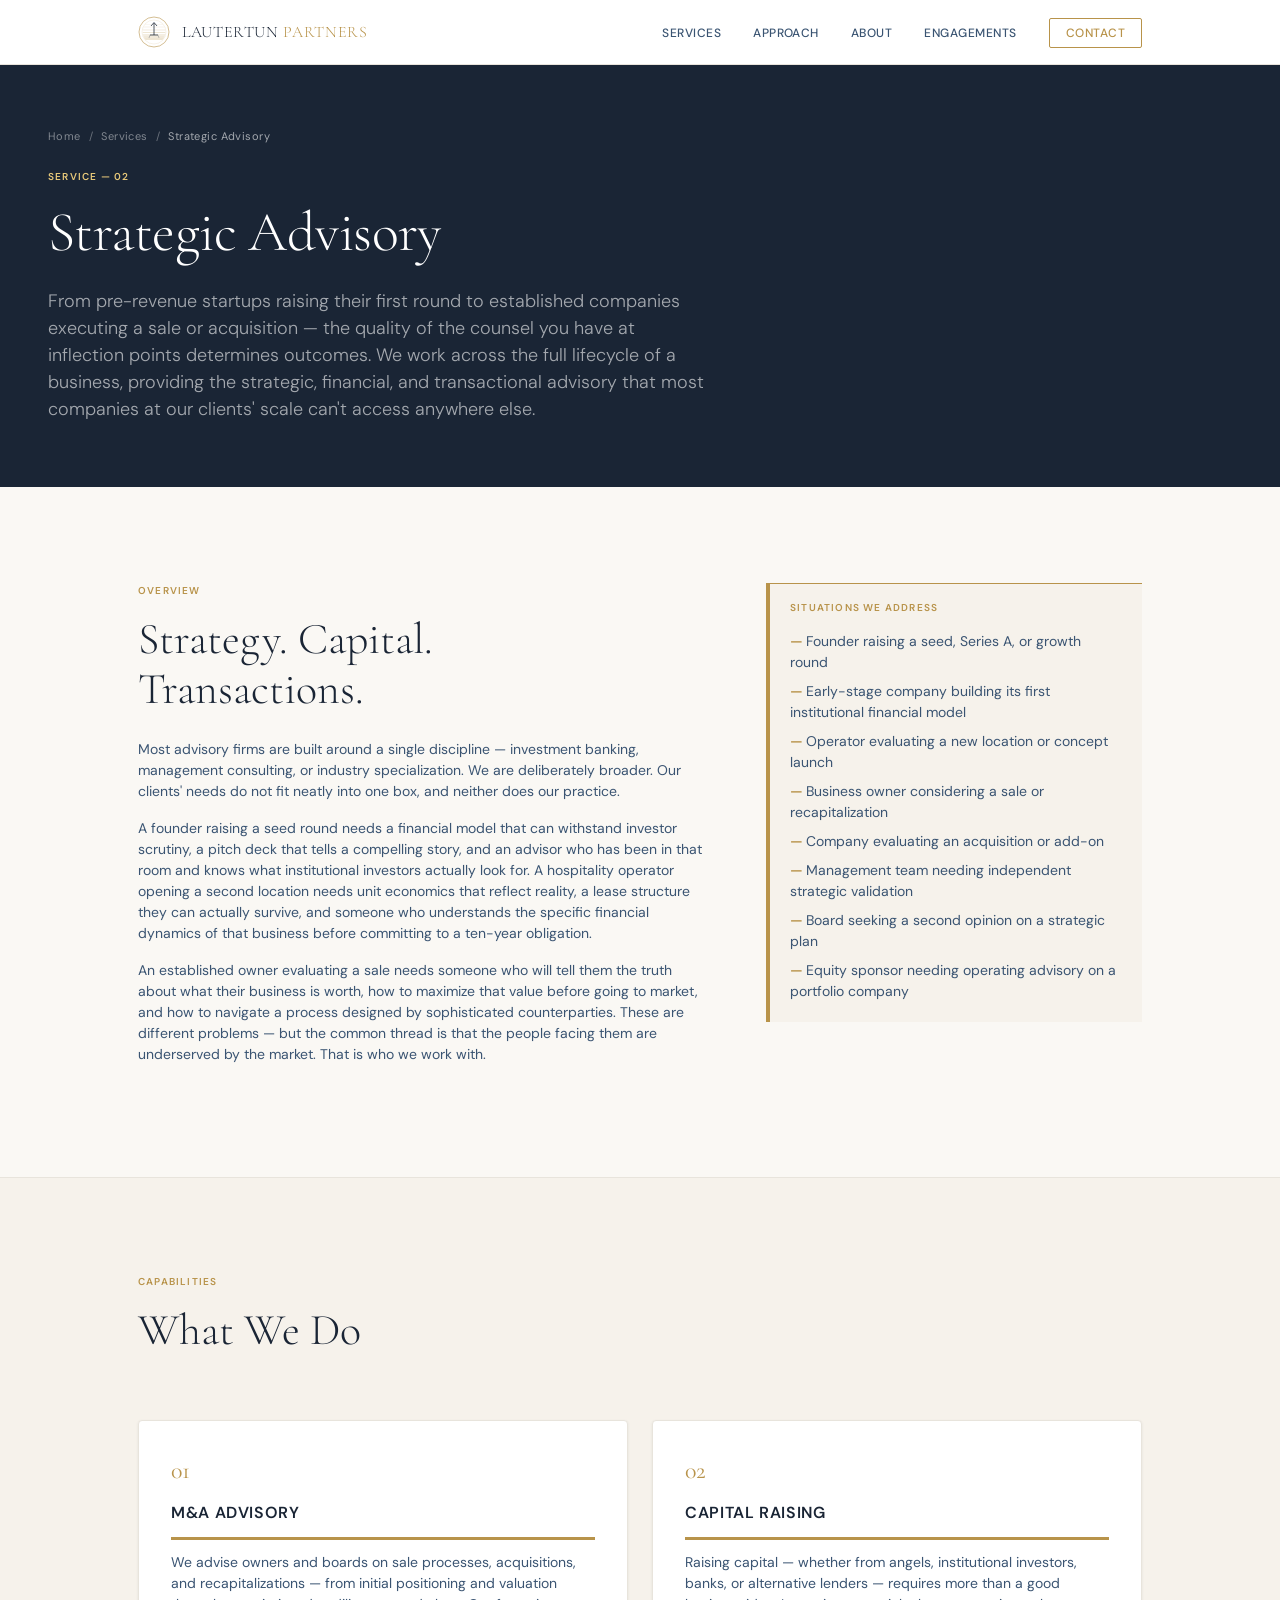
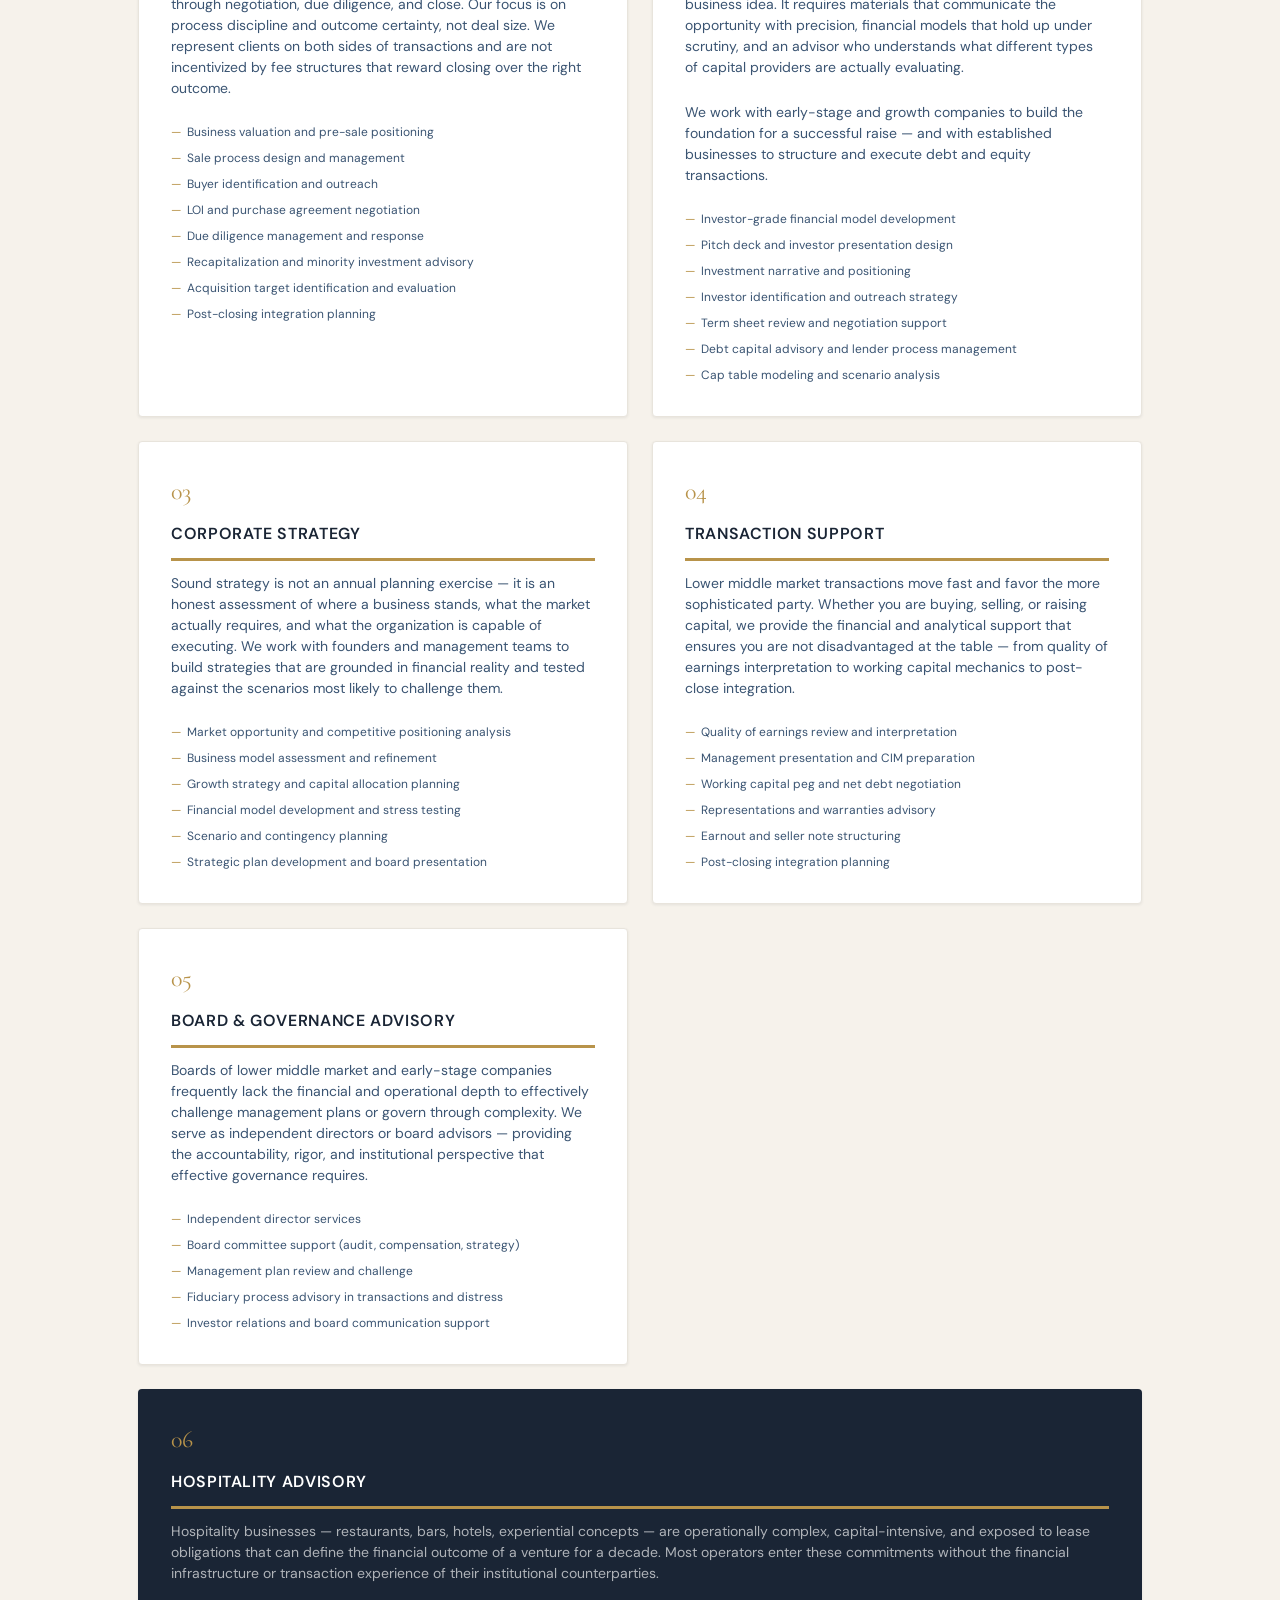
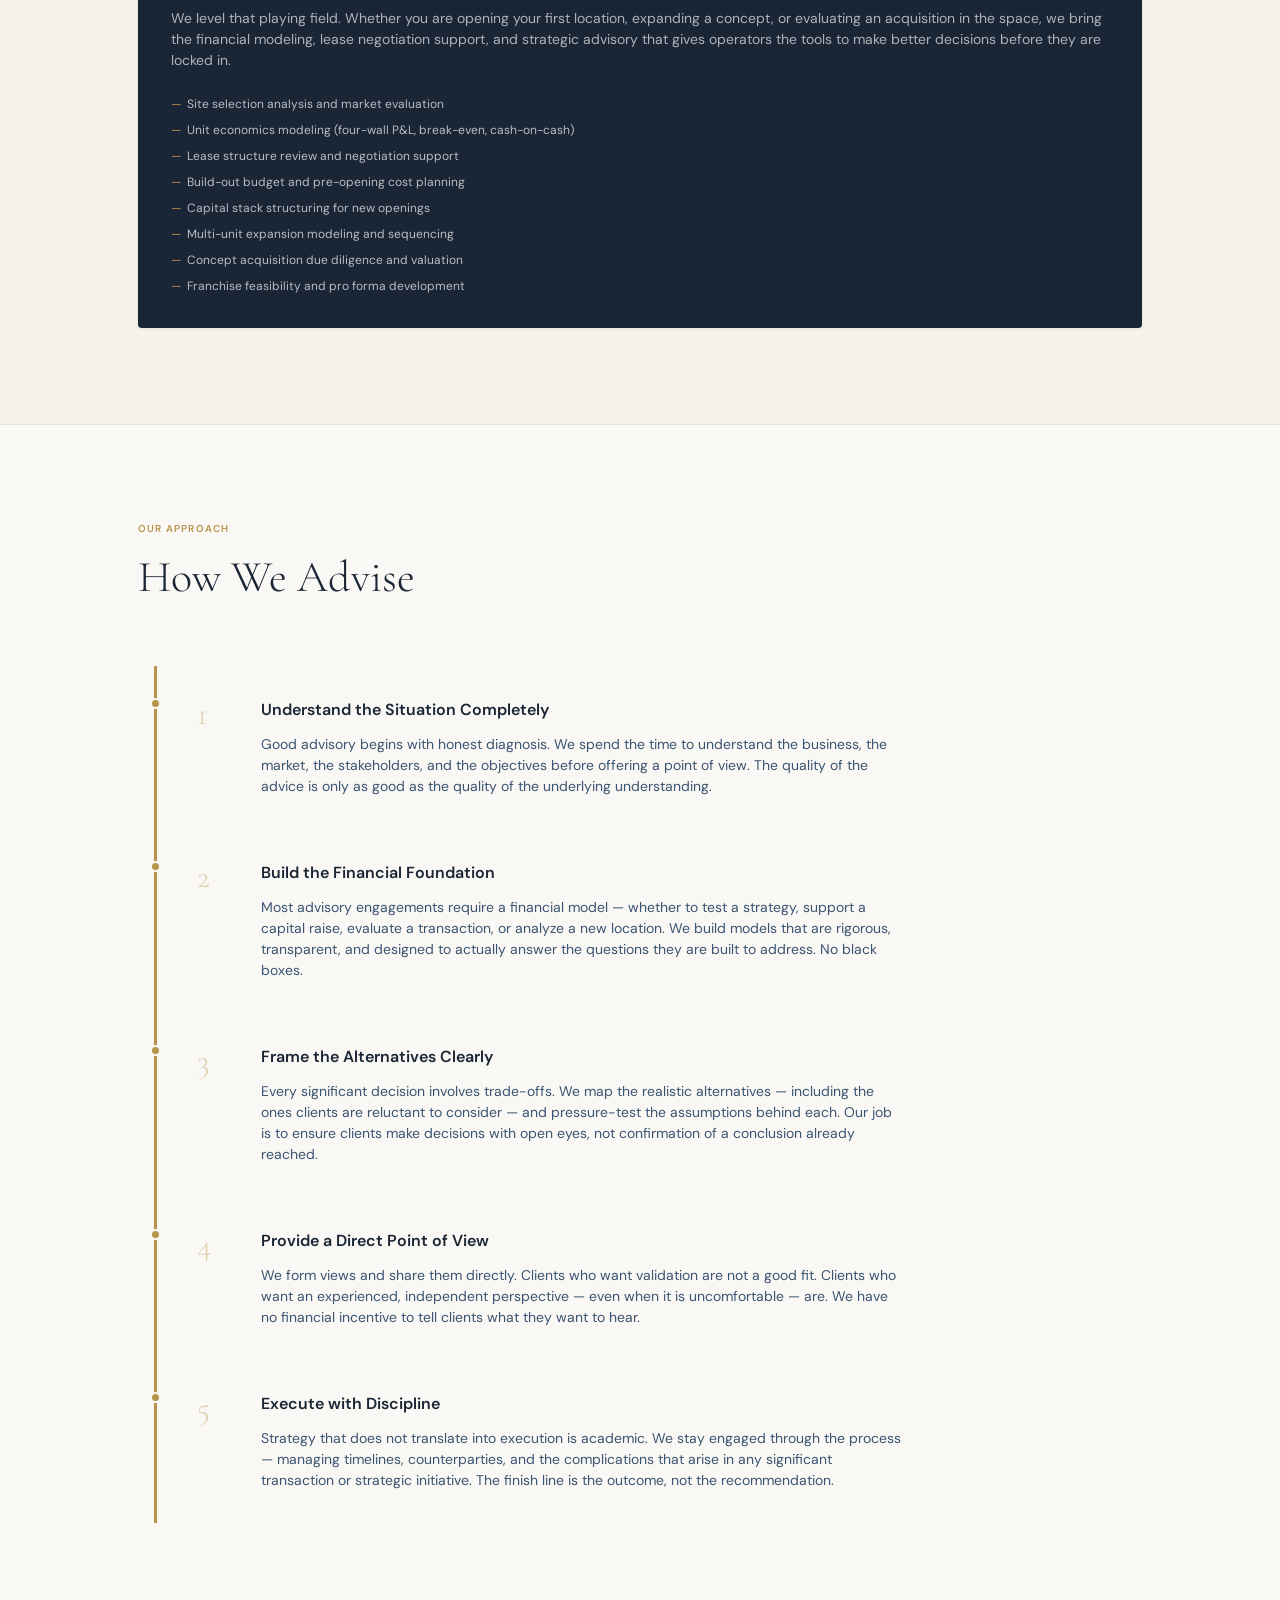
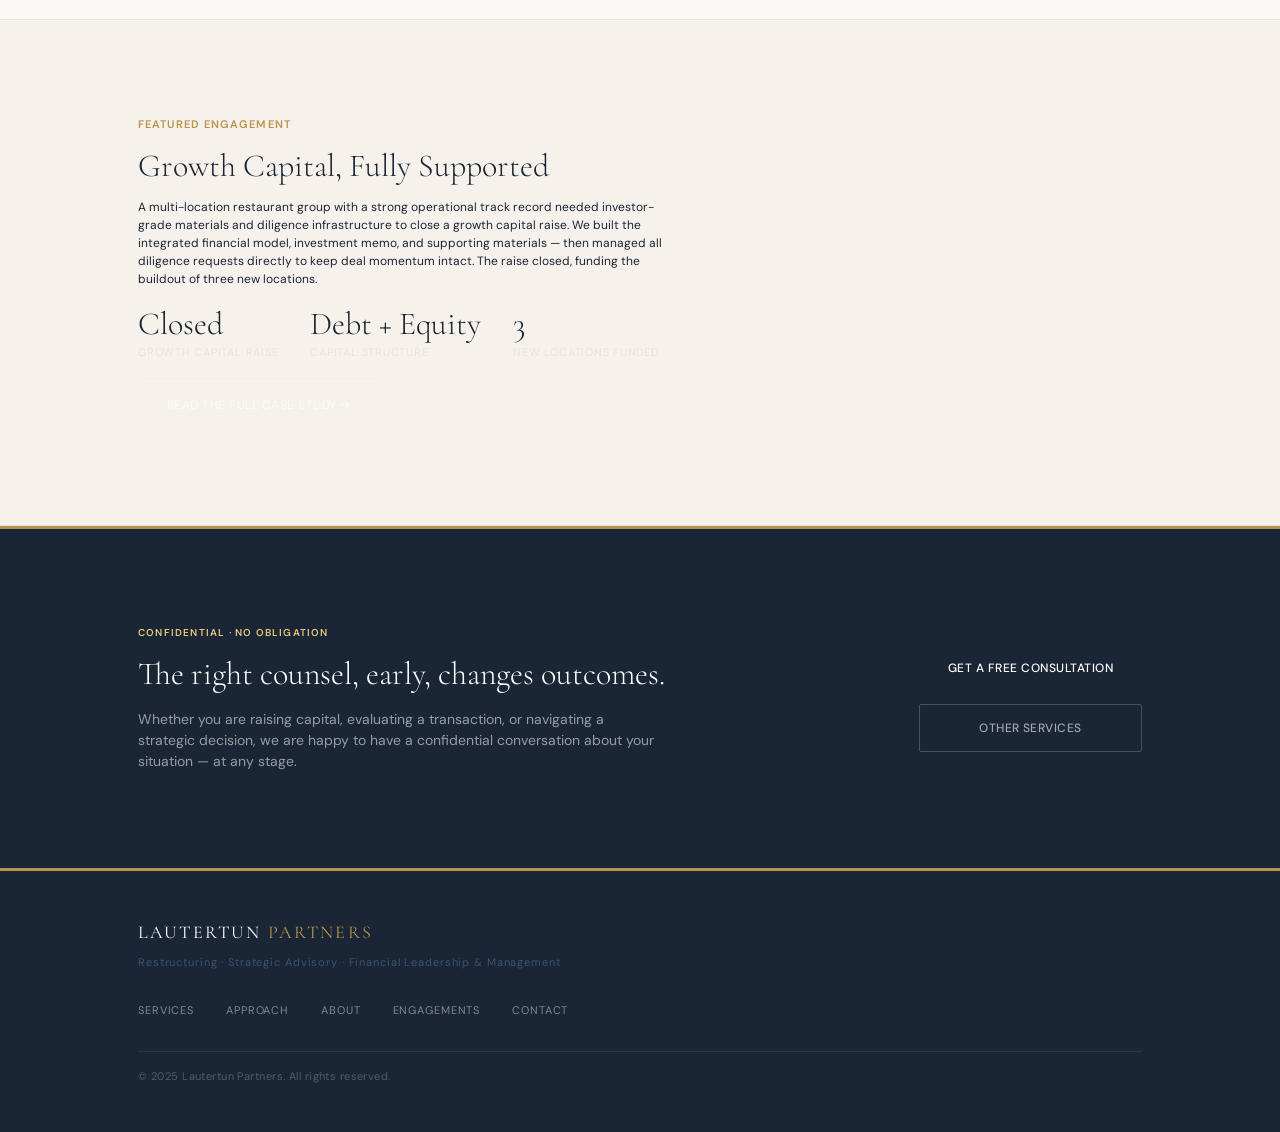
<file: advisory.html>
<!DOCTYPE html>
<html lang="en">
<head>
<meta charset="UTF-8">
<meta name="viewport" content="width=device-width, initial-scale=1.0">
<title>M&amp;A Advisory, Capital Raising &amp; Corporate Strategy — Lautertun Partners</title>
<meta name="description" content="M&amp;A advisory, capital raising, and corporate strategy for lower middle market and early-stage companies. Hospitality site selection, lease negotiation, and multi-unit expansion advisory.">
<meta name="robots" content="index, follow">
<link rel="canonical" href="https://lautertunpartners.com/advisory.html">
<meta property="og:type" content="website">
<meta property="og:url" content="https://lautertunpartners.com/advisory.html">
<meta property="og:title" content="M&amp;A Advisory, Capital Raising &amp; Corporate Strategy — Lautertun Partners">
<meta property="og:description" content="M&amp;A advisory, capital raising, and corporate strategy for lower middle market and early-stage companies. Hospitality advisory including site selection and lease negotiation.">
<meta property="og:site_name" content="Lautertun Partners">
<link rel="icon" type="image/svg+xml" href="favicon.svg">
<link rel="preconnect" href="https://fonts.googleapis.com">
<link href="https://fonts.googleapis.com/css2?family=Cormorant+Garamond:ital,wght@0,300;0,400;0,500;0,600;1,300;1,400&family=DM+Sans:wght@300;400;500;600&display=swap" rel="stylesheet">
<link rel="stylesheet" href="lautertun-brand.css">
<link rel="stylesheet" href="site.css">
<link rel="stylesheet" href="service-page.css">
<link rel="stylesheet" href="case-study.css">
</head>
<body>

<!-- ── NAVIGATION ─────────────────────────────────────────────────────────── -->
<header class="nav-wrap">
  <nav class="nav-inner">
    <a href="index.html" class="nav-logo" aria-label="Lautertun Partners">
      <svg width="32" height="32" viewBox="0 0 64 64" fill="none" xmlns="http://www.w3.org/2000/svg">
        <circle cx="32" cy="32" r="30" stroke="#B8934A" stroke-width="1.2" fill="none"/>
        <circle cx="32" cy="32" r="24" stroke="#B8934A" stroke-width="0.6" fill="none" opacity="0.4"/>
        <clipPath id="nc2"><circle cx="32" cy="32" r="23"/></clipPath>
        <g clip-path="url(#nc2)">
          <line x1="9" y1="46" x2="55" y2="46" stroke="#B8934A" stroke-width="1.1" opacity="0.9"/>
          <line x1="9" y1="42" x2="55" y2="42" stroke="#B8934A" stroke-width="1.0" opacity="0.8"/>
          <line x1="9" y1="38" x2="55" y2="38" stroke="#B8934A" stroke-width="0.9" opacity="0.7"/>
          <line x1="9" y1="33" x2="55" y2="33" stroke="#B8934A" stroke-width="0.8" opacity="0.6"/>
          <line x1="9" y1="28" x2="55" y2="28" stroke="#B8934A" stroke-width="0.7" opacity="0.5"/>
          <line x1="9" y1="22" x2="55" y2="22" stroke="#B8934A" stroke-width="0.6" opacity="0.4"/>
          <line x1="9" y1="17" x2="55" y2="17" stroke="#B8934A" stroke-width="0.5" opacity="0.3"/>
        </g>
        <line x1="32" y1="38" x2="32" y2="14" stroke="#1A2535" stroke-width="1.5"/>
        <polyline points="26,20 32,13 38,20" stroke="#1A2535" stroke-width="1.5" fill="none" stroke-linejoin="round"/>
        <line x1="24" y1="38" x2="40" y2="38" stroke="#1A2535" stroke-width="1.5"/>
        <line x1="24" y1="38" x2="22" y2="44" stroke="#1A2535" stroke-width="1" opacity="0.5"/>
        <line x1="40" y1="38" x2="42" y2="44" stroke="#1A2535" stroke-width="1" opacity="0.5"/>
      </svg>
      <span class="nav-wordmark">LAUTERTUN <em>PARTNERS</em></span>
    </a>
    <ul class="nav-links">
      <li class="nav-has-dropdown">
        <a href="index.html#services">Services</a>
        <ul class="nav-dropdown">
          <li><a href="restructuring.html">Turnaround &amp; Restructuring</a></li>
          <li><a href="advisory.html">Strategic Advisory</a></li>
          <li><a href="financial-leadership.html">Office of the CFO</a></li>
        </ul>
      </li>
      <li><a href="index.html#approach">Approach</a></li>
      <li><a href="index.html#about">About</a></li>
      <li><a href="cases.html">Engagements</a></li>
      <li><a href="index.html#contact" class="nav-cta">Contact</a></li>
    </ul>
    <button class="nav-toggle" aria-label="Open menu" aria-expanded="false">
      <span></span><span></span><span></span>
    </button>
  </nav>
</header>


<!-- ── PAGE HERO ──────────────────────────────────────────────────────────── -->
<section class="page-hero">
  <div class="page-hero-inner container">
    <div class="breadcrumb">
      <a href="index.html">Home</a>
      <span>/</span>
      <a href="index.html#services">Services</a>
      <span>/</span>
      <span>Strategic Advisory</span>
    </div>
    <span class="ltp-overline" style="color:#E8C97A">Service — 02</span>
    <h1>Strategic Advisory</h1>
    <p class="page-hero-sub">From pre-revenue startups raising their first round to established companies executing a sale or acquisition — the quality of the counsel you have at inflection points determines outcomes. We work across the full lifecycle of a business, providing the strategic, financial, and transactional advisory that most companies at our clients' scale can't access anywhere else.</p>
  </div>
</section>


<!-- ── OVERVIEW ───────────────────────────────────────────────────────────── -->
<section class="section sp-overview">
  <div class="container sp-two-col">
    <div class="sp-overview-text">
      <span class="ltp-overline">Overview</span>
      <h2>Strategy. Capital.<br>Transactions.</h2>
      <p>Most advisory firms are built around a single discipline — investment banking, management consulting, or industry specialization. We are deliberately broader. Our clients' needs do not fit neatly into one box, and neither does our practice.</p>
      <p>A founder raising a seed round needs a financial model that can withstand investor scrutiny, a pitch deck that tells a compelling story, and an advisor who has been in that room and knows what institutional investors actually look for. A hospitality operator opening a second location needs unit economics that reflect reality, a lease structure they can actually survive, and someone who understands the specific financial dynamics of that business before committing to a ten-year obligation.</p>
      <p>An established owner evaluating a sale needs someone who will tell them the truth about what their business is worth, how to maximize that value before going to market, and how to navigate a process designed by sophisticated counterparties. These are different problems — but the common thread is that the people facing them are underserved by the market. That is who we work with.</p>
    </div>
    <div class="sp-overview-callout ltp-highlight-box">
      <span class="ltp-overline">Situations We Address</span>
      <ul>
        <li>Founder raising a seed, Series A, or growth round</li>
        <li>Early-stage company building its first institutional financial model</li>
        <li>Operator evaluating a new location or concept launch</li>
        <li>Business owner considering a sale or recapitalization</li>
        <li>Company evaluating an acquisition or add-on</li>
        <li>Management team needing independent strategic validation</li>
        <li>Board seeking a second opinion on a strategic plan</li>
        <li>Equity sponsor needing operating advisory on a portfolio company</li>
      </ul>
    </div>
  </div>
</section>


<!-- ── CAPABILITIES ───────────────────────────────────────────────────────── -->
<section class="section sp-capabilities">
  <div class="container">
    <div class="section-header">
      <span class="ltp-overline">Capabilities</span>
      <h2>What We Do</h2>
    </div>
    <div class="sp-cap-grid">

      <div class="sp-cap-card">
        <div class="sp-cap-number ltp-section-number">01</div>
        <h3>M&amp;A Advisory</h3>
        <p>We advise owners and boards on sale processes, acquisitions, and recapitalizations — from initial positioning and valuation through negotiation, due diligence, and close. Our focus is on process discipline and outcome certainty, not deal size. We represent clients on both sides of transactions and are not incentivized by fee structures that reward closing over the right outcome.</p>
        <ul class="service-list">
          <li>Business valuation and pre-sale positioning</li>
          <li>Sale process design and management</li>
          <li>Buyer identification and outreach</li>
          <li>LOI and purchase agreement negotiation</li>
          <li>Due diligence management and response</li>
          <li>Recapitalization and minority investment advisory</li>
          <li>Acquisition target identification and evaluation</li>
          <li>Post-closing integration planning</li>
        </ul>
      </div>

      <div class="sp-cap-card">
        <div class="sp-cap-number ltp-section-number">02</div>
        <h3>Capital Raising</h3>
        <p>Raising capital — whether from angels, institutional investors, banks, or alternative lenders — requires more than a good business idea. It requires materials that communicate the opportunity with precision, financial models that hold up under scrutiny, and an advisor who understands what different types of capital providers are actually evaluating.</p>
        <p style="margin-top:12px">We work with early-stage and growth companies to build the foundation for a successful raise — and with established businesses to structure and execute debt and equity transactions.</p>
        <ul class="service-list">
          <li>Investor-grade financial model development</li>
          <li>Pitch deck and investor presentation design</li>
          <li>Investment narrative and positioning</li>
          <li>Investor identification and outreach strategy</li>
          <li>Term sheet review and negotiation support</li>
          <li>Debt capital advisory and lender process management</li>
          <li>Cap table modeling and scenario analysis</li>
        </ul>
      </div>

      <div class="sp-cap-card">
        <div class="sp-cap-number ltp-section-number">03</div>
        <h3>Corporate Strategy</h3>
        <p>Sound strategy is not an annual planning exercise — it is an honest assessment of where a business stands, what the market actually requires, and what the organization is capable of executing. We work with founders and management teams to build strategies that are grounded in financial reality and tested against the scenarios most likely to challenge them.</p>
        <ul class="service-list">
          <li>Market opportunity and competitive positioning analysis</li>
          <li>Business model assessment and refinement</li>
          <li>Growth strategy and capital allocation planning</li>
          <li>Financial model development and stress testing</li>
          <li>Scenario and contingency planning</li>
          <li>Strategic plan development and board presentation</li>
        </ul>
      </div>

      <div class="sp-cap-card">
        <div class="sp-cap-number ltp-section-number">04</div>
        <h3>Transaction Support</h3>
        <p>Lower middle market transactions move fast and favor the more sophisticated party. Whether you are buying, selling, or raising capital, we provide the financial and analytical support that ensures you are not disadvantaged at the table — from quality of earnings interpretation to working capital mechanics to post-close integration.</p>
        <ul class="service-list">
          <li>Quality of earnings review and interpretation</li>
          <li>Management presentation and CIM preparation</li>
          <li>Working capital peg and net debt negotiation</li>
          <li>Representations and warranties advisory</li>
          <li>Earnout and seller note structuring</li>
          <li>Post-closing integration planning</li>
        </ul>
      </div>

      <div class="sp-cap-card">
        <div class="sp-cap-number ltp-section-number">05</div>
        <h3>Board &amp; Governance Advisory</h3>
        <p>Boards of lower middle market and early-stage companies frequently lack the financial and operational depth to effectively challenge management plans or govern through complexity. We serve as independent directors or board advisors — providing the accountability, rigor, and institutional perspective that effective governance requires.</p>
        <ul class="service-list">
          <li>Independent director services</li>
          <li>Board committee support (audit, compensation, strategy)</li>
          <li>Management plan review and challenge</li>
          <li>Fiduciary process advisory in transactions and distress</li>
          <li>Investor relations and board communication support</li>
        </ul>
      </div>

      <div class="sp-cap-card sp-cap-card--featured">
        <div class="sp-cap-number ltp-section-number">06</div>
        <h3>Hospitality Advisory</h3>
        <p>Hospitality businesses — restaurants, bars, hotels, experiential concepts — are operationally complex, capital-intensive, and exposed to lease obligations that can define the financial outcome of a venture for a decade. Most operators enter these commitments without the financial infrastructure or transaction experience of their institutional counterparties.</p>
        <p style="margin-top: 16px;">We level that playing field. Whether you are opening your first location, expanding a concept, or evaluating an acquisition in the space, we bring the financial modeling, lease negotiation support, and strategic advisory that gives operators the tools to make better decisions before they are locked in.</p>
        <ul class="service-list" style="margin-top: 16px;">
          <li>Site selection analysis and market evaluation</li>
          <li>Unit economics modeling (four-wall P&amp;L, break-even, cash-on-cash)</li>
          <li>Lease structure review and negotiation support</li>
          <li>Build-out budget and pre-opening cost planning</li>
          <li>Capital stack structuring for new openings</li>
          <li>Multi-unit expansion modeling and sequencing</li>
          <li>Concept acquisition due diligence and valuation</li>
          <li>Franchise feasibility and pro forma development</li>
        </ul>
      </div>

    </div>
  </div>
</section>


<!-- ── PROCESS ────────────────────────────────────────────────────────────── -->
<section class="section sp-process">
  <div class="container">
    <div class="section-header">
      <span class="ltp-overline">Our Approach</span>
      <h2>How We Advise</h2>
    </div>
    <div class="sp-process-steps">
      <div class="sp-step">
        <div class="sp-step-num">1</div>
        <div class="sp-step-content">
          <h4>Understand the Situation Completely</h4>
          <p>Good advisory begins with honest diagnosis. We spend the time to understand the business, the market, the stakeholders, and the objectives before offering a point of view. The quality of the advice is only as good as the quality of the underlying understanding.</p>
        </div>
      </div>
      <div class="sp-step">
        <div class="sp-step-num">2</div>
        <div class="sp-step-content">
          <h4>Build the Financial Foundation</h4>
          <p>Most advisory engagements require a financial model — whether to test a strategy, support a capital raise, evaluate a transaction, or analyze a new location. We build models that are rigorous, transparent, and designed to actually answer the questions they are built to address. No black boxes.</p>
        </div>
      </div>
      <div class="sp-step">
        <div class="sp-step-num">3</div>
        <div class="sp-step-content">
          <h4>Frame the Alternatives Clearly</h4>
          <p>Every significant decision involves trade-offs. We map the realistic alternatives — including the ones clients are reluctant to consider — and pressure-test the assumptions behind each. Our job is to ensure clients make decisions with open eyes, not confirmation of a conclusion already reached.</p>
        </div>
      </div>
      <div class="sp-step">
        <div class="sp-step-num">4</div>
        <div class="sp-step-content">
          <h4>Provide a Direct Point of View</h4>
          <p>We form views and share them directly. Clients who want validation are not a good fit. Clients who want an experienced, independent perspective — even when it is uncomfortable — are. We have no financial incentive to tell clients what they want to hear.</p>
        </div>
      </div>
      <div class="sp-step">
        <div class="sp-step-num">5</div>
        <div class="sp-step-content">
          <h4>Execute with Discipline</h4>
          <p>Strategy that does not translate into execution is academic. We stay engaged through the process — managing timelines, counterparties, and the complications that arise in any significant transaction or strategic initiative. The finish line is the outcome, not the recommendation.</p>
        </div>
      </div>
    </div>
  </div>
</section>


<!-- ── FEATURED CASE ──────────────────────────────────────────────────────── -->
<section class="section sp-featured-case">
  <div class="container sp-fc-inner">
    <div>
      <div class="sp-fc-tag">Featured Engagement</div>
      <h3>Growth Capital, Fully Supported</h3>
      <p>A multi-location restaurant group with a strong operational track record needed investor-grade materials and diligence infrastructure to close a growth capital raise. We built the integrated financial model, investment memo, and supporting materials — then managed all diligence requests directly to keep deal momentum intact. The raise closed, funding the buildout of three new locations.</p>
      <div class="sp-fc-stats">
        <div>
          <div class="sp-fc-stat-val">Closed</div>
          <div class="sp-fc-stat-label">Growth capital raise</div>
        </div>
        <div>
          <div class="sp-fc-stat-val">Debt + Equity</div>
          <div class="sp-fc-stat-label">Capital structure</div>
        </div>
        <div>
          <div class="sp-fc-stat-val">3</div>
          <div class="sp-fc-stat-label">New locations funded</div>
        </div>
      </div>
      <a href="case-restaurant-capital.html" class="btn-outline">Read the Full Case Study →</a>
    </div>
  </div>
</section>

<!-- ── CTA ────────────────────────────────────────────────────────────────── -->
<section class="section sp-cta">
  <div class="container sp-cta-inner">
    <div>
      <span class="ltp-overline">Confidential · No Obligation</span>
      <h2>The right counsel, early, changes outcomes.</h2>
      <p>Whether you are raising capital, evaluating a transaction, or navigating a strategic decision, we are happy to have a confidential conversation about your situation — at any stage.</p>
    </div>
    <div class="sp-cta-actions">
      <a href="index.html#contact" class="btn-primary">Get a Free Consultation</a>
      <a href="index.html#services" class="btn-outline">Other Services</a>
    </div>
  </div>
</section>


<!-- ── FOOTER ─────────────────────────────────────────────────────────────── -->
<footer class="footer">
  <div class="container footer-inner">
    <div class="footer-brand">
      <span class="footer-wordmark ltp-wordmark">LAUTERTUN <span>PARTNERS</span></span>
      <p class="ltp-tagline" style="margin-top:8px">Restructuring · Strategic Advisory · Financial Leadership &amp; Management</p>
    </div>
    <nav class="footer-nav" aria-label="Footer navigation">
      <a href="index.html#services">Services</a>
      <a href="index.html#approach">Approach</a>
      <a href="index.html#about">About</a>
      <a href="cases.html">Engagements</a>
      <a href="index.html#contact">Contact</a>
    </nav>
    <p class="footer-legal">&copy; 2025 Lautertun Partners. All rights reserved.</p>
  </div>
</footer>

<script>
  const toggle = document.querySelector('.nav-toggle');
  const navLinks = document.querySelector('.nav-links');
  toggle.addEventListener('click', () => {
    const open = toggle.getAttribute('aria-expanded') === 'true';
    toggle.setAttribute('aria-expanded', String(!open));
    navLinks.classList.toggle('is-open');
  });
  const nav = document.querySelector('.nav-wrap');
  window.addEventListener('scroll', () => {
    nav.classList.toggle('is-scrolled', window.scrollY > 20);
  }, { passive: true });
</script>
</body>
</html>
</file>
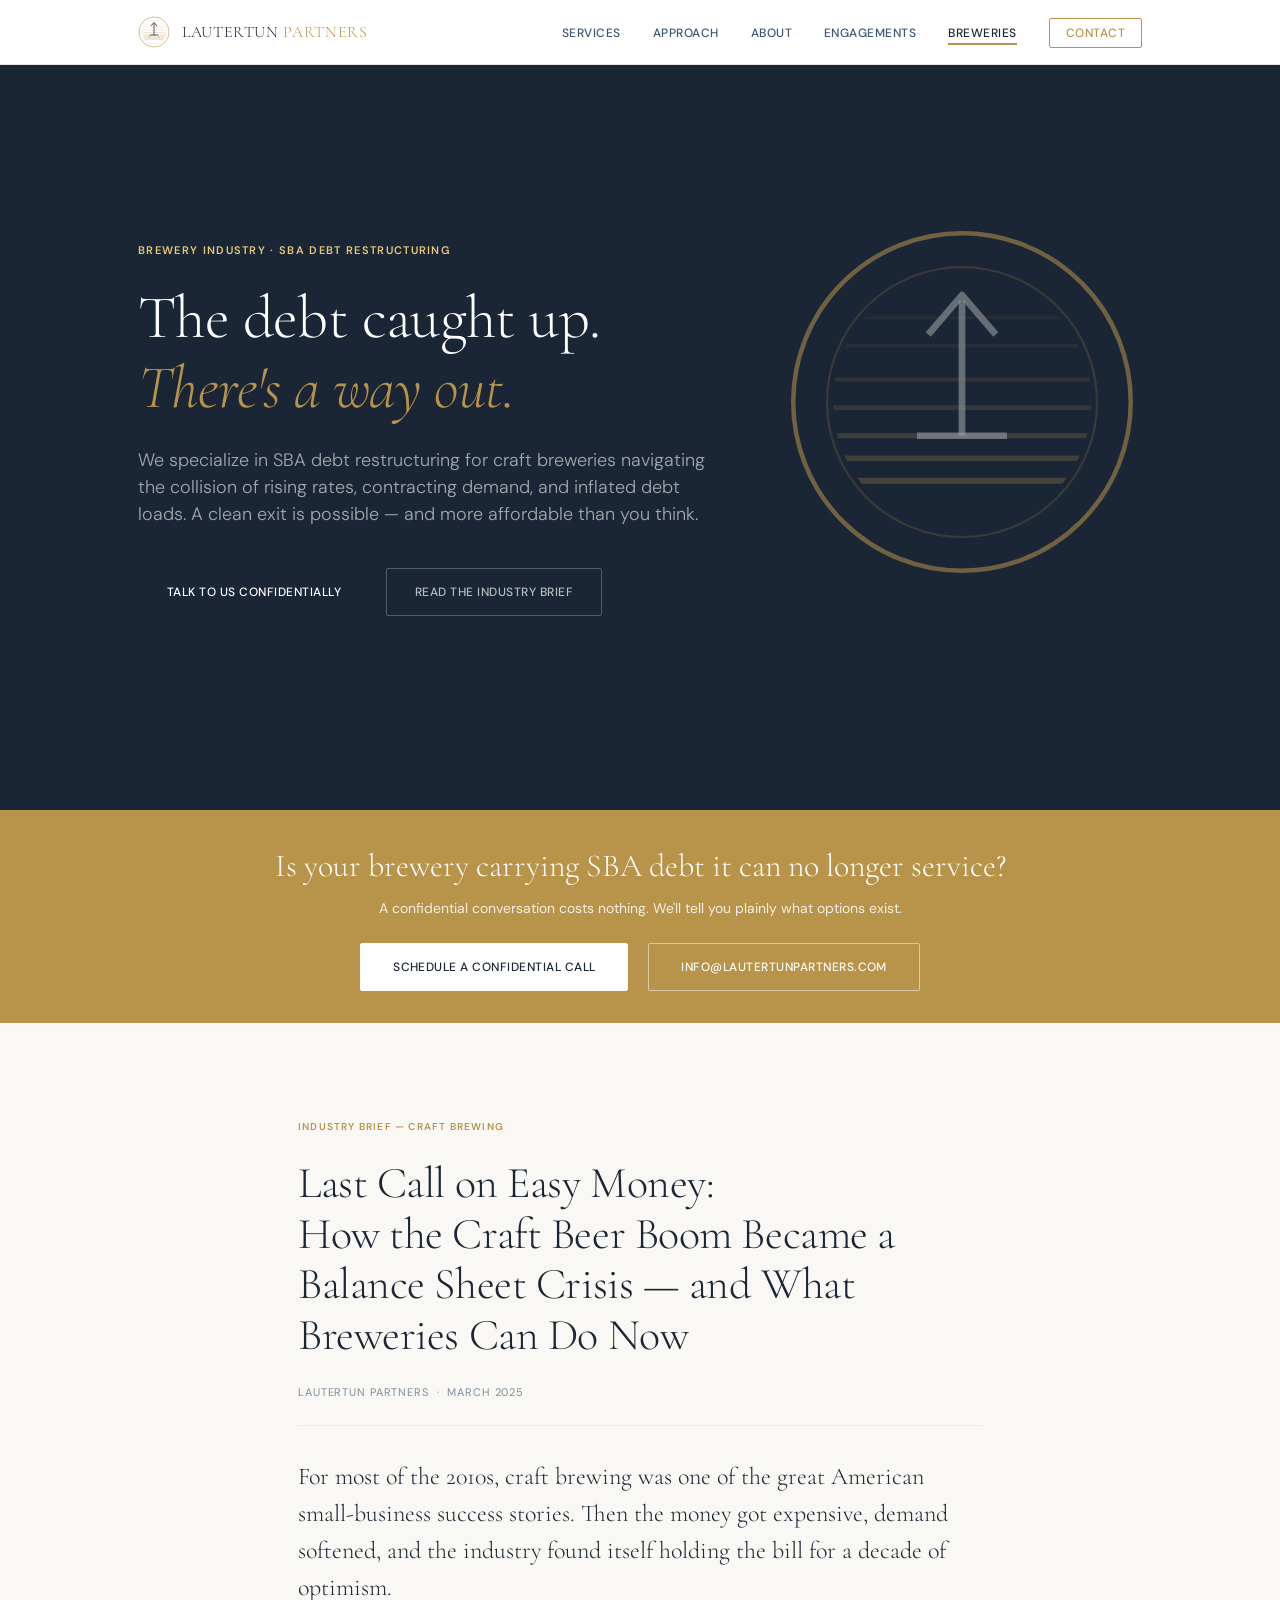
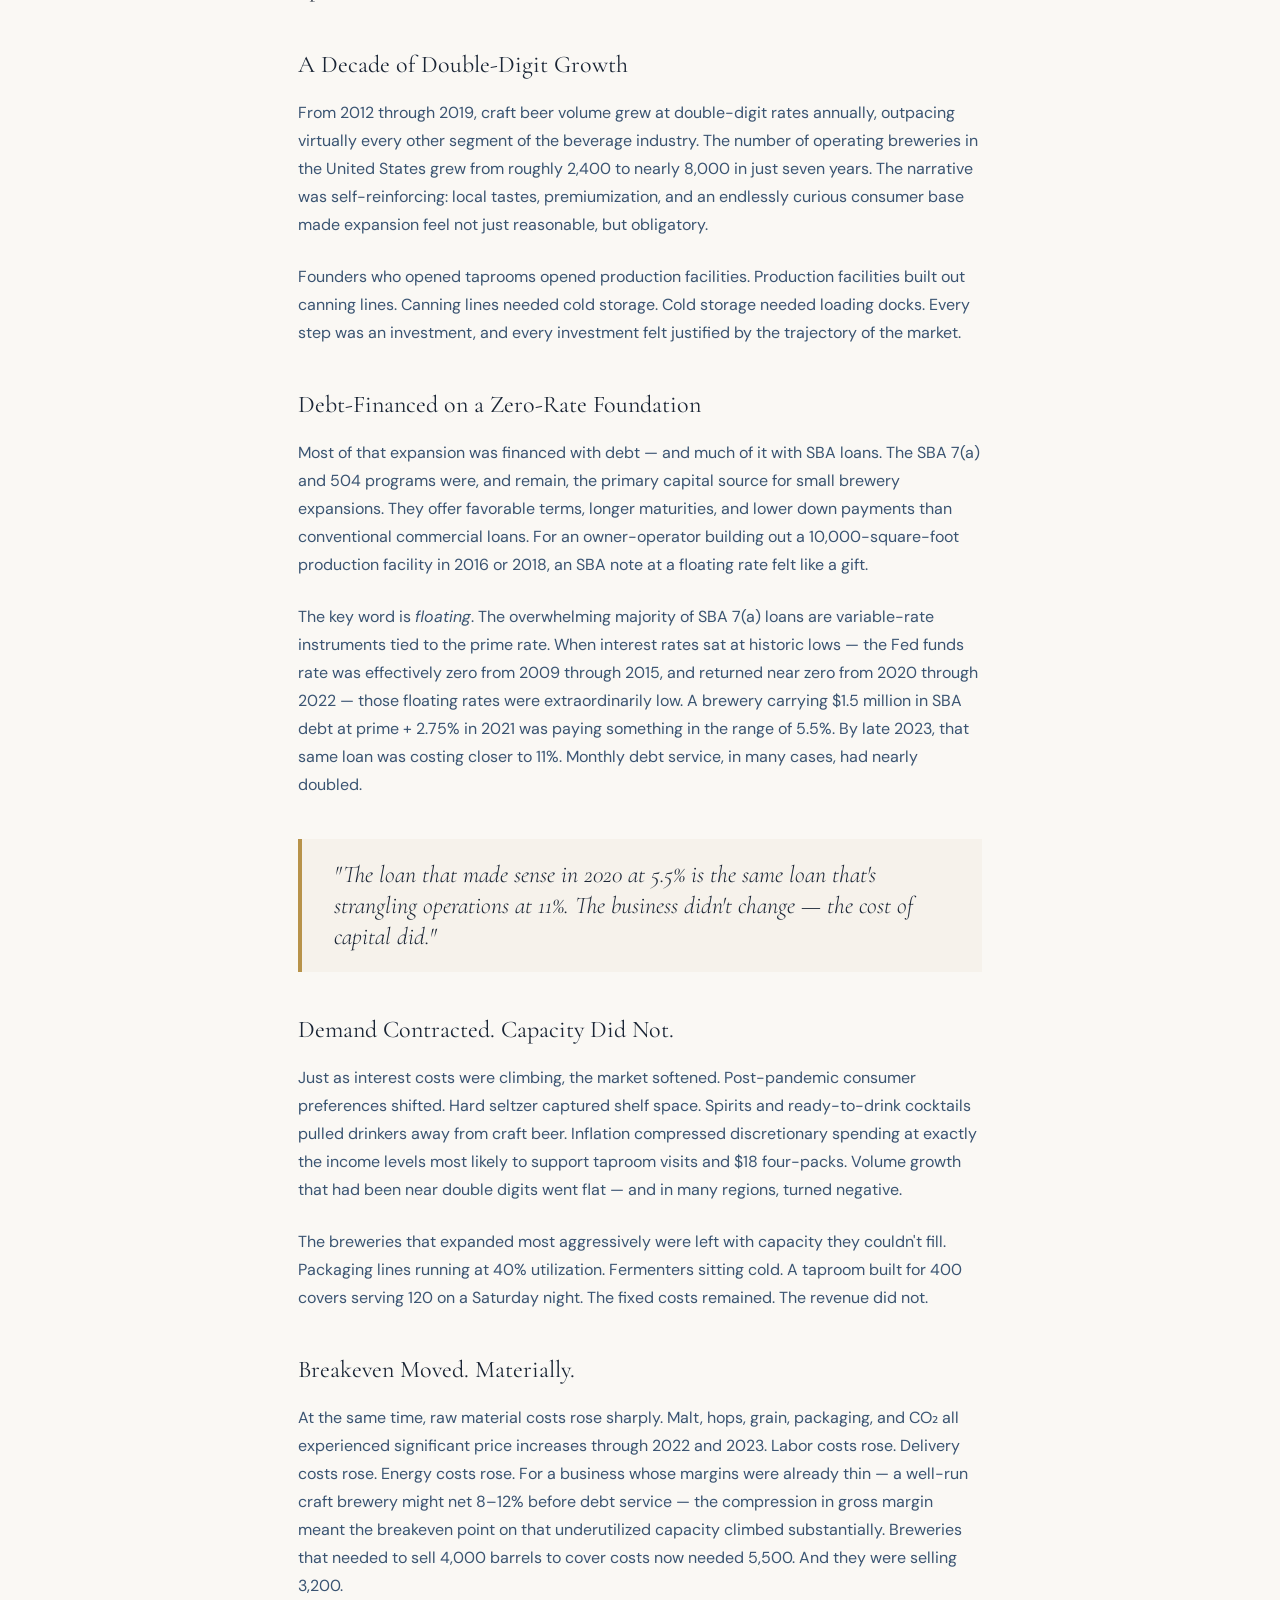
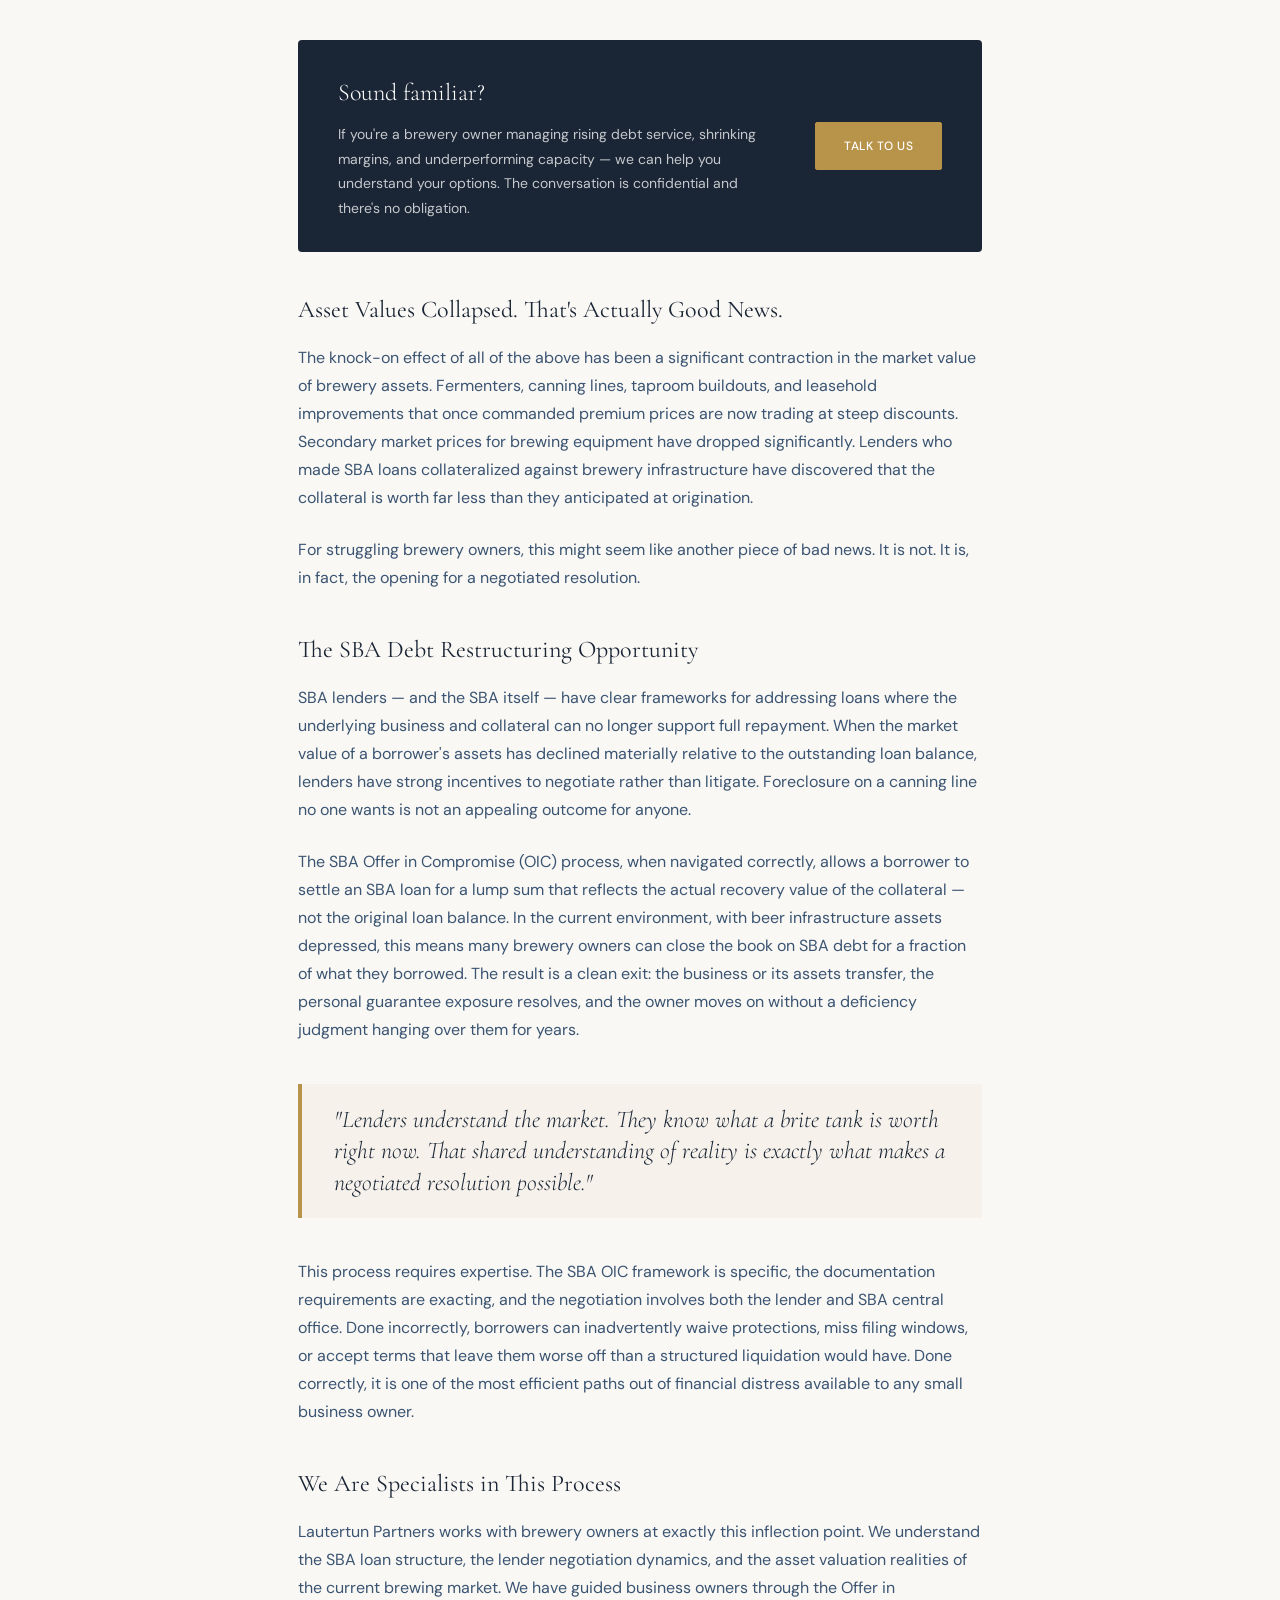
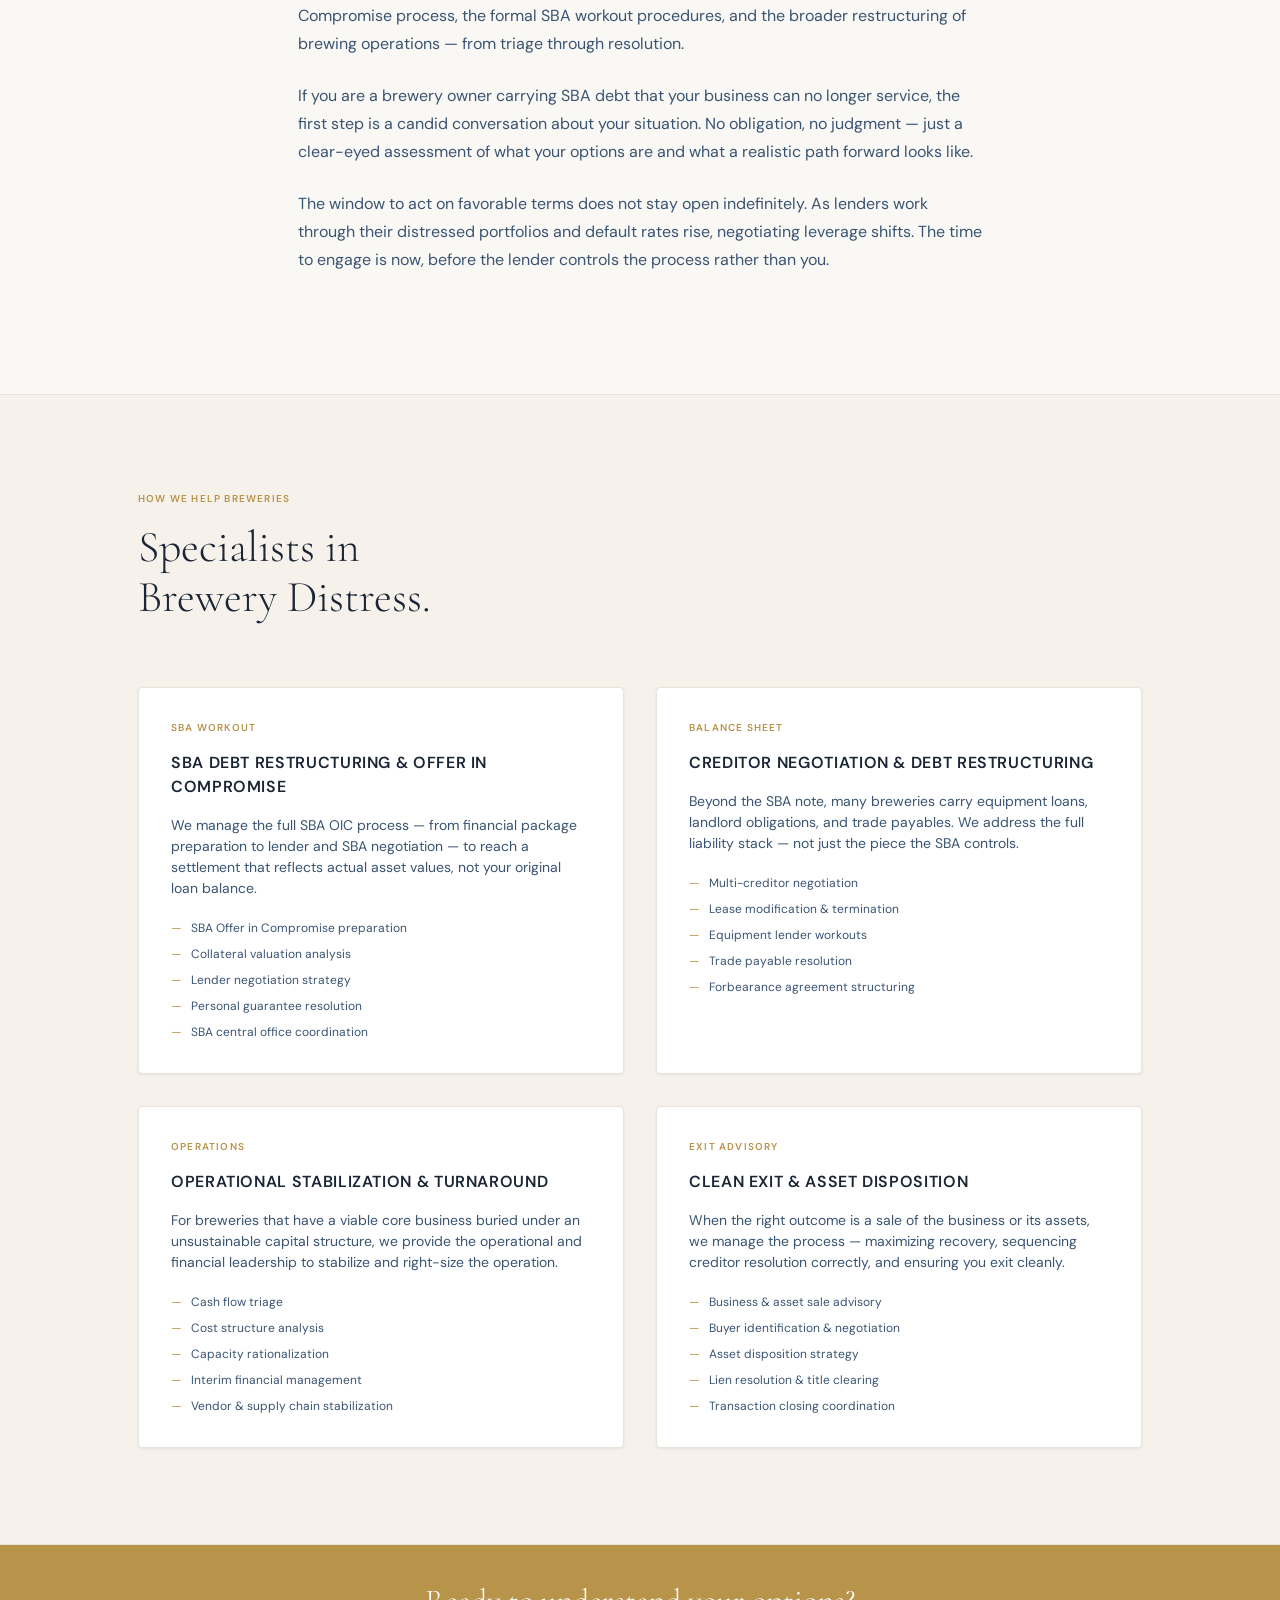
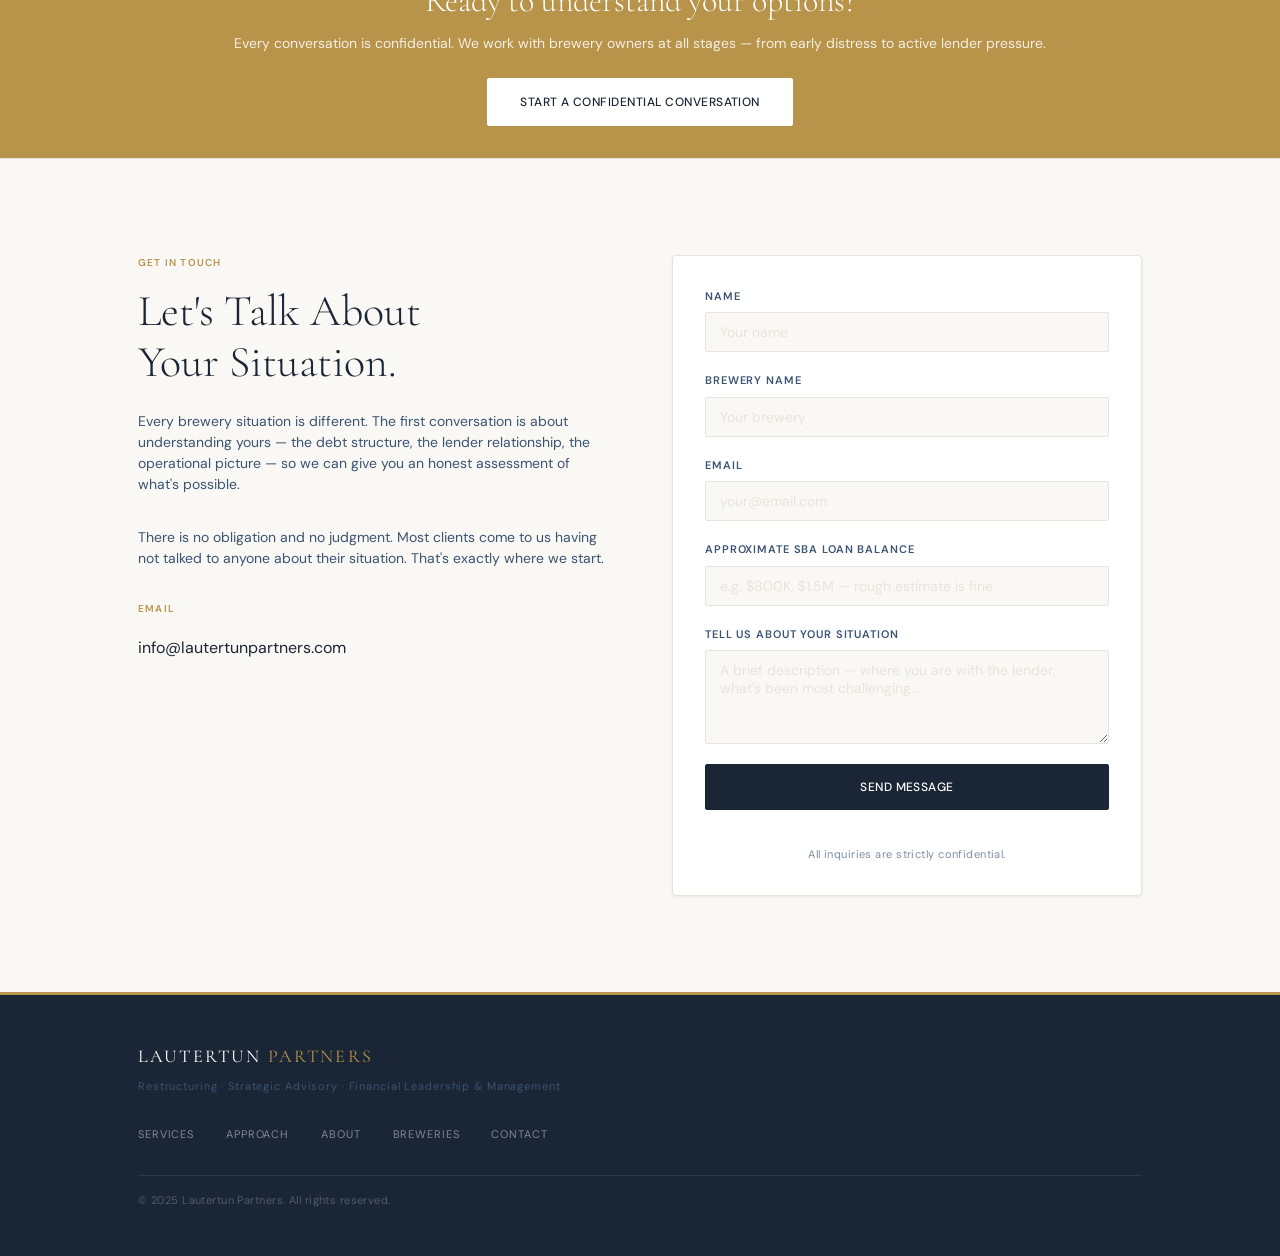
<file: breweries.html>
<!DOCTYPE html>
<html lang="en">
<head>
<meta charset="UTF-8">
<meta name="viewport" content="width=device-width, initial-scale=1.0">
<title>SBA Debt Help for Craft Breweries | Brewery Restructuring — Lautertun Partners</title>
<meta name="description" content="SBA debt workout specialists for craft breweries in financial distress. Offer in compromise, loan modifications, and clean exits for brewery owners with SBA 7(a) and 504 loans they can no longer service.">
<meta name="robots" content="index, follow">
<link rel="canonical" href="https://lautertunpartners.com/breweries.html">
<meta property="og:type" content="website">
<meta property="og:url" content="https://lautertunpartners.com/breweries.html">
<meta property="og:title" content="SBA Debt Help for Craft Breweries — Lautertun Partners">
<meta property="og:description" content="SBA debt workout specialists for craft breweries in distress. Offer in compromise, loan modifications, and clean exits for brewery owners who can no longer service their SBA loans.">
<meta property="og:site_name" content="Lautertun Partners">
<link rel="icon" type="image/svg+xml" href="favicon.svg">
<link rel="preconnect" href="https://fonts.googleapis.com">
<link href="https://fonts.googleapis.com/css2?family=Cormorant+Garamond:ital,wght@0,300;0,400;0,500;0,600;1,300;1,400&family=DM+Sans:wght@300;400;500;600&display=swap" rel="stylesheet">
<link rel="stylesheet" href="lautertun-brand.css">
<link rel="stylesheet" href="site.css">
<style>

/* ── BREWERY PAGE OVERRIDES & ADDITIONS ────────────────────────────────── */

/* Hero — brewery-specific */
.hero-brewery .hero-headline {
  font-size: clamp(2.4rem, 5.5vw, 3.8rem);
}
.hero-brewery .hero-sub {
  max-width: 580px;
}
.hero-brewery .hero-eyebrow {
  letter-spacing: var(--tracking-widest);
  font-size: var(--text-xs);
}

/* Inline contact banner */
.contact-banner {
  background: var(--color-gold);
  padding: var(--space-8) 0;
  text-align: center;
}
.contact-banner h3 {
  font-family: var(--font-serif);
  font-size: var(--text-2xl);
  font-weight: var(--weight-light);
  color: var(--color-white);
  margin-bottom: var(--space-2);
}
.contact-banner p {
  font-size: var(--text-base);
  color: rgba(255,255,255,0.85);
  margin-bottom: var(--space-6);
}
.btn-white {
  display: inline-block;
  font-family: var(--font-sans);
  font-size: var(--text-sm);
  font-weight: var(--weight-medium);
  letter-spacing: var(--tracking-wide);
  text-transform: uppercase;
  color: var(--color-ink-navy);
  background: var(--color-white);
  border: 1px solid var(--color-white);
  padding: 14px 32px;
  border-radius: var(--border-radius-sm);
  text-decoration: none;
  transition: background 0.15s ease, color 0.15s ease;
}
.btn-white:hover {
  background: transparent;
  color: var(--color-white);
}
.btn-ghost-dark {
  display: inline-block;
  font-family: var(--font-sans);
  font-size: var(--text-sm);
  font-weight: var(--weight-medium);
  letter-spacing: var(--tracking-wide);
  text-transform: uppercase;
  color: var(--color-white);
  border: 1px solid rgba(255,255,255,0.5);
  padding: 14px 32px;
  border-radius: var(--border-radius-sm);
  text-decoration: none;
  margin-left: var(--space-4);
  transition: border-color 0.15s ease;
}
.btn-ghost-dark:hover { border-color: var(--color-white); }

/* Industry narrative / article */
.article-section {
  background: var(--color-bg-page);
  padding: var(--space-24) 0;
}
.article-wrap {
  max-width: 780px;
  margin: 0 auto;
  padding: 0 var(--space-12);
}
.article-label {
  display: block;
  margin-bottom: var(--space-6);
}
.article-title {
  font-family: var(--font-serif);
  font-size: clamp(1.9rem, 4vw, var(--text-3xl));
  font-weight: var(--weight-light);
  line-height: var(--leading-tight);
  color: var(--color-ink-navy);
  margin-bottom: var(--space-6);
  letter-spacing: var(--tracking-tight);
}
.article-byline {
  font-size: var(--text-xs);
  letter-spacing: var(--tracking-wider);
  text-transform: uppercase;
  color: var(--color-steel);
  opacity: 0.65;
  margin-bottom: var(--space-8);
  padding-bottom: var(--space-6);
  border-bottom: var(--border-hairline);
}
.article-lead {
  font-family: var(--font-serif);
  font-size: var(--text-xl);
  font-weight: var(--weight-light);
  line-height: 1.55;
  color: var(--color-ink-navy);
  margin-bottom: var(--space-8);
}
.article-body p {
  font-family: var(--font-sans);
  font-size: var(--text-md);
  line-height: 1.75;
  color: var(--color-steel);
  margin-bottom: var(--space-6);
}
.article-body h3 {
  font-family: var(--font-serif);
  font-size: var(--text-xl);
  font-weight: var(--weight-regular);
  color: var(--color-ink-navy);
  margin: var(--space-10) 0 var(--space-4);
}
.article-body .article-pullquote {
  border-left: var(--border-gold-thick);
  padding: var(--space-5) var(--space-8);
  margin: var(--space-10) 0;
  background: var(--color-parchment);
}
.article-body .article-pullquote p {
  font-family: var(--font-serif);
  font-size: var(--text-xl);
  font-weight: var(--weight-light);
  line-height: var(--leading-snug);
  color: var(--color-ink-navy);
  margin-bottom: 0;
  font-style: italic;
}

/* Article inline CTA */
.article-cta-inline {
  background: var(--color-ink-navy);
  border-radius: var(--border-radius-md);
  padding: var(--space-8) var(--space-10);
  margin: var(--space-10) 0;
  display: flex;
  align-items: center;
  justify-content: space-between;
  gap: var(--space-8);
  flex-wrap: wrap;
}
.article-cta-inline p {
  font-family: var(--font-sans);
  font-size: var(--text-base);
  color: rgba(255,255,255,0.75);
  margin-bottom: 0;
  max-width: 440px;
}
.article-cta-inline p strong {
  display: block;
  font-family: var(--font-serif);
  font-size: var(--text-xl);
  font-weight: var(--weight-light);
  color: var(--color-white);
  margin-bottom: var(--space-2);
}
.btn-gold {
  display: inline-block;
  font-family: var(--font-sans);
  font-size: var(--text-sm);
  font-weight: var(--weight-medium);
  letter-spacing: var(--tracking-wide);
  text-transform: uppercase;
  color: var(--color-white);
  background: var(--color-gold);
  border: 1px solid var(--color-gold);
  padding: 14px 28px;
  border-radius: var(--border-radius-sm);
  text-decoration: none;
  white-space: nowrap;
  transition: opacity 0.15s ease;
  flex-shrink: 0;
}
.btn-gold:hover { opacity: 0.88; }

/* Capabilities grid for brewery */
.capabilities {
  background: var(--color-bg-surface);
  border-top: var(--border-hairline);
  border-bottom: var(--border-hairline);
}
.capabilities-grid {
  display: grid;
  grid-template-columns: repeat(2, 1fr);
  gap: var(--space-8);
  margin-top: var(--space-12);
}
.cap-card {
  background: var(--color-white);
  border: var(--border-hairline);
  border-radius: var(--border-radius-md);
  padding: var(--space-8);
  box-shadow: var(--shadow-sm);
}
.cap-card .ltp-overline {
  display: block;
  margin-bottom: var(--space-4);
}
.cap-card h3 {
  font-family: var(--font-sans);
  font-size: var(--text-md);
  font-weight: var(--weight-semibold);
  letter-spacing: var(--tracking-wide);
  color: var(--color-ink-navy);
  text-transform: uppercase;
  margin-bottom: var(--space-4);
}
.cap-card p {
  font-size: var(--text-base);
  color: var(--color-steel);
  line-height: var(--leading-normal);
  margin-bottom: var(--space-5);
}
.cap-list {
  list-style: none;
  display: flex;
  flex-direction: column;
  gap: var(--space-2);
}
.cap-list li {
  font-size: var(--text-sm);
  color: var(--color-steel);
  padding-left: var(--space-5);
  position: relative;
}
.cap-list li::before {
  content: "—";
  position: absolute;
  left: 0;
  color: var(--color-gold);
}

@media (max-width: 768px) {
  .capabilities-grid { grid-template-columns: 1fr; }
  .article-wrap { padding: 0 var(--space-6); }
  .article-cta-inline { flex-direction: column; gap: var(--space-4); }
  .btn-ghost-dark { margin-left: 0; margin-top: var(--space-3); }
  .contact-banner .btn-ghost-dark { display: block; margin: var(--space-3) auto 0; width: fit-content; }
}

/* Active nav state */
.nav-active {
  color: var(--color-ink-navy) !important;
  border-bottom: 2px solid var(--color-gold);
  padding-bottom: 2px;
}

</style>
</head>
<body>

<!-- ── NAVIGATION ─────────────────────────────────────────────────────────── -->
<header class="nav-wrap">
  <nav class="nav-inner">
    <a href="index.html" class="nav-logo" aria-label="Lautertun Partners">
      <svg width="32" height="32" viewBox="0 0 64 64" fill="none" xmlns="http://www.w3.org/2000/svg">
        <circle cx="32" cy="32" r="30" stroke="#B8934A" stroke-width="1.2" fill="none"/>
        <circle cx="32" cy="32" r="24" stroke="#B8934A" stroke-width="0.6" fill="none" opacity="0.4"/>
        <clipPath id="nc"><circle cx="32" cy="32" r="23"/></clipPath>
        <g clip-path="url(#nc)">
          <line x1="9" y1="46" x2="55" y2="46" stroke="#B8934A" stroke-width="1.1" opacity="0.9"/>
          <line x1="9" y1="42" x2="55" y2="42" stroke="#B8934A" stroke-width="1.0" opacity="0.8"/>
          <line x1="9" y1="38" x2="55" y2="38" stroke="#B8934A" stroke-width="0.9" opacity="0.7"/>
          <line x1="9" y1="33" x2="55" y2="33" stroke="#B8934A" stroke-width="0.8" opacity="0.6"/>
          <line x1="9" y1="28" x2="55" y2="28" stroke="#B8934A" stroke-width="0.7" opacity="0.5"/>
          <line x1="9" y1="22" x2="55" y2="22" stroke="#B8934A" stroke-width="0.6" opacity="0.4"/>
          <line x1="9" y1="17" x2="55" y2="17" stroke="#B8934A" stroke-width="0.5" opacity="0.3"/>
        </g>
        <line x1="32" y1="38" x2="32" y2="14" stroke="#1A2535" stroke-width="1.5"/>
        <polyline points="26,20 32,13 38,20" stroke="#1A2535" stroke-width="1.5" fill="none" stroke-linejoin="round"/>
        <line x1="24" y1="38" x2="40" y2="38" stroke="#1A2535" stroke-width="1.5"/>
        <line x1="24" y1="38" x2="22" y2="44" stroke="#1A2535" stroke-width="1" opacity="0.5"/>
        <line x1="40" y1="38" x2="42" y2="44" stroke="#1A2535" stroke-width="1" opacity="0.5"/>
      </svg>
      <span class="nav-wordmark">LAUTERTUN <em>PARTNERS</em></span>
    </a>
    <ul class="nav-links">
      <li class="nav-has-dropdown">
        <a href="index.html#services">Services</a>
        <ul class="nav-dropdown">
          <li><a href="restructuring.html">Turnaround &amp; Restructuring</a></li>
          <li><a href="advisory.html">Strategic Advisory</a></li>
          <li><a href="financial-leadership.html">Office of the CFO</a></li>
        </ul>
      </li>
      <li><a href="index.html#approach">Approach</a></li>
      <li><a href="index.html#about">About</a></li>
      <li><a href="cases.html">Engagements</a></li>
      <li><a href="breweries.html" class="nav-active">Breweries</a></li>
      <li><a href="#contact" class="nav-cta">Contact</a></li>
    </ul>
    <button class="nav-toggle" aria-label="Open menu" aria-expanded="false">
      <span></span><span></span><span></span>
    </button>
  </nav>
</header>


<!-- ── HERO ───────────────────────────────────────────────────────────────── -->
<section class="hero hero-brewery">
  <div class="hero-inner">
    <div class="hero-eyebrow ltp-overline">Brewery Industry · SBA Debt Restructuring</div>
    <h1 class="hero-headline">
      The debt caught up.<br>
      <em>There's a way out.</em>
    </h1>
    <p class="hero-sub">
      We specialize in SBA debt restructuring for craft breweries navigating the collision of rising rates, contracting demand, and inflated debt loads. A clean exit is possible — and more affordable than you think.
    </p>
    <div class="hero-actions">
      <a href="#contact" class="btn-primary">Talk to Us Confidentially</a>
      <a href="#industry" class="btn-ghost">Read the Industry Brief</a>
    </div>
  </div>
  <div class="hero-mark" aria-hidden="true">
    <svg viewBox="0 0 64 64" fill="none" xmlns="http://www.w3.org/2000/svg">
      <circle cx="32" cy="32" r="30" stroke="#B8934A" stroke-width="0.8" fill="none"/>
      <circle cx="32" cy="32" r="24" stroke="#B8934A" stroke-width="0.4" fill="none" opacity="0.35"/>
      <clipPath id="hc"><circle cx="32" cy="32" r="23"/></clipPath>
      <g clip-path="url(#hc)">
        <line x1="9" y1="46" x2="55" y2="46" stroke="#B8934A" stroke-width="1.1" opacity="0.5"/>
        <line x1="9" y1="42" x2="55" y2="42" stroke="#B8934A" stroke-width="1.0" opacity="0.45"/>
        <line x1="9" y1="38" x2="55" y2="38" stroke="#B8934A" stroke-width="0.9" opacity="0.4"/>
        <line x1="9" y1="33" x2="55" y2="33" stroke="#B8934A" stroke-width="0.8" opacity="0.3"/>
        <line x1="9" y1="28" x2="55" y2="28" stroke="#B8934A" stroke-width="0.7" opacity="0.25"/>
        <line x1="9" y1="22" x2="55" y2="22" stroke="#B8934A" stroke-width="0.6" opacity="0.18"/>
        <line x1="9" y1="17" x2="55" y2="17" stroke="#B8934A" stroke-width="0.5" opacity="0.12"/>
      </g>
      <line x1="32" y1="38" x2="32" y2="14" stroke="white" stroke-width="1.2" opacity="0.6"/>
      <polyline points="26,20 32,13 38,20" stroke="white" stroke-width="1.2" fill="none" stroke-linejoin="round" opacity="0.6"/>
      <line x1="24" y1="38" x2="40" y2="38" stroke="white" stroke-width="1.2" opacity="0.6"/>
    </svg>
  </div>
</section>


<!-- ── CONTACT BANNER 1 ───────────────────────────────────────────────────── -->
<div class="contact-banner">
  <div class="container">
    <h3>Is your brewery carrying SBA debt it can no longer service?</h3>
    <p>A confidential conversation costs nothing. We'll tell you plainly what options exist.</p>
    <a href="#contact" class="btn-white">Schedule a Confidential Call</a>
    <a href="mailto:info@lautertunpartners.com" class="btn-ghost-dark">info@lautertunpartners.com</a>
  </div>
</div>


<!-- ── INDUSTRY NARRATIVE / BLOG ─────────────────────────────────────────── -->
<section class="article-section" id="industry">
  <div class="article-wrap">

    <span class="article-label ltp-overline">Industry Brief — Craft Brewing</span>
    <h1 class="article-title">Last Call on Easy Money:<br>How the Craft Beer Boom Became a Balance Sheet Crisis — and What Breweries Can Do Now</h1>
    <p class="article-byline">Lautertun Partners &nbsp;·&nbsp; March 2025</p>

    <p class="article-lead">
      For most of the 2010s, craft brewing was one of the great American small-business success stories. Then the money got expensive, demand softened, and the industry found itself holding the bill for a decade of optimism.
    </p>

    <div class="article-body">

      <h3>A Decade of Double-Digit Growth</h3>
      <p>
        From 2012 through 2019, craft beer volume grew at double-digit rates annually, outpacing virtually every other segment of the beverage industry. The number of operating breweries in the United States grew from roughly 2,400 to nearly 8,000 in just seven years. The narrative was self-reinforcing: local tastes, premiumization, and an endlessly curious consumer base made expansion feel not just reasonable, but obligatory.
      </p>
      <p>
        Founders who opened taprooms opened production facilities. Production facilities built out canning lines. Canning lines needed cold storage. Cold storage needed loading docks. Every step was an investment, and every investment felt justified by the trajectory of the market.
      </p>

      <h3>Debt-Financed on a Zero-Rate Foundation</h3>
      <p>
        Most of that expansion was financed with debt — and much of it with SBA loans. The SBA 7(a) and 504 programs were, and remain, the primary capital source for small brewery expansions. They offer favorable terms, longer maturities, and lower down payments than conventional commercial loans. For an owner-operator building out a 10,000-square-foot production facility in 2016 or 2018, an SBA note at a floating rate felt like a gift.
      </p>
      <p>
        The key word is <em>floating</em>. The overwhelming majority of SBA 7(a) loans are variable-rate instruments tied to the prime rate. When interest rates sat at historic lows — the Fed funds rate was effectively zero from 2009 through 2015, and returned near zero from 2020 through 2022 — those floating rates were extraordinarily low. A brewery carrying $1.5 million in SBA debt at prime + 2.75% in 2021 was paying something in the range of 5.5%. By late 2023, that same loan was costing closer to 11%. Monthly debt service, in many cases, had nearly doubled.
      </p>

      <div class="article-pullquote">
        <p>"The loan that made sense in 2020 at 5.5% is the same loan that's strangling operations at 11%. The business didn't change — the cost of capital did."</p>
      </div>

      <h3>Demand Contracted. Capacity Did Not.</h3>
      <p>
        Just as interest costs were climbing, the market softened. Post-pandemic consumer preferences shifted. Hard seltzer captured shelf space. Spirits and ready-to-drink cocktails pulled drinkers away from craft beer. Inflation compressed discretionary spending at exactly the income levels most likely to support taproom visits and $18 four-packs. Volume growth that had been near double digits went flat — and in many regions, turned negative.
      </p>
      <p>
        The breweries that expanded most aggressively were left with capacity they couldn't fill. Packaging lines running at 40% utilization. Fermenters sitting cold. A taproom built for 400 covers serving 120 on a Saturday night. The fixed costs remained. The revenue did not.
      </p>

      <h3>Breakeven Moved. Materially.</h3>
      <p>
        At the same time, raw material costs rose sharply. Malt, hops, grain, packaging, and CO₂ all experienced significant price increases through 2022 and 2023. Labor costs rose. Delivery costs rose. Energy costs rose. For a business whose margins were already thin — a well-run craft brewery might net 8–12% before debt service — the compression in gross margin meant the breakeven point on that underutilized capacity climbed substantially. Breweries that needed to sell 4,000 barrels to cover costs now needed 5,500. And they were selling 3,200.
      </p>

      <!-- Inline CTA -->
      <div class="article-cta-inline">
        <p>
          <strong>Sound familiar?</strong>
          If you're a brewery owner managing rising debt service, shrinking margins, and underperforming capacity — we can help you understand your options. The conversation is confidential and there's no obligation.
        </p>
        <a href="#contact" class="btn-gold">Talk to Us</a>
      </div>

      <h3>Asset Values Collapsed. That's Actually Good News.</h3>
      <p>
        The knock-on effect of all of the above has been a significant contraction in the market value of brewery assets. Fermenters, canning lines, taproom buildouts, and leasehold improvements that once commanded premium prices are now trading at steep discounts. Secondary market prices for brewing equipment have dropped significantly. Lenders who made SBA loans collateralized against brewery infrastructure have discovered that the collateral is worth far less than they anticipated at origination.
      </p>
      <p>
        For struggling brewery owners, this might seem like another piece of bad news. It is not. It is, in fact, the opening for a negotiated resolution.
      </p>

      <h3>The SBA Debt Restructuring Opportunity</h3>
      <p>
        SBA lenders — and the SBA itself — have clear frameworks for addressing loans where the underlying business and collateral can no longer support full repayment. When the market value of a borrower's assets has declined materially relative to the outstanding loan balance, lenders have strong incentives to negotiate rather than litigate. Foreclosure on a canning line no one wants is not an appealing outcome for anyone.
      </p>
      <p>
        The SBA Offer in Compromise (OIC) process, when navigated correctly, allows a borrower to settle an SBA loan for a lump sum that reflects the actual recovery value of the collateral — not the original loan balance. In the current environment, with beer infrastructure assets depressed, this means many brewery owners can close the book on SBA debt for a fraction of what they borrowed. The result is a clean exit: the business or its assets transfer, the personal guarantee exposure resolves, and the owner moves on without a deficiency judgment hanging over them for years.
      </p>

      <div class="article-pullquote">
        <p>"Lenders understand the market. They know what a brite tank is worth right now. That shared understanding of reality is exactly what makes a negotiated resolution possible."</p>
      </div>

      <p>
        This process requires expertise. The SBA OIC framework is specific, the documentation requirements are exacting, and the negotiation involves both the lender and SBA central office. Done incorrectly, borrowers can inadvertently waive protections, miss filing windows, or accept terms that leave them worse off than a structured liquidation would have. Done correctly, it is one of the most efficient paths out of financial distress available to any small business owner.
      </p>

      <h3>We Are Specialists in This Process</h3>
      <p>
        Lautertun Partners works with brewery owners at exactly this inflection point. We understand the SBA loan structure, the lender negotiation dynamics, and the asset valuation realities of the current brewing market. We have guided business owners through the Offer in Compromise process, the formal SBA workout procedures, and the broader restructuring of brewing operations — from triage through resolution.
      </p>
      <p>
        If you are a brewery owner carrying SBA debt that your business can no longer service, the first step is a candid conversation about your situation. No obligation, no judgment — just a clear-eyed assessment of what your options are and what a realistic path forward looks like.
      </p>
      <p>
        The window to act on favorable terms does not stay open indefinitely. As lenders work through their distressed portfolios and default rates rise, negotiating leverage shifts. The time to engage is now, before the lender controls the process rather than you.
      </p>

    </div><!-- /.article-body -->
  </div><!-- /.article-wrap -->
</section>


<!-- ── CAPABILITIES ───────────────────────────────────────────────────────── -->
<section class="section capabilities" id="services">
  <div class="container">
    <div class="section-header">
      <span class="ltp-overline">How We Help Breweries</span>
      <h2>Specialists in<br>Brewery Distress.</h2>
    </div>
    <div class="capabilities-grid">

      <div class="cap-card">
        <span class="ltp-overline">SBA Workout</span>
        <h3>SBA Debt Restructuring &amp; Offer in Compromise</h3>
        <p>We manage the full SBA OIC process — from financial package preparation to lender and SBA negotiation — to reach a settlement that reflects actual asset values, not your original loan balance.</p>
        <ul class="cap-list">
          <li>SBA Offer in Compromise preparation</li>
          <li>Collateral valuation analysis</li>
          <li>Lender negotiation strategy</li>
          <li>Personal guarantee resolution</li>
          <li>SBA central office coordination</li>
        </ul>
      </div>

      <div class="cap-card">
        <span class="ltp-overline">Balance Sheet</span>
        <h3>Creditor Negotiation &amp; Debt Restructuring</h3>
        <p>Beyond the SBA note, many breweries carry equipment loans, landlord obligations, and trade payables. We address the full liability stack — not just the piece the SBA controls.</p>
        <ul class="cap-list">
          <li>Multi-creditor negotiation</li>
          <li>Lease modification &amp; termination</li>
          <li>Equipment lender workouts</li>
          <li>Trade payable resolution</li>
          <li>Forbearance agreement structuring</li>
        </ul>
      </div>

      <div class="cap-card">
        <span class="ltp-overline">Operations</span>
        <h3>Operational Stabilization &amp; Turnaround</h3>
        <p>For breweries that have a viable core business buried under an unsustainable capital structure, we provide the operational and financial leadership to stabilize and right-size the operation.</p>
        <ul class="cap-list">
          <li>Cash flow triage</li>
          <li>Cost structure analysis</li>
          <li>Capacity rationalization</li>
          <li>Interim financial management</li>
          <li>Vendor &amp; supply chain stabilization</li>
        </ul>
      </div>

      <div class="cap-card">
        <span class="ltp-overline">Exit Advisory</span>
        <h3>Clean Exit &amp; Asset Disposition</h3>
        <p>When the right outcome is a sale of the business or its assets, we manage the process — maximizing recovery, sequencing creditor resolution correctly, and ensuring you exit cleanly.</p>
        <ul class="cap-list">
          <li>Business &amp; asset sale advisory</li>
          <li>Buyer identification &amp; negotiation</li>
          <li>Asset disposition strategy</li>
          <li>Lien resolution &amp; title clearing</li>
          <li>Transaction closing coordination</li>
        </ul>
      </div>

    </div>
  </div>
</section>


<!-- ── CONTACT BANNER 2 ───────────────────────────────────────────────────── -->
<div class="contact-banner">
  <div class="container">
    <h3>Ready to understand your options?</h3>
    <p>Every conversation is confidential. We work with brewery owners at all stages — from early distress to active lender pressure.</p>
    <a href="#contact" class="btn-white">Start a Confidential Conversation</a>
  </div>
</div>


<!-- ── CONTACT ────────────────────────────────────────────────────────────── -->
<section class="section contact" id="contact">
  <div class="container contact-inner">
    <div class="contact-content">
      <span class="ltp-overline">Get in Touch</span>
      <h2>Let's Talk About<br>Your Situation.</h2>
      <p>Every brewery situation is different. The first conversation is about understanding yours — the debt structure, the lender relationship, the operational picture — so we can give you an honest assessment of what's possible.</p>
      <p style="font-size: var(--text-base); color: var(--color-steel); line-height: var(--leading-normal); margin-bottom: var(--space-8);">There is no obligation and no judgment. Most clients come to us having not talked to anyone about their situation. That's exactly where we start.</p>
      <div class="contact-details">
        <div class="contact-item">
          <span class="contact-label ltp-overline">Email</span>
          <a href="mailto:info@lautertunpartners.com">info@lautertunpartners.com</a>
        </div>
      </div>
    </div>
    <form class="contact-form" action="#" method="post">
      <div class="form-field">
        <label for="name">Name</label>
        <input type="text" id="name" name="name" placeholder="Your name" autocomplete="name">
      </div>
      <div class="form-field">
        <label for="brewery">Brewery Name</label>
        <input type="text" id="brewery" name="brewery" placeholder="Your brewery">
      </div>
      <div class="form-field">
        <label for="email">Email</label>
        <input type="email" id="email" name="email" placeholder="your@email.com" autocomplete="email">
      </div>
      <div class="form-field">
        <label for="debt">Approximate SBA Loan Balance</label>
        <input type="text" id="debt" name="debt" placeholder="e.g. $800K, $1.5M — rough estimate is fine">
      </div>
      <div class="form-field">
        <label for="message">Tell us about your situation</label>
        <textarea id="message" name="message" rows="4" placeholder="A brief description — where you are with the lender, what's been most challenging..."></textarea>
      </div>
      <button type="submit" class="btn-primary btn-full">Send Message</button>
      <p style="font-size: var(--text-xs); color: var(--color-steel); text-align: center; margin-top: var(--space-4); opacity: 0.65; letter-spacing: var(--tracking-wide);">All inquiries are strictly confidential.</p>
    </form>
  </div>
</section>


<!-- ── FOOTER ─────────────────────────────────────────────────────────────── -->
<footer class="footer">
  <div class="container footer-inner">
    <div class="footer-brand">
      <span class="footer-wordmark ltp-wordmark">LAUTERTUN <span>PARTNERS</span></span>
      <p class="ltp-tagline" style="margin-top:8px">Restructuring · Strategic Advisory · Financial Leadership &amp; Management</p>
    </div>
    <nav class="footer-nav" aria-label="Footer navigation">
      <a href="index.html#services">Services</a>
      <a href="index.html#approach">Approach</a>
      <a href="index.html#about">About</a>
      <a href="breweries.html">Breweries</a>
      <a href="#contact">Contact</a>
    </nav>
    <p class="footer-legal">&copy; 2025 Lautertun Partners. All rights reserved.</p>
  </div>
</footer>

<script>
  const toggle = document.querySelector('.nav-toggle');
  const navLinks = document.querySelector('.nav-links');
  toggle.addEventListener('click', () => {
    const open = toggle.getAttribute('aria-expanded') === 'true';
    toggle.setAttribute('aria-expanded', String(!open));
    navLinks.classList.toggle('is-open');
  });

  document.querySelectorAll('a[href^="#"]').forEach(a => {
    a.addEventListener('click', e => {
      const target = document.querySelector(a.getAttribute('href'));
      if (target) {
        e.preventDefault();
        navLinks.classList.remove('is-open');
        toggle.setAttribute('aria-expanded', 'false');
        target.scrollIntoView({ behavior: 'smooth', block: 'start' });
      }
    });
  });

  const nav = document.querySelector('.nav-wrap');
  window.addEventListener('scroll', () => {
    nav.classList.toggle('is-scrolled', window.scrollY > 20);
  }, { passive: true });
</script>

</body>
</html>
</file>
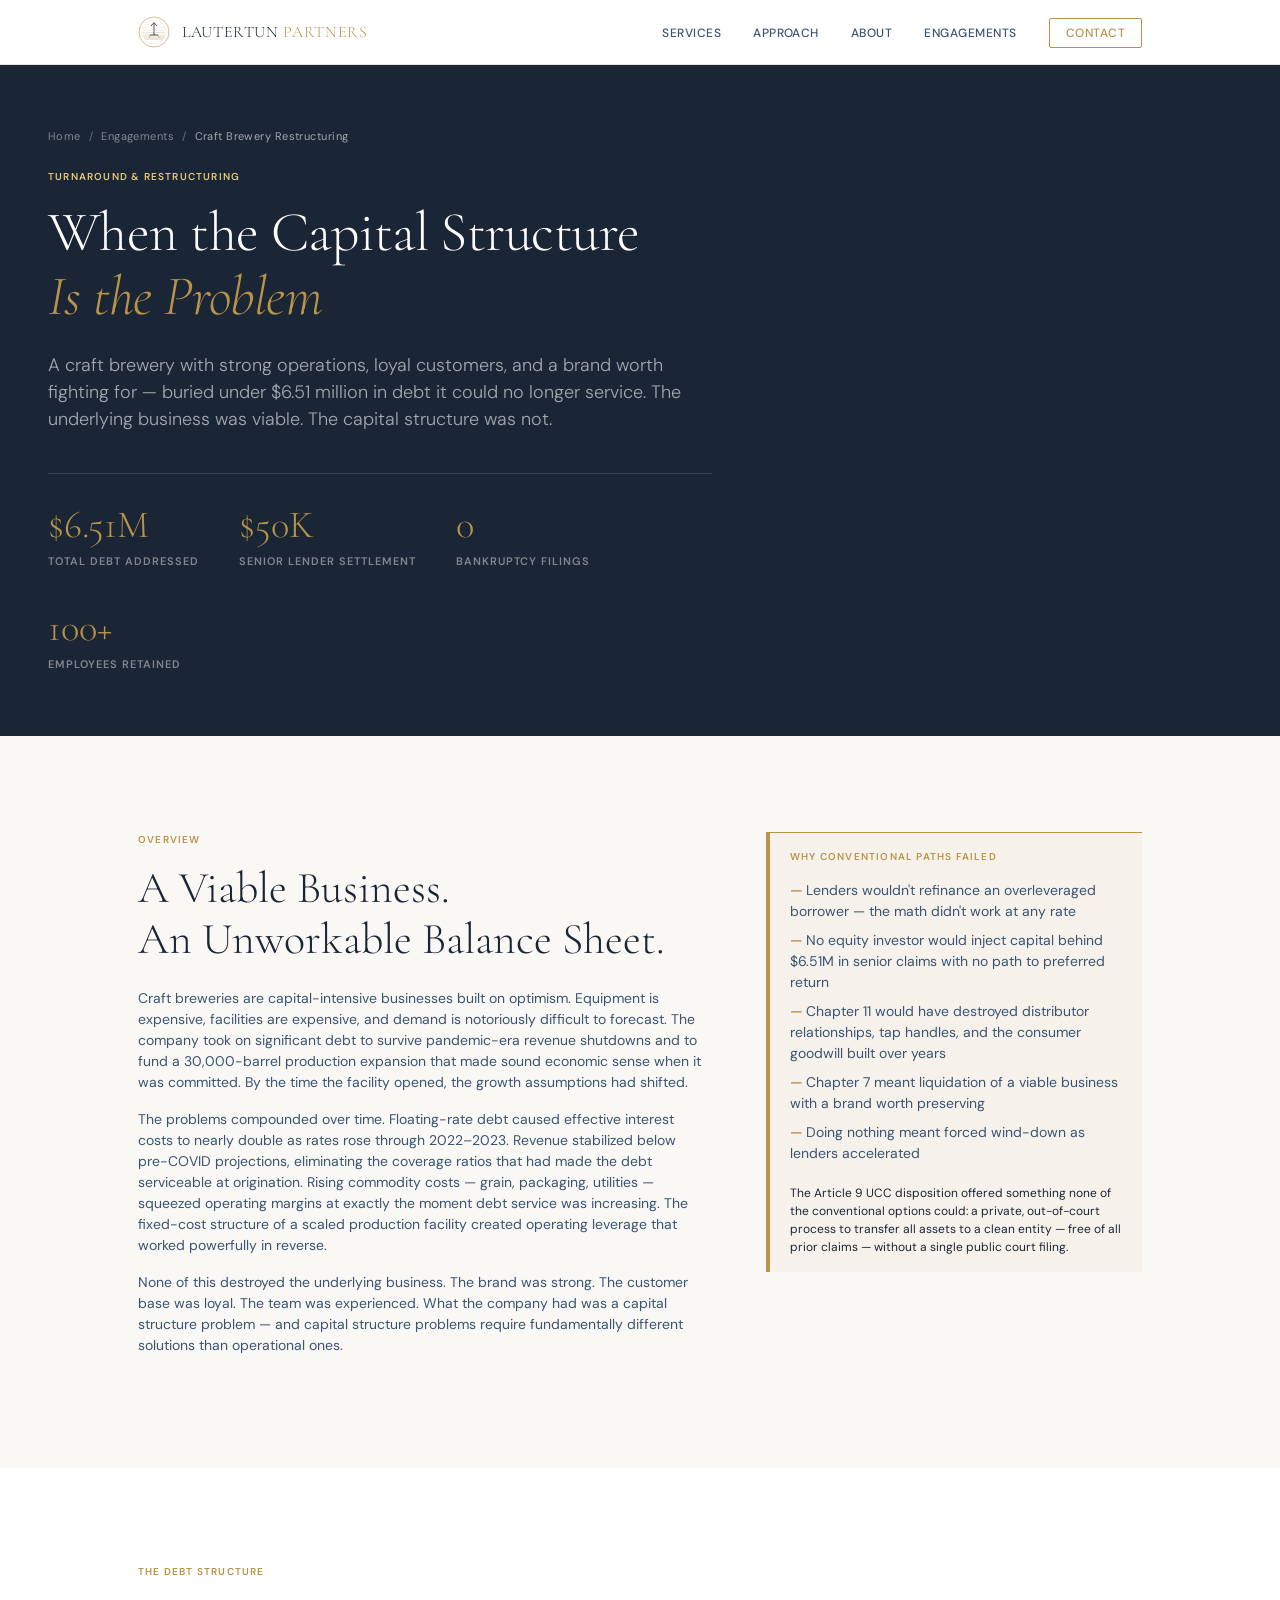
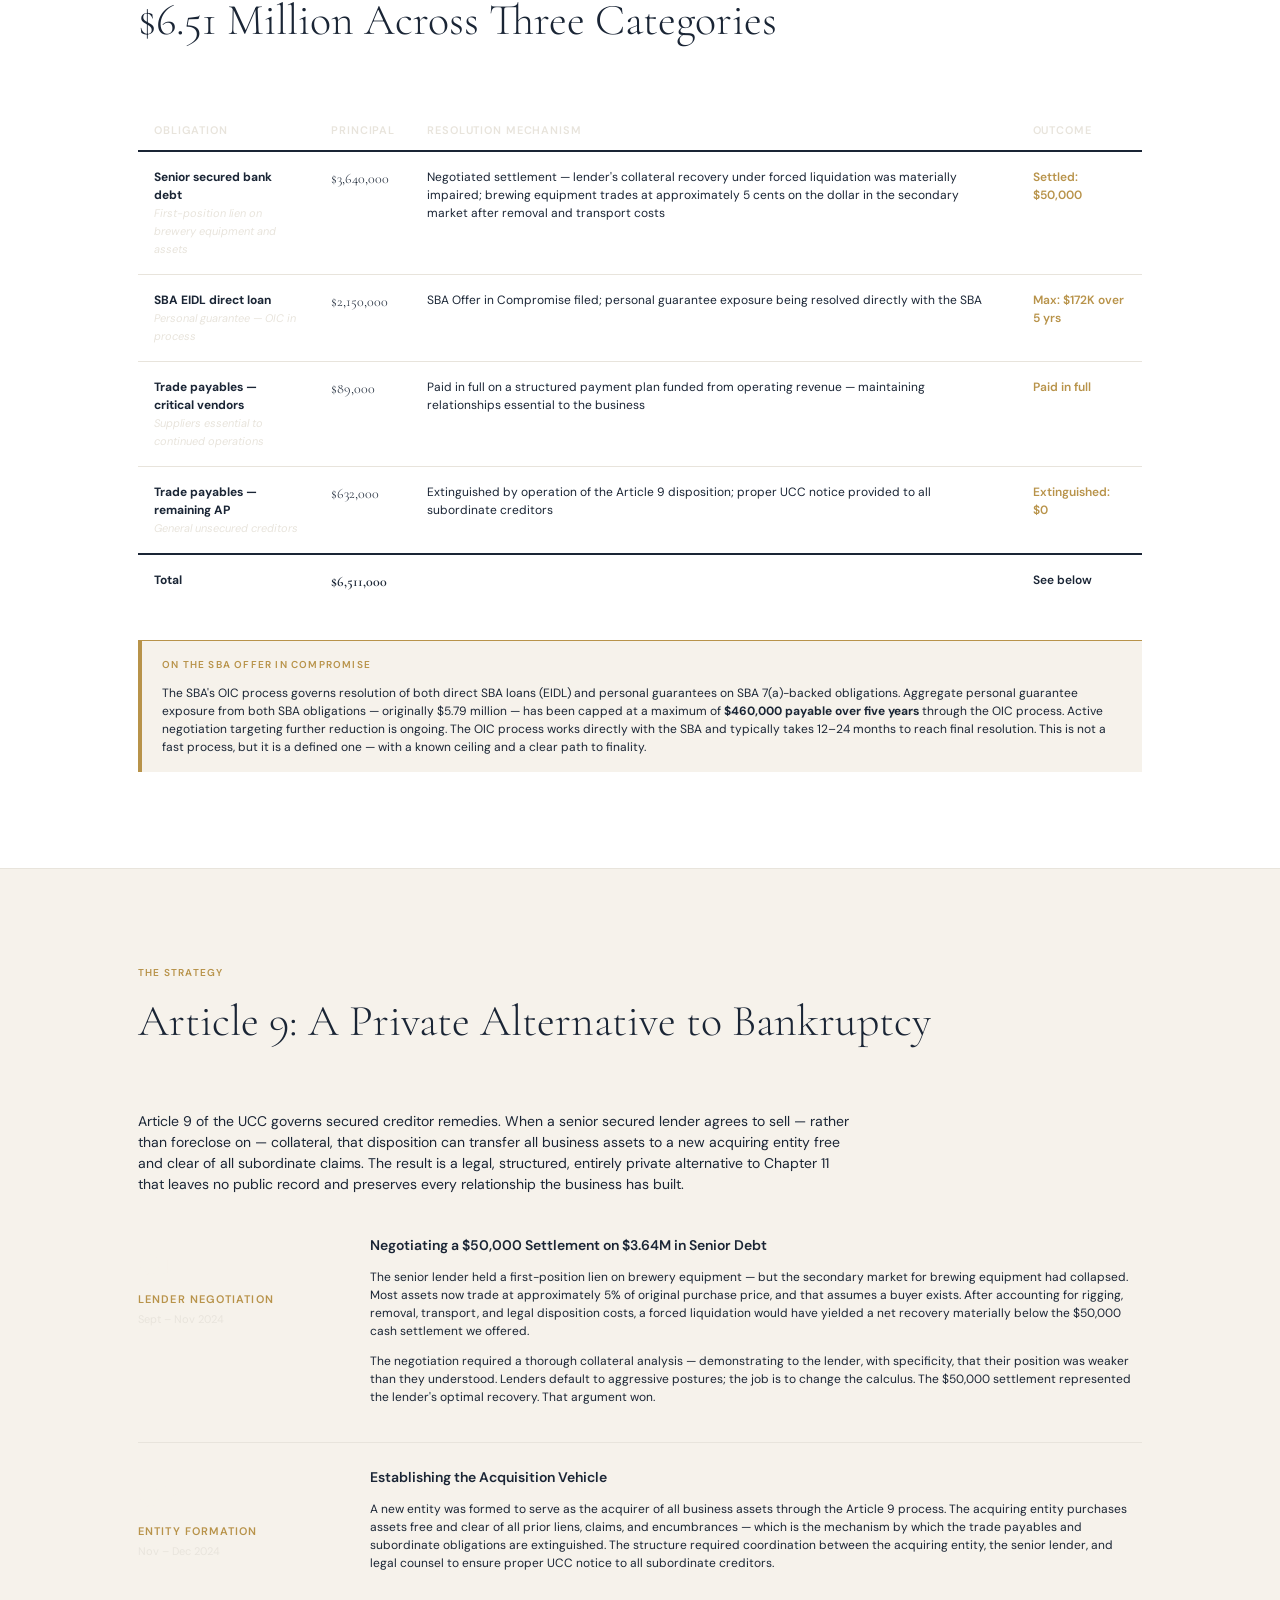
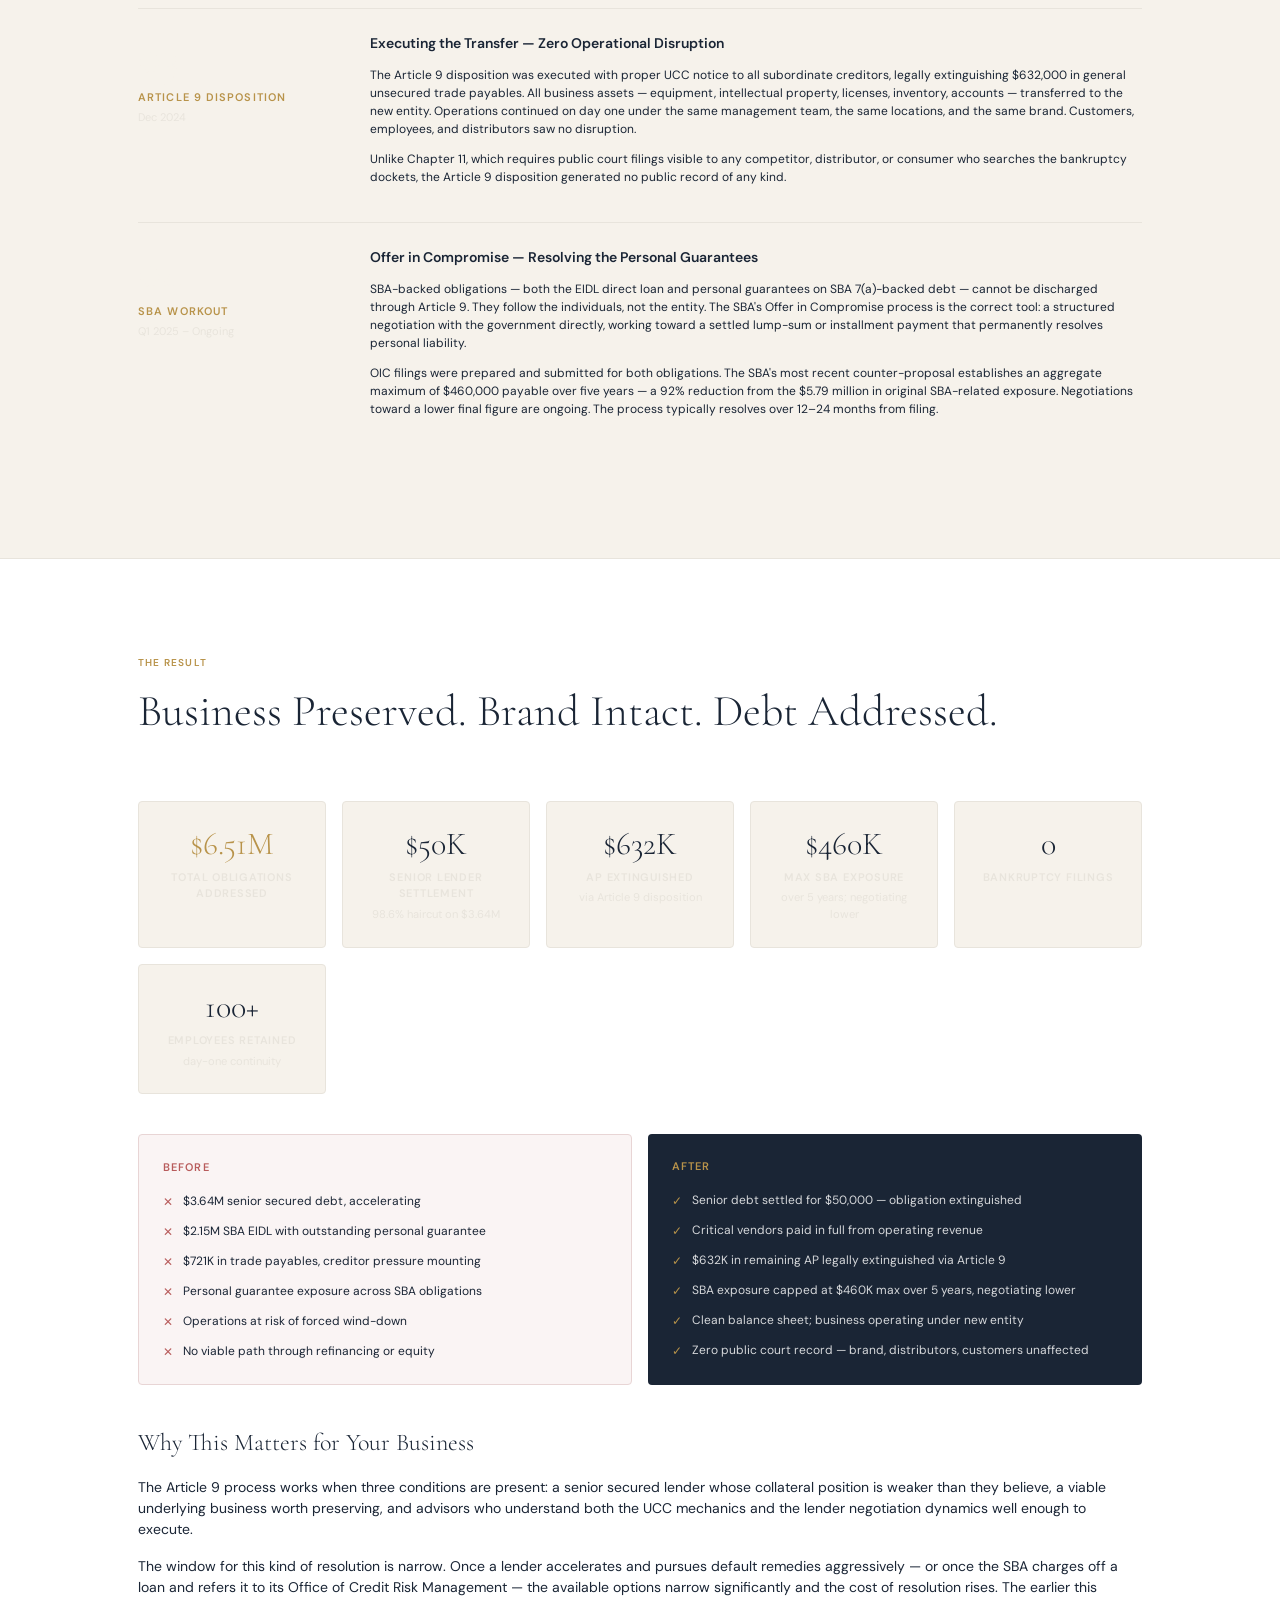
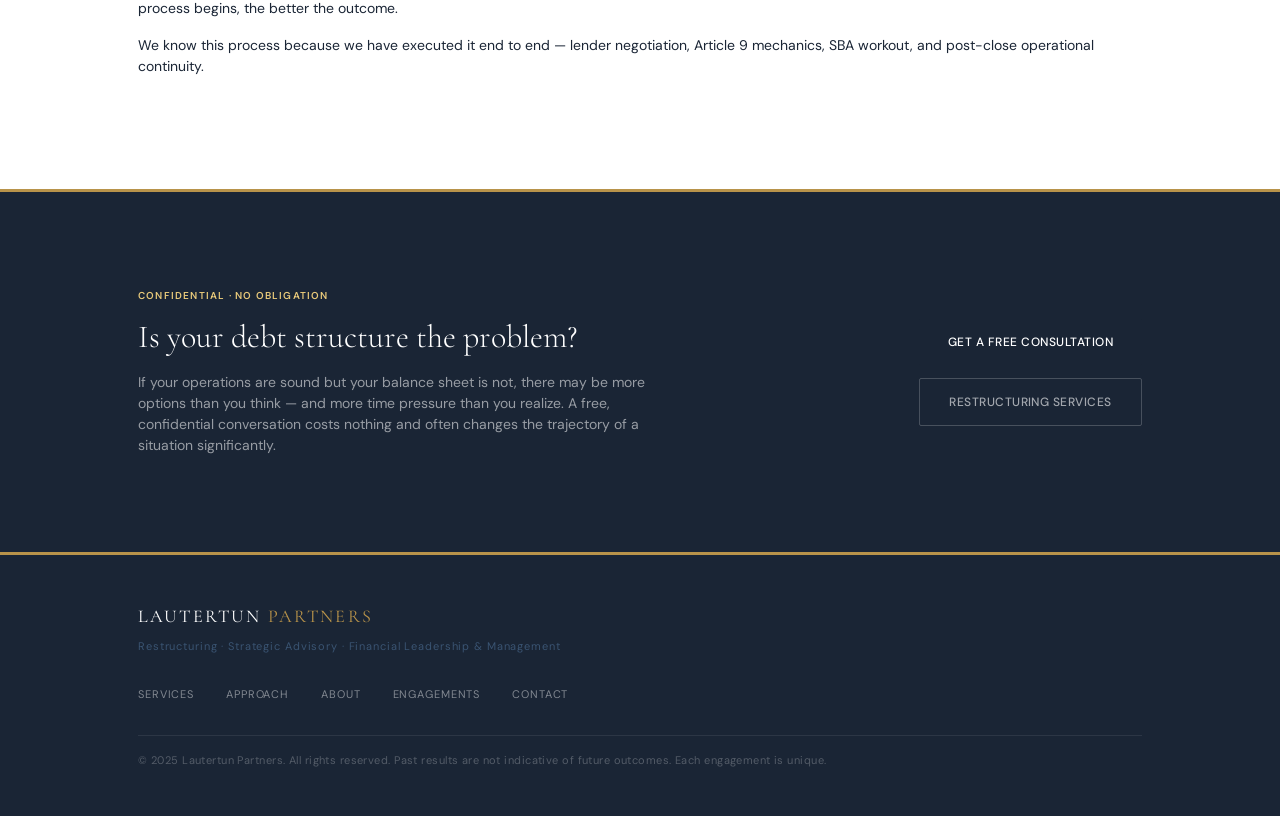
<file: case-brewery.html>
<!DOCTYPE html>
<html lang="en">
<head>
<meta charset="UTF-8">
<meta name="viewport" content="width=device-width, initial-scale=1.0">
<title>Craft Brewery Restructuring: $6.51M Addressed Without Bankruptcy — Lautertun Partners</title>
<meta name="description" content="How $6.51 million in craft brewery debt was resolved through Article 9 and the SBA's Offer in Compromise process — without a single bankruptcy filing.">
<meta name="robots" content="index, follow">
<link rel="canonical" href="https://lautertunpartners.com/case-brewery.html">
<meta property="og:type" content="article">
<meta property="og:url" content="https://lautertunpartners.com/case-brewery.html">
<meta property="og:title" content="Craft Brewery Restructuring: $6.51M Addressed Without Bankruptcy">
<meta property="og:description" content="$6.51M in debt addressed without a bankruptcy filing — through Article 9 disposition and SBA Offer in Compromise.">
<meta property="og:site_name" content="Lautertun Partners">
<link rel="icon" type="image/svg+xml" href="favicon.svg">
<link rel="preconnect" href="https://fonts.googleapis.com">
<link href="https://fonts.googleapis.com/css2?family=Cormorant+Garamond:ital,wght@0,300;0,400;0,500;0,600;1,300;1,400&family=DM+Sans:wght@300;400;500;600&display=swap" rel="stylesheet">
<link rel="stylesheet" href="lautertun-brand.css">
<link rel="stylesheet" href="site.css">
<link rel="stylesheet" href="service-page.css">
<link rel="stylesheet" href="case-study.css">
</head>
<body>

<!-- ── NAVIGATION ─────────────────────────────────────────────────────────── -->
<header class="nav-wrap">
  <nav class="nav-inner">
    <a href="index.html" class="nav-logo" aria-label="Lautertun Partners">
      <svg width="32" height="32" viewBox="0 0 64 64" fill="none" xmlns="http://www.w3.org/2000/svg">
        <circle cx="32" cy="32" r="30" stroke="#B8934A" stroke-width="1.2" fill="none"/>
        <circle cx="32" cy="32" r="24" stroke="#B8934A" stroke-width="0.6" fill="none" opacity="0.4"/>
        <clipPath id="ncb"><circle cx="32" cy="32" r="23"/></clipPath>
        <g clip-path="url(#ncb)">
          <line x1="9" y1="46" x2="55" y2="46" stroke="#B8934A" stroke-width="1.1" opacity="0.9"/>
          <line x1="9" y1="42" x2="55" y2="42" stroke="#B8934A" stroke-width="1.0" opacity="0.8"/>
          <line x1="9" y1="38" x2="55" y2="38" stroke="#B8934A" stroke-width="0.9" opacity="0.7"/>
          <line x1="9" y1="33" x2="55" y2="33" stroke="#B8934A" stroke-width="0.8" opacity="0.6"/>
          <line x1="9" y1="28" x2="55" y2="28" stroke="#B8934A" stroke-width="0.7" opacity="0.5"/>
          <line x1="9" y1="22" x2="55" y2="22" stroke="#B8934A" stroke-width="0.6" opacity="0.4"/>
          <line x1="9" y1="17" x2="55" y2="17" stroke="#B8934A" stroke-width="0.5" opacity="0.3"/>
        </g>
        <line x1="32" y1="38" x2="32" y2="14" stroke="#1A2535" stroke-width="1.5"/>
        <polyline points="26,20 32,13 38,20" stroke="#1A2535" stroke-width="1.5" fill="none" stroke-linejoin="round"/>
        <line x1="24" y1="38" x2="40" y2="38" stroke="#1A2535" stroke-width="1.5"/>
        <line x1="24" y1="38" x2="22" y2="44" stroke="#1A2535" stroke-width="1" opacity="0.5"/>
        <line x1="40" y1="38" x2="42" y2="44" stroke="#1A2535" stroke-width="1" opacity="0.5"/>
      </svg>
      <span class="nav-wordmark">LAUTERTUN <em>PARTNERS</em></span>
    </a>
    <ul class="nav-links">
      <li class="nav-has-dropdown">
        <a href="index.html#services">Services</a>
        <ul class="nav-dropdown">
          <li><a href="restructuring.html">Turnaround &amp; Restructuring</a></li>
          <li><a href="advisory.html">Strategic Advisory</a></li>
          <li><a href="financial-leadership.html">Office of the CFO</a></li>
        </ul>
      </li>
      <li><a href="index.html#approach">Approach</a></li>
      <li><a href="index.html#about">About</a></li>
      <li><a href="cases.html">Engagements</a></li>
      <li><a href="index.html#contact" class="nav-cta">Contact</a></li>
    </ul>
    <button class="nav-toggle" aria-label="Open menu" aria-expanded="false">
      <span></span><span></span><span></span>
    </button>
  </nav>
</header>


<!-- ── PAGE HERO ──────────────────────────────────────────────────────────── -->
<section class="page-hero">
  <div class="page-hero-inner container">
    <div class="breadcrumb">
      <a href="index.html">Home</a>
      <span>/</span>
      <a href="cases.html">Engagements</a>
      <span>/</span>
      <span>Craft Brewery Restructuring</span>
    </div>
    <span class="ltp-overline" style="color:#E8C97A">Turnaround &amp; Restructuring</span>
    <h1>When the Capital Structure<br><em>Is the Problem</em></h1>
    <p class="page-hero-sub">A craft brewery with strong operations, loyal customers, and a brand worth fighting for — buried under $6.51 million in debt it could no longer service. The underlying business was viable. The capital structure was not.</p>
    <div class="cs-stats">
      <div class="cs-stat">
        <div class="cs-stat-value">$6.51M</div>
        <div class="cs-stat-label">Total debt addressed</div>
      </div>
      <div class="cs-stat">
        <div class="cs-stat-value">$50K</div>
        <div class="cs-stat-label">Senior lender settlement</div>
      </div>
      <div class="cs-stat">
        <div class="cs-stat-value">0</div>
        <div class="cs-stat-label">Bankruptcy filings</div>
      </div>
      <div class="cs-stat">
        <div class="cs-stat-value">100+</div>
        <div class="cs-stat-label">Employees retained</div>
      </div>
    </div>
  </div>
</section>


<!-- ── OVERVIEW ───────────────────────────────────────────────────────────── -->
<section class="section sp-overview">
  <div class="container sp-two-col">
    <div class="sp-overview-text">
      <span class="ltp-overline">Overview</span>
      <h2>A Viable Business.<br>An Unworkable Balance Sheet.</h2>
      <p>Craft breweries are capital-intensive businesses built on optimism. Equipment is expensive, facilities are expensive, and demand is notoriously difficult to forecast. The company took on significant debt to survive pandemic-era revenue shutdowns and to fund a 30,000-barrel production expansion that made sound economic sense when it was committed. By the time the facility opened, the growth assumptions had shifted.</p>
      <p>The problems compounded over time. Floating-rate debt caused effective interest costs to nearly double as rates rose through 2022–2023. Revenue stabilized below pre-COVID projections, eliminating the coverage ratios that had made the debt serviceable at origination. Rising commodity costs — grain, packaging, utilities — squeezed operating margins at exactly the moment debt service was increasing. The fixed-cost structure of a scaled production facility created operating leverage that worked powerfully in reverse.</p>
      <p>None of this destroyed the underlying business. The brand was strong. The customer base was loyal. The team was experienced. What the company had was a capital structure problem — and capital structure problems require fundamentally different solutions than operational ones.</p>
    </div>
    <div class="sp-overview-callout ltp-highlight-box">
      <span class="ltp-overline">Why Conventional Paths Failed</span>
      <ul>
        <li>Lenders wouldn't refinance an overleveraged borrower — the math didn't work at any rate</li>
        <li>No equity investor would inject capital behind $6.51M in senior claims with no path to preferred return</li>
        <li>Chapter 11 would have destroyed distributor relationships, tap handles, and the consumer goodwill built over years</li>
        <li>Chapter 7 meant liquidation of a viable business with a brand worth preserving</li>
        <li>Doing nothing meant forced wind-down as lenders accelerated</li>
      </ul>
      <p style="margin-top: var(--space-4); font-size: var(--text-sm); color: var(--color-text-secondary);">The Article 9 UCC disposition offered something none of the conventional options could: a private, out-of-court process to transfer all assets to a clean entity — free of all prior claims — without a single public court filing.</p>
    </div>
  </div>
</section>


<!-- ── DEBT STRUCTURE ──────────────────────────────────────────────────────── -->
<section class="section" style="background: var(--color-white);">
  <div class="container">
    <div class="section-header">
      <span class="ltp-overline">The Debt Structure</span>
      <h2>$6.51 Million Across Three Categories</h2>
    </div>

    <div class="cs-table-wrap">
      <table class="cs-table">
        <thead>
          <tr>
            <th>Obligation</th>
            <th>Principal</th>
            <th>Resolution Mechanism</th>
            <th>Outcome</th>
          </tr>
        </thead>
        <tbody>
          <tr>
            <td><strong>Senior secured bank debt</strong><br><span class="td-status">First-position lien on brewery equipment and assets</span></td>
            <td class="td-num">$3,640,000</td>
            <td>Negotiated settlement — lender's collateral recovery under forced liquidation was materially impaired; brewing equipment trades at approximately 5 cents on the dollar in the secondary market after removal and transport costs</td>
            <td class="td-result">Settled: $50,000</td>
          </tr>
          <tr>
            <td><strong>SBA EIDL direct loan</strong><br><span class="td-status">Personal guarantee — OIC in process</span></td>
            <td class="td-num">$2,150,000</td>
            <td>SBA Offer in Compromise filed; personal guarantee exposure being resolved directly with the SBA</td>
            <td class="td-result">Max: $172K over 5 yrs</td>
          </tr>
          <tr>
            <td><strong>Trade payables — critical vendors</strong><br><span class="td-status">Suppliers essential to continued operations</span></td>
            <td class="td-num">$89,000</td>
            <td>Paid in full on a structured payment plan funded from operating revenue — maintaining relationships essential to the business</td>
            <td class="td-result">Paid in full</td>
          </tr>
          <tr>
            <td><strong>Trade payables — remaining AP</strong><br><span class="td-status">General unsecured creditors</span></td>
            <td class="td-num">$632,000</td>
            <td>Extinguished by operation of the Article 9 disposition; proper UCC notice provided to all subordinate creditors</td>
            <td class="td-result">Extinguished: $0</td>
          </tr>
          <tr class="cs-table-total">
            <td><strong>Total</strong></td>
            <td class="td-num">$6,511,000</td>
            <td></td>
            <td class="td-result">See below</td>
          </tr>
        </tbody>
      </table>
    </div>

    <div class="ltp-highlight-box" style="margin-top: var(--space-6);">
      <span class="ltp-overline">On the SBA Offer in Compromise</span>
      <p style="font-size: var(--text-sm); color: var(--color-text-secondary); margin-top: var(--space-3); line-height: var(--leading-relaxed);">The SBA's OIC process governs resolution of both direct SBA loans (EIDL) and personal guarantees on SBA 7(a)-backed obligations. Aggregate personal guarantee exposure from both SBA obligations — originally $5.79 million — has been capped at a maximum of <strong>$460,000 payable over five years</strong> through the OIC process. Active negotiation targeting further reduction is ongoing. The OIC process works directly with the SBA and typically takes 12–24 months to reach final resolution. This is not a fast process, but it is a defined one — with a known ceiling and a clear path to finality.</p>
    </div>
  </div>
</section>


<!-- ── STRATEGY ────────────────────────────────────────────────────────────── -->
<section class="section sp-capabilities" style="background: var(--color-parchment);">
  <div class="container">
    <div class="section-header">
      <span class="ltp-overline">The Strategy</span>
      <h2>Article 9: A Private Alternative to Bankruptcy</h2>
    </div>
    <p style="max-width:720px; font-size: var(--text-base); color: var(--color-text-secondary); line-height: var(--leading-relaxed); margin-bottom: var(--space-10);">Article 9 of the UCC governs secured creditor remedies. When a senior secured lender agrees to sell — rather than foreclose on — collateral, that disposition can transfer all business assets to a new acquiring entity free and clear of all subordinate claims. The result is a legal, structured, entirely private alternative to Chapter 11 that leaves no public record and preserves every relationship the business has built.</p>

    <div class="cs-phases">
      <div class="cs-phase">
        <div class="cs-phase-label">
          <div class="cs-phase-num">01</div>
          <div class="cs-phase-title">Lender Negotiation</div>
          <div class="cs-phase-duration">Sept – Nov 2024</div>
        </div>
        <div class="cs-phase-content">
          <h4>Negotiating a $50,000 Settlement on $3.64M in Senior Debt</h4>
          <p>The senior lender held a first-position lien on brewery equipment — but the secondary market for brewing equipment had collapsed. Most assets now trade at approximately 5% of original purchase price, and that assumes a buyer exists. After accounting for rigging, removal, transport, and legal disposition costs, a forced liquidation would have yielded a net recovery materially below the $50,000 cash settlement we offered.</p>
          <p>The negotiation required a thorough collateral analysis — demonstrating to the lender, with specificity, that their position was weaker than they understood. Lenders default to aggressive postures; the job is to change the calculus. The $50,000 settlement represented the lender's optimal recovery. That argument won.</p>
        </div>
      </div>

      <div class="cs-phase">
        <div class="cs-phase-label">
          <div class="cs-phase-num">02</div>
          <div class="cs-phase-title">Entity Formation</div>
          <div class="cs-phase-duration">Nov – Dec 2024</div>
        </div>
        <div class="cs-phase-content">
          <h4>Establishing the Acquisition Vehicle</h4>
          <p>A new entity was formed to serve as the acquirer of all business assets through the Article 9 process. The acquiring entity purchases assets free and clear of all prior liens, claims, and encumbrances — which is the mechanism by which the trade payables and subordinate obligations are extinguished. The structure required coordination between the acquiring entity, the senior lender, and legal counsel to ensure proper UCC notice to all subordinate creditors.</p>
        </div>
      </div>

      <div class="cs-phase">
        <div class="cs-phase-label">
          <div class="cs-phase-num">03</div>
          <div class="cs-phase-title">Article 9 Disposition</div>
          <div class="cs-phase-duration">Dec 2024</div>
        </div>
        <div class="cs-phase-content">
          <h4>Executing the Transfer — Zero Operational Disruption</h4>
          <p>The Article 9 disposition was executed with proper UCC notice to all subordinate creditors, legally extinguishing $632,000 in general unsecured trade payables. All business assets — equipment, intellectual property, licenses, inventory, accounts — transferred to the new entity. Operations continued on day one under the same management team, the same locations, and the same brand. Customers, employees, and distributors saw no disruption.</p>
          <p>Unlike Chapter 11, which requires public court filings visible to any competitor, distributor, or consumer who searches the bankruptcy dockets, the Article 9 disposition generated no public record of any kind.</p>
        </div>
      </div>

      <div class="cs-phase">
        <div class="cs-phase-label">
          <div class="cs-phase-num">04</div>
          <div class="cs-phase-title">SBA Workout</div>
          <div class="cs-phase-duration">Q1 2025 – Ongoing</div>
        </div>
        <div class="cs-phase-content">
          <h4>Offer in Compromise — Resolving the Personal Guarantees</h4>
          <p>SBA-backed obligations — both the EIDL direct loan and personal guarantees on SBA 7(a)-backed debt — cannot be discharged through Article 9. They follow the individuals, not the entity. The SBA's Offer in Compromise process is the correct tool: a structured negotiation with the government directly, working toward a settled lump-sum or installment payment that permanently resolves personal liability.</p>
          <p>OIC filings were prepared and submitted for both obligations. The SBA's most recent counter-proposal establishes an aggregate maximum of $460,000 payable over five years — a 92% reduction from the $5.79 million in original SBA-related exposure. Negotiations toward a lower final figure are ongoing. The process typically resolves over 12–24 months from filing.</p>
        </div>
      </div>
    </div>
  </div>
</section>


<!-- ── RESULTS ─────────────────────────────────────────────────────────────── -->
<section class="section" style="background: var(--color-white);">
  <div class="container">
    <div class="section-header">
      <span class="ltp-overline">The Result</span>
      <h2>Business Preserved. Brand Intact. Debt Addressed.</h2>
    </div>

    <div class="cs-metrics" style="margin-bottom: var(--space-10);">
      <div class="cs-metric">
        <div class="cs-metric-value gold">$6.51M</div>
        <div class="cs-metric-label">Total obligations addressed</div>
      </div>
      <div class="cs-metric">
        <div class="cs-metric-value">$50K</div>
        <div class="cs-metric-label">Senior lender settlement</div>
        <div class="cs-metric-sub">98.6% haircut on $3.64M</div>
      </div>
      <div class="cs-metric">
        <div class="cs-metric-value">$632K</div>
        <div class="cs-metric-label">AP extinguished</div>
        <div class="cs-metric-sub">via Article 9 disposition</div>
      </div>
      <div class="cs-metric">
        <div class="cs-metric-value">$460K</div>
        <div class="cs-metric-label">Max SBA exposure</div>
        <div class="cs-metric-sub">over 5 years; negotiating lower</div>
      </div>
      <div class="cs-metric">
        <div class="cs-metric-value">0</div>
        <div class="cs-metric-label">Bankruptcy filings</div>
      </div>
      <div class="cs-metric">
        <div class="cs-metric-value">100+</div>
        <div class="cs-metric-label">Employees retained</div>
        <div class="cs-metric-sub">day-one continuity</div>
      </div>
    </div>

    <div class="cs-ba">
      <div class="cs-ba-col cs-ba-col--before">
        <div class="cs-ba-label">Before</div>
        <ul>
          <li>$3.64M senior secured debt, accelerating</li>
          <li>$2.15M SBA EIDL with outstanding personal guarantee</li>
          <li>$721K in trade payables, creditor pressure mounting</li>
          <li>Personal guarantee exposure across SBA obligations</li>
          <li>Operations at risk of forced wind-down</li>
          <li>No viable path through refinancing or equity</li>
        </ul>
      </div>
      <div class="cs-ba-col cs-ba-col--after">
        <div class="cs-ba-label">After</div>
        <ul>
          <li>Senior debt settled for $50,000 — obligation extinguished</li>
          <li>Critical vendors paid in full from operating revenue</li>
          <li>$632K in remaining AP legally extinguished via Article 9</li>
          <li>SBA exposure capped at $460K max over 5 years, negotiating lower</li>
          <li>Clean balance sheet; business operating under new entity</li>
          <li>Zero public court record — brand, distributors, customers unaffected</li>
        </ul>
      </div>
    </div>

    <div class="cs-prose" style="margin-top: var(--space-10);">
      <h3>Why This Matters for Your Business</h3>
      <p>The Article 9 process works when three conditions are present: a senior secured lender whose collateral position is weaker than they believe, a viable underlying business worth preserving, and advisors who understand both the UCC mechanics and the lender negotiation dynamics well enough to execute.</p>
      <p>The window for this kind of resolution is narrow. Once a lender accelerates and pursues default remedies aggressively — or once the SBA charges off a loan and refers it to its Office of Credit Risk Management — the available options narrow significantly and the cost of resolution rises. The earlier this process begins, the better the outcome.</p>
      <p>We know this process because we have executed it end to end — lender negotiation, Article 9 mechanics, SBA workout, and post-close operational continuity.</p>
    </div>
  </div>
</section>


<!-- ── CTA ────────────────────────────────────────────────────────────────── -->
<section class="section sp-cta">
  <div class="container sp-cta-inner">
    <div>
      <span class="ltp-overline">Confidential · No Obligation</span>
      <h2>Is your debt structure the problem?</h2>
      <p>If your operations are sound but your balance sheet is not, there may be more options than you think — and more time pressure than you realize. A free, confidential conversation costs nothing and often changes the trajectory of a situation significantly.</p>
    </div>
    <div class="sp-cta-actions">
      <a href="index.html#contact" class="btn-primary">Get a Free Consultation</a>
      <a href="restructuring.html" class="btn-outline">Restructuring Services</a>
    </div>
  </div>
</section>


<!-- ── FOOTER ─────────────────────────────────────────────────────────────── -->
<footer class="footer">
  <div class="container footer-inner">
    <div class="footer-brand">
      <span class="footer-wordmark ltp-wordmark">LAUTERTUN <span>PARTNERS</span></span>
      <p class="ltp-tagline" style="margin-top:8px">Restructuring · Strategic Advisory · Financial Leadership &amp; Management</p>
    </div>
    <nav class="footer-nav" aria-label="Footer navigation">
      <a href="index.html#services">Services</a>
      <a href="index.html#approach">Approach</a>
      <a href="index.html#about">About</a>
      <a href="cases.html">Engagements</a>
      <a href="index.html#contact">Contact</a>
    </nav>
    <p class="footer-legal">&copy; 2025 Lautertun Partners. All rights reserved. Past results are not indicative of future outcomes. Each engagement is unique.</p>
  </div>
</footer>

<script>
  const toggle = document.querySelector('.nav-toggle');
  const navLinks = document.querySelector('.nav-links');
  toggle.addEventListener('click', () => {
    const open = toggle.getAttribute('aria-expanded') === 'true';
    toggle.setAttribute('aria-expanded', String(!open));
    navLinks.classList.toggle('is-open');
  });
  const nav = document.querySelector('.nav-wrap');
  window.addEventListener('scroll', () => {
    nav.classList.toggle('is-scrolled', window.scrollY > 20);
  }, { passive: true });
</script>
</body>
</html>
</file>
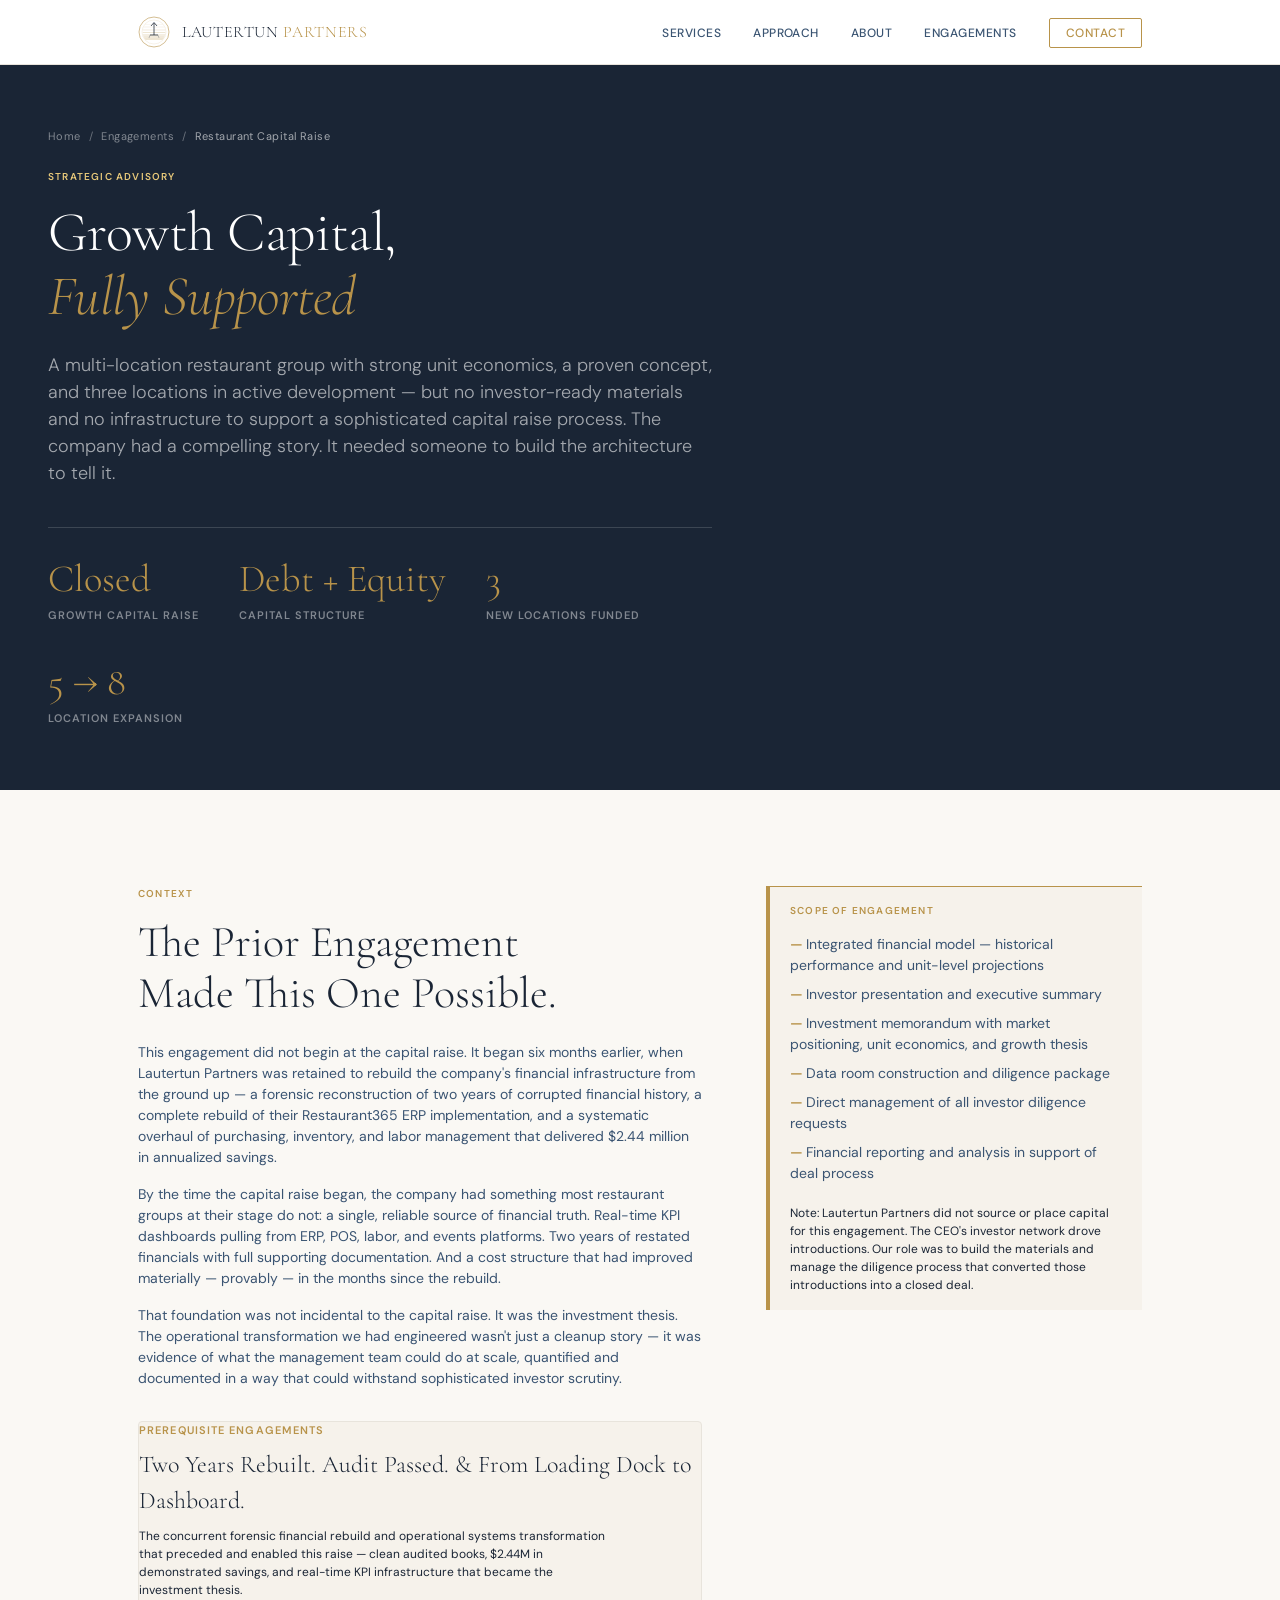
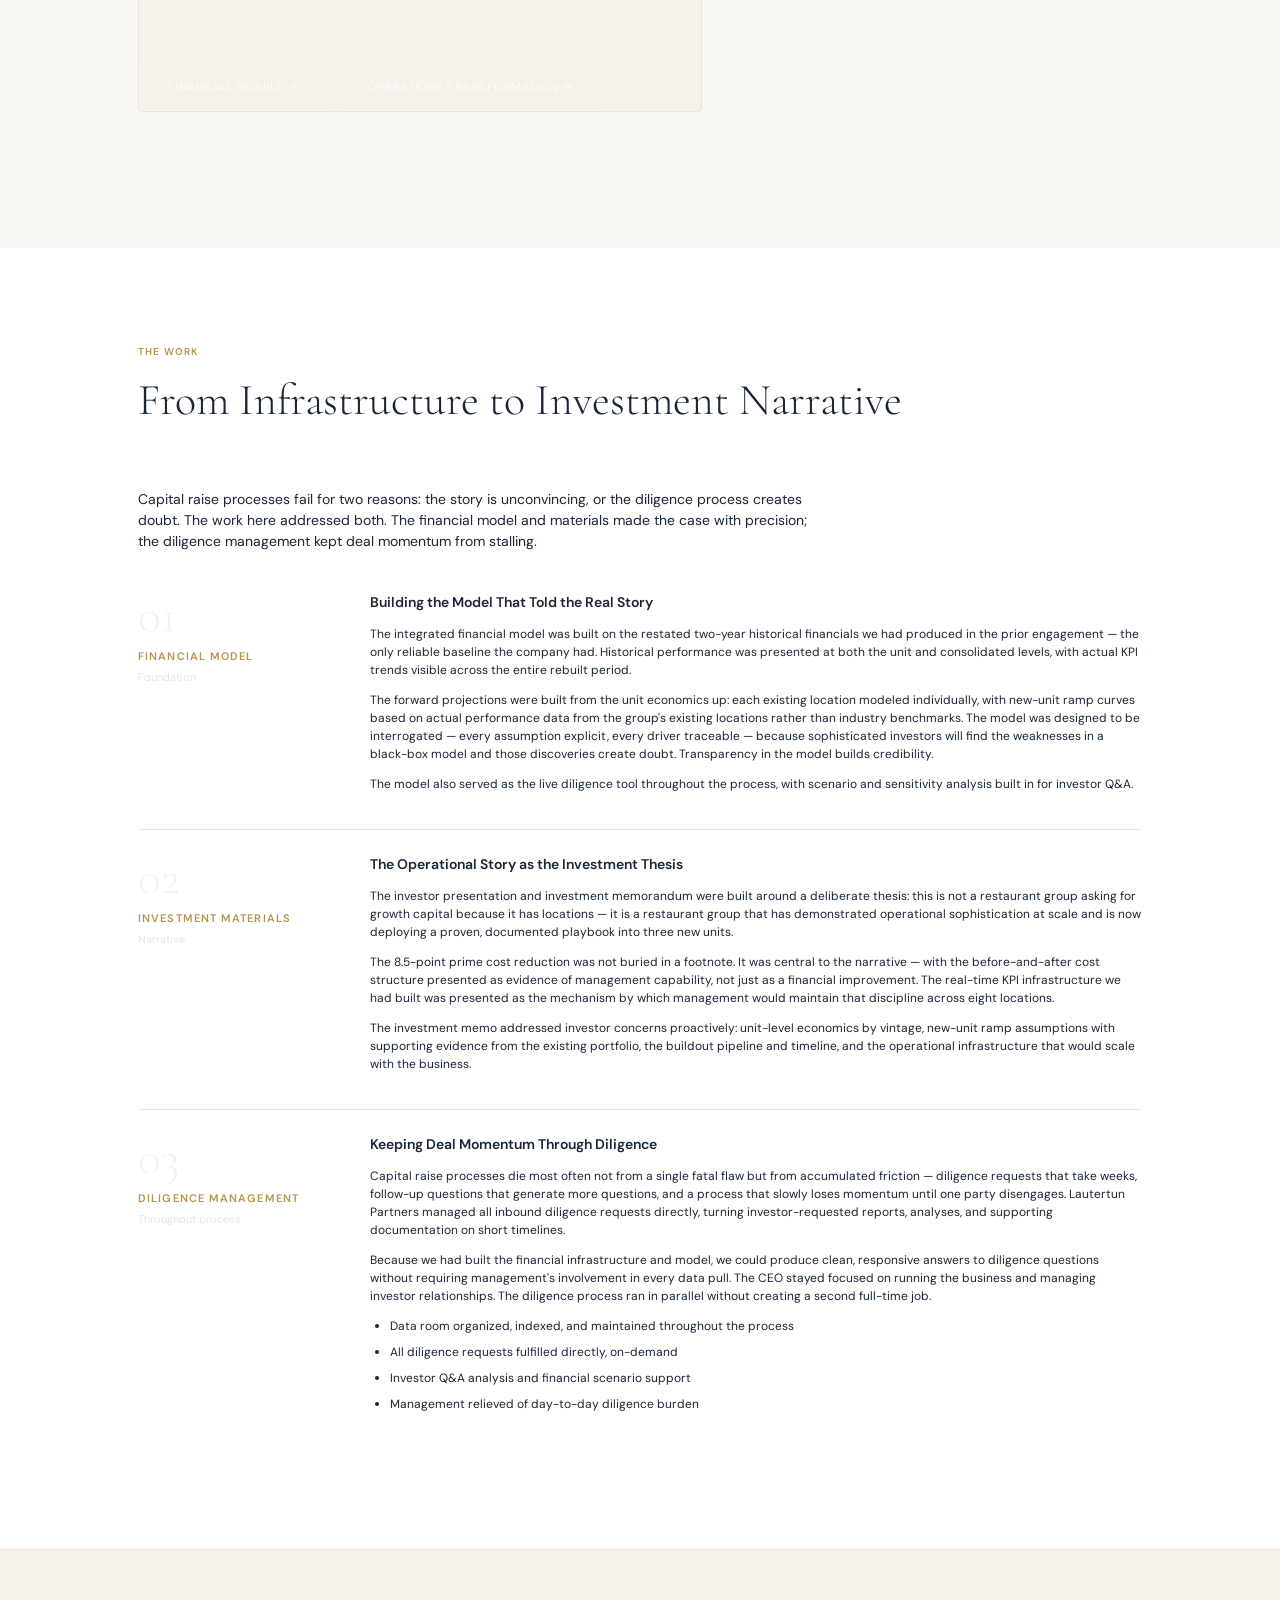
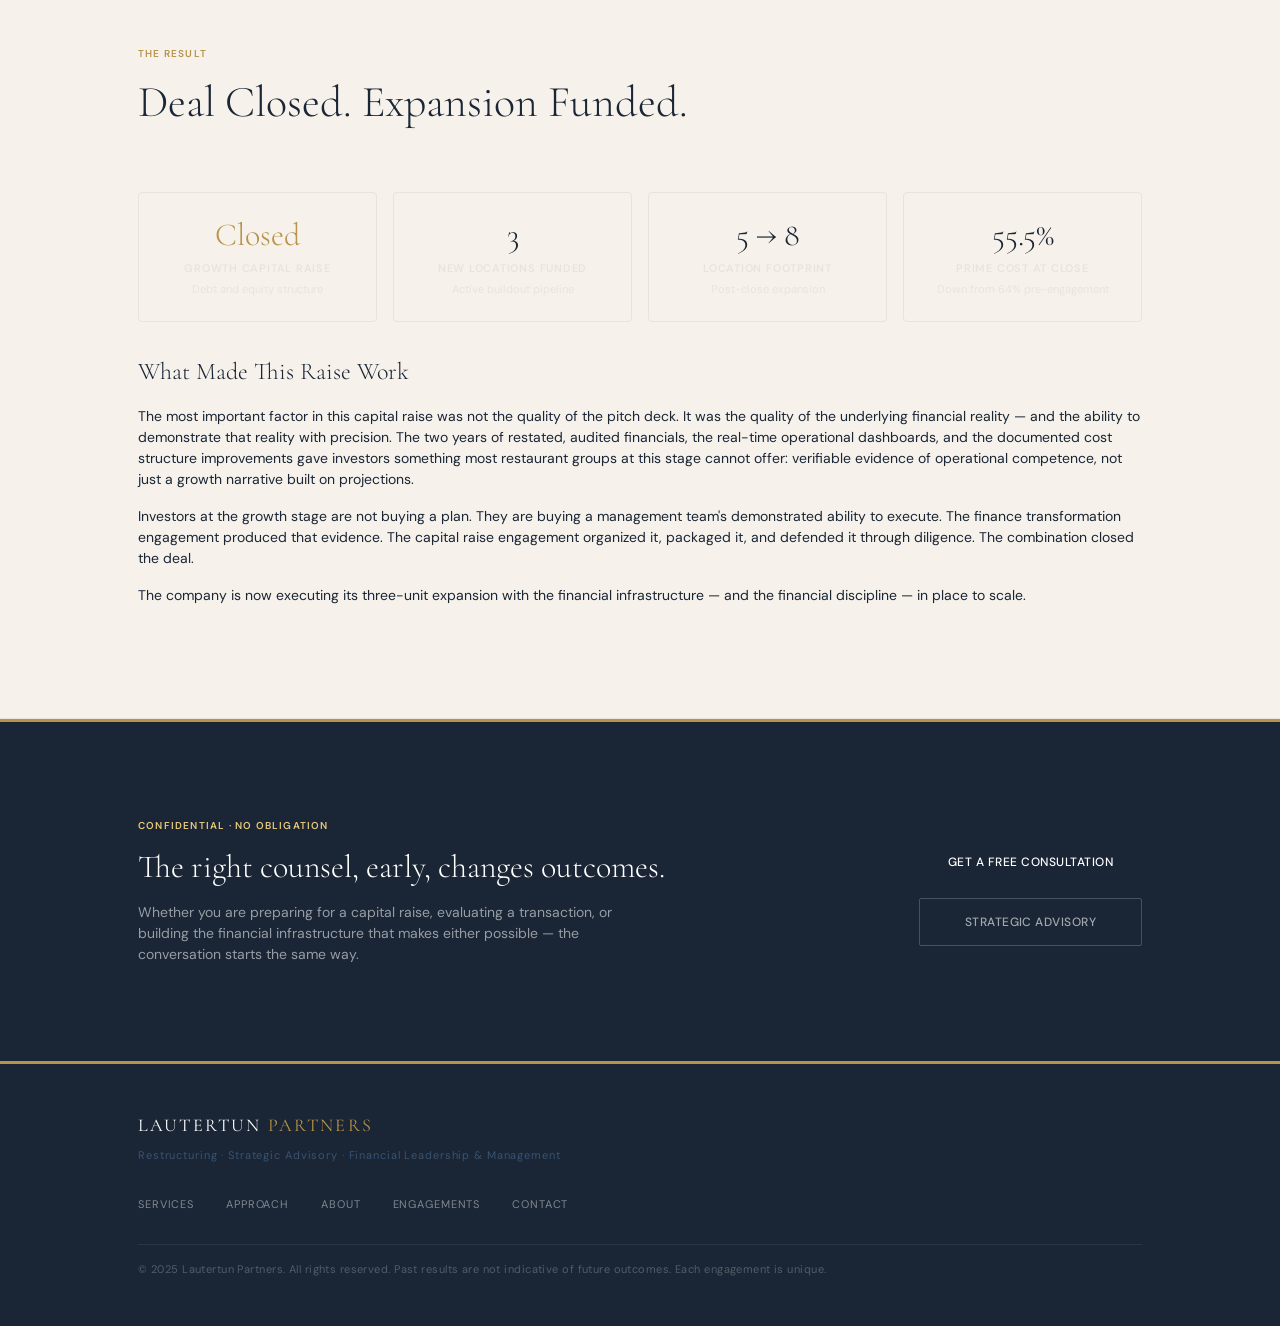
<file: case-restaurant-capital.html>
<!DOCTYPE html>
<html lang="en">
<head>
<meta charset="UTF-8">
<meta name="viewport" content="width=device-width, initial-scale=1.0">
<title>Growth Capital, Fully Supported: Restaurant Group Capital Raise — Lautertun Partners</title>
<meta name="description" content="Following a full finance and operations transformation, Lautertun Partners led the capital raise for a five-location restaurant group — building the models, materials, and diligence infrastructure that closed the deal.">
<meta name="robots" content="index, follow">
<link rel="canonical" href="https://lautertunpartners.com/case-restaurant-capital.html">
<meta property="og:type" content="article">
<meta property="og:url" content="https://lautertunpartners.com/case-restaurant-capital.html">
<meta property="og:title" content="Growth Capital, Fully Supported: Restaurant Group Capital Raise — Lautertun Partners">
<meta property="og:description" content="From operational rebuild to closed capital raise. How Lautertun Partners built the financial narrative, materials, and diligence infrastructure that got the deal done.">
<meta property="og:site_name" content="Lautertun Partners">
<link rel="icon" type="image/svg+xml" href="favicon.svg">
<link rel="preconnect" href="https://fonts.googleapis.com">
<link href="https://fonts.googleapis.com/css2?family=Cormorant+Garamond:ital,wght@0,300;0,400;0,500;0,600;1,300;1,400&family=DM+Sans:wght@300;400;500;600&display=swap" rel="stylesheet">
<link rel="stylesheet" href="lautertun-brand.css">
<link rel="stylesheet" href="site.css">
<link rel="stylesheet" href="service-page.css">
<link rel="stylesheet" href="case-study.css">
</head>
<body>

<!-- ── NAVIGATION ─────────────────────────────────────────────────────────── -->
<header class="nav-wrap">
  <nav class="nav-inner">
    <a href="index.html" class="nav-logo" aria-label="Lautertun Partners">
      <svg width="32" height="32" viewBox="0 0 64 64" fill="none" xmlns="http://www.w3.org/2000/svg">
        <circle cx="32" cy="32" r="30" stroke="#B8934A" stroke-width="1.2" fill="none"/>
        <circle cx="32" cy="32" r="24" stroke="#B8934A" stroke-width="0.6" fill="none" opacity="0.4"/>
        <clipPath id="ncrc"><circle cx="32" cy="32" r="23"/></clipPath>
        <g clip-path="url(#ncrc)">
          <line x1="9" y1="46" x2="55" y2="46" stroke="#B8934A" stroke-width="1.1" opacity="0.9"/>
          <line x1="9" y1="42" x2="55" y2="42" stroke="#B8934A" stroke-width="1.0" opacity="0.8"/>
          <line x1="9" y1="38" x2="55" y2="38" stroke="#B8934A" stroke-width="0.9" opacity="0.7"/>
          <line x1="9" y1="33" x2="55" y2="33" stroke="#B8934A" stroke-width="0.8" opacity="0.6"/>
          <line x1="9" y1="28" x2="55" y2="28" stroke="#B8934A" stroke-width="0.7" opacity="0.5"/>
          <line x1="9" y1="22" x2="55" y2="22" stroke="#B8934A" stroke-width="0.6" opacity="0.4"/>
          <line x1="9" y1="17" x2="55" y2="17" stroke="#B8934A" stroke-width="0.5" opacity="0.3"/>
        </g>
        <line x1="32" y1="38" x2="32" y2="14" stroke="#1A2535" stroke-width="1.5"/>
        <polyline points="26,20 32,13 38,20" stroke="#1A2535" stroke-width="1.5" fill="none" stroke-linejoin="round"/>
        <line x1="24" y1="38" x2="40" y2="38" stroke="#1A2535" stroke-width="1.5"/>
        <line x1="24" y1="38" x2="22" y2="44" stroke="#1A2535" stroke-width="1" opacity="0.5"/>
        <line x1="40" y1="38" x2="42" y2="44" stroke="#1A2535" stroke-width="1" opacity="0.5"/>
      </svg>
      <span class="nav-wordmark">LAUTERTUN <em>PARTNERS</em></span>
    </a>
    <ul class="nav-links">
      <li class="nav-has-dropdown">
        <a href="index.html#services">Services</a>
        <ul class="nav-dropdown">
          <li><a href="restructuring.html">Turnaround &amp; Restructuring</a></li>
          <li><a href="advisory.html">Strategic Advisory</a></li>
          <li><a href="financial-leadership.html">Office of the CFO</a></li>
        </ul>
      </li>
      <li><a href="index.html#approach">Approach</a></li>
      <li><a href="index.html#about">About</a></li>
      <li><a href="cases.html">Engagements</a></li>
      <li><a href="index.html#contact" class="nav-cta">Contact</a></li>
    </ul>
    <button class="nav-toggle" aria-label="Open menu" aria-expanded="false">
      <span></span><span></span><span></span>
    </button>
  </nav>
</header>


<!-- ── PAGE HERO ──────────────────────────────────────────────────────────── -->
<section class="page-hero">
  <div class="page-hero-inner container">
    <div class="breadcrumb">
      <a href="index.html">Home</a>
      <span>/</span>
      <a href="cases.html">Engagements</a>
      <span>/</span>
      <span>Restaurant Capital Raise</span>
    </div>
    <span class="ltp-overline" style="color:#E8C97A">Strategic Advisory</span>
    <h1>Growth Capital,<br><em>Fully Supported</em></h1>
    <p class="page-hero-sub">A multi-location restaurant group with strong unit economics, a proven concept, and three locations in active development — but no investor-ready materials and no infrastructure to support a sophisticated capital raise process. The company had a compelling story. It needed someone to build the architecture to tell it.</p>
    <div class="cs-stats">
      <div class="cs-stat">
        <div class="cs-stat-value">Closed</div>
        <div class="cs-stat-label">Growth capital raise</div>
      </div>
      <div class="cs-stat">
        <div class="cs-stat-value">Debt + Equity</div>
        <div class="cs-stat-label">Capital structure</div>
      </div>
      <div class="cs-stat">
        <div class="cs-stat-value">3</div>
        <div class="cs-stat-label">New locations funded</div>
      </div>
      <div class="cs-stat">
        <div class="cs-stat-value">5 → 8</div>
        <div class="cs-stat-label">Location expansion</div>
      </div>
    </div>
  </div>
</section>


<!-- ── CONTEXT ────────────────────────────────────────────────────────────── -->
<section class="section sp-overview">
  <div class="container sp-two-col">
    <div class="sp-overview-text">
      <span class="ltp-overline">Context</span>
      <h2>The Prior Engagement<br>Made This One Possible.</h2>
      <p>This engagement did not begin at the capital raise. It began six months earlier, when Lautertun Partners was retained to rebuild the company's financial infrastructure from the ground up — a forensic reconstruction of two years of corrupted financial history, a complete rebuild of their Restaurant365 ERP implementation, and a systematic overhaul of purchasing, inventory, and labor management that delivered $2.44 million in annualized savings.</p>
      <p>By the time the capital raise began, the company had something most restaurant groups at their stage do not: a single, reliable source of financial truth. Real-time KPI dashboards pulling from ERP, POS, labor, and events platforms. Two years of restated financials with full supporting documentation. And a cost structure that had improved materially — provably — in the months since the rebuild.</p>
      <p>That foundation was not incidental to the capital raise. It was the investment thesis. The operational transformation we had engineered wasn't just a cleanup story — it was evidence of what the management team could do at scale, quantified and documented in a way that could withstand sophisticated investor scrutiny.</p>

      <div class="cs-related" style="margin-top: var(--space-8);">
        <div>
          <div class="cs-related-label">Prerequisite Engagements</div>
          <h3>Two Years Rebuilt. Audit Passed. &amp; From Loading Dock to Dashboard.</h3>
          <p>The concurrent forensic financial rebuild and operational systems transformation that preceded and enabled this raise — clean audited books, $2.44M in demonstrated savings, and real-time KPI infrastructure that became the investment thesis.</p>
        </div>
        <div style="display:flex; gap: var(--space-3); flex-wrap:wrap; margin-top: var(--space-4);">
          <a href="case-restaurant-cfo.html" class="btn-outline" style="white-space:nowrap">Financial Rebuild →</a>
          <a href="case-restaurant-ops.html" class="btn-outline" style="white-space:nowrap">Operations Transformation →</a>
        </div>
      </div>
    </div>
    <div class="sp-overview-callout ltp-highlight-box">
      <span class="ltp-overline">Scope of Engagement</span>
      <ul>
        <li>Integrated financial model — historical performance and unit-level projections</li>
        <li>Investor presentation and executive summary</li>
        <li>Investment memorandum with market positioning, unit economics, and growth thesis</li>
        <li>Data room construction and diligence package</li>
        <li>Direct management of all investor diligence requests</li>
        <li>Financial reporting and analysis in support of deal process</li>
      </ul>
      <p style="margin-top: var(--space-4); font-size: var(--text-sm); color: var(--color-text-secondary);">Note: Lautertun Partners did not source or place capital for this engagement. The CEO's investor network drove introductions. Our role was to build the materials and manage the diligence process that converted those introductions into a closed deal.</p>
    </div>
  </div>
</section>


<!-- ── ENGAGEMENT ─────────────────────────────────────────────────────────── -->
<section class="section" style="background: var(--color-white);">
  <div class="container">
    <div class="section-header">
      <span class="ltp-overline">The Work</span>
      <h2>From Infrastructure to Investment Narrative</h2>
    </div>
    <p style="max-width:680px; font-size: var(--text-base); color: var(--color-text-secondary); line-height: var(--leading-relaxed); margin-bottom: var(--space-10);">Capital raise processes fail for two reasons: the story is unconvincing, or the diligence process creates doubt. The work here addressed both. The financial model and materials made the case with precision; the diligence management kept deal momentum from stalling.</p>

    <div class="cs-phases">

      <div class="cs-phase">
        <div class="cs-phase-label">
          <div class="cs-phase-num">01</div>
          <div class="cs-phase-title">Financial Model</div>
          <div class="cs-phase-duration">Foundation</div>
        </div>
        <div class="cs-phase-content">
          <h4>Building the Model That Told the Real Story</h4>
          <p>The integrated financial model was built on the restated two-year historical financials we had produced in the prior engagement — the only reliable baseline the company had. Historical performance was presented at both the unit and consolidated levels, with actual KPI trends visible across the entire rebuilt period.</p>
          <p>The forward projections were built from the unit economics up: each existing location modeled individually, with new-unit ramp curves based on actual performance data from the group's existing locations rather than industry benchmarks. The model was designed to be interrogated — every assumption explicit, every driver traceable — because sophisticated investors will find the weaknesses in a black-box model and those discoveries create doubt. Transparency in the model builds credibility.</p>
          <p>The model also served as the live diligence tool throughout the process, with scenario and sensitivity analysis built in for investor Q&amp;A.</p>
        </div>
      </div>

      <div class="cs-phase">
        <div class="cs-phase-label">
          <div class="cs-phase-num">02</div>
          <div class="cs-phase-title">Investment Materials</div>
          <div class="cs-phase-duration">Narrative</div>
        </div>
        <div class="cs-phase-content">
          <h4>The Operational Story as the Investment Thesis</h4>
          <p>The investor presentation and investment memorandum were built around a deliberate thesis: this is not a restaurant group asking for growth capital because it has locations — it is a restaurant group that has demonstrated operational sophistication at scale and is now deploying a proven, documented playbook into three new units.</p>
          <p>The 8.5-point prime cost reduction was not buried in a footnote. It was central to the narrative — with the before-and-after cost structure presented as evidence of management capability, not just as a financial improvement. The real-time KPI infrastructure we had built was presented as the mechanism by which management would maintain that discipline across eight locations.</p>
          <p>The investment memo addressed investor concerns proactively: unit-level economics by vintage, new-unit ramp assumptions with supporting evidence from the existing portfolio, the buildout pipeline and timeline, and the operational infrastructure that would scale with the business.</p>
        </div>
      </div>

      <div class="cs-phase">
        <div class="cs-phase-label">
          <div class="cs-phase-num">03</div>
          <div class="cs-phase-title">Diligence Management</div>
          <div class="cs-phase-duration">Throughout process</div>
        </div>
        <div class="cs-phase-content">
          <h4>Keeping Deal Momentum Through Diligence</h4>
          <p>Capital raise processes die most often not from a single fatal flaw but from accumulated friction — diligence requests that take weeks, follow-up questions that generate more questions, and a process that slowly loses momentum until one party disengages. Lautertun Partners managed all inbound diligence requests directly, turning investor-requested reports, analyses, and supporting documentation on short timelines.</p>
          <p>Because we had built the financial infrastructure and model, we could produce clean, responsive answers to diligence questions without requiring management's involvement in every data pull. The CEO stayed focused on running the business and managing investor relationships. The diligence process ran in parallel without creating a second full-time job.</p>
          <ul>
            <li>Data room organized, indexed, and maintained throughout the process</li>
            <li>All diligence requests fulfilled directly, on-demand</li>
            <li>Investor Q&amp;A analysis and financial scenario support</li>
            <li>Management relieved of day-to-day diligence burden</li>
          </ul>
        </div>
      </div>

    </div>
  </div>
</section>


<!-- ── RESULTS ─────────────────────────────────────────────────────────────── -->
<section class="section sp-capabilities" style="background: var(--color-parchment);">
  <div class="container">
    <div class="section-header">
      <span class="ltp-overline">The Result</span>
      <h2>Deal Closed. Expansion Funded.</h2>
    </div>

    <div class="cs-metrics">
      <div class="cs-metric">
        <div class="cs-metric-value gold">Closed</div>
        <div class="cs-metric-label">Growth capital raise</div>
        <div class="cs-metric-sub">Debt and equity structure</div>
      </div>
      <div class="cs-metric">
        <div class="cs-metric-value">3</div>
        <div class="cs-metric-label">New locations funded</div>
        <div class="cs-metric-sub">Active buildout pipeline</div>
      </div>
      <div class="cs-metric">
        <div class="cs-metric-value">5 → 8</div>
        <div class="cs-metric-label">Location footprint</div>
        <div class="cs-metric-sub">Post-close expansion</div>
      </div>
      <div class="cs-metric">
        <div class="cs-metric-value">55.5%</div>
        <div class="cs-metric-label">Prime cost at close</div>
        <div class="cs-metric-sub">Down from 64% pre-engagement</div>
      </div>
    </div>

    <div class="cs-prose" style="margin-top: var(--space-8);">
      <h3>What Made This Raise Work</h3>
      <p>The most important factor in this capital raise was not the quality of the pitch deck. It was the quality of the underlying financial reality — and the ability to demonstrate that reality with precision. The two years of restated, audited financials, the real-time operational dashboards, and the documented cost structure improvements gave investors something most restaurant groups at this stage cannot offer: verifiable evidence of operational competence, not just a growth narrative built on projections.</p>
      <p>Investors at the growth stage are not buying a plan. They are buying a management team's demonstrated ability to execute. The finance transformation engagement produced that evidence. The capital raise engagement organized it, packaged it, and defended it through diligence. The combination closed the deal.</p>
      <p>The company is now executing its three-unit expansion with the financial infrastructure — and the financial discipline — in place to scale.</p>
    </div>
  </div>
</section>


<!-- ── CTA ────────────────────────────────────────────────────────────────── -->
<section class="section sp-cta">
  <div class="container sp-cta-inner">
    <div>
      <span class="ltp-overline">Confidential · No Obligation</span>
      <h2>The right counsel, early, changes outcomes.</h2>
      <p>Whether you are preparing for a capital raise, evaluating a transaction, or building the financial infrastructure that makes either possible — the conversation starts the same way.</p>
    </div>
    <div class="sp-cta-actions">
      <a href="index.html#contact" class="btn-primary">Get a Free Consultation</a>
      <a href="advisory.html" class="btn-outline">Strategic Advisory</a>
    </div>
  </div>
</section>


<!-- ── FOOTER ─────────────────────────────────────────────────────────────── -->
<footer class="footer">
  <div class="container footer-inner">
    <div class="footer-brand">
      <span class="footer-wordmark ltp-wordmark">LAUTERTUN <span>PARTNERS</span></span>
      <p class="ltp-tagline" style="margin-top:8px">Restructuring · Strategic Advisory · Financial Leadership &amp; Management</p>
    </div>
    <nav class="footer-nav" aria-label="Footer navigation">
      <a href="index.html#services">Services</a>
      <a href="index.html#approach">Approach</a>
      <a href="index.html#about">About</a>
      <a href="cases.html">Engagements</a>
      <a href="index.html#contact">Contact</a>
    </nav>
    <p class="footer-legal">&copy; 2025 Lautertun Partners. All rights reserved. Past results are not indicative of future outcomes. Each engagement is unique.</p>
  </div>
</footer>

<script>
  const toggle = document.querySelector('.nav-toggle');
  const navLinks = document.querySelector('.nav-links');
  toggle.addEventListener('click', () => {
    const open = toggle.getAttribute('aria-expanded') === 'true';
    toggle.setAttribute('aria-expanded', String(!open));
    navLinks.classList.toggle('is-open');
  });
  const nav = document.querySelector('.nav-wrap');
  window.addEventListener('scroll', () => {
    nav.classList.toggle('is-scrolled', window.scrollY > 20);
  }, { passive: true });
</script>
</body>
</html>
</file>
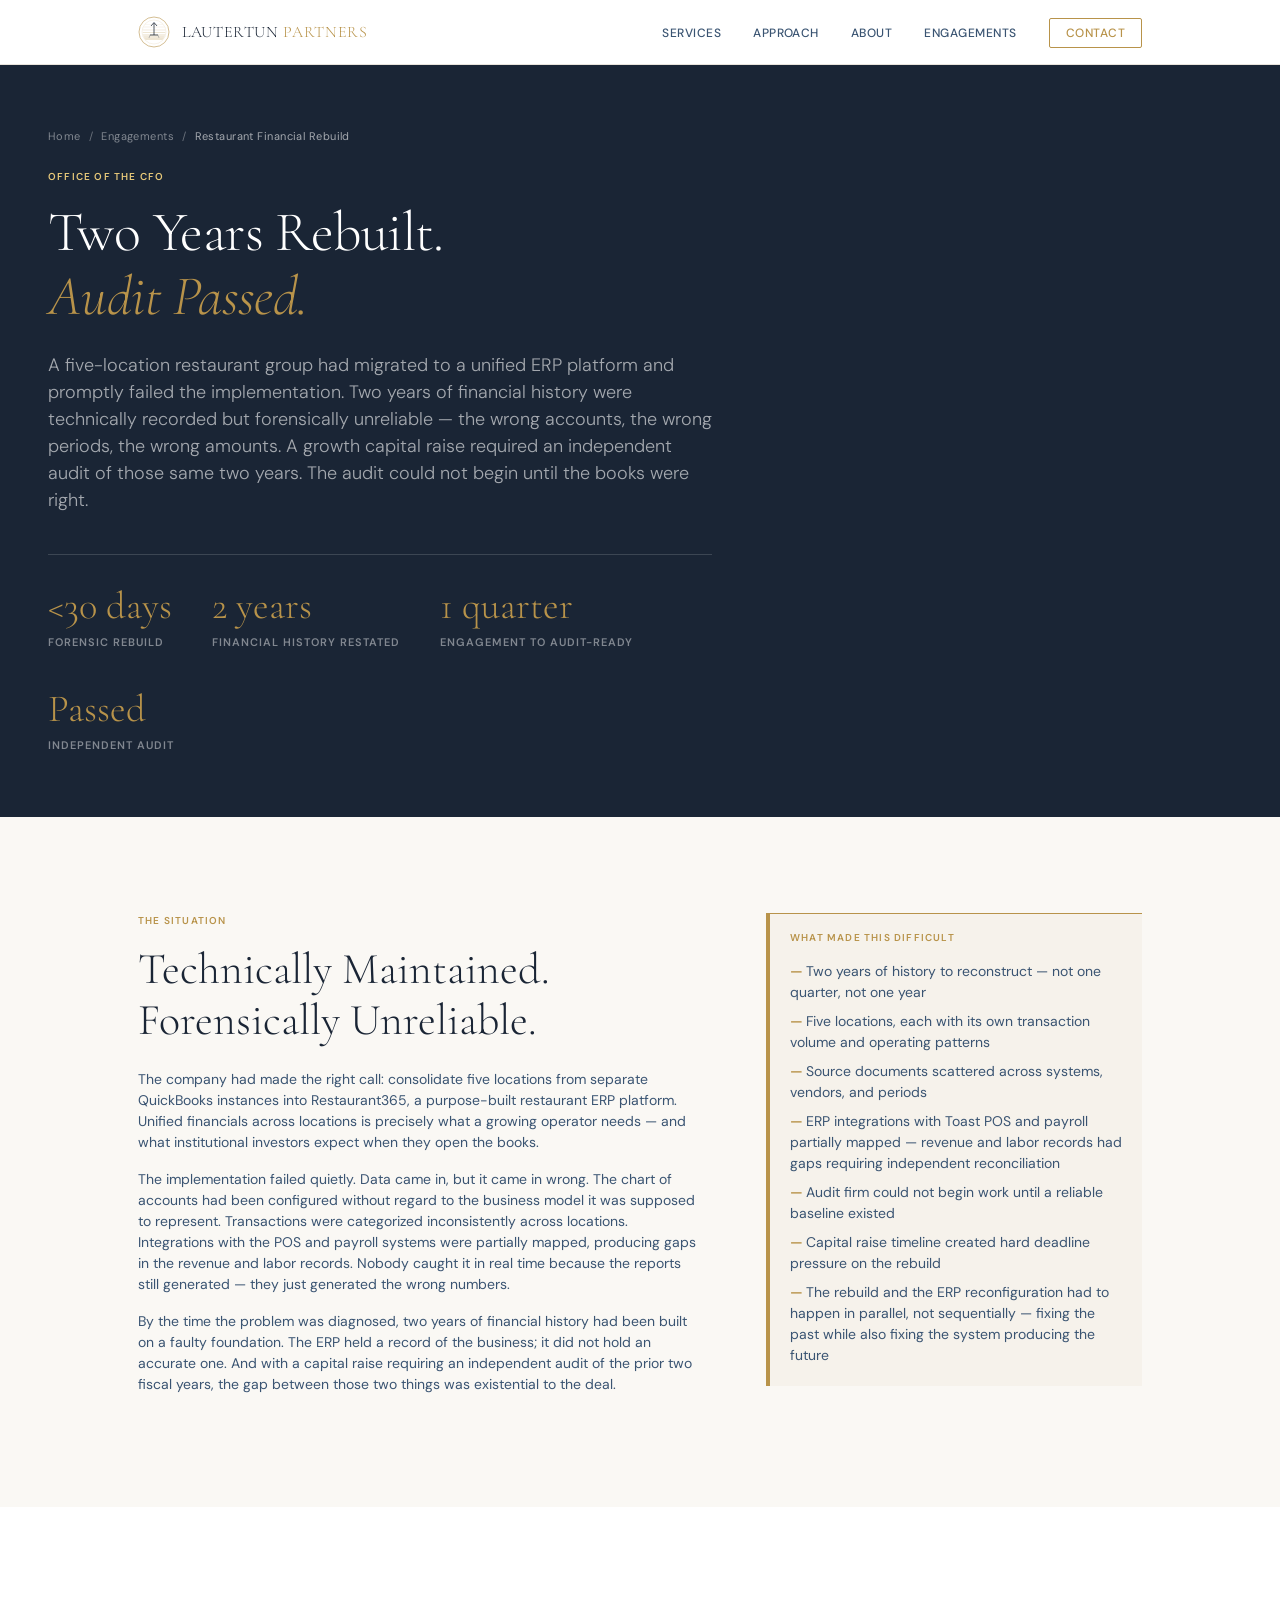
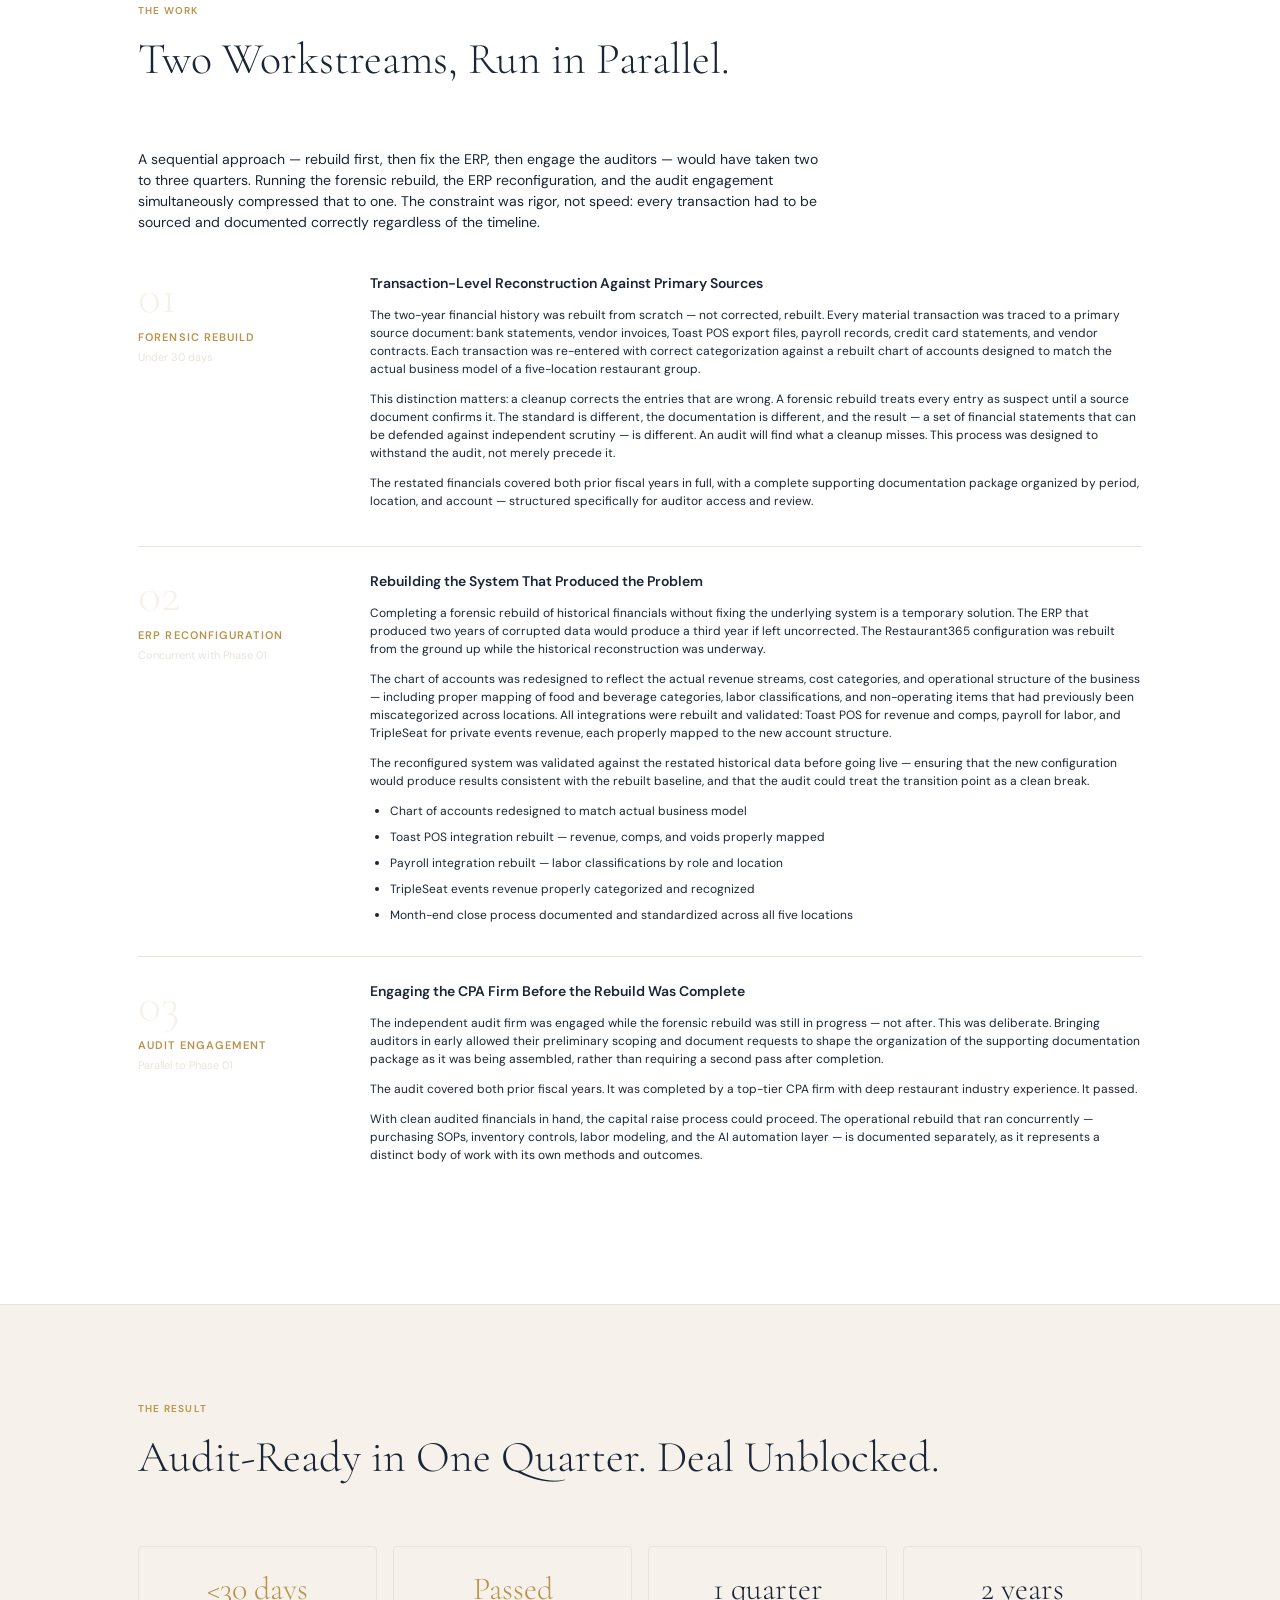
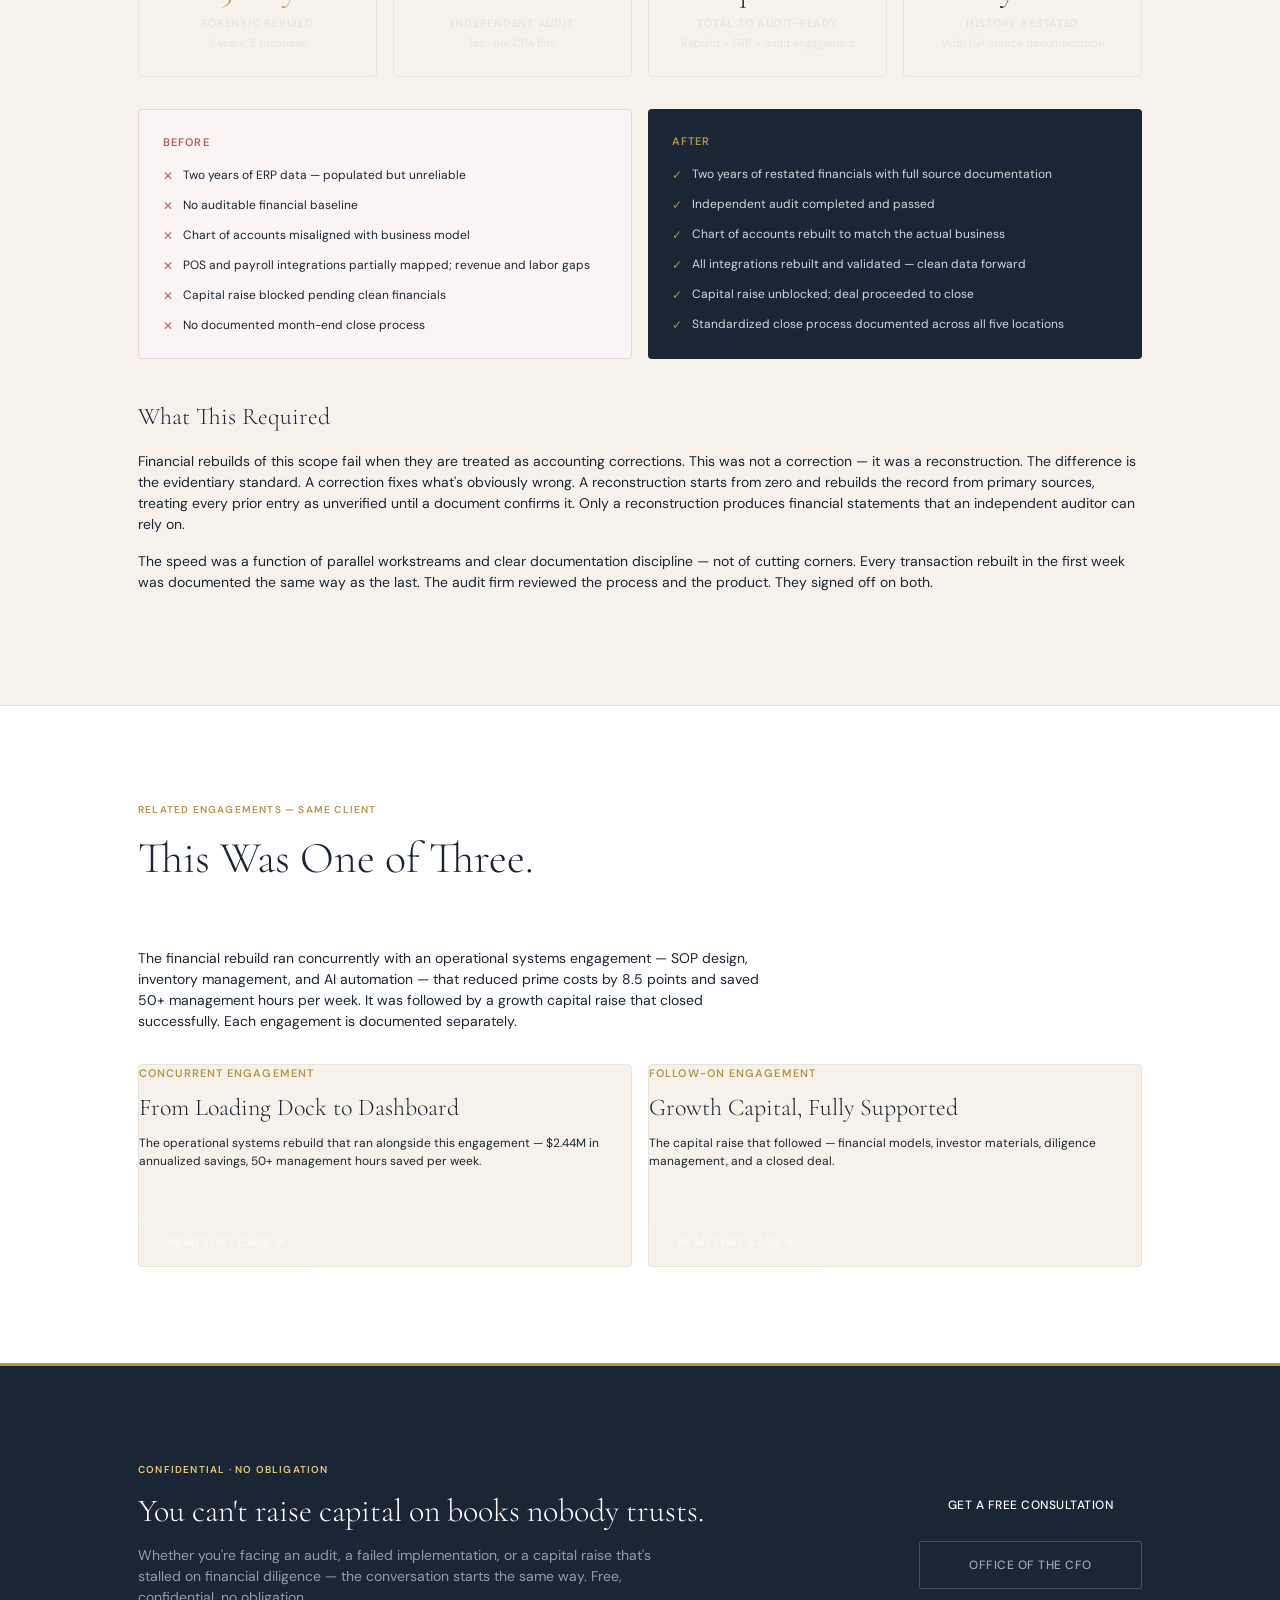
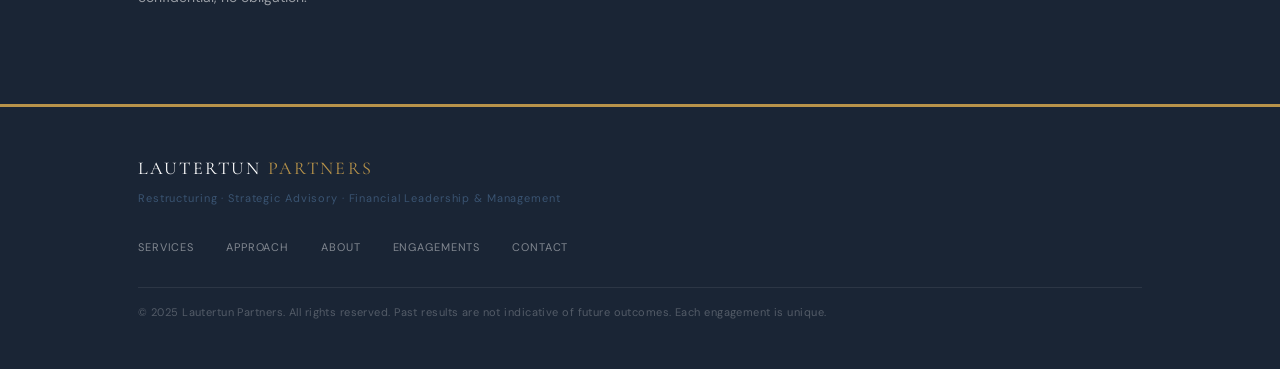
<file: case-restaurant-cfo.html>
<!DOCTYPE html>
<html lang="en">
<head>
<meta charset="UTF-8">
<meta name="viewport" content="width=device-width, initial-scale=1.0">
<title>Restaurant Financial Rebuild: Two Years Rebuilt in One Month, Audit Passed — Lautertun Partners</title>
<meta name="description" content="A five-location restaurant group with two years of corrupted ERP financials needed a clean audit to close their capital raise. Lautertun Partners completed a forensic reconstruction of the full financial history in under 30 days. The audit passed.">
<meta name="robots" content="index, follow">
<link rel="canonical" href="https://lautertunpartners.com/case-restaurant-cfo.html">
<meta property="og:type" content="article">
<meta property="og:url" content="https://lautertunpartners.com/case-restaurant-cfo.html">
<meta property="og:title" content="Restaurant Financial Rebuild: Two Years Rebuilt in One Month, Audit Passed">
<meta property="og:description" content="Forensic financial reconstruction for a multi-location restaurant group. Two years rebuilt in under 30 days. Audit by a top CPA firm completed and passed.">
<meta property="og:site_name" content="Lautertun Partners">
<link rel="icon" type="image/svg+xml" href="favicon.svg">
<link rel="preconnect" href="https://fonts.googleapis.com">
<link href="https://fonts.googleapis.com/css2?family=Cormorant+Garamond:ital,wght@0,300;0,400;0,500;0,600;1,300;1,400&family=DM+Sans:wght@300;400;500;600&display=swap" rel="stylesheet">
<link rel="stylesheet" href="lautertun-brand.css">
<link rel="stylesheet" href="site.css">
<link rel="stylesheet" href="service-page.css">
<link rel="stylesheet" href="case-study.css">
</head>
<body>

<!-- ── NAVIGATION ─────────────────────────────────────────────────────────── -->
<header class="nav-wrap">
  <nav class="nav-inner">
    <a href="index.html" class="nav-logo" aria-label="Lautertun Partners">
      <svg width="32" height="32" viewBox="0 0 64 64" fill="none" xmlns="http://www.w3.org/2000/svg">
        <circle cx="32" cy="32" r="30" stroke="#B8934A" stroke-width="1.2" fill="none"/>
        <circle cx="32" cy="32" r="24" stroke="#B8934A" stroke-width="0.6" fill="none" opacity="0.4"/>
        <clipPath id="ncr"><circle cx="32" cy="32" r="23"/></clipPath>
        <g clip-path="url(#ncr)">
          <line x1="9" y1="46" x2="55" y2="46" stroke="#B8934A" stroke-width="1.1" opacity="0.9"/>
          <line x1="9" y1="42" x2="55" y2="42" stroke="#B8934A" stroke-width="1.0" opacity="0.8"/>
          <line x1="9" y1="38" x2="55" y2="38" stroke="#B8934A" stroke-width="0.9" opacity="0.7"/>
          <line x1="9" y1="33" x2="55" y2="33" stroke="#B8934A" stroke-width="0.8" opacity="0.6"/>
          <line x1="9" y1="28" x2="55" y2="28" stroke="#B8934A" stroke-width="0.7" opacity="0.5"/>
          <line x1="9" y1="22" x2="55" y2="22" stroke="#B8934A" stroke-width="0.6" opacity="0.4"/>
          <line x1="9" y1="17" x2="55" y2="17" stroke="#B8934A" stroke-width="0.5" opacity="0.3"/>
        </g>
        <line x1="32" y1="38" x2="32" y2="14" stroke="#1A2535" stroke-width="1.5"/>
        <polyline points="26,20 32,13 38,20" stroke="#1A2535" stroke-width="1.5" fill="none" stroke-linejoin="round"/>
        <line x1="24" y1="38" x2="40" y2="38" stroke="#1A2535" stroke-width="1.5"/>
        <line x1="24" y1="38" x2="22" y2="44" stroke="#1A2535" stroke-width="1" opacity="0.5"/>
        <line x1="40" y1="38" x2="42" y2="44" stroke="#1A2535" stroke-width="1" opacity="0.5"/>
      </svg>
      <span class="nav-wordmark">LAUTERTUN <em>PARTNERS</em></span>
    </a>
    <ul class="nav-links">
      <li class="nav-has-dropdown">
        <a href="index.html#services">Services</a>
        <ul class="nav-dropdown">
          <li><a href="restructuring.html">Turnaround &amp; Restructuring</a></li>
          <li><a href="advisory.html">Strategic Advisory</a></li>
          <li><a href="financial-leadership.html">Office of the CFO</a></li>
        </ul>
      </li>
      <li><a href="index.html#approach">Approach</a></li>
      <li><a href="index.html#about">About</a></li>
      <li><a href="cases.html">Engagements</a></li>
      <li><a href="index.html#contact" class="nav-cta">Contact</a></li>
    </ul>
    <button class="nav-toggle" aria-label="Open menu" aria-expanded="false">
      <span></span><span></span><span></span>
    </button>
  </nav>
</header>


<!-- ── PAGE HERO ──────────────────────────────────────────────────────────── -->
<section class="page-hero">
  <div class="page-hero-inner container">
    <div class="breadcrumb">
      <a href="index.html">Home</a>
      <span>/</span>
      <a href="cases.html">Engagements</a>
      <span>/</span>
      <span>Restaurant Financial Rebuild</span>
    </div>
    <span class="ltp-overline" style="color:#E8C97A">Office of the CFO</span>
    <h1>Two Years Rebuilt.<br><em>Audit Passed.</em></h1>
    <p class="page-hero-sub">A five-location restaurant group had migrated to a unified ERP platform and promptly failed the implementation. Two years of financial history were technically recorded but forensically unreliable — the wrong accounts, the wrong periods, the wrong amounts. A growth capital raise required an independent audit of those same two years. The audit could not begin until the books were right.</p>
    <div class="cs-stats">
      <div class="cs-stat">
        <div class="cs-stat-value">&lt;30 days</div>
        <div class="cs-stat-label">Forensic rebuild</div>
      </div>
      <div class="cs-stat">
        <div class="cs-stat-value">2 years</div>
        <div class="cs-stat-label">Financial history restated</div>
      </div>
      <div class="cs-stat">
        <div class="cs-stat-value">1 quarter</div>
        <div class="cs-stat-label">Engagement to audit-ready</div>
      </div>
      <div class="cs-stat">
        <div class="cs-stat-value">Passed</div>
        <div class="cs-stat-label">Independent audit</div>
      </div>
    </div>
  </div>
</section>


<!-- ── OVERVIEW ───────────────────────────────────────────────────────────── -->
<section class="section sp-overview">
  <div class="container sp-two-col">
    <div class="sp-overview-text">
      <span class="ltp-overline">The Situation</span>
      <h2>Technically Maintained.<br>Forensically Unreliable.</h2>
      <p>The company had made the right call: consolidate five locations from separate QuickBooks instances into Restaurant365, a purpose-built restaurant ERP platform. Unified financials across locations is precisely what a growing operator needs — and what institutional investors expect when they open the books.</p>
      <p>The implementation failed quietly. Data came in, but it came in wrong. The chart of accounts had been configured without regard to the business model it was supposed to represent. Transactions were categorized inconsistently across locations. Integrations with the POS and payroll systems were partially mapped, producing gaps in the revenue and labor records. Nobody caught it in real time because the reports still generated — they just generated the wrong numbers.</p>
      <p>By the time the problem was diagnosed, two years of financial history had been built on a faulty foundation. The ERP held a record of the business; it did not hold an accurate one. And with a capital raise requiring an independent audit of the prior two fiscal years, the gap between those two things was existential to the deal.</p>
    </div>
    <div class="sp-overview-callout ltp-highlight-box">
      <span class="ltp-overline">What Made This Difficult</span>
      <ul>
        <li>Two years of history to reconstruct — not one quarter, not one year</li>
        <li>Five locations, each with its own transaction volume and operating patterns</li>
        <li>Source documents scattered across systems, vendors, and periods</li>
        <li>ERP integrations with Toast POS and payroll partially mapped — revenue and labor records had gaps requiring independent reconciliation</li>
        <li>Audit firm could not begin work until a reliable baseline existed</li>
        <li>Capital raise timeline created hard deadline pressure on the rebuild</li>
        <li>The rebuild and the ERP reconfiguration had to happen in parallel, not sequentially — fixing the past while also fixing the system producing the future</li>
      </ul>
    </div>
  </div>
</section>


<!-- ── ENGAGEMENT ─────────────────────────────────────────────────────────── -->
<section class="section" style="background: var(--color-white);">
  <div class="container">
    <div class="section-header">
      <span class="ltp-overline">The Work</span>
      <h2>Two Workstreams, Run in Parallel.</h2>
    </div>
    <p style="max-width:680px; font-size: var(--text-base); color: var(--color-text-secondary); line-height: var(--leading-relaxed); margin-bottom: var(--space-10);">A sequential approach — rebuild first, then fix the ERP, then engage the auditors — would have taken two to three quarters. Running the forensic rebuild, the ERP reconfiguration, and the audit engagement simultaneously compressed that to one. The constraint was rigor, not speed: every transaction had to be sourced and documented correctly regardless of the timeline.</p>

    <div class="cs-phases">

      <div class="cs-phase">
        <div class="cs-phase-label">
          <div class="cs-phase-num">01</div>
          <div class="cs-phase-title">Forensic Rebuild</div>
          <div class="cs-phase-duration">Under 30 days</div>
        </div>
        <div class="cs-phase-content">
          <h4>Transaction-Level Reconstruction Against Primary Sources</h4>
          <p>The two-year financial history was rebuilt from scratch — not corrected, rebuilt. Every material transaction was traced to a primary source document: bank statements, vendor invoices, Toast POS export files, payroll records, credit card statements, and vendor contracts. Each transaction was re-entered with correct categorization against a rebuilt chart of accounts designed to match the actual business model of a five-location restaurant group.</p>
          <p>This distinction matters: a cleanup corrects the entries that are wrong. A forensic rebuild treats every entry as suspect until a source document confirms it. The standard is different, the documentation is different, and the result — a set of financial statements that can be defended against independent scrutiny — is different. An audit will find what a cleanup misses. This process was designed to withstand the audit, not merely precede it.</p>
          <p>The restated financials covered both prior fiscal years in full, with a complete supporting documentation package organized by period, location, and account — structured specifically for auditor access and review.</p>
        </div>
      </div>

      <div class="cs-phase">
        <div class="cs-phase-label">
          <div class="cs-phase-num">02</div>
          <div class="cs-phase-title">ERP Reconfiguration</div>
          <div class="cs-phase-duration">Concurrent with Phase 01</div>
        </div>
        <div class="cs-phase-content">
          <h4>Rebuilding the System That Produced the Problem</h4>
          <p>Completing a forensic rebuild of historical financials without fixing the underlying system is a temporary solution. The ERP that produced two years of corrupted data would produce a third year if left uncorrected. The Restaurant365 configuration was rebuilt from the ground up while the historical reconstruction was underway.</p>
          <p>The chart of accounts was redesigned to reflect the actual revenue streams, cost categories, and operational structure of the business — including proper mapping of food and beverage categories, labor classifications, and non-operating items that had previously been miscategorized across locations. All integrations were rebuilt and validated: Toast POS for revenue and comps, payroll for labor, and TripleSeat for private events revenue, each properly mapped to the new account structure.</p>
          <p>The reconfigured system was validated against the restated historical data before going live — ensuring that the new configuration would produce results consistent with the rebuilt baseline, and that the audit could treat the transition point as a clean break.</p>
          <ul>
            <li>Chart of accounts redesigned to match actual business model</li>
            <li>Toast POS integration rebuilt — revenue, comps, and voids properly mapped</li>
            <li>Payroll integration rebuilt — labor classifications by role and location</li>
            <li>TripleSeat events revenue properly categorized and recognized</li>
            <li>Month-end close process documented and standardized across all five locations</li>
          </ul>
        </div>
      </div>

      <div class="cs-phase">
        <div class="cs-phase-label">
          <div class="cs-phase-num">03</div>
          <div class="cs-phase-title">Audit Engagement</div>
          <div class="cs-phase-duration">Parallel to Phase 01</div>
        </div>
        <div class="cs-phase-content">
          <h4>Engaging the CPA Firm Before the Rebuild Was Complete</h4>
          <p>The independent audit firm was engaged while the forensic rebuild was still in progress — not after. This was deliberate. Bringing auditors in early allowed their preliminary scoping and document requests to shape the organization of the supporting documentation package as it was being assembled, rather than requiring a second pass after completion.</p>
          <p>The audit covered both prior fiscal years. It was completed by a top-tier CPA firm with deep restaurant industry experience. It passed.</p>
          <p>With clean audited financials in hand, the capital raise process could proceed. The operational rebuild that ran concurrently — purchasing SOPs, inventory controls, labor modeling, and the AI automation layer — is documented separately, as it represents a distinct body of work with its own methods and outcomes.</p>
        </div>
      </div>

    </div>
  </div>
</section>


<!-- ── RESULTS ─────────────────────────────────────────────────────────────── -->
<section class="section sp-capabilities" style="background: var(--color-parchment);">
  <div class="container">
    <div class="section-header">
      <span class="ltp-overline">The Result</span>
      <h2>Audit-Ready in One Quarter. Deal Unblocked.</h2>
    </div>

    <div class="cs-metrics">
      <div class="cs-metric">
        <div class="cs-metric-value gold">&lt;30 days</div>
        <div class="cs-metric-label">Forensic rebuild</div>
        <div class="cs-metric-sub">2 years, 5 locations</div>
      </div>
      <div class="cs-metric">
        <div class="cs-metric-value gold">Passed</div>
        <div class="cs-metric-label">Independent audit</div>
        <div class="cs-metric-sub">Top-tier CPA firm</div>
      </div>
      <div class="cs-metric">
        <div class="cs-metric-value">1 quarter</div>
        <div class="cs-metric-label">Total to audit-ready</div>
        <div class="cs-metric-sub">Rebuild + ERP + audit engagement</div>
      </div>
      <div class="cs-metric">
        <div class="cs-metric-value">2 years</div>
        <div class="cs-metric-label">History restated</div>
        <div class="cs-metric-sub">With full source documentation</div>
      </div>
    </div>

    <div class="cs-ba" style="margin-top: var(--space-6);">
      <div class="cs-ba-col cs-ba-col--before">
        <div class="cs-ba-label">Before</div>
        <ul>
          <li>Two years of ERP data — populated but unreliable</li>
          <li>No auditable financial baseline</li>
          <li>Chart of accounts misaligned with business model</li>
          <li>POS and payroll integrations partially mapped; revenue and labor gaps</li>
          <li>Capital raise blocked pending clean financials</li>
          <li>No documented month-end close process</li>
        </ul>
      </div>
      <div class="cs-ba-col cs-ba-col--after">
        <div class="cs-ba-label">After</div>
        <ul>
          <li>Two years of restated financials with full source documentation</li>
          <li>Independent audit completed and passed</li>
          <li>Chart of accounts rebuilt to match the actual business</li>
          <li>All integrations rebuilt and validated — clean data forward</li>
          <li>Capital raise unblocked; deal proceeded to close</li>
          <li>Standardized close process documented across all five locations</li>
        </ul>
      </div>
    </div>

    <div class="cs-prose" style="margin-top: var(--space-10);">
      <h3>What This Required</h3>
      <p>Financial rebuilds of this scope fail when they are treated as accounting corrections. This was not a correction — it was a reconstruction. The difference is the evidentiary standard. A correction fixes what's obviously wrong. A reconstruction starts from zero and rebuilds the record from primary sources, treating every prior entry as unverified until a document confirms it. Only a reconstruction produces financial statements that an independent auditor can rely on.</p>
      <p>The speed was a function of parallel workstreams and clear documentation discipline — not of cutting corners. Every transaction rebuilt in the first week was documented the same way as the last. The audit firm reviewed the process and the product. They signed off on both.</p>
    </div>
  </div>
</section>


<!-- ── RELATED CASES ──────────────────────────────────────────────────────── -->
<section class="section" style="background: var(--color-white);">
  <div class="container">
    <div class="section-header">
      <span class="ltp-overline">Related Engagements — Same Client</span>
      <h2>This Was One of Three.</h2>
    </div>
    <p style="max-width:640px; font-size: var(--text-base); color: var(--color-text-secondary); line-height: var(--leading-relaxed); margin-bottom: var(--space-8);">The financial rebuild ran concurrently with an operational systems engagement — SOP design, inventory management, and AI automation — that reduced prime costs by 8.5 points and saved 50+ management hours per week. It was followed by a growth capital raise that closed successfully. Each engagement is documented separately.</p>
    <div style="display:flex; gap: var(--space-4); flex-wrap:wrap;">
      <div class="cs-related" style="flex:1; min-width:280px; margin:0;">
        <div>
          <div class="cs-related-label">Concurrent Engagement</div>
          <h3>From Loading Dock to Dashboard</h3>
          <p>The operational systems rebuild that ran alongside this engagement — $2.44M in annualized savings, 50+ management hours saved per week.</p>
        </div>
        <a href="case-restaurant-ops.html" class="btn-outline" style="white-space:nowrap; margin-top: var(--space-4);">Read That Case →</a>
      </div>
      <div class="cs-related" style="flex:1; min-width:280px; margin:0;">
        <div>
          <div class="cs-related-label">Follow-On Engagement</div>
          <h3>Growth Capital, Fully Supported</h3>
          <p>The capital raise that followed — financial models, investor materials, diligence management, and a closed deal.</p>
        </div>
        <a href="case-restaurant-capital.html" class="btn-outline" style="white-space:nowrap; margin-top: var(--space-4);">Read That Case →</a>
      </div>
    </div>
  </div>
</section>


<!-- ── CTA ────────────────────────────────────────────────────────────────── -->
<section class="section sp-cta">
  <div class="container sp-cta-inner">
    <div>
      <span class="ltp-overline">Confidential · No Obligation</span>
      <h2>You can't raise capital on books nobody trusts.</h2>
      <p>Whether you're facing an audit, a failed implementation, or a capital raise that's stalled on financial diligence — the conversation starts the same way. Free, confidential, no obligation.</p>
    </div>
    <div class="sp-cta-actions">
      <a href="index.html#contact" class="btn-primary">Get a Free Consultation</a>
      <a href="financial-leadership.html" class="btn-outline">Office of the CFO</a>
    </div>
  </div>
</section>


<!-- ── FOOTER ─────────────────────────────────────────────────────────────── -->
<footer class="footer">
  <div class="container footer-inner">
    <div class="footer-brand">
      <span class="footer-wordmark ltp-wordmark">LAUTERTUN <span>PARTNERS</span></span>
      <p class="ltp-tagline" style="margin-top:8px">Restructuring · Strategic Advisory · Financial Leadership &amp; Management</p>
    </div>
    <nav class="footer-nav" aria-label="Footer navigation">
      <a href="index.html#services">Services</a>
      <a href="index.html#approach">Approach</a>
      <a href="index.html#about">About</a>
      <a href="cases.html">Engagements</a>
      <a href="index.html#contact">Contact</a>
    </nav>
    <p class="footer-legal">&copy; 2025 Lautertun Partners. All rights reserved. Past results are not indicative of future outcomes. Each engagement is unique.</p>
  </div>
</footer>

<script>
  const toggle = document.querySelector('.nav-toggle');
  const navLinks = document.querySelector('.nav-links');
  toggle.addEventListener('click', () => {
    const open = toggle.getAttribute('aria-expanded') === 'true';
    toggle.setAttribute('aria-expanded', String(!open));
    navLinks.classList.toggle('is-open');
  });
  const nav = document.querySelector('.nav-wrap');
  window.addEventListener('scroll', () => {
    nav.classList.toggle('is-scrolled', window.scrollY > 20);
  }, { passive: true });
</script>
</body>
</html>
</file>
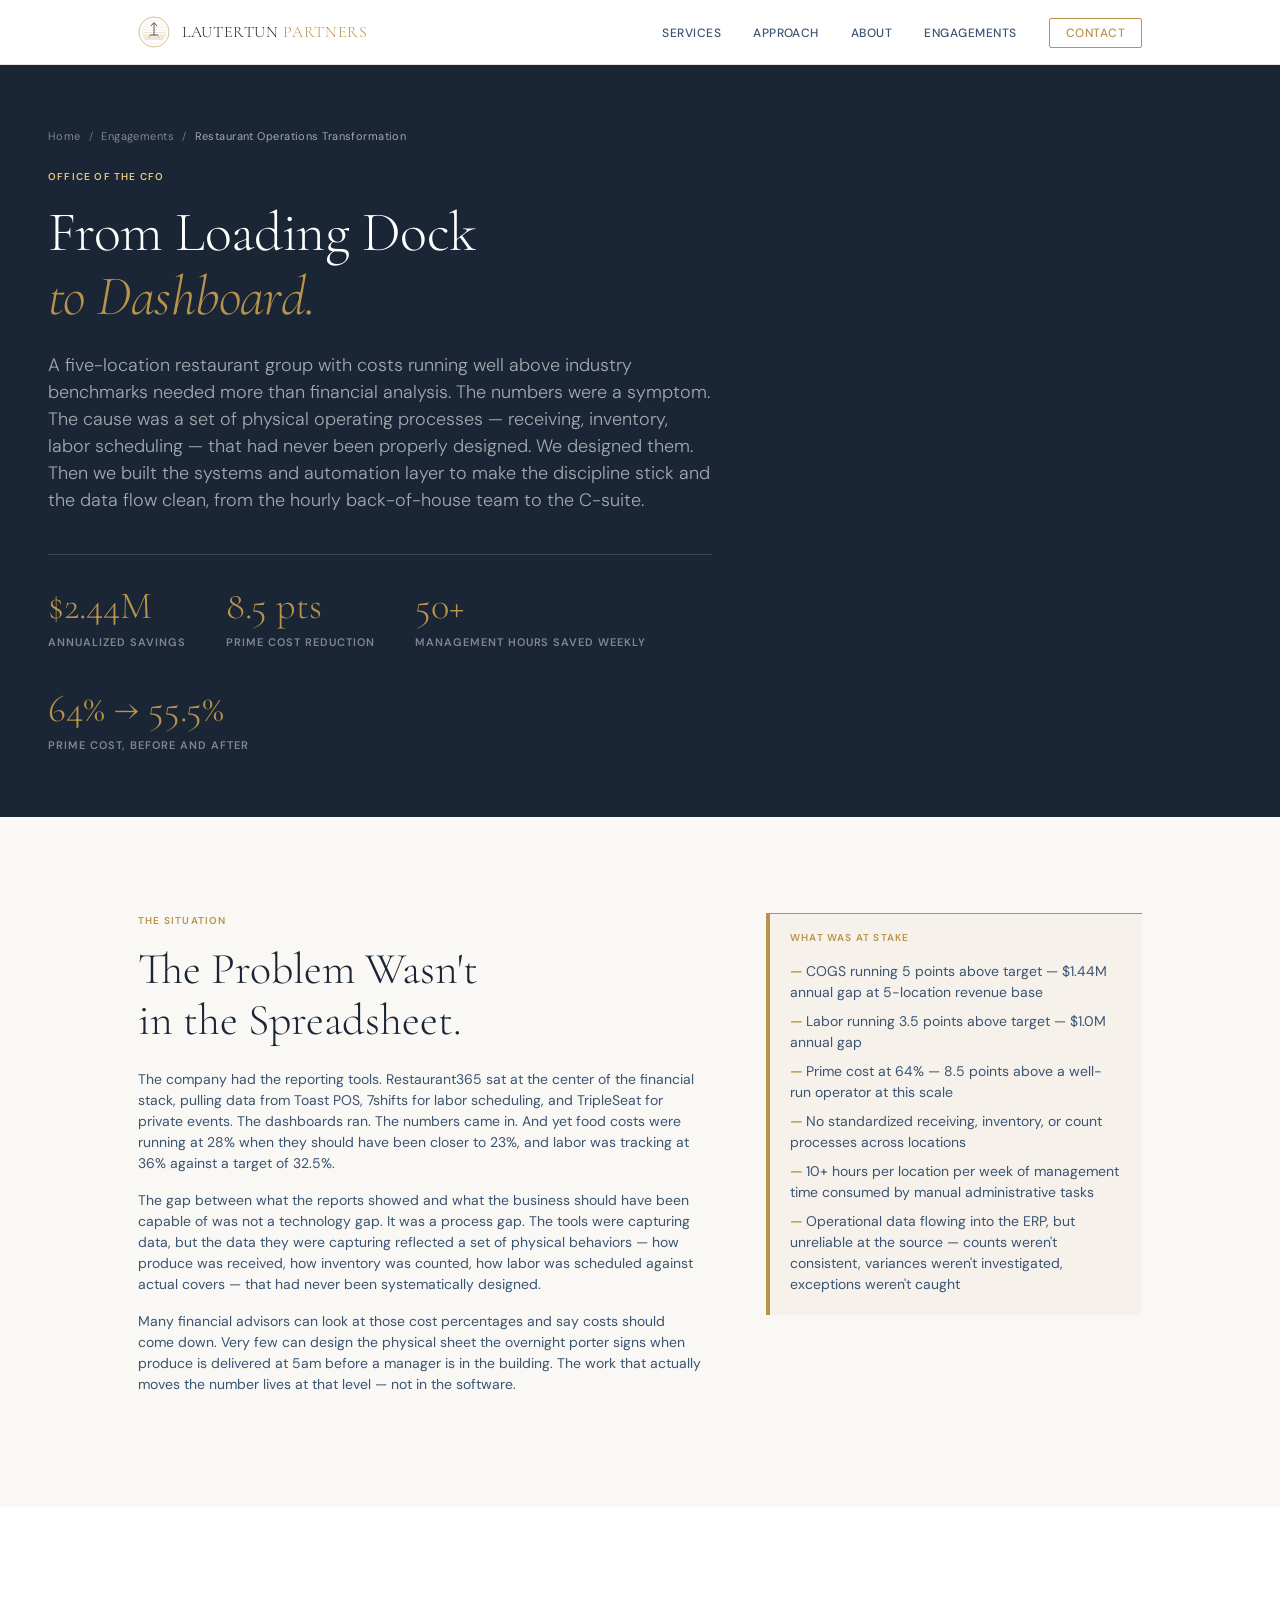
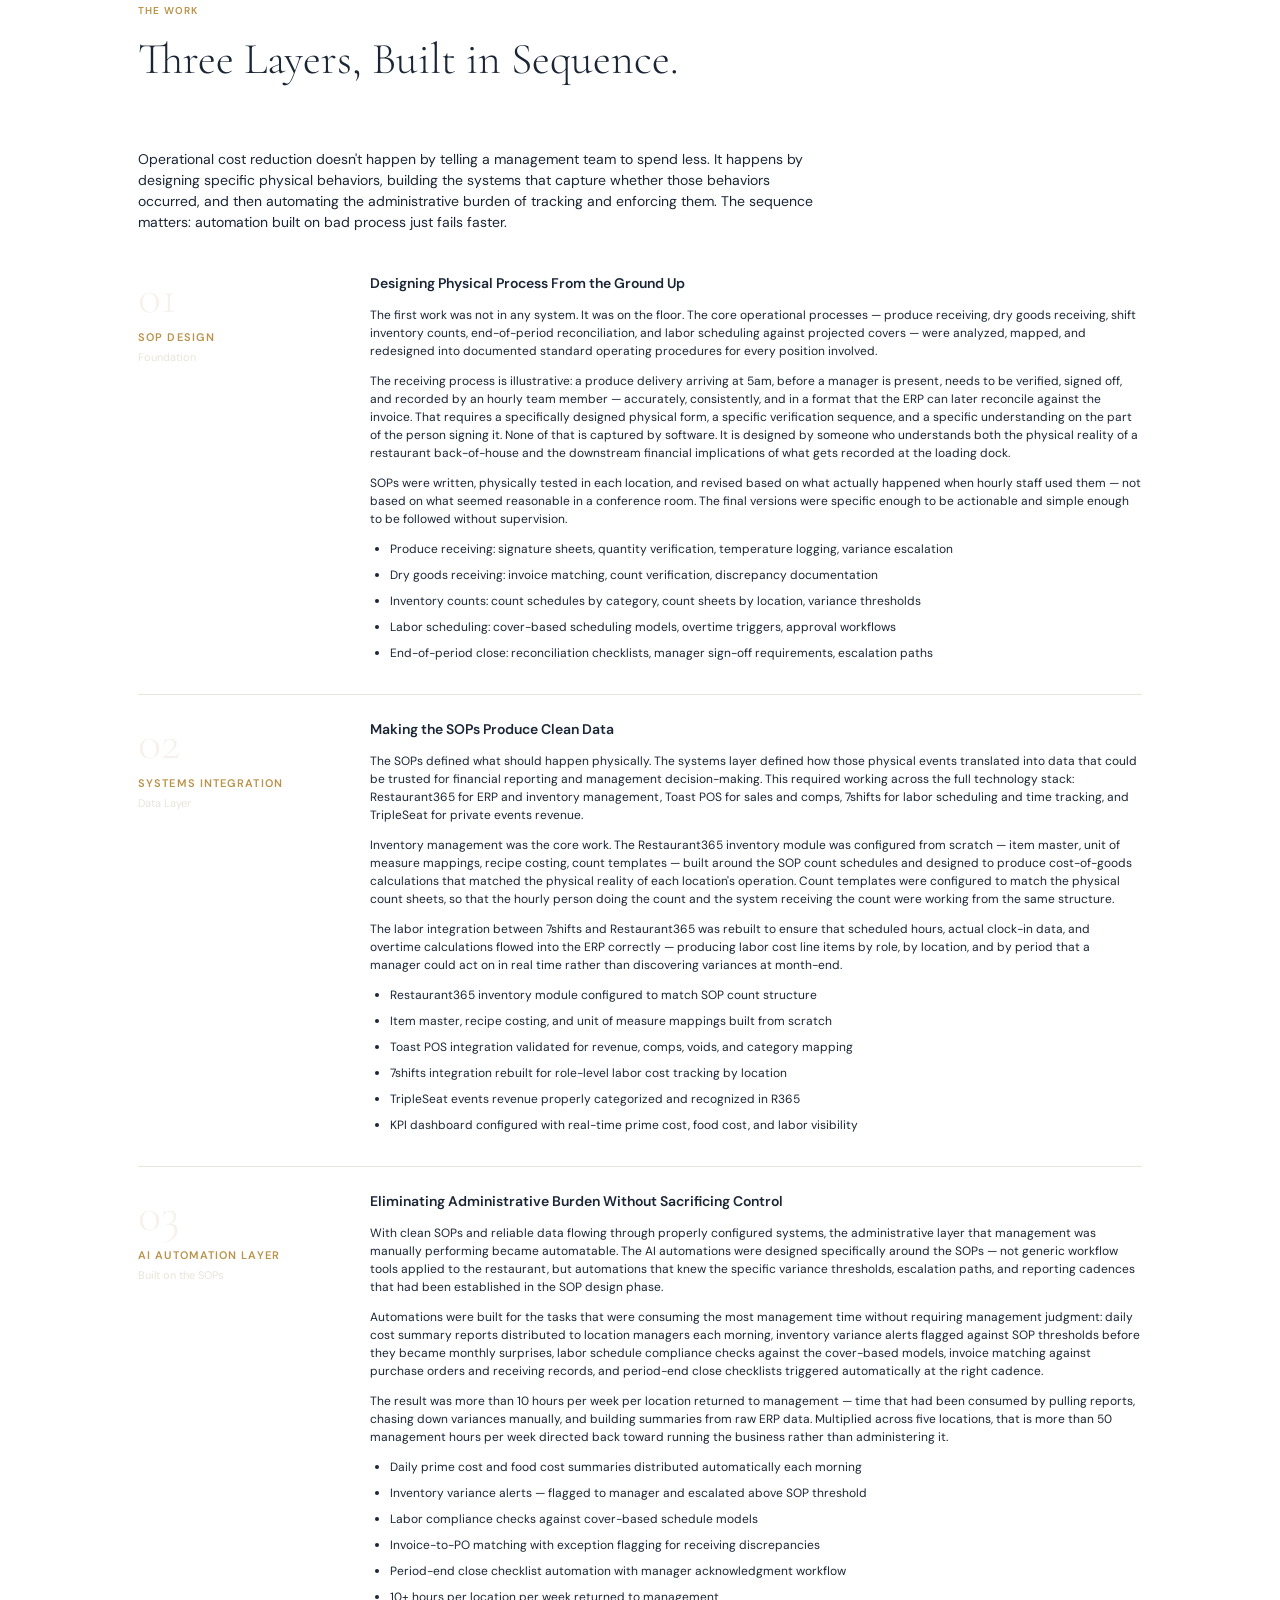
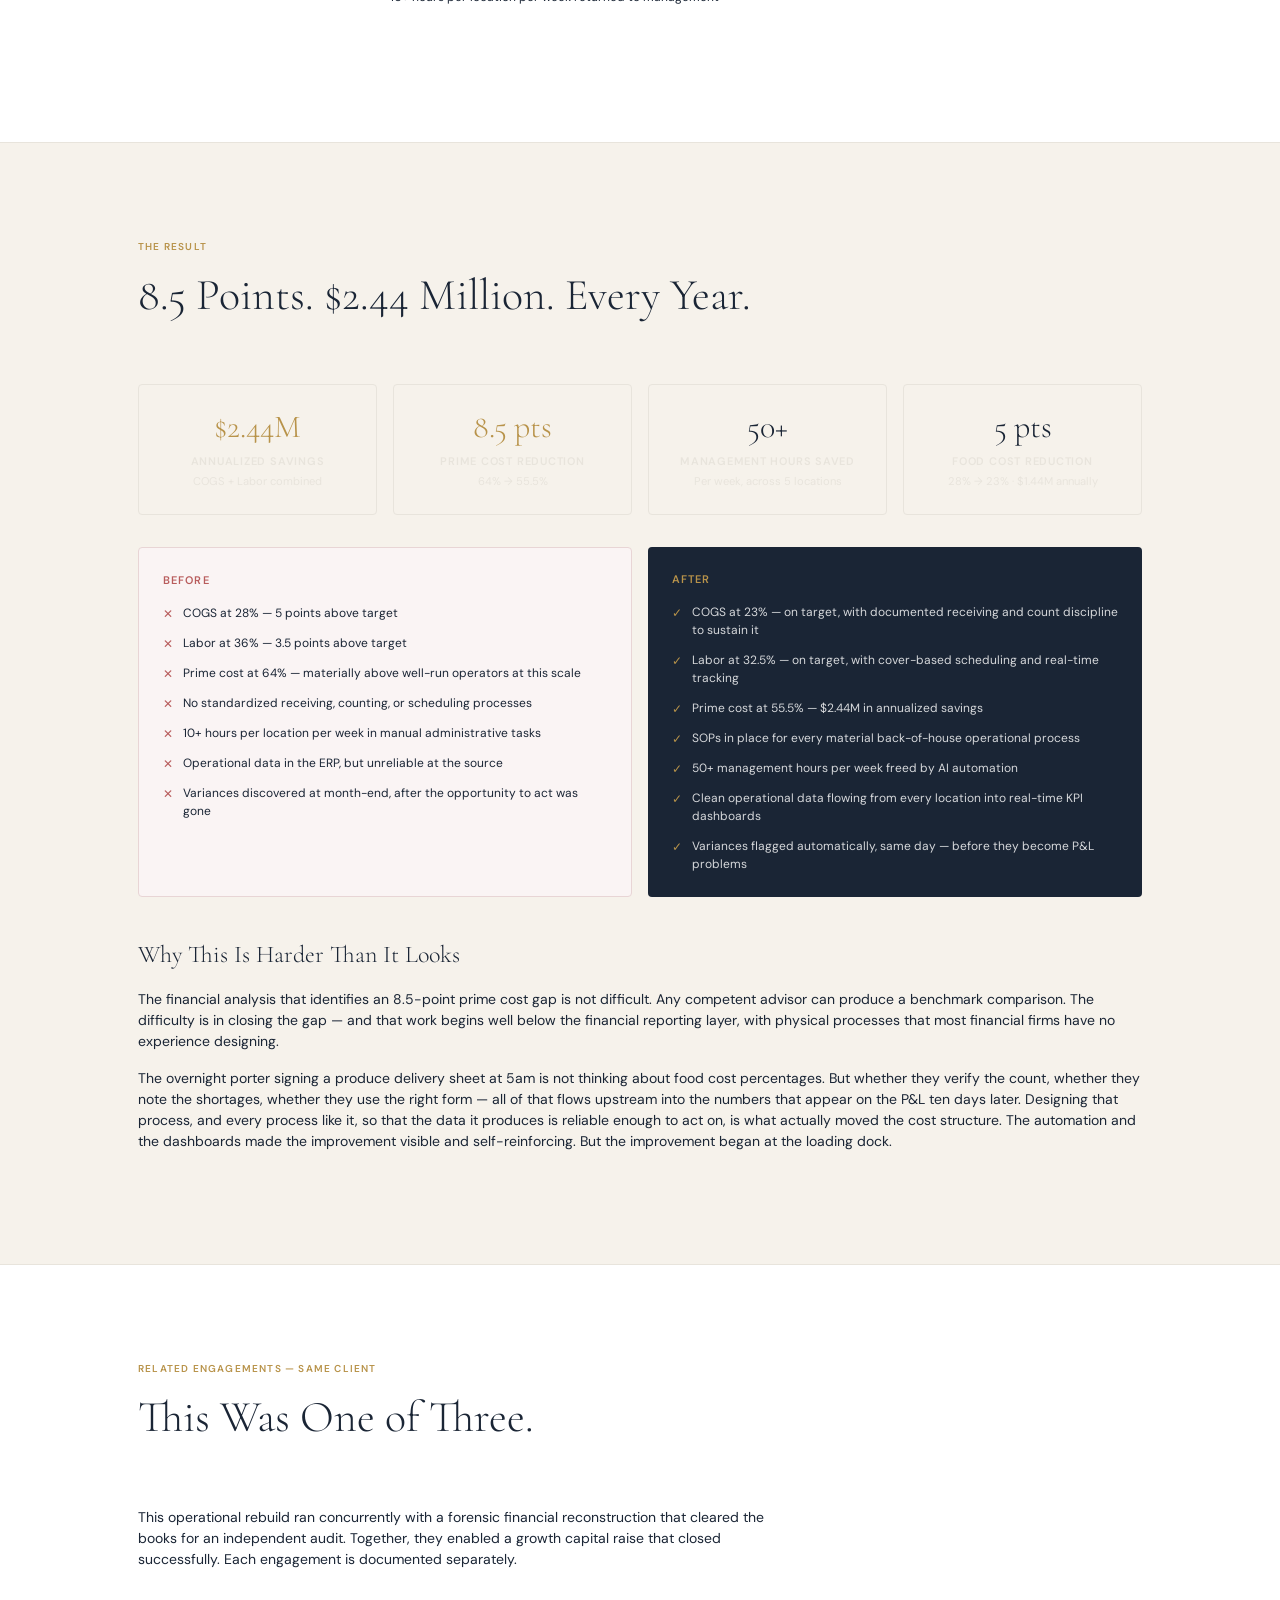
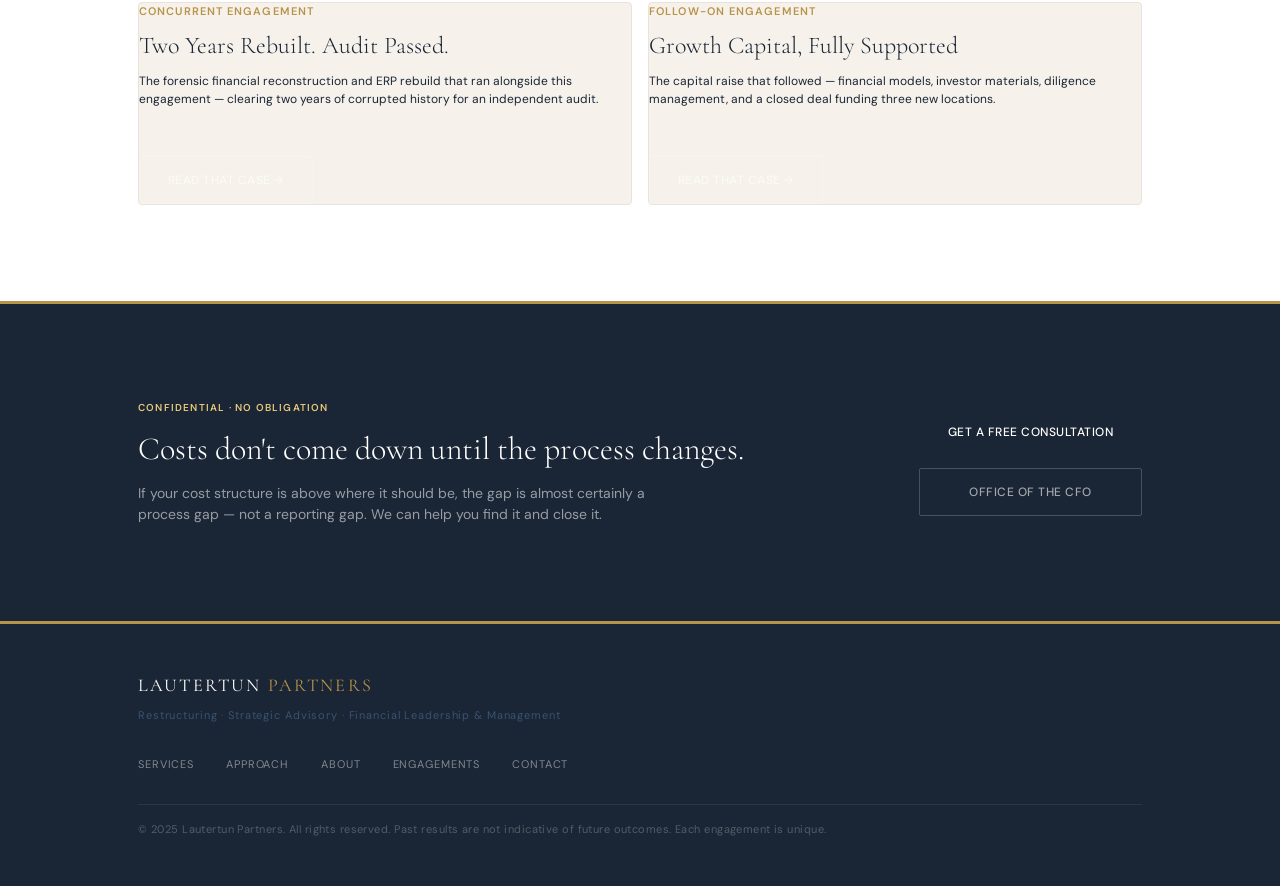
<file: case-restaurant-ops.html>
<!DOCTYPE html>
<html lang="en">
<head>
<meta charset="UTF-8">
<meta name="viewport" content="width=device-width, initial-scale=1.0">
<title>From Loading Dock to Dashboard: Restaurant Operations Transformation — Lautertun Partners</title>
<meta name="description" content="How Lautertun Partners designed physical SOPs, installed inventory controls, and built an AI automation layer that reduced prime costs by 8.5 points — $2.44M in annualized savings — across a five-location restaurant group.">
<meta name="robots" content="index, follow">
<link rel="canonical" href="https://lautertunpartners.com/case-restaurant-ops.html">
<meta property="og:type" content="article">
<meta property="og:url" content="https://lautertunpartners.com/case-restaurant-ops.html">
<meta property="og:title" content="From Loading Dock to Dashboard: Restaurant Operations Transformation — Lautertun Partners">
<meta property="og:description" content="SOP design, inventory management, and AI automation that reduced prime costs 8.5 points and saved 50+ management hours per week across five restaurant locations.">
<meta property="og:site_name" content="Lautertun Partners">
<link rel="icon" type="image/svg+xml" href="favicon.svg">
<link rel="preconnect" href="https://fonts.googleapis.com">
<link href="https://fonts.googleapis.com/css2?family=Cormorant+Garamond:ital,wght@0,300;0,400;0,500;0,600;1,300;1,400&family=DM+Sans:wght@300;400;500;600&display=swap" rel="stylesheet">
<link rel="stylesheet" href="lautertun-brand.css">
<link rel="stylesheet" href="site.css">
<link rel="stylesheet" href="service-page.css">
<link rel="stylesheet" href="case-study.css">
</head>
<body>

<!-- ── NAVIGATION ─────────────────────────────────────────────────────────── -->
<header class="nav-wrap">
  <nav class="nav-inner">
    <a href="index.html" class="nav-logo" aria-label="Lautertun Partners">
      <svg width="32" height="32" viewBox="0 0 64 64" fill="none" xmlns="http://www.w3.org/2000/svg">
        <circle cx="32" cy="32" r="30" stroke="#B8934A" stroke-width="1.2" fill="none"/>
        <circle cx="32" cy="32" r="24" stroke="#B8934A" stroke-width="0.6" fill="none" opacity="0.4"/>
        <clipPath id="ncro"><circle cx="32" cy="32" r="23"/></clipPath>
        <g clip-path="url(#ncro)">
          <line x1="9" y1="46" x2="55" y2="46" stroke="#B8934A" stroke-width="1.1" opacity="0.9"/>
          <line x1="9" y1="42" x2="55" y2="42" stroke="#B8934A" stroke-width="1.0" opacity="0.8"/>
          <line x1="9" y1="38" x2="55" y2="38" stroke="#B8934A" stroke-width="0.9" opacity="0.7"/>
          <line x1="9" y1="33" x2="55" y2="33" stroke="#B8934A" stroke-width="0.8" opacity="0.6"/>
          <line x1="9" y1="28" x2="55" y2="28" stroke="#B8934A" stroke-width="0.7" opacity="0.5"/>
          <line x1="9" y1="22" x2="55" y2="22" stroke="#B8934A" stroke-width="0.6" opacity="0.4"/>
          <line x1="9" y1="17" x2="55" y2="17" stroke="#B8934A" stroke-width="0.5" opacity="0.3"/>
        </g>
        <line x1="32" y1="38" x2="32" y2="14" stroke="#1A2535" stroke-width="1.5"/>
        <polyline points="26,20 32,13 38,20" stroke="#1A2535" stroke-width="1.5" fill="none" stroke-linejoin="round"/>
        <line x1="24" y1="38" x2="40" y2="38" stroke="#1A2535" stroke-width="1.5"/>
        <line x1="24" y1="38" x2="22" y2="44" stroke="#1A2535" stroke-width="1" opacity="0.5"/>
        <line x1="40" y1="38" x2="42" y2="44" stroke="#1A2535" stroke-width="1" opacity="0.5"/>
      </svg>
      <span class="nav-wordmark">LAUTERTUN <em>PARTNERS</em></span>
    </a>
    <ul class="nav-links">
      <li class="nav-has-dropdown">
        <a href="index.html#services">Services</a>
        <ul class="nav-dropdown">
          <li><a href="restructuring.html">Turnaround &amp; Restructuring</a></li>
          <li><a href="advisory.html">Strategic Advisory</a></li>
          <li><a href="financial-leadership.html">Office of the CFO</a></li>
        </ul>
      </li>
      <li><a href="index.html#approach">Approach</a></li>
      <li><a href="index.html#about">About</a></li>
      <li><a href="cases.html">Engagements</a></li>
      <li><a href="index.html#contact" class="nav-cta">Contact</a></li>
    </ul>
    <button class="nav-toggle" aria-label="Open menu" aria-expanded="false">
      <span></span><span></span><span></span>
    </button>
  </nav>
</header>


<!-- ── PAGE HERO ──────────────────────────────────────────────────────────── -->
<section class="page-hero">
  <div class="page-hero-inner container">
    <div class="breadcrumb">
      <a href="index.html">Home</a>
      <span>/</span>
      <a href="cases.html">Engagements</a>
      <span>/</span>
      <span>Restaurant Operations Transformation</span>
    </div>
    <span class="ltp-overline" style="color:#E8C97A">Office of the CFO</span>
    <h1>From Loading Dock<br><em>to Dashboard.</em></h1>
    <p class="page-hero-sub">A five-location restaurant group with costs running well above industry benchmarks needed more than financial analysis. The numbers were a symptom. The cause was a set of physical operating processes — receiving, inventory, labor scheduling — that had never been properly designed. We designed them. Then we built the systems and automation layer to make the discipline stick and the data flow clean, from the hourly back-of-house team to the C-suite.</p>
    <div class="cs-stats">
      <div class="cs-stat">
        <div class="cs-stat-value">$2.44M</div>
        <div class="cs-stat-label">Annualized savings</div>
      </div>
      <div class="cs-stat">
        <div class="cs-stat-value">8.5 pts</div>
        <div class="cs-stat-label">Prime cost reduction</div>
      </div>
      <div class="cs-stat">
        <div class="cs-stat-value">50+</div>
        <div class="cs-stat-label">Management hours saved weekly</div>
      </div>
      <div class="cs-stat">
        <div class="cs-stat-value">64% → 55.5%</div>
        <div class="cs-stat-label">Prime cost, before and after</div>
      </div>
    </div>
  </div>
</section>


<!-- ── OVERVIEW ───────────────────────────────────────────────────────────── -->
<section class="section sp-overview">
  <div class="container sp-two-col">
    <div class="sp-overview-text">
      <span class="ltp-overline">The Situation</span>
      <h2>The Problem Wasn't<br>in the Spreadsheet.</h2>
      <p>The company had the reporting tools. Restaurant365 sat at the center of the financial stack, pulling data from Toast POS, 7shifts for labor scheduling, and TripleSeat for private events. The dashboards ran. The numbers came in. And yet food costs were running at 28% when they should have been closer to 23%, and labor was tracking at 36% against a target of 32.5%.</p>
      <p>The gap between what the reports showed and what the business should have been capable of was not a technology gap. It was a process gap. The tools were capturing data, but the data they were capturing reflected a set of physical behaviors — how produce was received, how inventory was counted, how labor was scheduled against actual covers — that had never been systematically designed.</p>
      <p>Many financial advisors can look at those cost percentages and say costs should come down. Very few can design the physical sheet the overnight porter signs when produce is delivered at 5am before a manager is in the building. The work that actually moves the number lives at that level — not in the software.</p>
    </div>
    <div class="sp-overview-callout ltp-highlight-box">
      <span class="ltp-overline">What Was at Stake</span>
      <ul>
        <li>COGS running 5 points above target — $1.44M annual gap at 5-location revenue base</li>
        <li>Labor running 3.5 points above target — $1.0M annual gap</li>
        <li>Prime cost at 64% — 8.5 points above a well-run operator at this scale</li>
        <li>No standardized receiving, inventory, or count processes across locations</li>
        <li>10+ hours per location per week of management time consumed by manual administrative tasks</li>
        <li>Operational data flowing into the ERP, but unreliable at the source — counts weren't consistent, variances weren't investigated, exceptions weren't caught</li>
      </ul>
    </div>
  </div>
</section>


<!-- ── ENGAGEMENT ─────────────────────────────────────────────────────────── -->
<section class="section" style="background: var(--color-white);">
  <div class="container">
    <div class="section-header">
      <span class="ltp-overline">The Work</span>
      <h2>Three Layers, Built in Sequence.</h2>
    </div>
    <p style="max-width:680px; font-size: var(--text-base); color: var(--color-text-secondary); line-height: var(--leading-relaxed); margin-bottom: var(--space-10);">Operational cost reduction doesn't happen by telling a management team to spend less. It happens by designing specific physical behaviors, building the systems that capture whether those behaviors occurred, and then automating the administrative burden of tracking and enforcing them. The sequence matters: automation built on bad process just fails faster.</p>

    <div class="cs-phases">

      <div class="cs-phase">
        <div class="cs-phase-label">
          <div class="cs-phase-num">01</div>
          <div class="cs-phase-title">SOP Design</div>
          <div class="cs-phase-duration">Foundation</div>
        </div>
        <div class="cs-phase-content">
          <h4>Designing Physical Process From the Ground Up</h4>
          <p>The first work was not in any system. It was on the floor. The core operational processes — produce receiving, dry goods receiving, shift inventory counts, end-of-period reconciliation, and labor scheduling against projected covers — were analyzed, mapped, and redesigned into documented standard operating procedures for every position involved.</p>
          <p>The receiving process is illustrative: a produce delivery arriving at 5am, before a manager is present, needs to be verified, signed off, and recorded by an hourly team member — accurately, consistently, and in a format that the ERP can later reconcile against the invoice. That requires a specifically designed physical form, a specific verification sequence, and a specific understanding on the part of the person signing it. None of that is captured by software. It is designed by someone who understands both the physical reality of a restaurant back-of-house and the downstream financial implications of what gets recorded at the loading dock.</p>
          <p>SOPs were written, physically tested in each location, and revised based on what actually happened when hourly staff used them — not based on what seemed reasonable in a conference room. The final versions were specific enough to be actionable and simple enough to be followed without supervision.</p>
          <ul>
            <li>Produce receiving: signature sheets, quantity verification, temperature logging, variance escalation</li>
            <li>Dry goods receiving: invoice matching, count verification, discrepancy documentation</li>
            <li>Inventory counts: count schedules by category, count sheets by location, variance thresholds</li>
            <li>Labor scheduling: cover-based scheduling models, overtime triggers, approval workflows</li>
            <li>End-of-period close: reconciliation checklists, manager sign-off requirements, escalation paths</li>
          </ul>
        </div>
      </div>

      <div class="cs-phase">
        <div class="cs-phase-label">
          <div class="cs-phase-num">02</div>
          <div class="cs-phase-title">Systems Integration</div>
          <div class="cs-phase-duration">Data Layer</div>
        </div>
        <div class="cs-phase-content">
          <h4>Making the SOPs Produce Clean Data</h4>
          <p>The SOPs defined what should happen physically. The systems layer defined how those physical events translated into data that could be trusted for financial reporting and management decision-making. This required working across the full technology stack: Restaurant365 for ERP and inventory management, Toast POS for sales and comps, 7shifts for labor scheduling and time tracking, and TripleSeat for private events revenue.</p>
          <p>Inventory management was the core work. The Restaurant365 inventory module was configured from scratch — item master, unit of measure mappings, recipe costing, count templates — built around the SOP count schedules and designed to produce cost-of-goods calculations that matched the physical reality of each location's operation. Count templates were configured to match the physical count sheets, so that the hourly person doing the count and the system receiving the count were working from the same structure.</p>
          <p>The labor integration between 7shifts and Restaurant365 was rebuilt to ensure that scheduled hours, actual clock-in data, and overtime calculations flowed into the ERP correctly — producing labor cost line items by role, by location, and by period that a manager could act on in real time rather than discovering variances at month-end.</p>
          <ul>
            <li>Restaurant365 inventory module configured to match SOP count structure</li>
            <li>Item master, recipe costing, and unit of measure mappings built from scratch</li>
            <li>Toast POS integration validated for revenue, comps, voids, and category mapping</li>
            <li>7shifts integration rebuilt for role-level labor cost tracking by location</li>
            <li>TripleSeat events revenue properly categorized and recognized in R365</li>
            <li>KPI dashboard configured with real-time prime cost, food cost, and labor visibility</li>
          </ul>
        </div>
      </div>

      <div class="cs-phase">
        <div class="cs-phase-label">
          <div class="cs-phase-num">03</div>
          <div class="cs-phase-title">AI Automation Layer</div>
          <div class="cs-phase-duration">Built on the SOPs</div>
        </div>
        <div class="cs-phase-content">
          <h4>Eliminating Administrative Burden Without Sacrificing Control</h4>
          <p>With clean SOPs and reliable data flowing through properly configured systems, the administrative layer that management was manually performing became automatable. The AI automations were designed specifically around the SOPs — not generic workflow tools applied to the restaurant, but automations that knew the specific variance thresholds, escalation paths, and reporting cadences that had been established in the SOP design phase.</p>
          <p>Automations were built for the tasks that were consuming the most management time without requiring management judgment: daily cost summary reports distributed to location managers each morning, inventory variance alerts flagged against SOP thresholds before they became monthly surprises, labor schedule compliance checks against the cover-based models, invoice matching against purchase orders and receiving records, and period-end close checklists triggered automatically at the right cadence.</p>
          <p>The result was more than 10 hours per week per location returned to management — time that had been consumed by pulling reports, chasing down variances manually, and building summaries from raw ERP data. Multiplied across five locations, that is more than 50 management hours per week directed back toward running the business rather than administering it.</p>
          <ul>
            <li>Daily prime cost and food cost summaries distributed automatically each morning</li>
            <li>Inventory variance alerts — flagged to manager and escalated above SOP threshold</li>
            <li>Labor compliance checks against cover-based schedule models</li>
            <li>Invoice-to-PO matching with exception flagging for receiving discrepancies</li>
            <li>Period-end close checklist automation with manager acknowledgment workflow</li>
            <li>10+ hours per location per week returned to management</li>
          </ul>
        </div>
      </div>

    </div>
  </div>
</section>


<!-- ── RESULTS ─────────────────────────────────────────────────────────────── -->
<section class="section sp-capabilities" style="background: var(--color-parchment);">
  <div class="container">
    <div class="section-header">
      <span class="ltp-overline">The Result</span>
      <h2>8.5 Points. $2.44 Million. Every Year.</h2>
    </div>

    <div class="cs-metrics">
      <div class="cs-metric">
        <div class="cs-metric-value gold">$2.44M</div>
        <div class="cs-metric-label">Annualized savings</div>
        <div class="cs-metric-sub">COGS + Labor combined</div>
      </div>
      <div class="cs-metric">
        <div class="cs-metric-value gold">8.5 pts</div>
        <div class="cs-metric-label">Prime cost reduction</div>
        <div class="cs-metric-sub">64% → 55.5%</div>
      </div>
      <div class="cs-metric">
        <div class="cs-metric-value">50+</div>
        <div class="cs-metric-label">Management hours saved</div>
        <div class="cs-metric-sub">Per week, across 5 locations</div>
      </div>
      <div class="cs-metric">
        <div class="cs-metric-value">5 pts</div>
        <div class="cs-metric-label">Food cost reduction</div>
        <div class="cs-metric-sub">28% → 23% · $1.44M annually</div>
      </div>
    </div>

    <div class="cs-ba" style="margin-top: var(--space-6);">
      <div class="cs-ba-col cs-ba-col--before">
        <div class="cs-ba-label">Before</div>
        <ul>
          <li>COGS at 28% — 5 points above target</li>
          <li>Labor at 36% — 3.5 points above target</li>
          <li>Prime cost at 64% — materially above well-run operators at this scale</li>
          <li>No standardized receiving, counting, or scheduling processes</li>
          <li>10+ hours per location per week in manual administrative tasks</li>
          <li>Operational data in the ERP, but unreliable at the source</li>
          <li>Variances discovered at month-end, after the opportunity to act was gone</li>
        </ul>
      </div>
      <div class="cs-ba-col cs-ba-col--after">
        <div class="cs-ba-label">After</div>
        <ul>
          <li>COGS at 23% — on target, with documented receiving and count discipline to sustain it</li>
          <li>Labor at 32.5% — on target, with cover-based scheduling and real-time tracking</li>
          <li>Prime cost at 55.5% — $2.44M in annualized savings</li>
          <li>SOPs in place for every material back-of-house operational process</li>
          <li>50+ management hours per week freed by AI automation</li>
          <li>Clean operational data flowing from every location into real-time KPI dashboards</li>
          <li>Variances flagged automatically, same day — before they become P&amp;L problems</li>
        </ul>
      </div>
    </div>

    <div class="cs-prose" style="margin-top: var(--space-10);">
      <h3>Why This Is Harder Than It Looks</h3>
      <p>The financial analysis that identifies an 8.5-point prime cost gap is not difficult. Any competent advisor can produce a benchmark comparison. The difficulty is in closing the gap — and that work begins well below the financial reporting layer, with physical processes that most financial firms have no experience designing.</p>
      <p>The overnight porter signing a produce delivery sheet at 5am is not thinking about food cost percentages. But whether they verify the count, whether they note the shortages, whether they use the right form — all of that flows upstream into the numbers that appear on the P&amp;L ten days later. Designing that process, and every process like it, so that the data it produces is reliable enough to act on, is what actually moved the cost structure. The automation and the dashboards made the improvement visible and self-reinforcing. But the improvement began at the loading dock.</p>
    </div>
  </div>
</section>


<!-- ── RELATED CASES ──────────────────────────────────────────────────────── -->
<section class="section" style="background: var(--color-white);">
  <div class="container">
    <div class="section-header">
      <span class="ltp-overline">Related Engagements — Same Client</span>
      <h2>This Was One of Three.</h2>
    </div>
    <p style="max-width:640px; font-size: var(--text-base); color: var(--color-text-secondary); line-height: var(--leading-relaxed); margin-bottom: var(--space-8);">This operational rebuild ran concurrently with a forensic financial reconstruction that cleared the books for an independent audit. Together, they enabled a growth capital raise that closed successfully. Each engagement is documented separately.</p>
    <div style="display:flex; gap: var(--space-4); flex-wrap:wrap;">
      <div class="cs-related" style="flex:1; min-width:280px; margin:0;">
        <div>
          <div class="cs-related-label">Concurrent Engagement</div>
          <h3>Two Years Rebuilt. Audit Passed.</h3>
          <p>The forensic financial reconstruction and ERP rebuild that ran alongside this engagement — clearing two years of corrupted history for an independent audit.</p>
        </div>
        <a href="case-restaurant-cfo.html" class="btn-outline" style="white-space:nowrap; margin-top: var(--space-4);">Read That Case →</a>
      </div>
      <div class="cs-related" style="flex:1; min-width:280px; margin:0;">
        <div>
          <div class="cs-related-label">Follow-On Engagement</div>
          <h3>Growth Capital, Fully Supported</h3>
          <p>The capital raise that followed — financial models, investor materials, diligence management, and a closed deal funding three new locations.</p>
        </div>
        <a href="case-restaurant-capital.html" class="btn-outline" style="white-space:nowrap; margin-top: var(--space-4);">Read That Case →</a>
      </div>
    </div>
  </div>
</section>


<!-- ── CTA ────────────────────────────────────────────────────────────────── -->
<section class="section sp-cta">
  <div class="container sp-cta-inner">
    <div>
      <span class="ltp-overline">Confidential · No Obligation</span>
      <h2>Costs don't come down until the process changes.</h2>
      <p>If your cost structure is above where it should be, the gap is almost certainly a process gap — not a reporting gap. We can help you find it and close it.</p>
    </div>
    <div class="sp-cta-actions">
      <a href="index.html#contact" class="btn-primary">Get a Free Consultation</a>
      <a href="financial-leadership.html" class="btn-outline">Office of the CFO</a>
    </div>
  </div>
</section>


<!-- ── FOOTER ─────────────────────────────────────────────────────────────── -->
<footer class="footer">
  <div class="container footer-inner">
    <div class="footer-brand">
      <span class="footer-wordmark ltp-wordmark">LAUTERTUN <span>PARTNERS</span></span>
      <p class="ltp-tagline" style="margin-top:8px">Restructuring · Strategic Advisory · Financial Leadership &amp; Management</p>
    </div>
    <nav class="footer-nav" aria-label="Footer navigation">
      <a href="index.html#services">Services</a>
      <a href="index.html#approach">Approach</a>
      <a href="index.html#about">About</a>
      <a href="cases.html">Engagements</a>
      <a href="index.html#contact">Contact</a>
    </nav>
    <p class="footer-legal">&copy; 2025 Lautertun Partners. All rights reserved. Past results are not indicative of future outcomes. Each engagement is unique.</p>
  </div>
</footer>

<script>
  const toggle = document.querySelector('.nav-toggle');
  const navLinks = document.querySelector('.nav-links');
  toggle.addEventListener('click', () => {
    const open = toggle.getAttribute('aria-expanded') === 'true';
    toggle.setAttribute('aria-expanded', String(!open));
    navLinks.classList.toggle('is-open');
  });
  const nav = document.querySelector('.nav-wrap');
  window.addEventListener('scroll', () => {
    nav.classList.toggle('is-scrolled', window.scrollY > 20);
  }, { passive: true });
</script>
</body>
</html>
</file>
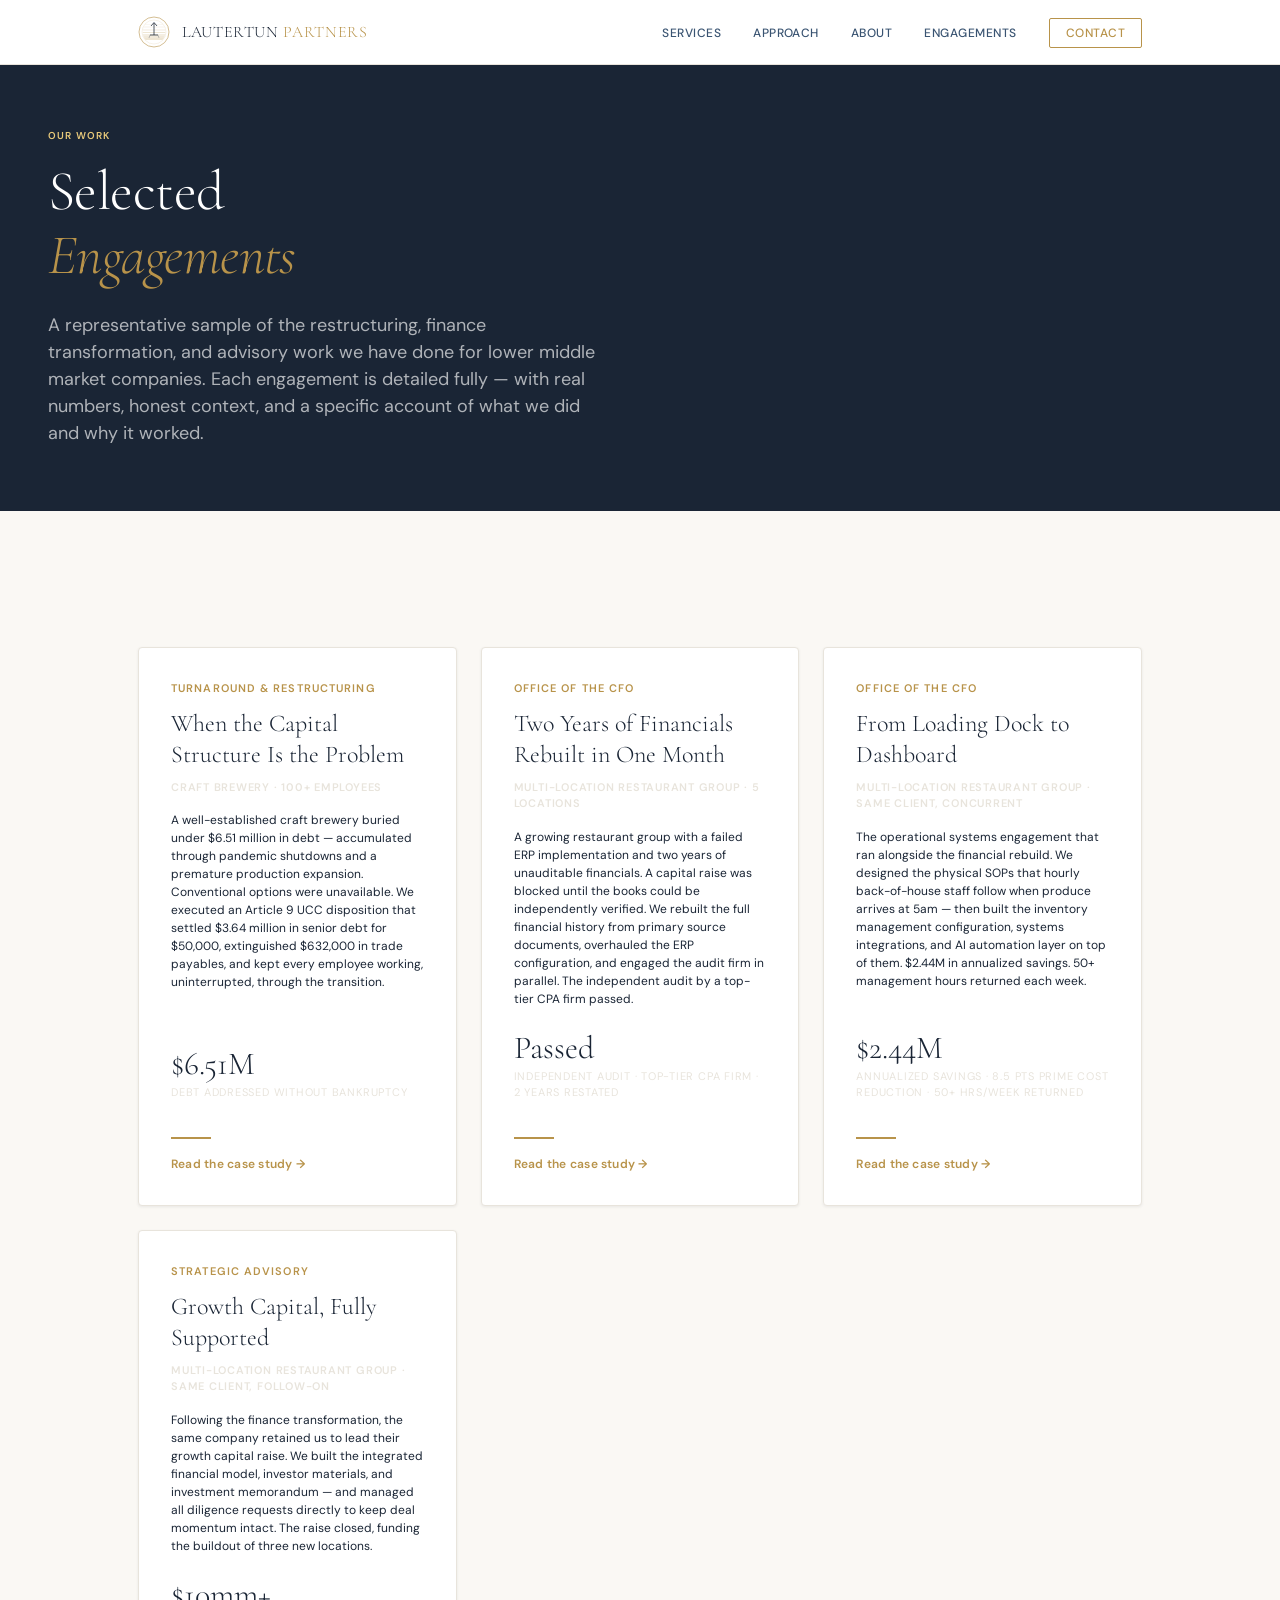
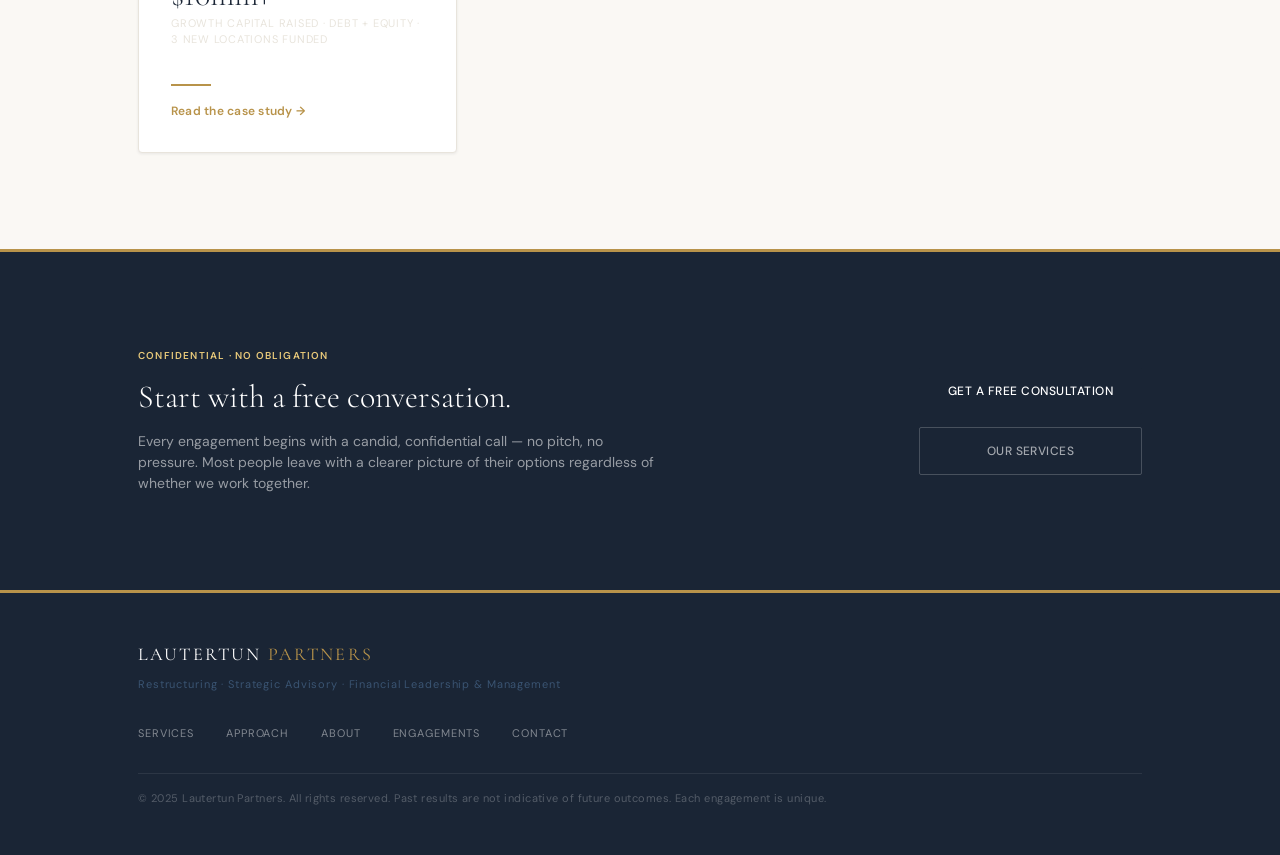
<file: cases.html>
<!DOCTYPE html>
<html lang="en">
<head>
<meta charset="UTF-8">
<meta name="viewport" content="width=device-width, initial-scale=1.0">
<title>Selected Engagements — Lautertun Partners</title>
<meta name="description" content="Selected engagements from Lautertun Partners — SBA debt workouts, finance transformations, and capital raises for lower middle market companies.">
<meta name="robots" content="index, follow">
<link rel="canonical" href="https://lautertunpartners.com/cases.html">
<meta property="og:type" content="website">
<meta property="og:url" content="https://lautertunpartners.com/cases.html">
<meta property="og:title" content="Selected Engagements — Lautertun Partners">
<meta property="og:description" content="Turnaround & restructuring, finance transformation, and capital advisory engagements for lower middle market companies.">
<meta property="og:site_name" content="Lautertun Partners">
<link rel="icon" type="image/svg+xml" href="favicon.svg">
<link rel="preconnect" href="https://fonts.googleapis.com">
<link href="https://fonts.googleapis.com/css2?family=Cormorant+Garamond:ital,wght@0,300;0,400;0,500;0,600;1,300;1,400&family=DM+Sans:wght@300;400;500;600&display=swap" rel="stylesheet">
<link rel="stylesheet" href="lautertun-brand.css">
<link rel="stylesheet" href="site.css">
<link rel="stylesheet" href="service-page.css">
<link rel="stylesheet" href="case-study.css">
</head>
<body>

<!-- ── NAVIGATION ─────────────────────────────────────────────────────────── -->
<header class="nav-wrap">
  <nav class="nav-inner">
    <a href="index.html" class="nav-logo" aria-label="Lautertun Partners">
      <svg width="32" height="32" viewBox="0 0 64 64" fill="none" xmlns="http://www.w3.org/2000/svg">
        <circle cx="32" cy="32" r="30" stroke="#B8934A" stroke-width="1.2" fill="none"/>
        <circle cx="32" cy="32" r="24" stroke="#B8934A" stroke-width="0.6" fill="none" opacity="0.4"/>
        <clipPath id="ncc"><circle cx="32" cy="32" r="23"/></clipPath>
        <g clip-path="url(#ncc)">
          <line x1="9" y1="46" x2="55" y2="46" stroke="#B8934A" stroke-width="1.1" opacity="0.9"/>
          <line x1="9" y1="42" x2="55" y2="42" stroke="#B8934A" stroke-width="1.0" opacity="0.8"/>
          <line x1="9" y1="38" x2="55" y2="38" stroke="#B8934A" stroke-width="0.9" opacity="0.7"/>
          <line x1="9" y1="33" x2="55" y2="33" stroke="#B8934A" stroke-width="0.8" opacity="0.6"/>
          <line x1="9" y1="28" x2="55" y2="28" stroke="#B8934A" stroke-width="0.7" opacity="0.5"/>
          <line x1="9" y1="22" x2="55" y2="22" stroke="#B8934A" stroke-width="0.6" opacity="0.4"/>
          <line x1="9" y1="17" x2="55" y2="17" stroke="#B8934A" stroke-width="0.5" opacity="0.3"/>
        </g>
        <line x1="32" y1="38" x2="32" y2="14" stroke="#1A2535" stroke-width="1.5"/>
        <polyline points="26,20 32,13 38,20" stroke="#1A2535" stroke-width="1.5" fill="none" stroke-linejoin="round"/>
        <line x1="24" y1="38" x2="40" y2="38" stroke="#1A2535" stroke-width="1.5"/>
        <line x1="24" y1="38" x2="22" y2="44" stroke="#1A2535" stroke-width="1" opacity="0.5"/>
        <line x1="40" y1="38" x2="42" y2="44" stroke="#1A2535" stroke-width="1" opacity="0.5"/>
      </svg>
      <span class="nav-wordmark">LAUTERTUN <em>PARTNERS</em></span>
    </a>
    <ul class="nav-links">
      <li class="nav-has-dropdown">
        <a href="index.html#services">Services</a>
        <ul class="nav-dropdown">
          <li><a href="restructuring.html">Turnaround &amp; Restructuring</a></li>
          <li><a href="advisory.html">Strategic Advisory</a></li>
          <li><a href="financial-leadership.html">Office of the CFO</a></li>
        </ul>
      </li>
      <li><a href="index.html#approach">Approach</a></li>
      <li><a href="index.html#about">About</a></li>
      <li><a href="cases.html">Engagements</a></li>
      <li><a href="index.html#contact" class="nav-cta">Contact</a></li>
    </ul>
    <button class="nav-toggle" aria-label="Open menu" aria-expanded="false">
      <span></span><span></span><span></span>
    </button>
  </nav>
</header>


<!-- ── PAGE HERO ──────────────────────────────────────────────────────────── -->
<section class="page-hero">
  <div class="page-hero-inner container">
    <span class="ltp-overline" style="color:#E8C97A">Our Work</span>
    <h1>Selected<br><em>Engagements</em></h1>
    <p class="cases-hero-sub">A representative sample of the restructuring, finance transformation, and advisory work we have done for lower middle market companies. Each engagement is detailed fully — with real numbers, honest context, and a specific account of what we did and why it worked.</p>
  </div>
</section>


<!-- ── CASES GRID ─────────────────────────────────────────────────────────── -->
<section class="section" style="background: var(--color-bg-page);">
  <div class="container">
    <div class="cases-grid">

      <div class="case-card">
        <div class="case-card-service">Turnaround &amp; Restructuring</div>
        <h3>When the Capital Structure Is the Problem</h3>
        <div class="case-card-client">Craft Brewery · 100+ Employees</div>
        <p>A well-established craft brewery buried under $6.51 million in debt — accumulated through pandemic shutdowns and a premature production expansion. Conventional options were unavailable. We executed an Article 9 UCC disposition that settled $3.64 million in senior debt for $50,000, extinguished $632,000 in trade payables, and kept every employee working, uninterrupted, through the transition.</p>
        <div class="case-card-stat-val">$6.51M</div>
        <div class="case-card-stat-label">Debt addressed without bankruptcy</div>
        <hr class="ltp-gold-rule">
        <a href="case-brewery.html" class="case-link">Read the case study →</a>
      </div>

      <div class="case-card">
        <div class="case-card-service">Office of the CFO</div>
        <h3>Two Years of Financials Rebuilt in One Month</h3>
        <div class="case-card-client">Multi-Location Restaurant Group · 5 Locations</div>
        <p>A growing restaurant group with a failed ERP implementation and two years of unauditable financials. A capital raise was blocked until the books could be independently verified. We rebuilt the full financial history from primary source documents, overhauled the ERP configuration, and engaged the audit firm in parallel. The independent audit by a top-tier CPA firm passed.</p>
        <div class="case-card-stat-val">Passed</div>
        <div class="case-card-stat-label">Independent audit · Top-tier CPA firm · 2 years restated</div>
        <hr class="ltp-gold-rule">
        <a href="case-restaurant-cfo.html" class="case-link">Read the case study →</a>
      </div>

      <div class="case-card">
        <div class="case-card-service">Office of the CFO</div>
        <h3>From Loading Dock to Dashboard</h3>
        <div class="case-card-client">Multi-Location Restaurant Group · Same Client, Concurrent</div>
        <p>The operational systems engagement that ran alongside the financial rebuild. We designed the physical SOPs that hourly back-of-house staff follow when produce arrives at 5am — then built the inventory management configuration, systems integrations, and AI automation layer on top of them. $2.44M in annualized savings. 50+ management hours returned each week.</p>
        <div class="case-card-stat-val">$2.44M</div>
        <div class="case-card-stat-label">Annualized savings · 8.5 pts prime cost reduction · 50+ hrs/week returned</div>
        <hr class="ltp-gold-rule">
        <a href="case-restaurant-ops.html" class="case-link">Read the case study →</a>
      </div>

      <div class="case-card">
        <div class="case-card-service">Strategic Advisory</div>
        <h3>Growth Capital, Fully Supported</h3>
        <div class="case-card-client">Multi-Location Restaurant Group · Same Client, Follow-On</div>
        <p>Following the finance transformation, the same company retained us to lead their growth capital raise. We built the integrated financial model, investor materials, and investment memorandum — and managed all diligence requests directly to keep deal momentum intact. The raise closed, funding the buildout of three new locations.</p>
        <div class="case-card-stat-val">$10mm+</div>
        <div class="case-card-stat-label">Growth capital raised · Debt + equity · 3 new locations funded</div>
        <hr class="ltp-gold-rule">
        <a href="case-restaurant-capital.html" class="case-link">Read the case study →</a>
      </div>

    </div>
  </div>
</section>


<!-- ── CTA ────────────────────────────────────────────────────────────────── -->
<section class="section sp-cta">
  <div class="container sp-cta-inner">
    <div>
      <span class="ltp-overline">Confidential · No Obligation</span>
      <h2>Start with a free conversation.</h2>
      <p>Every engagement begins with a candid, confidential call — no pitch, no pressure. Most people leave with a clearer picture of their options regardless of whether we work together.</p>
    </div>
    <div class="sp-cta-actions">
      <a href="index.html#contact" class="btn-primary">Get a Free Consultation</a>
      <a href="index.html#services" class="btn-outline">Our Services</a>
    </div>
  </div>
</section>


<!-- ── FOOTER ─────────────────────────────────────────────────────────────── -->
<footer class="footer">
  <div class="container footer-inner">
    <div class="footer-brand">
      <span class="footer-wordmark ltp-wordmark">LAUTERTUN <span>PARTNERS</span></span>
      <p class="ltp-tagline" style="margin-top:8px">Restructuring · Strategic Advisory · Financial Leadership &amp; Management</p>
    </div>
    <nav class="footer-nav" aria-label="Footer navigation">
      <a href="index.html#services">Services</a>
      <a href="index.html#approach">Approach</a>
      <a href="index.html#about">About</a>
      <a href="cases.html">Engagements</a>
      <a href="index.html#contact">Contact</a>
    </nav>
    <p class="footer-legal">&copy; 2025 Lautertun Partners. All rights reserved. Past results are not indicative of future outcomes. Each engagement is unique.</p>
  </div>
</footer>

<script>
  const toggle = document.querySelector('.nav-toggle');
  const navLinks = document.querySelector('.nav-links');
  toggle.addEventListener('click', () => {
    const open = toggle.getAttribute('aria-expanded') === 'true';
    toggle.setAttribute('aria-expanded', String(!open));
    navLinks.classList.toggle('is-open');
  });
  const nav = document.querySelector('.nav-wrap');
  window.addEventListener('scroll', () => {
    nav.classList.toggle('is-scrolled', window.scrollY > 20);
  }, { passive: true });
</script>
</body>
</html>
</file>
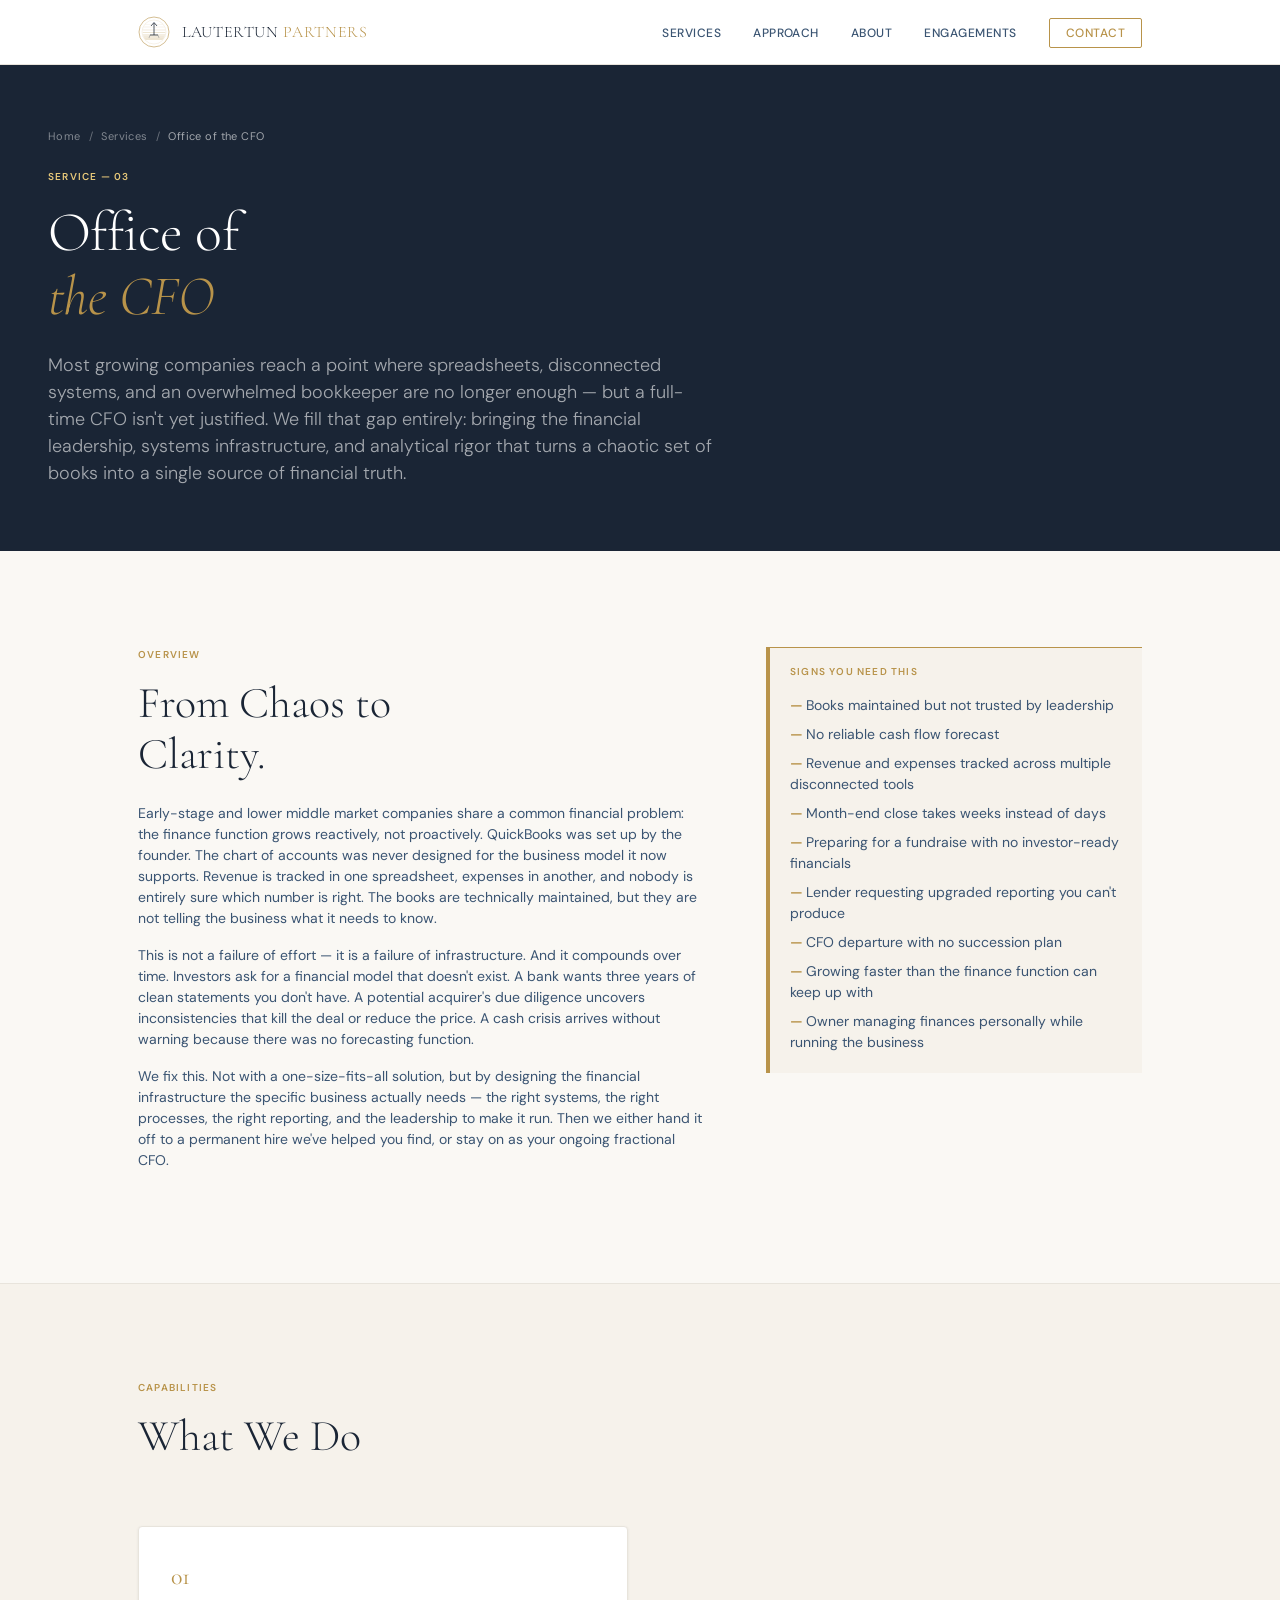
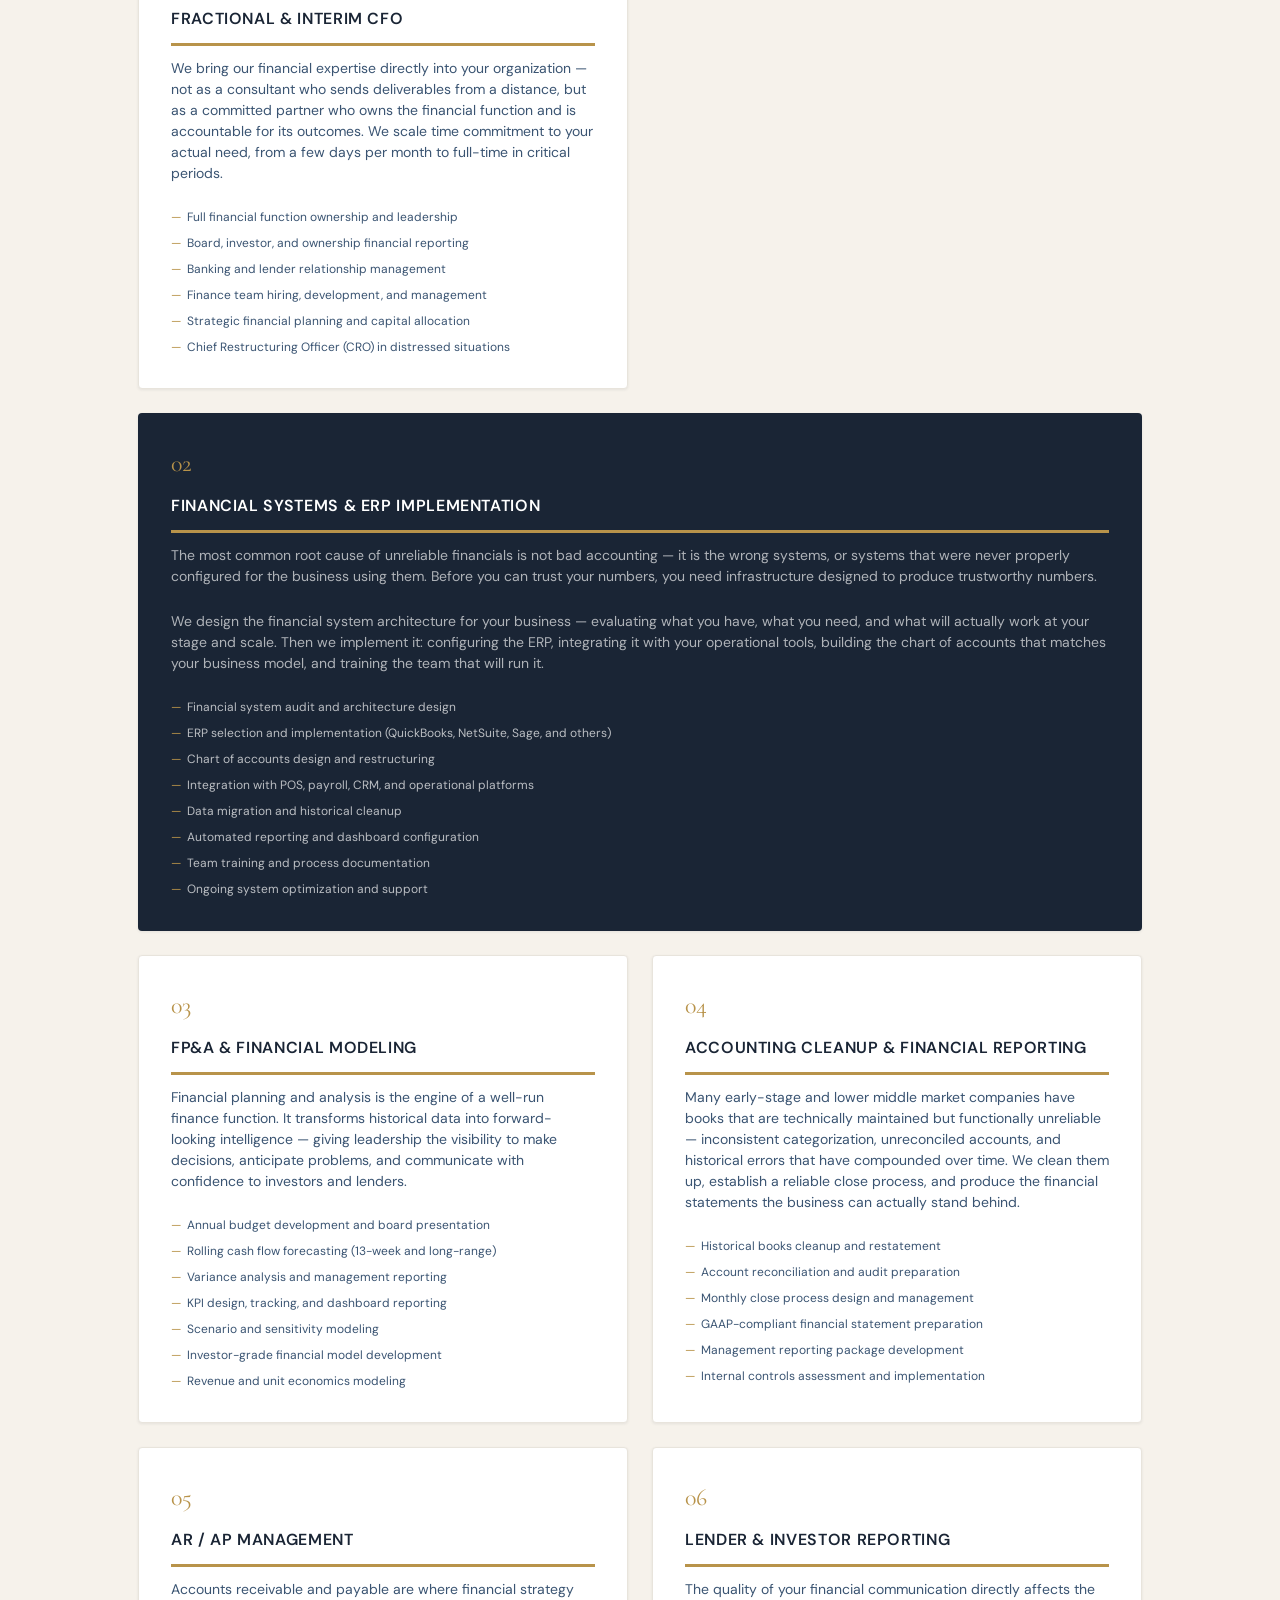
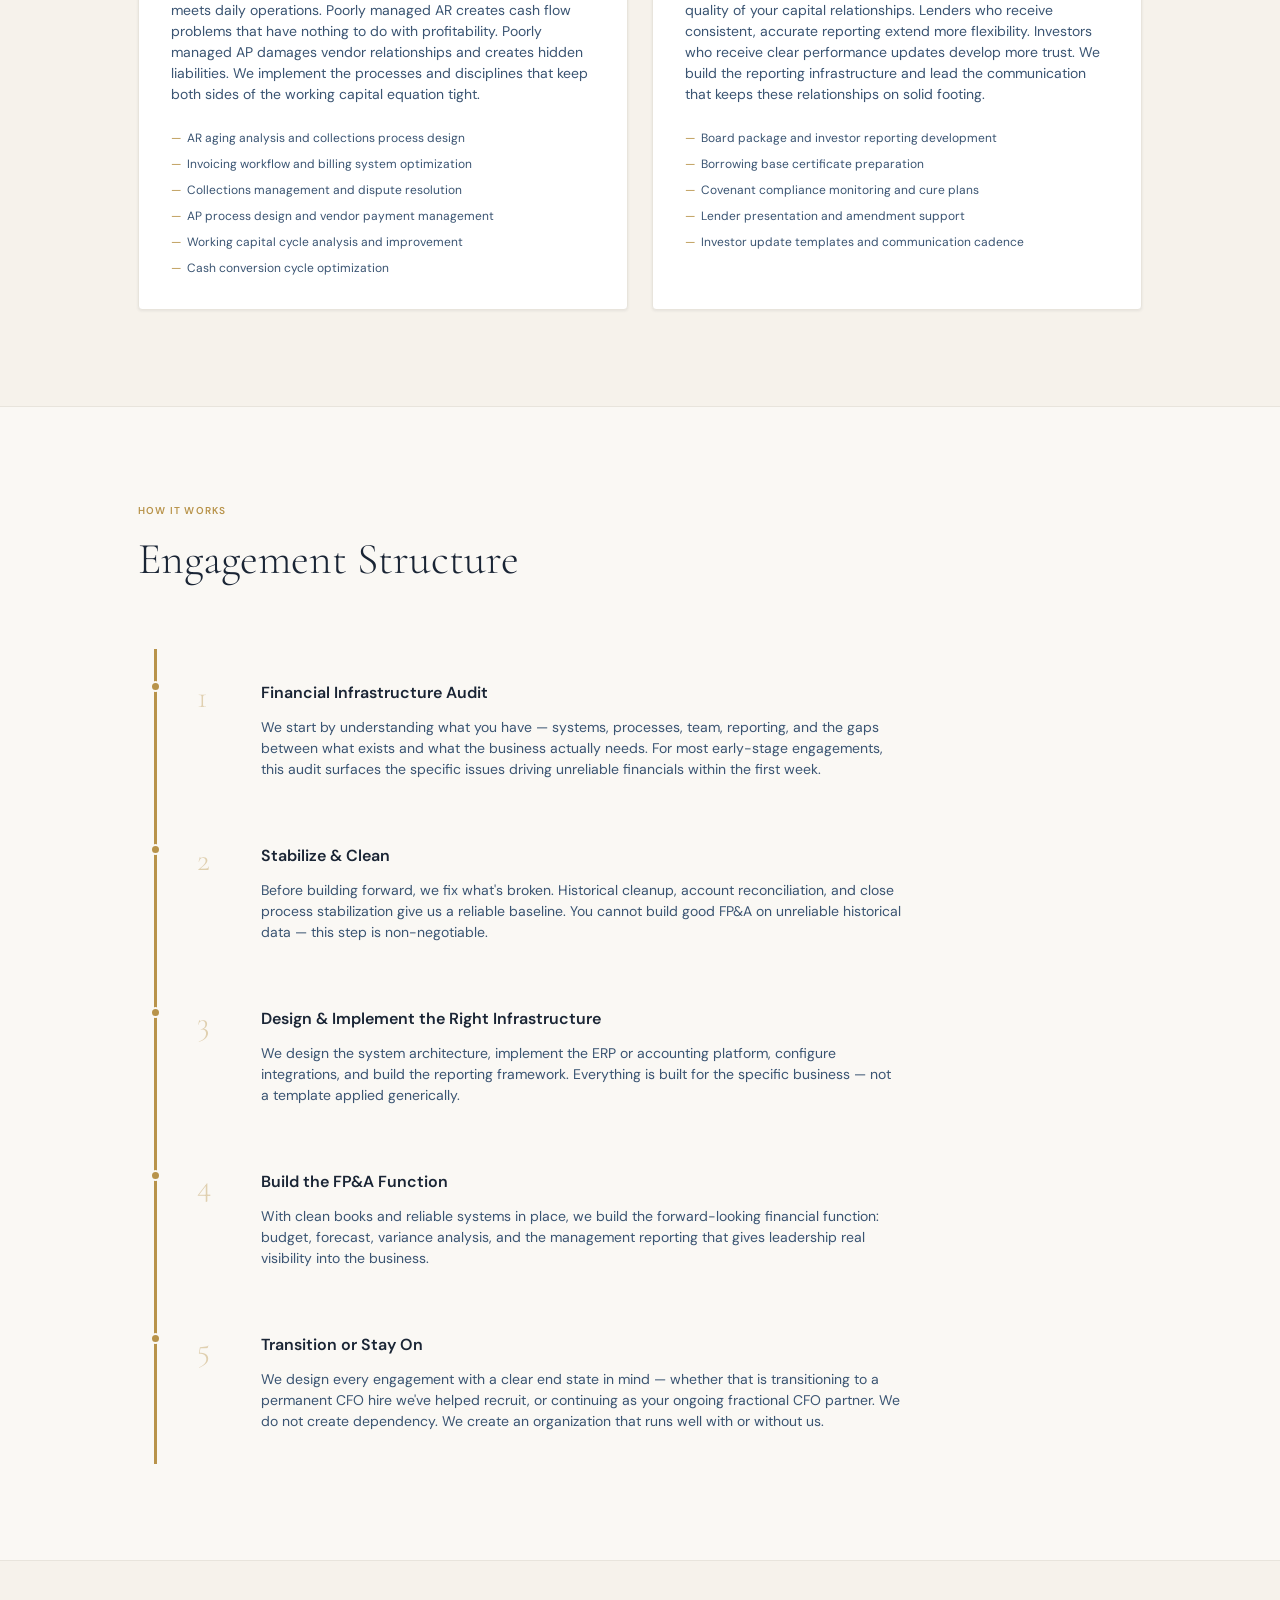
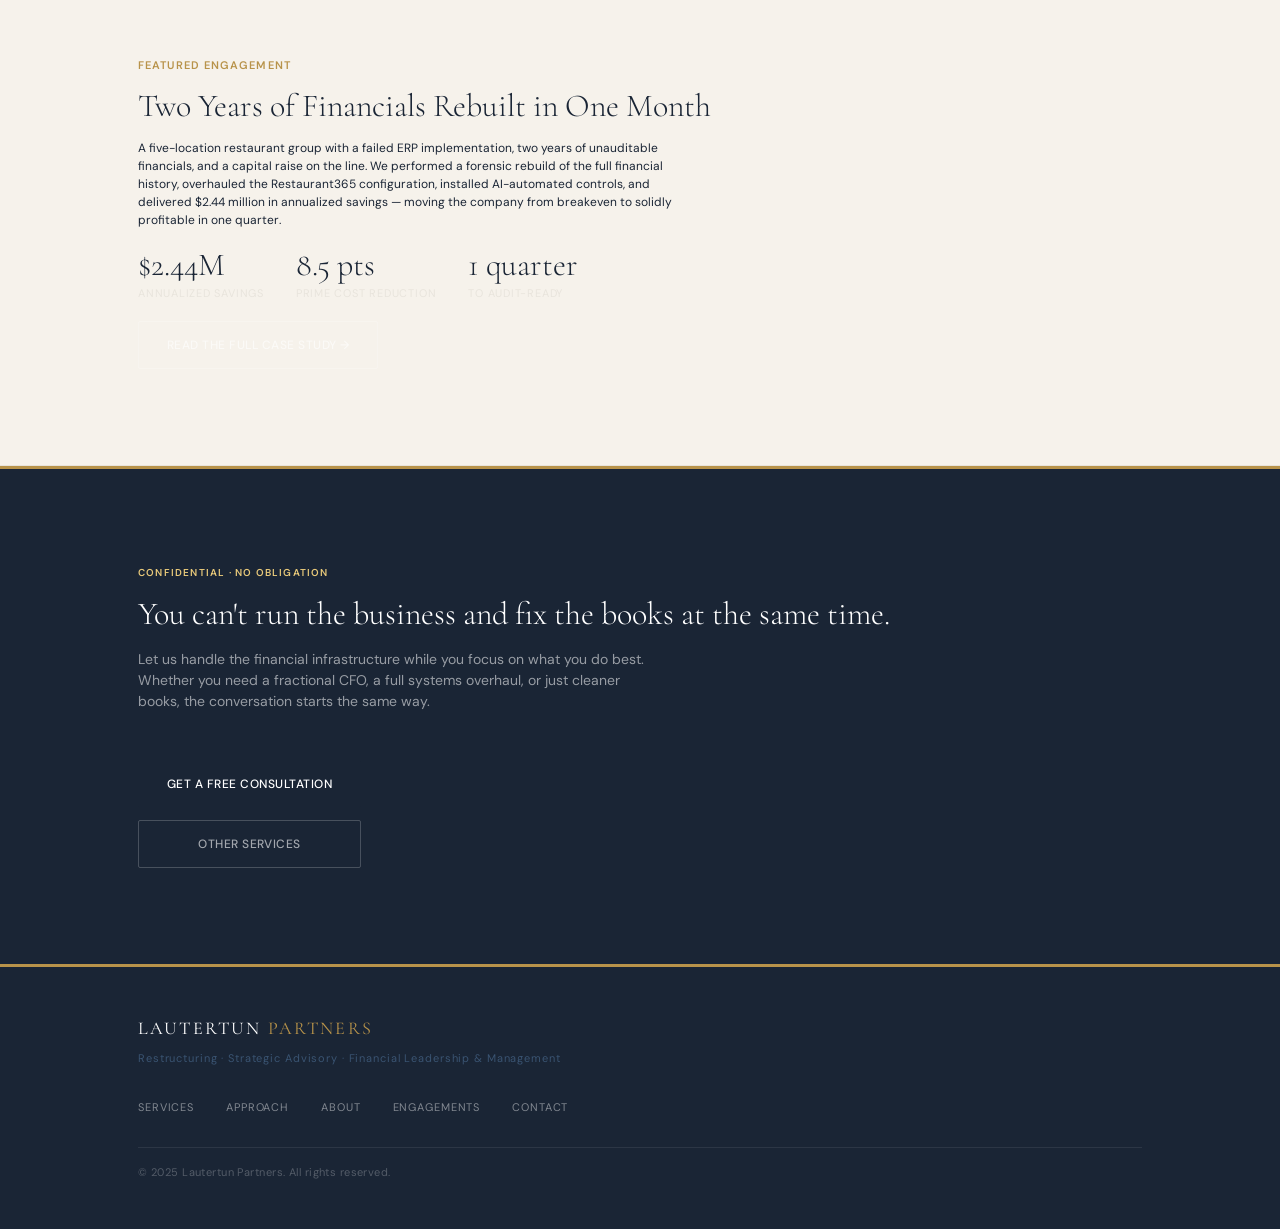
<file: financial-leadership.html>
<!DOCTYPE html>
<html lang="en">
<head>
<meta charset="UTF-8">
<meta name="viewport" content="width=device-width, initial-scale=1.0">
<title>Office of the CFO | Fractional CFO &amp; ERP Implementation — Lautertun Partners</title>
<meta name="description" content="Fractional and interim CFO services, ERP implementation, accounting cleanup, and FP&amp;A for early-stage and lower middle market companies. We turn chaotic books into a single source of financial truth.">
<meta name="robots" content="index, follow">
<link rel="canonical" href="https://lautertunpartners.com/financial-leadership.html">
<meta property="og:type" content="website">
<meta property="og:url" content="https://lautertunpartners.com/financial-leadership.html">
<meta property="og:title" content="Office of the CFO | Fractional CFO &amp; ERP Implementation — Lautertun Partners">
<meta property="og:description" content="Fractional CFO, ERP implementation, FP&amp;A, and accounting cleanup for growing companies whose books are a mess. We build the financial infrastructure your business actually needs.">
<meta property="og:site_name" content="Lautertun Partners">
<link rel="icon" type="image/svg+xml" href="favicon.svg">
<link rel="preconnect" href="https://fonts.googleapis.com">
<link href="https://fonts.googleapis.com/css2?family=Cormorant+Garamond:ital,wght@0,300;0,400;0,500;0,600;1,300;1,400&family=DM+Sans:wght@300;400;500;600&display=swap" rel="stylesheet">
<link rel="stylesheet" href="lautertun-brand.css">
<link rel="stylesheet" href="site.css">
<link rel="stylesheet" href="service-page.css">
<link rel="stylesheet" href="case-study.css">
</head>
<body>

<!-- ── NAVIGATION ─────────────────────────────────────────────────────────── -->
<header class="nav-wrap">
  <nav class="nav-inner">
    <a href="index.html" class="nav-logo" aria-label="Lautertun Partners">
      <svg width="32" height="32" viewBox="0 0 64 64" fill="none" xmlns="http://www.w3.org/2000/svg">
        <circle cx="32" cy="32" r="30" stroke="#B8934A" stroke-width="1.2" fill="none"/>
        <circle cx="32" cy="32" r="24" stroke="#B8934A" stroke-width="0.6" fill="none" opacity="0.4"/>
        <clipPath id="nc3"><circle cx="32" cy="32" r="23"/></clipPath>
        <g clip-path="url(#nc3)">
          <line x1="9" y1="46" x2="55" y2="46" stroke="#B8934A" stroke-width="1.1" opacity="0.9"/>
          <line x1="9" y1="42" x2="55" y2="42" stroke="#B8934A" stroke-width="1.0" opacity="0.8"/>
          <line x1="9" y1="38" x2="55" y2="38" stroke="#B8934A" stroke-width="0.9" opacity="0.7"/>
          <line x1="9" y1="33" x2="55" y2="33" stroke="#B8934A" stroke-width="0.8" opacity="0.6"/>
          <line x1="9" y1="28" x2="55" y2="28" stroke="#B8934A" stroke-width="0.7" opacity="0.5"/>
          <line x1="9" y1="22" x2="55" y2="22" stroke="#B8934A" stroke-width="0.6" opacity="0.4"/>
          <line x1="9" y1="17" x2="55" y2="17" stroke="#B8934A" stroke-width="0.5" opacity="0.3"/>
        </g>
        <line x1="32" y1="38" x2="32" y2="14" stroke="#1A2535" stroke-width="1.5"/>
        <polyline points="26,20 32,13 38,20" stroke="#1A2535" stroke-width="1.5" fill="none" stroke-linejoin="round"/>
        <line x1="24" y1="38" x2="40" y2="38" stroke="#1A2535" stroke-width="1.5"/>
        <line x1="24" y1="38" x2="22" y2="44" stroke="#1A2535" stroke-width="1" opacity="0.5"/>
        <line x1="40" y1="38" x2="42" y2="44" stroke="#1A2535" stroke-width="1" opacity="0.5"/>
      </svg>
      <span class="nav-wordmark">LAUTERTUN <em>PARTNERS</em></span>
    </a>
    <ul class="nav-links">
      <li class="nav-has-dropdown">
        <a href="index.html#services">Services</a>
        <ul class="nav-dropdown">
          <li><a href="restructuring.html">Turnaround &amp; Restructuring</a></li>
          <li><a href="advisory.html">Strategic Advisory</a></li>
          <li><a href="financial-leadership.html">Office of the CFO</a></li>
        </ul>
      </li>
      <li><a href="index.html#approach">Approach</a></li>
      <li><a href="index.html#about">About</a></li>
      <li><a href="cases.html">Engagements</a></li>
      <li><a href="index.html#contact" class="nav-cta">Contact</a></li>
    </ul>
    <button class="nav-toggle" aria-label="Open menu" aria-expanded="false">
      <span></span><span></span><span></span>
    </button>
  </nav>
</header>


<!-- ── PAGE HERO ──────────────────────────────────────────────────────────── -->
<section class="page-hero">
  <div class="page-hero-inner container">
    <div class="breadcrumb">
      <a href="index.html">Home</a>
      <span>/</span>
      <a href="index.html#services">Services</a>
      <span>/</span>
      <span>Office of the CFO</span>
    </div>
    <span class="ltp-overline" style="color:#E8C97A">Service — 03</span>
    <h1>Office of<br><em>the CFO</em></h1>
    <p class="page-hero-sub">Most growing companies reach a point where spreadsheets, disconnected systems, and an overwhelmed bookkeeper are no longer enough — but a full-time CFO isn't yet justified. We fill that gap entirely: bringing the financial leadership, systems infrastructure, and analytical rigor that turns a chaotic set of books into a single source of financial truth.</p>
  </div>
</section>


<!-- ── OVERVIEW ───────────────────────────────────────────────────────────── -->
<section class="section sp-overview">
  <div class="container sp-two-col">
    <div class="sp-overview-text">
      <span class="ltp-overline">Overview</span>
      <h2>From Chaos to<br>Clarity.</h2>
      <p>Early-stage and lower middle market companies share a common financial problem: the finance function grows reactively, not proactively. QuickBooks was set up by the founder. The chart of accounts was never designed for the business model it now supports. Revenue is tracked in one spreadsheet, expenses in another, and nobody is entirely sure which number is right. The books are technically maintained, but they are not telling the business what it needs to know.</p>
      <p>This is not a failure of effort — it is a failure of infrastructure. And it compounds over time. Investors ask for a financial model that doesn't exist. A bank wants three years of clean statements you don't have. A potential acquirer's due diligence uncovers inconsistencies that kill the deal or reduce the price. A cash crisis arrives without warning because there was no forecasting function.</p>
      <p>We fix this. Not with a one-size-fits-all solution, but by designing the financial infrastructure the specific business actually needs — the right systems, the right processes, the right reporting, and the leadership to make it run. Then we either hand it off to a permanent hire we've helped you find, or stay on as your ongoing fractional CFO.</p>
    </div>
    <div class="sp-overview-callout ltp-highlight-box">
      <span class="ltp-overline">Signs You Need This</span>
      <ul>
        <li>Books maintained but not trusted by leadership</li>
        <li>No reliable cash flow forecast</li>
        <li>Revenue and expenses tracked across multiple disconnected tools</li>
        <li>Month-end close takes weeks instead of days</li>
        <li>Preparing for a fundraise with no investor-ready financials</li>
        <li>Lender requesting upgraded reporting you can't produce</li>
        <li>CFO departure with no succession plan</li>
        <li>Growing faster than the finance function can keep up with</li>
        <li>Owner managing finances personally while running the business</li>
      </ul>
    </div>
  </div>
</section>


<!-- ── CAPABILITIES ───────────────────────────────────────────────────────── -->
<section class="section sp-capabilities">
  <div class="container">
    <div class="section-header">
      <span class="ltp-overline">Capabilities</span>
      <h2>What We Do</h2>
    </div>
    <div class="sp-cap-grid">

      <div class="sp-cap-card">
        <div class="sp-cap-number ltp-section-number">01</div>
        <h3>Fractional &amp; Interim CFO</h3>
        <p>We bring our financial expertise directly into your organization — not as a consultant who sends deliverables from a distance, but as a committed partner who owns the financial function and is accountable for its outcomes. We scale time commitment to your actual need, from a few days per month to full-time in critical periods.</p>
        <ul class="service-list">
          <li>Full financial function ownership and leadership</li>
          <li>Board, investor, and ownership financial reporting</li>
          <li>Banking and lender relationship management</li>
          <li>Finance team hiring, development, and management</li>
          <li>Strategic financial planning and capital allocation</li>
          <li>Chief Restructuring Officer (CRO) in distressed situations</li>
        </ul>
      </div>

      <div class="sp-cap-card sp-cap-card--featured">
        <div class="sp-cap-number ltp-section-number">02</div>
        <h3>Financial Systems &amp; ERP Implementation</h3>
        <p>The most common root cause of unreliable financials is not bad accounting — it is the wrong systems, or systems that were never properly configured for the business using them. Before you can trust your numbers, you need infrastructure designed to produce trustworthy numbers.</p>
        <p style="margin-top:16px">We design the financial system architecture for your business — evaluating what you have, what you need, and what will actually work at your stage and scale. Then we implement it: configuring the ERP, integrating it with your operational tools, building the chart of accounts that matches your business model, and training the team that will run it.</p>
        <ul class="service-list" style="margin-top:16px">
          <li>Financial system audit and architecture design</li>
          <li>ERP selection and implementation (QuickBooks, NetSuite, Sage, and others)</li>
          <li>Chart of accounts design and restructuring</li>
          <li>Integration with POS, payroll, CRM, and operational platforms</li>
          <li>Data migration and historical cleanup</li>
          <li>Automated reporting and dashboard configuration</li>
          <li>Team training and process documentation</li>
          <li>Ongoing system optimization and support</li>
        </ul>
      </div>

      <div class="sp-cap-card">
        <div class="sp-cap-number ltp-section-number">03</div>
        <h3>FP&amp;A &amp; Financial Modeling</h3>
        <p>Financial planning and analysis is the engine of a well-run finance function. It transforms historical data into forward-looking intelligence — giving leadership the visibility to make decisions, anticipate problems, and communicate with confidence to investors and lenders.</p>
        <ul class="service-list">
          <li>Annual budget development and board presentation</li>
          <li>Rolling cash flow forecasting (13-week and long-range)</li>
          <li>Variance analysis and management reporting</li>
          <li>KPI design, tracking, and dashboard reporting</li>
          <li>Scenario and sensitivity modeling</li>
          <li>Investor-grade financial model development</li>
          <li>Revenue and unit economics modeling</li>
        </ul>
      </div>

      <div class="sp-cap-card">
        <div class="sp-cap-number ltp-section-number">04</div>
        <h3>Accounting Cleanup &amp; Financial Reporting</h3>
        <p>Many early-stage and lower middle market companies have books that are technically maintained but functionally unreliable — inconsistent categorization, unreconciled accounts, and historical errors that have compounded over time. We clean them up, establish a reliable close process, and produce the financial statements the business can actually stand behind.</p>
        <ul class="service-list">
          <li>Historical books cleanup and restatement</li>
          <li>Account reconciliation and audit preparation</li>
          <li>Monthly close process design and management</li>
          <li>GAAP-compliant financial statement preparation</li>
          <li>Management reporting package development</li>
          <li>Internal controls assessment and implementation</li>
        </ul>
      </div>

      <div class="sp-cap-card">
        <div class="sp-cap-number ltp-section-number">05</div>
        <h3>AR / AP Management</h3>
        <p>Accounts receivable and payable are where financial strategy meets daily operations. Poorly managed AR creates cash flow problems that have nothing to do with profitability. Poorly managed AP damages vendor relationships and creates hidden liabilities. We implement the processes and disciplines that keep both sides of the working capital equation tight.</p>
        <ul class="service-list">
          <li>AR aging analysis and collections process design</li>
          <li>Invoicing workflow and billing system optimization</li>
          <li>Collections management and dispute resolution</li>
          <li>AP process design and vendor payment management</li>
          <li>Working capital cycle analysis and improvement</li>
          <li>Cash conversion cycle optimization</li>
        </ul>
      </div>

      <div class="sp-cap-card">
        <div class="sp-cap-number ltp-section-number">06</div>
        <h3>Lender &amp; Investor Reporting</h3>
        <p>The quality of your financial communication directly affects the quality of your capital relationships. Lenders who receive consistent, accurate reporting extend more flexibility. Investors who receive clear performance updates develop more trust. We build the reporting infrastructure and lead the communication that keeps these relationships on solid footing.</p>
        <ul class="service-list">
          <li>Board package and investor reporting development</li>
          <li>Borrowing base certificate preparation</li>
          <li>Covenant compliance monitoring and cure plans</li>
          <li>Lender presentation and amendment support</li>
          <li>Investor update templates and communication cadence</li>
        </ul>
      </div>

    </div>
  </div>
</section>


<!-- ── PROCESS ────────────────────────────────────────────────────────────── -->
<section class="section sp-process">
  <div class="container">
    <div class="section-header">
      <span class="ltp-overline">How It Works</span>
      <h2>Engagement Structure</h2>
    </div>
    <div class="sp-process-steps">
      <div class="sp-step">
        <div class="sp-step-num">1</div>
        <div class="sp-step-content">
          <h4>Financial Infrastructure Audit</h4>
          <p>We start by understanding what you have — systems, processes, team, reporting, and the gaps between what exists and what the business actually needs. For most early-stage engagements, this audit surfaces the specific issues driving unreliable financials within the first week.</p>
        </div>
      </div>
      <div class="sp-step">
        <div class="sp-step-num">2</div>
        <div class="sp-step-content">
          <h4>Stabilize &amp; Clean</h4>
          <p>Before building forward, we fix what's broken. Historical cleanup, account reconciliation, and close process stabilization give us a reliable baseline. You cannot build good FP&amp;A on unreliable historical data — this step is non-negotiable.</p>
        </div>
      </div>
      <div class="sp-step">
        <div class="sp-step-num">3</div>
        <div class="sp-step-content">
          <h4>Design &amp; Implement the Right Infrastructure</h4>
          <p>We design the system architecture, implement the ERP or accounting platform, configure integrations, and build the reporting framework. Everything is built for the specific business — not a template applied generically.</p>
        </div>
      </div>
      <div class="sp-step">
        <div class="sp-step-num">4</div>
        <div class="sp-step-content">
          <h4>Build the FP&amp;A Function</h4>
          <p>With clean books and reliable systems in place, we build the forward-looking financial function: budget, forecast, variance analysis, and the management reporting that gives leadership real visibility into the business.</p>
        </div>
      </div>
      <div class="sp-step">
        <div class="sp-step-num">5</div>
        <div class="sp-step-content">
          <h4>Transition or Stay On</h4>
          <p>We design every engagement with a clear end state in mind — whether that is transitioning to a permanent CFO hire we've helped recruit, or continuing as your ongoing fractional CFO partner. We do not create dependency. We create an organization that runs well with or without us.</p>
        </div>
      </div>
    </div>
  </div>
</section>


<!-- ── FEATURED CASE ──────────────────────────────────────────────────────── -->
<section class="section sp-featured-case">
  <div class="container sp-fc-inner">
    <div>
      <div class="sp-fc-tag">Featured Engagement</div>
      <h3>Two Years of Financials Rebuilt in One Month</h3>
      <p>A five-location restaurant group with a failed ERP implementation, two years of unauditable financials, and a capital raise on the line. We performed a forensic rebuild of the full financial history, overhauled the Restaurant365 configuration, installed AI-automated controls, and delivered $2.44 million in annualized savings — moving the company from breakeven to solidly profitable in one quarter.</p>
      <div class="sp-fc-stats">
        <div>
          <div class="sp-fc-stat-val">$2.44M</div>
          <div class="sp-fc-stat-label">Annualized savings</div>
        </div>
        <div>
          <div class="sp-fc-stat-val">8.5 pts</div>
          <div class="sp-fc-stat-label">Prime cost reduction</div>
        </div>
        <div>
          <div class="sp-fc-stat-val">1 quarter</div>
          <div class="sp-fc-stat-label">To audit-ready</div>
        </div>
      </div>
      <a href="case-restaurant-cfo.html" class="btn-outline">Read the Full Case Study →</a>
    </div>
  </div>
</section>

<!-- ── CTA ────────────────────────────────────────────────────────────────── -->
<section class="section sp-cta">
  <div class="container sp-cta-inner">
    <div>
      <span class="ltp-overline">Confidential · No Obligation</span>
      <h2>You can't run the business and fix the books at the same time.</h2>
      <p>Let us handle the financial infrastructure while you focus on what you do best. Whether you need a fractional CFO, a full systems overhaul, or just cleaner books, the conversation starts the same way.</p>
    </div>
    <div class="sp-cta-actions">
      <a href="index.html#contact" class="btn-primary">Get a Free Consultation</a>
      <a href="index.html#services" class="btn-outline">Other Services</a>
    </div>
  </div>
</section>


<!-- ── FOOTER ─────────────────────────────────────────────────────────────── -->
<footer class="footer">
  <div class="container footer-inner">
    <div class="footer-brand">
      <span class="footer-wordmark ltp-wordmark">LAUTERTUN <span>PARTNERS</span></span>
      <p class="ltp-tagline" style="margin-top:8px">Restructuring · Strategic Advisory · Financial Leadership &amp; Management</p>
    </div>
    <nav class="footer-nav" aria-label="Footer navigation">
      <a href="index.html#services">Services</a>
      <a href="index.html#approach">Approach</a>
      <a href="index.html#about">About</a>
      <a href="cases.html">Engagements</a>
      <a href="index.html#contact">Contact</a>
    </nav>
    <p class="footer-legal">&copy; 2025 Lautertun Partners. All rights reserved.</p>
  </div>
</footer>

<script>
  const toggle = document.querySelector('.nav-toggle');
  const navLinks = document.querySelector('.nav-links');
  toggle.addEventListener('click', () => {
    const open = toggle.getAttribute('aria-expanded') === 'true';
    toggle.setAttribute('aria-expanded', String(!open));
    navLinks.classList.toggle('is-open');
  });
  const nav = document.querySelector('.nav-wrap');
  window.addEventListener('scroll', () => {
    nav.classList.toggle('is-scrolled', window.scrollY > 20);
  }, { passive: true });
</script>
</body>
</html>
</file>
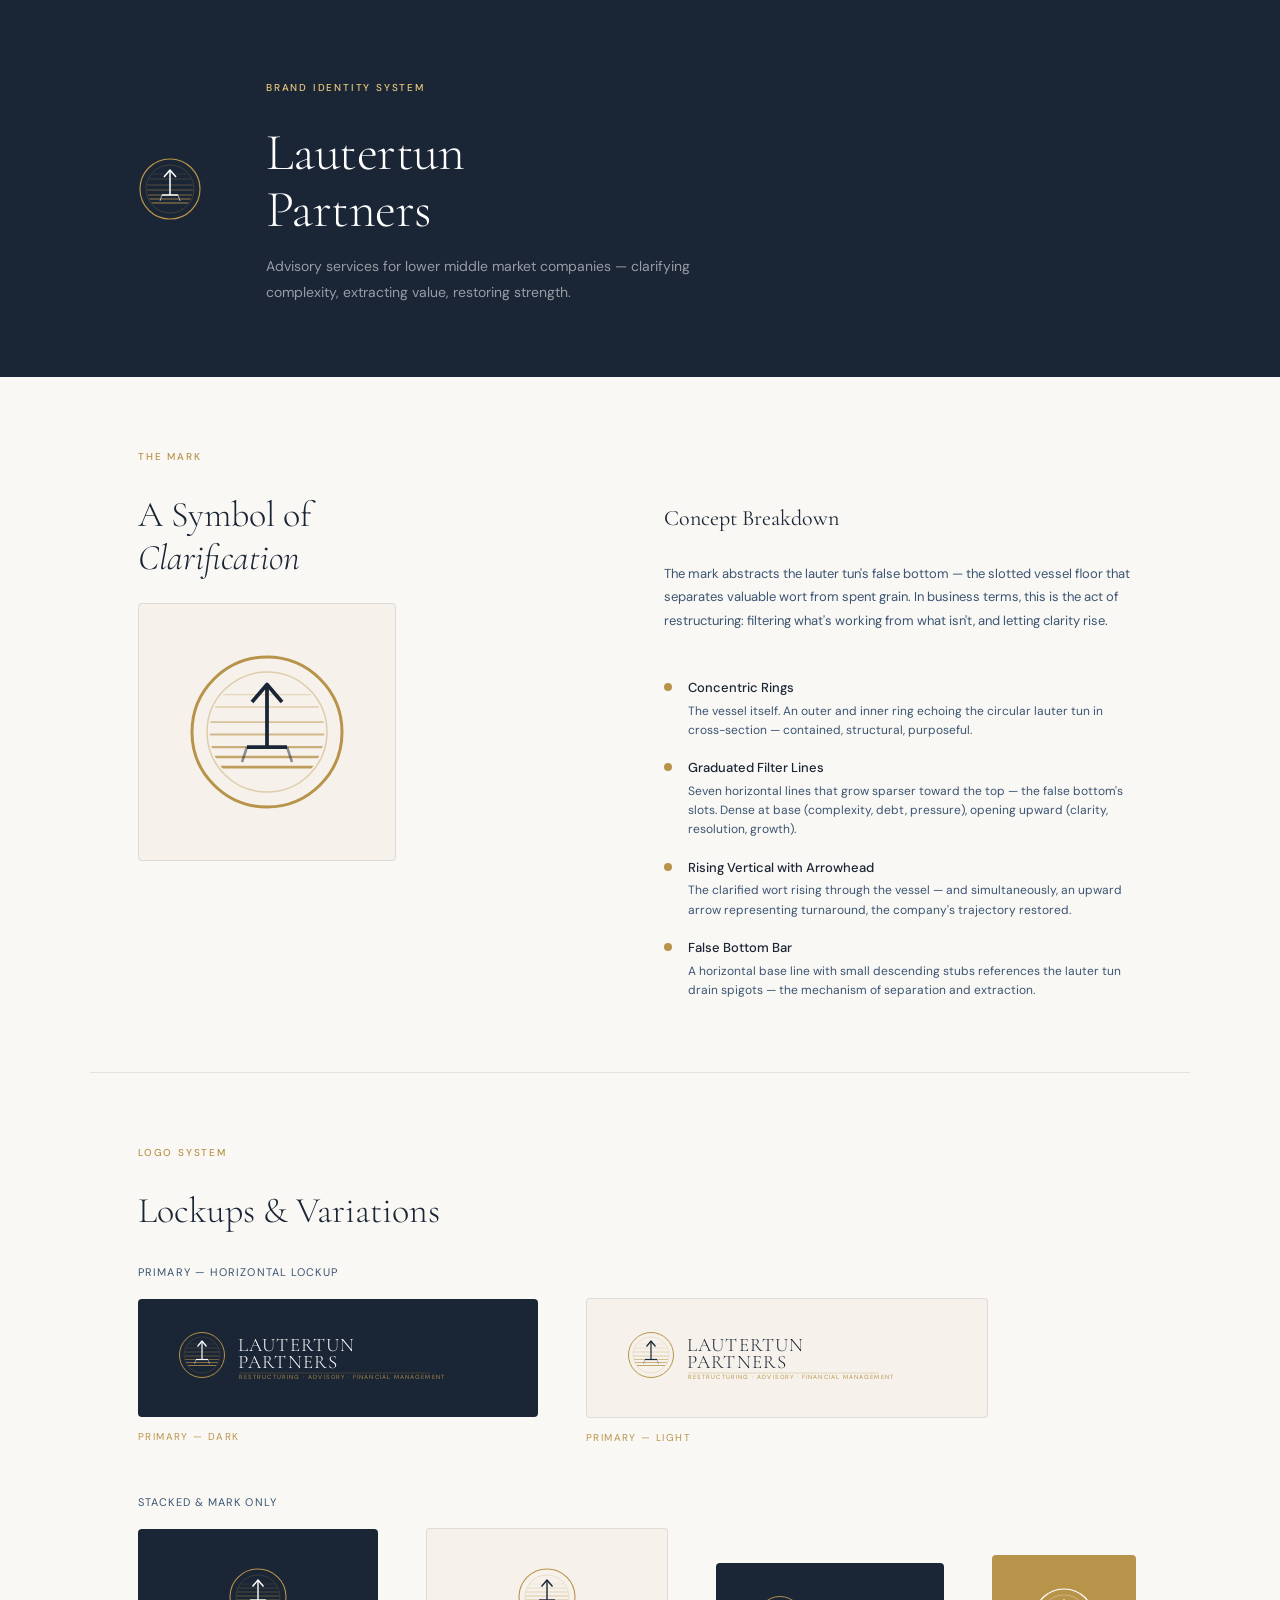
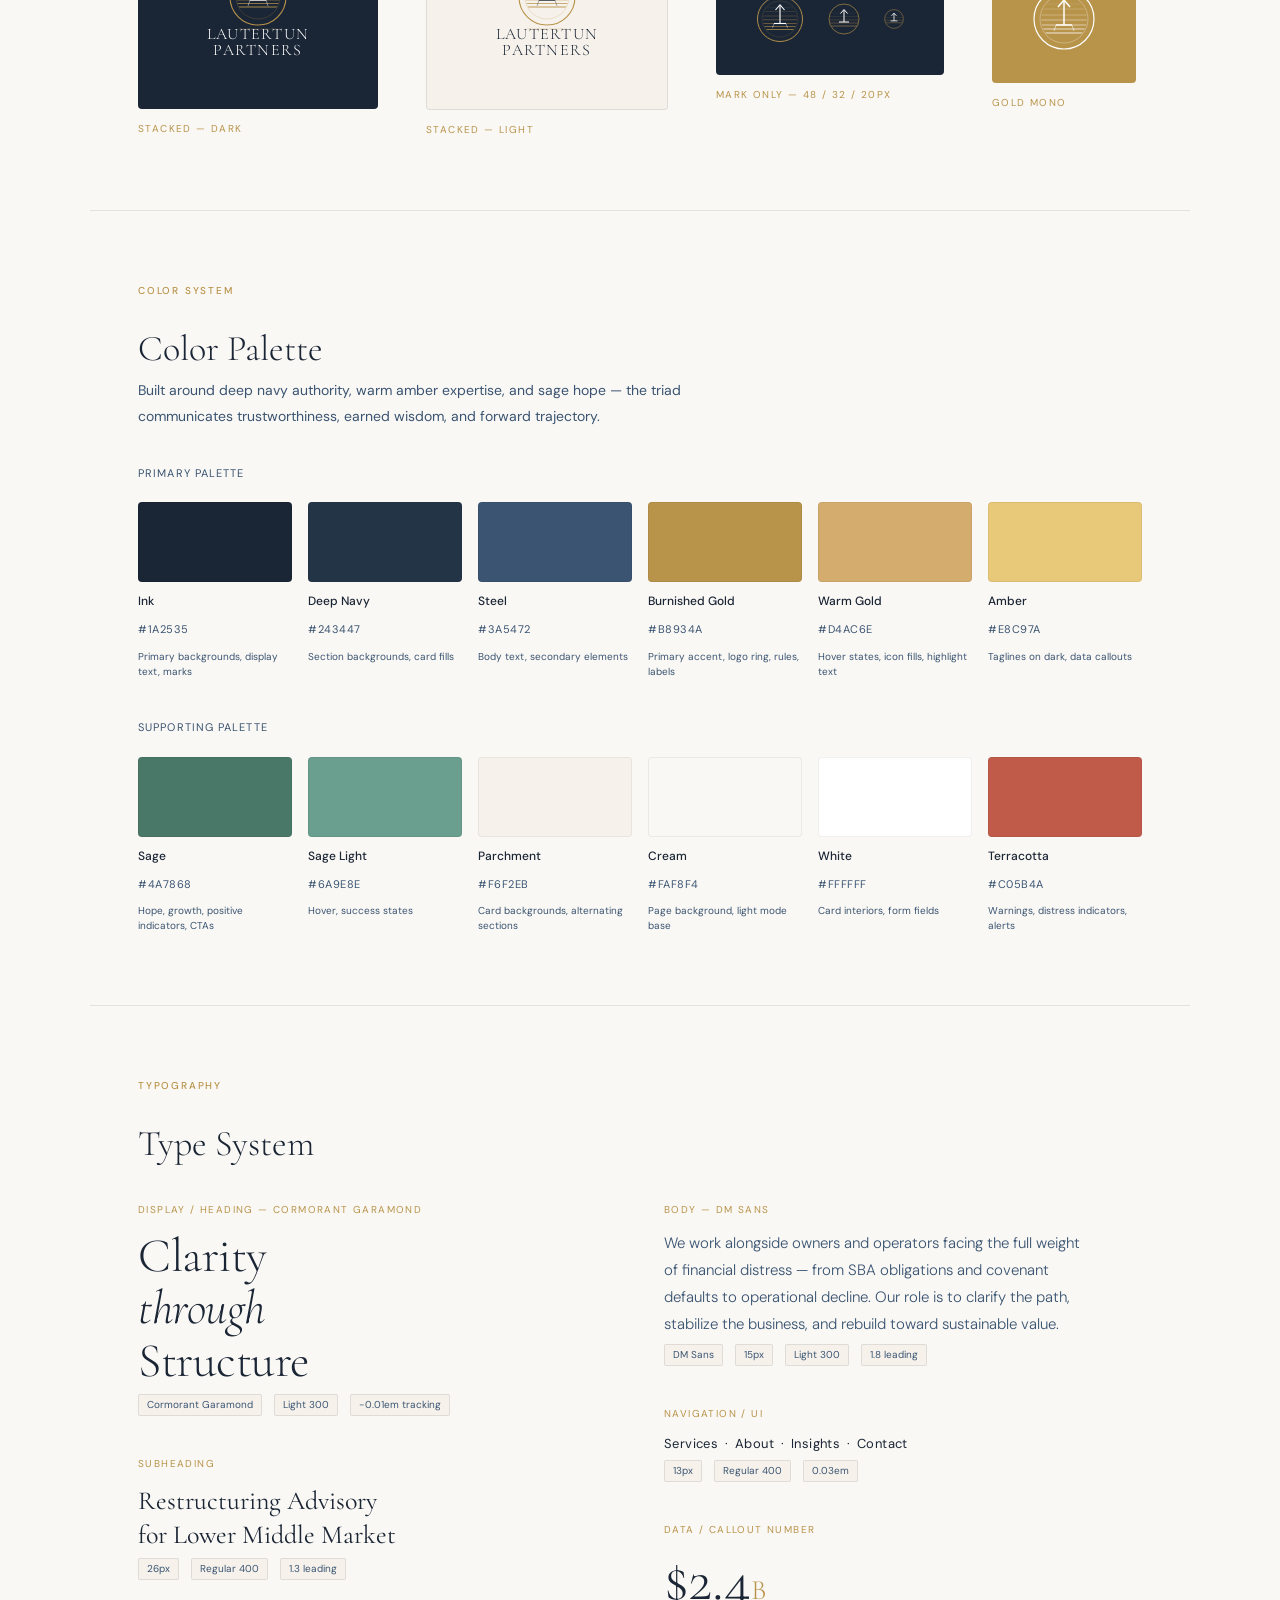
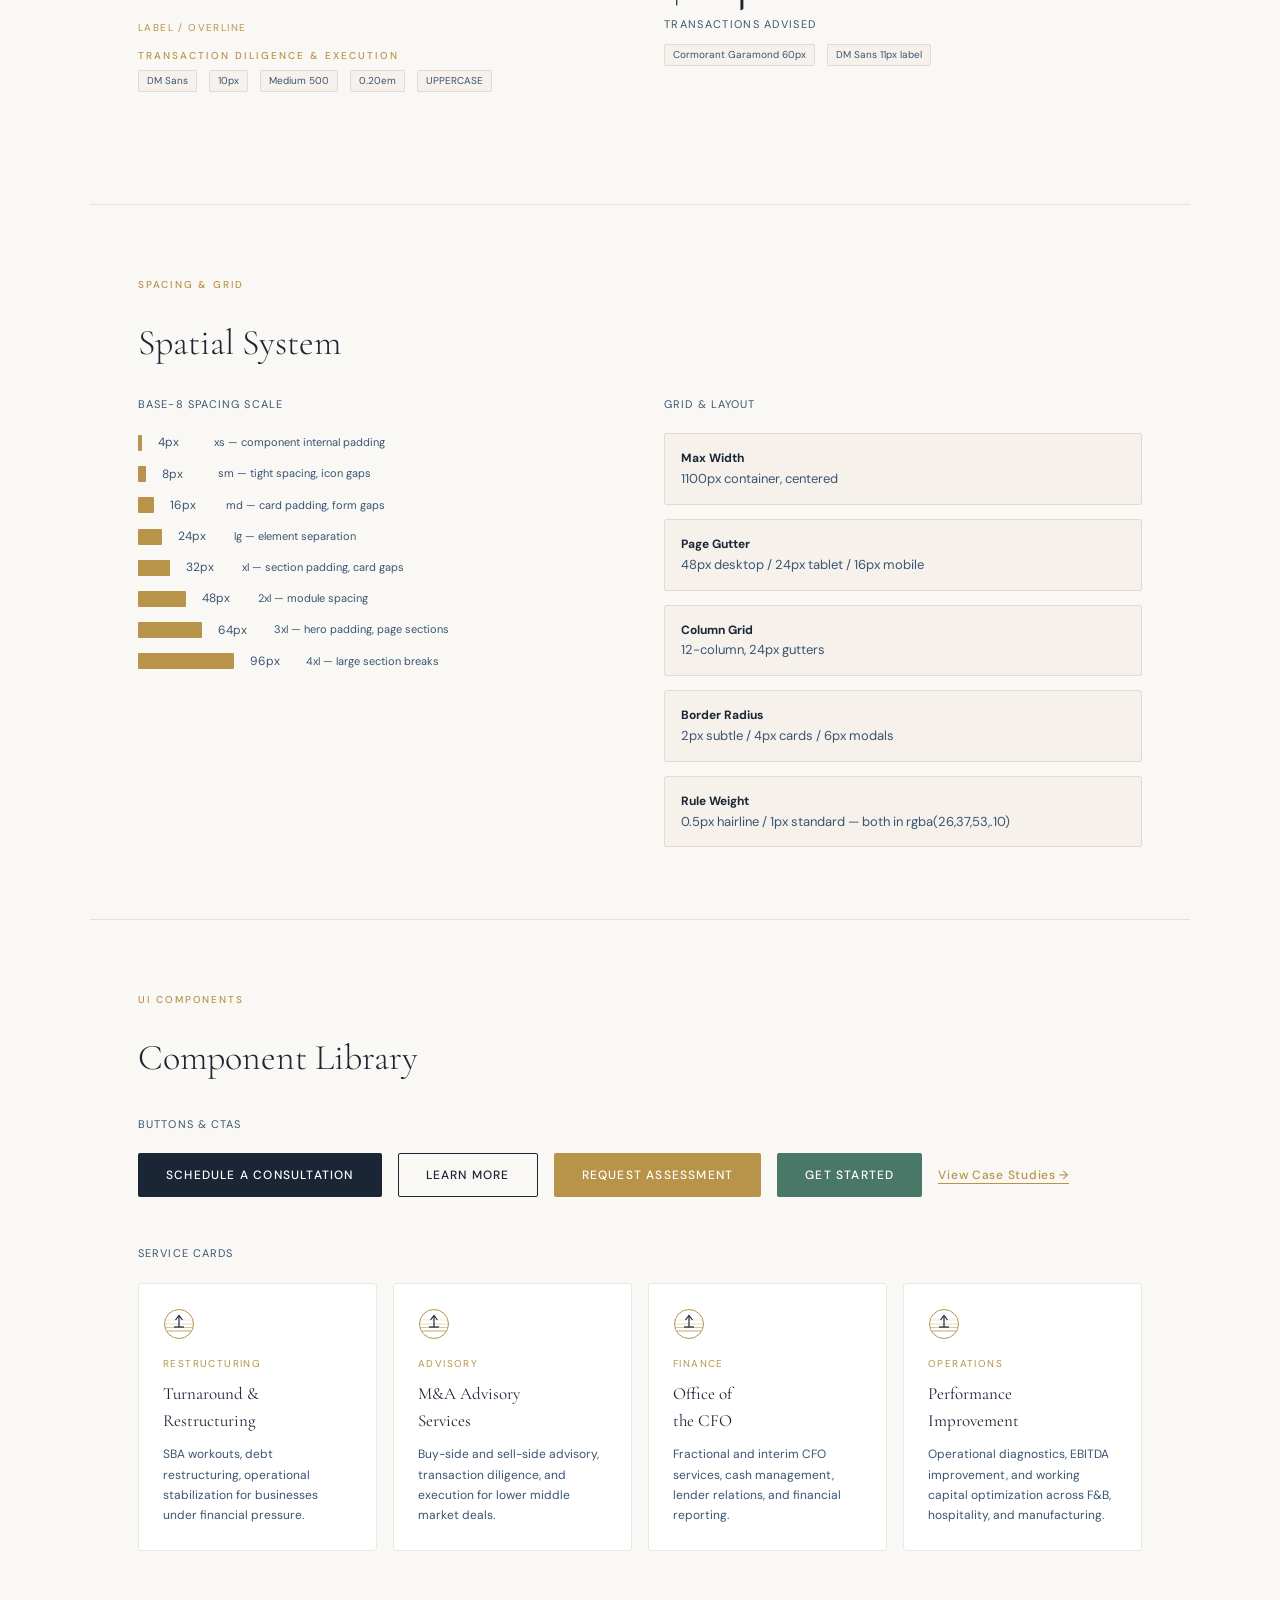
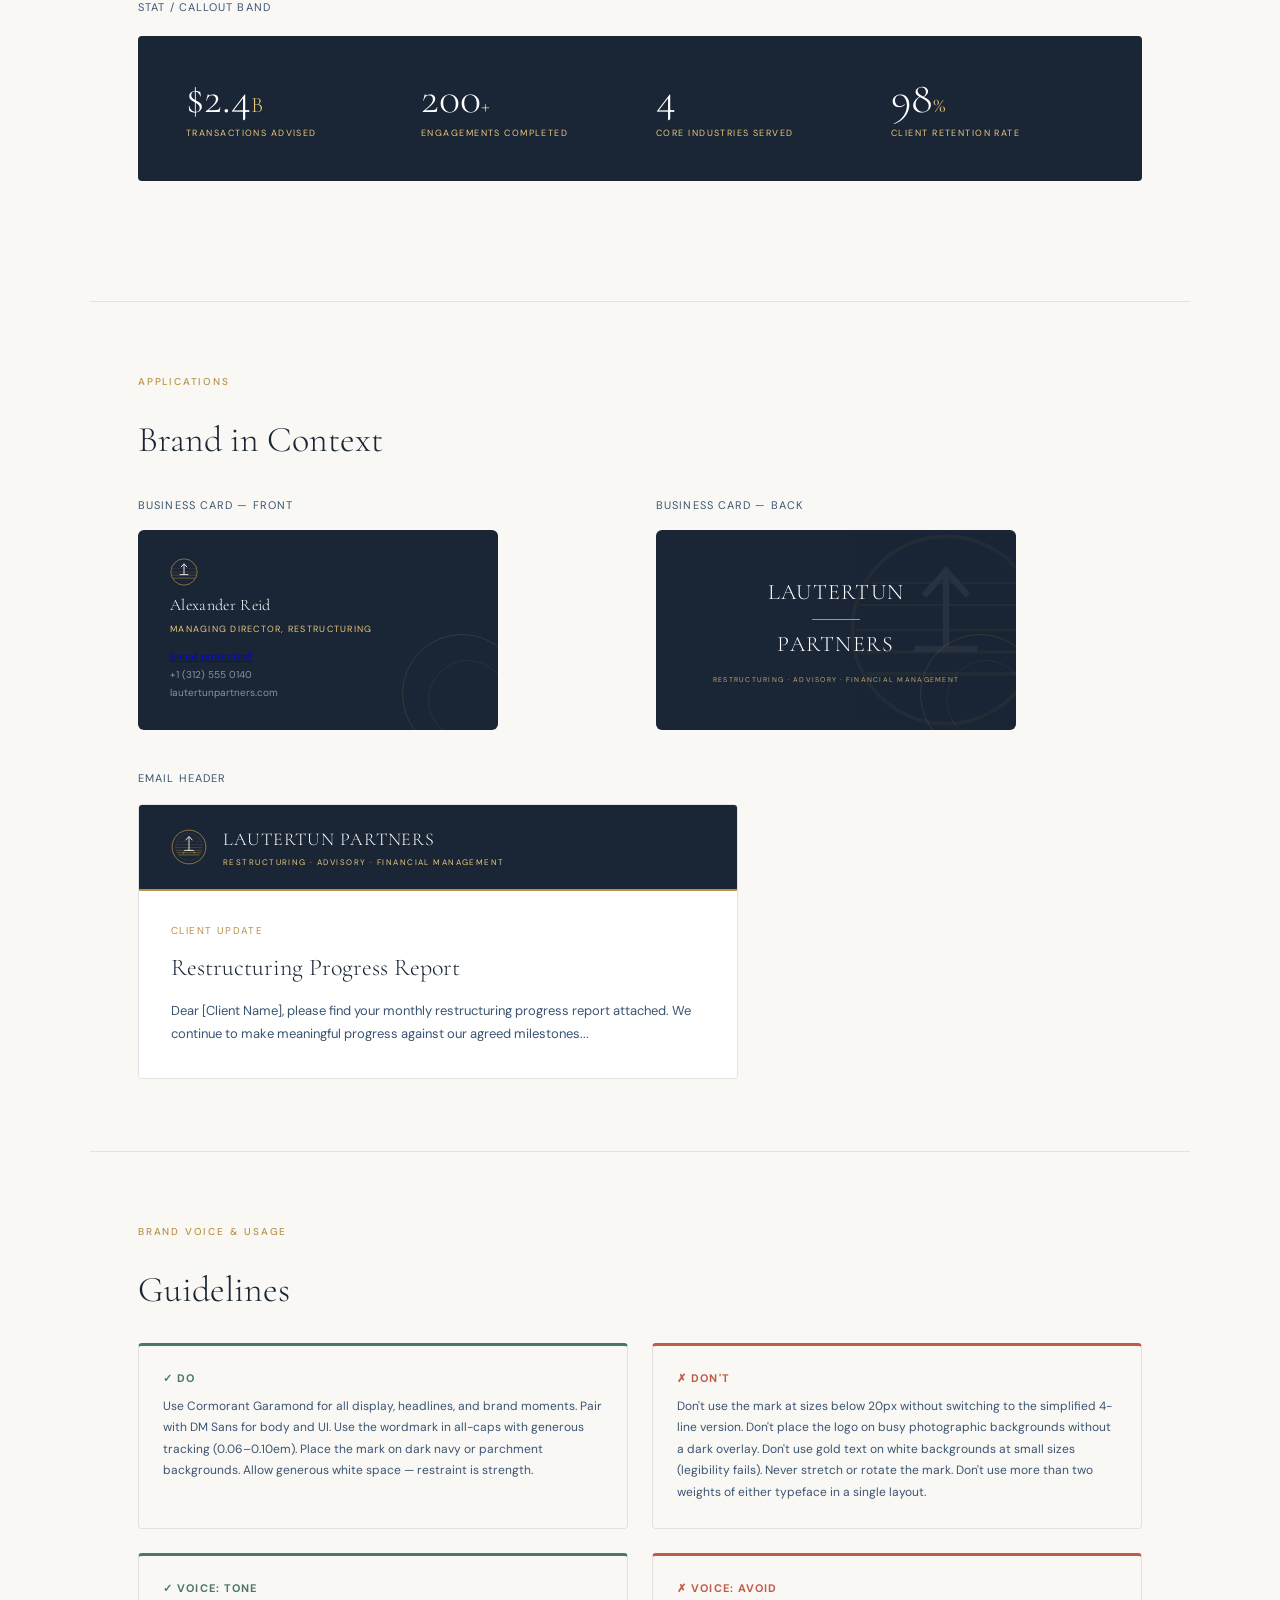
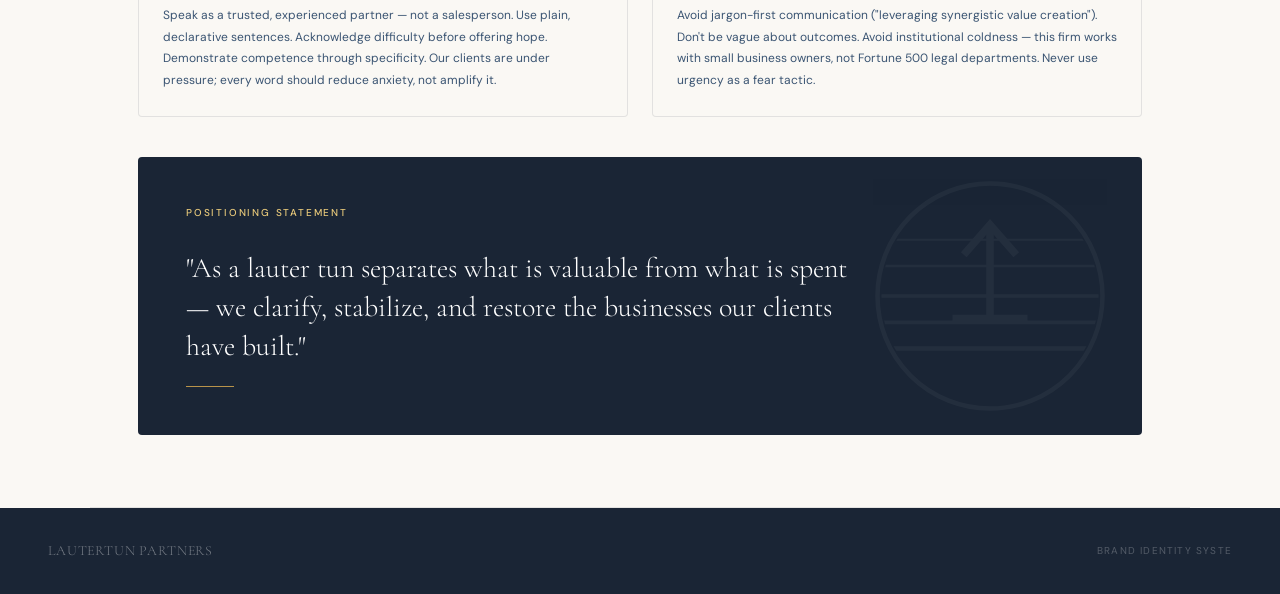
<file: lautertun-brand-identity.html>
<!DOCTYPE html>
<html lang="en">
<head>
<meta charset="UTF-8">
<meta name="viewport" content="width=device-width, initial-scale=1.0">
<title>Lautertun Partners — Brand Identity</title>
<link rel="preconnect" href="https://fonts.googleapis.com">
<link href="https://fonts.googleapis.com/css2?family=Cormorant+Garamond:ital,wght@0,300;0,400;0,500;0,600;1,300;1,400&family=DM+Sans:wght@300;400;500&display=swap" rel="stylesheet">
<style>
  :root {
    --ink:       #1A2535;
    --deep:      #243447;
    --mid:       #3A5472;
    --gold:      #B8934A;
    --gold-lt:   #D4AC6E;
    --amber:     #E8C97A;
    --sage:      #4A7868;
    --sage-lt:   #6A9E8E;
    --parchment: #F6F2EB;
    --cream:     #FAF8F4;
    --white:     #FFFFFF;
    --rule:      rgba(26,37,53,0.10);

    --font-display: 'Cormorant Garamond', Georgia, serif;
    --font-body:    'DM Sans', sans-serif;
  }

  *, *::before, *::after { box-sizing: border-box; margin: 0; padding: 0; }

  body {
    background: var(--cream);
    color: var(--ink);
    font-family: var(--font-body);
    font-size: 14px;
    line-height: 1.6;
  }

  /* ── SECTIONS ─────────────────────────────────── */
  .section {
    max-width: 1100px;
    margin: 0 auto;
    padding: 72px 48px;
    border-bottom: 1px solid var(--rule);
  }
  .section:last-child { border-bottom: none; }

  .label {
    font-family: var(--font-body);
    font-size: 10px;
    font-weight: 500;
    letter-spacing: .18em;
    text-transform: uppercase;
    color: var(--gold);
    margin-bottom: 28px;
    display: block;
  }

  h1 { font-family: var(--font-display); font-size: 52px; font-weight: 300; letter-spacing: -.01em; line-height: 1.1; }
  h2 { font-family: var(--font-display); font-size: 36px; font-weight: 300; line-height: 1.2; }
  h3 { font-family: var(--font-display); font-size: 22px; font-weight: 400; }
  p  { font-size: 14px; line-height: 1.8; color: var(--mid); max-width: 620px; }

  /* ── HERO ─────────────────────────────────────── */
  .hero {
    background: var(--ink);
    padding: 0;
    max-width: 100%;
    border-bottom: none;
  }
  .hero-inner {
    max-width: 1100px;
    margin: 0 auto;
    padding: 80px 48px 72px;
    display: flex;
    align-items: center;
    gap: 64px;
  }
  .hero-text .label { color: var(--amber); }
  .hero-text h1 { color: var(--white); margin-bottom: 16px; }
  .hero-text p  { color: rgba(255,255,255,.55); max-width: 480px; }

  /* ── LOGO SVG ─────────────────────────────────── */
  .logo-showcase {
    display: flex;
    flex-direction: column;
    gap: 48px;
  }
  .logo-row {
    display: flex;
    align-items: center;
    gap: 48px;
    flex-wrap: wrap;
  }
  .logo-variant {
    display: flex;
    flex-direction: column;
    gap: 12px;
  }
  .logo-variant .caption {
    font-size: 10px;
    letter-spacing: .14em;
    text-transform: uppercase;
    color: var(--gold);
  }
  .logo-bg-dark  { background: var(--ink);      padding: 32px 40px; border-radius: 4px; }
  .logo-bg-light { background: var(--parchment); padding: 32px 40px; border-radius: 4px; border: 1px solid var(--rule); }
  .logo-bg-white { background: var(--white);     padding: 32px 40px; border-radius: 4px; border: 1px solid var(--rule); }
  .logo-bg-gold  { background: var(--gold);      padding: 32px 40px; border-radius: 4px; }

  /* ── COLOR PALETTE ────────────────────────────── */
  .palette-grid {
    display: grid;
    grid-template-columns: repeat(auto-fill, minmax(140px, 1fr));
    gap: 16px;
    margin-top: 8px;
  }
  .swatch {
    display: flex;
    flex-direction: column;
    gap: 10px;
  }
  .swatch-block {
    height: 80px;
    border-radius: 4px;
    border: 1px solid rgba(0,0,0,.06);
  }
  .swatch-name  { font-weight: 500; font-size: 12px; }
  .swatch-hex   { font-size: 11px; color: var(--mid); letter-spacing: .05em; }
  .swatch-use   { font-size: 10px; color: var(--mid); line-height: 1.5; }

  /* ── TYPOGRAPHY ───────────────────────────────── */
  .type-sample { margin-bottom: 40px; }
  .type-meta   { font-size: 10px; letter-spacing: .14em; text-transform: uppercase; color: var(--gold); margin-bottom: 12px; }
  .spec-row    { display: flex; gap: 12px; align-items: baseline; margin-top: 6px; }
  .spec        { font-size: 10px; background: var(--parchment); border: 1px solid var(--rule); padding: 2px 8px; border-radius: 2px; color: var(--mid); }

  /* ── BRAND MARK BREAKDOWN ─────────────────────── */
  .mark-grid {
    display: grid;
    grid-template-columns: 1fr 1fr;
    gap: 48px;
    align-items: start;
  }
  .annotation {
    display: flex;
    flex-direction: column;
    gap: 18px;
  }
  .annotation-item {
    display: flex;
    gap: 16px;
    align-items: flex-start;
  }
  .anno-dot {
    width: 8px; height: 8px;
    border-radius: 50%;
    background: var(--gold);
    margin-top: 5px;
    flex-shrink: 0;
  }
  .anno-text h4 { font-size: 13px; font-weight: 500; margin-bottom: 3px; }
  .anno-text p  { font-size: 12px; max-width: none; color: var(--mid); line-height: 1.6; }

  /* ── USAGE / APPLICATIONS ─────────────────────── */
  .app-grid {
    display: grid;
    grid-template-columns: 1fr 1fr 1fr;
    gap: 24px;
  }
  .app-card {
    border-radius: 4px;
    overflow: hidden;
    border: 1px solid var(--rule);
  }
  .app-card-header {
    padding: 24px;
    background: var(--ink);
    display: flex;
    align-items: center;
    justify-content: center;
    min-height: 120px;
  }
  .app-card-body {
    padding: 16px;
    background: var(--white);
  }
  .app-card-body h4 { font-size: 12px; font-weight: 500; margin-bottom: 4px; }
  .app-card-body p  { font-size: 11px; color: var(--mid); }

  /* ── DIVIDER ──────────────────────────────────── */
  .divider {
    height: 1px;
    background: var(--rule);
    margin: 40px 0;
  }

  /* ── GRID UTILITY ─────────────────────────────── */
  .two-col { display: grid; grid-template-columns: 1fr 1fr; gap: 48px; }
  .three-col { display: grid; grid-template-columns: 1fr 1fr 1fr; gap: 32px; }

  /* ── DO / DON'T ───────────────────────────────── */
  .dont-grid { display: grid; grid-template-columns: 1fr 1fr; gap: 24px; }
  .do-card, .dont-card {
    padding: 24px;
    border-radius: 4px;
    border: 1px solid var(--rule);
  }
  .do-card   { border-top: 3px solid var(--sage); }
  .dont-card { border-top: 3px solid #C05B4A; }
  .do-card h4   { color: var(--sage); font-size: 11px; letter-spacing: .1em; text-transform: uppercase; margin-bottom: 8px; }
  .dont-card h4 { color: #C05B4A;    font-size: 11px; letter-spacing: .1em; text-transform: uppercase; margin-bottom: 8px; }
  .do-card p, .dont-card p { font-size: 12px; color: var(--mid); max-width: none; }

  /* ── BUSINESS CARD ────────────────────────────── */
  .biz-card {
    width: 360px;
    height: 200px;
    background: var(--ink);
    border-radius: 6px;
    padding: 28px 32px;
    display: flex;
    flex-direction: column;
    justify-content: space-between;
    position: relative;
    overflow: hidden;
  }
  .biz-card::before {
    content: '';
    position: absolute;
    bottom: -24px; right: -24px;
    width: 120px; height: 120px;
    border-radius: 50%;
    border: 1px solid rgba(184,147,74,.18);
  }
  .biz-card::after {
    content: '';
    position: absolute;
    bottom: -10px; right: -10px;
    width: 80px; height: 80px;
    border-radius: 50%;
    border: 1px solid rgba(184,147,74,.10);
  }
  .biz-name  { font-family: var(--font-display); font-size: 16px; color: white; font-weight: 300; letter-spacing: .02em; }
  .biz-title { font-size: 9px; letter-spacing: .14em; text-transform: uppercase; color: var(--amber); margin-top: 3px; }
  .biz-contact { font-size: 10px; color: rgba(255,255,255,.5); line-height: 1.8; }

  .biz-card-light {
    background: var(--parchment);
    border: 1px solid var(--rule);
  }
  .biz-card-light .biz-name  { color: var(--ink); }
  .biz-card-light .biz-title { color: var(--gold); }
  .biz-card-light .biz-contact { color: var(--mid); }

</style>
</head>
<body>

<!-- ═══════════════════════════════════════════════
     HERO
════════════════════════════════════════════════ -->
<div class="hero">
  <div class="hero-inner">
    <div style="flex-shrink:0">

      <!-- PRIMARY LOGO — DARK BACKGROUND -->
      <svg width="64" height="64" viewBox="0 0 64 64" fill="none" xmlns="http://www.w3.org/2000/svg">
        <!-- Outer ring - the lauter tun vessel -->
        <circle cx="32" cy="32" r="30" stroke="#B8934A" stroke-width="1.2" fill="none"/>
        <!-- Inner ring -->
        <circle cx="32" cy="32" r="24" stroke="#B8934A" stroke-width="0.6" fill="none" opacity="0.4"/>

        <!-- False bottom filter slots - parallel horizontal lines
             Dense at bottom (grain bed), opening upward (clarification),
             clipped within the inner circle -->
        <clipPath id="innerCircle64">
          <circle cx="32" cy="32" r="23"/>
        </clipPath>
        <g clip-path="url(#innerCircle64)">
          <!-- Bottom dense zone — 5 close lines -->
          <line x1="9" y1="46" x2="55" y2="46" stroke="#B8934A" stroke-width="1.1" opacity="0.9"/>
          <line x1="9" y1="42" x2="55" y2="42" stroke="#B8934A" stroke-width="1.0" opacity="0.8"/>
          <line x1="9" y1="38" x2="55" y2="38" stroke="#B8934A" stroke-width="0.9" opacity="0.7"/>
          <!-- Middle transitional zone -->
          <line x1="9" y1="33" x2="55" y2="33" stroke="#B8934A" stroke-width="0.8" opacity="0.6"/>
          <line x1="9" y1="28" x2="55" y2="28" stroke="#B8934A" stroke-width="0.7" opacity="0.5"/>
          <!-- Upper open zone — sparse, clear -->
          <line x1="9" y1="22" x2="55" y2="22" stroke="#B8934A" stroke-width="0.6" opacity="0.4"/>
          <line x1="9" y1="17" x2="55" y2="17" stroke="#B8934A" stroke-width="0.5" opacity="0.3"/>
        </g>

        <!-- Upward emergent arrow/spire — the clarified output rising -->
        <!-- Clean vertical line with upward flourish suggesting the runoff spigot / rising clarity -->
        <line x1="32" y1="38" x2="32" y2="14" stroke="white" stroke-width="1.5"/>
        <polyline points="26,20 32,13 38,20" stroke="white" stroke-width="1.5" fill="none" stroke-linejoin="round"/>

        <!-- Small horizontal base "false bottom" indicator at center -->
        <line x1="24" y1="38" x2="40" y2="38" stroke="white" stroke-width="1.5"/>
        <!-- Legs / spigot stubs -->
        <line x1="24" y1="38" x2="22" y2="44" stroke="white" stroke-width="1" opacity="0.6"/>
        <line x1="40" y1="38" x2="42" y2="44" stroke="white" stroke-width="1" opacity="0.6"/>
      </svg>

    </div>
    <div class="hero-text">
      <span class="label">Brand Identity System</span>
      <h1>Lautertun<br>Partners</h1>
      <p style="margin-top:14px">Advisory services for lower middle market companies — clarifying complexity, extracting value, restoring strength.</p>
    </div>
  </div>
</div>


<!-- ═══════════════════════════════════════════════
     LOGO MARK CONCEPT
════════════════════════════════════════════════ -->
<div class="section">
  <span class="label">The Mark</span>
  <div class="mark-grid">
    <div>
      <h2 style="margin-bottom:24px">A Symbol of<br><em>Clarification</em></h2>

      <!-- LARGE ANNOTATED MARK -->
      <div style="background:var(--parchment); border:1px solid var(--rule); border-radius:4px; padding:48px; display:inline-flex; align-items:center; justify-content:center;">
        <svg width="160" height="160" viewBox="0 0 64 64" fill="none" xmlns="http://www.w3.org/2000/svg">
          <circle cx="32" cy="32" r="30" stroke="#B8934A" stroke-width="1.2" fill="none"/>
          <circle cx="32" cy="32" r="24" stroke="#B8934A" stroke-width="0.6" fill="none" opacity="0.4"/>
          <clipPath id="innerCircle64b">
            <circle cx="32" cy="32" r="23"/>
          </clipPath>
          <g clip-path="url(#innerCircle64b)">
            <line x1="9" y1="46" x2="55" y2="46" stroke="#B8934A" stroke-width="1.1" opacity="0.9"/>
            <line x1="9" y1="42" x2="55" y2="42" stroke="#B8934A" stroke-width="1.0" opacity="0.8"/>
            <line x1="9" y1="38" x2="55" y2="38" stroke="#B8934A" stroke-width="0.9" opacity="0.7"/>
            <line x1="9" y1="33" x2="55" y2="33" stroke="#B8934A" stroke-width="0.8" opacity="0.6"/>
            <line x1="9" y1="28" x2="55" y2="28" stroke="#B8934A" stroke-width="0.7" opacity="0.5"/>
            <line x1="9" y1="22" x2="55" y2="22" stroke="#B8934A" stroke-width="0.6" opacity="0.4"/>
            <line x1="9" y1="17" x2="55" y2="17" stroke="#B8934A" stroke-width="0.5" opacity="0.3"/>
          </g>
          <line x1="32" y1="38" x2="32" y2="14" stroke="#1A2535" stroke-width="1.5"/>
          <polyline points="26,20 32,13 38,20" stroke="#1A2535" stroke-width="1.5" fill="none" stroke-linejoin="round"/>
          <line x1="24" y1="38" x2="40" y2="38" stroke="#1A2535" stroke-width="1.5"/>
          <line x1="24" y1="38" x2="22" y2="44" stroke="#1A2535" stroke-width="1" opacity="0.5"/>
          <line x1="40" y1="38" x2="42" y2="44" stroke="#1A2535" stroke-width="1" opacity="0.5"/>
        </svg>
      </div>
    </div>

    <div class="annotation" style="padding-top:8px">
      <h3 style="color:var(--ink); margin-bottom:8px">Concept Breakdown</h3>
      <p style="margin-bottom:28px; font-size:13px">The mark abstracts the lauter tun's false bottom — the slotted vessel floor that separates valuable wort from spent grain. In business terms, this is the act of restructuring: filtering what's working from what isn't, and letting clarity rise.</p>

      <div class="annotation-item">
        <div class="anno-dot"></div>
        <div class="anno-text">
          <h4>Concentric Rings</h4>
          <p>The vessel itself. An outer and inner ring echoing the circular lauter tun in cross-section — contained, structural, purposeful.</p>
        </div>
      </div>
      <div class="annotation-item">
        <div class="anno-dot"></div>
        <div class="anno-text">
          <h4>Graduated Filter Lines</h4>
          <p>Seven horizontal lines that grow sparser toward the top — the false bottom's slots. Dense at base (complexity, debt, pressure), opening upward (clarity, resolution, growth).</p>
        </div>
      </div>
      <div class="annotation-item">
        <div class="anno-dot"></div>
        <div class="anno-text">
          <h4>Rising Vertical with Arrowhead</h4>
          <p>The clarified wort rising through the vessel — and simultaneously, an upward arrow representing turnaround, the company's trajectory restored.</p>
        </div>
      </div>
      <div class="annotation-item">
        <div class="anno-dot"></div>
        <div class="anno-text">
          <h4>False Bottom Bar</h4>
          <p>A horizontal base line with small descending stubs references the lauter tun drain spigots — the mechanism of separation and extraction.</p>
        </div>
      </div>
    </div>
  </div>
</div>


<!-- ═══════════════════════════════════════════════
     LOGO VARIATIONS
════════════════════════════════════════════════ -->
<div class="section">
  <span class="label">Logo System</span>
  <h2 style="margin-bottom:32px">Lockups & Variations</h2>

  <div class="logo-showcase">

    <!-- PRIMARY HORIZONTAL -->
    <div>
      <div style="font-size:11px; letter-spacing:.1em; text-transform:uppercase; color:var(--mid); margin-bottom:16px;">Primary — Horizontal Lockup</div>
      <div class="logo-row">

        <div class="logo-variant">
          <div class="logo-bg-dark">
            <!-- HORIZONTAL LOCKUP ON DARK -->
            <svg width="320" height="48" viewBox="0 0 320 48" fill="none" xmlns="http://www.w3.org/2000/svg">
              <!-- Mark -->
              <circle cx="24" cy="24" r="22.5" stroke="#B8934A" stroke-width="1"/>
              <circle cx="24" cy="24" r="18" stroke="#B8934A" stroke-width="0.5" opacity="0.4"/>
              <clipPath id="mc1">
                <circle cx="24" cy="24" r="17.5"/>
              </clipPath>
              <g clip-path="url(#mc1)">
                <line x1="6" y1="34.5" x2="42" y2="34.5" stroke="#B8934A" stroke-width="0.9" opacity="0.9"/>
                <line x1="6" y1="31.5" x2="42" y2="31.5" stroke="#B8934A" stroke-width="0.85" opacity="0.8"/>
                <line x1="6" y1="28.5" x2="42" y2="28.5" stroke="#B8934A" stroke-width="0.8" opacity="0.7"/>
                <line x1="6" y1="25" x2="42" y2="25" stroke="#B8934A" stroke-width="0.7" opacity="0.6"/>
                <line x1="6" y1="21" x2="42" y2="21" stroke="#B8934A" stroke-width="0.65" opacity="0.5"/>
                <line x1="6" y1="17" x2="42" y2="17" stroke="#B8934A" stroke-width="0.55" opacity="0.4"/>
                <line x1="6" y1="13" x2="42" y2="13" stroke="#B8934A" stroke-width="0.5" opacity="0.3"/>
              </g>
              <line x1="24" y1="28.5" x2="24" y2="11" stroke="white" stroke-width="1.2"/>
              <polyline points="19.5,15.5 24,10 28.5,15.5" stroke="white" stroke-width="1.2" fill="none" stroke-linejoin="round"/>
              <line x1="18" y1="28.5" x2="30" y2="28.5" stroke="white" stroke-width="1.2"/>
              <line x1="18" y1="28.5" x2="16.5" y2="33" stroke="white" stroke-width="0.8" opacity="0.55"/>
              <line x1="30" y1="28.5" x2="31.5" y2="33" stroke="white" stroke-width="0.8" opacity="0.55"/>
              <!-- Wordmark -->
              <text x="60" y="20" font-family="'Cormorant Garamond', Georgia, serif" font-size="19" font-weight="300" letter-spacing="0.06em" fill="white">LAUTERTUN</text>
              <text x="60" y="37" font-family="'Cormorant Garamond', Georgia, serif" font-size="19" font-weight="300" letter-spacing="0.06em" fill="white">PARTNERS</text>
              <!-- Tagline rule -->
              <line x1="61" y1="42" x2="252" y2="42" stroke="#B8934A" stroke-width="0.5" opacity="0.5"/>
              <text x="61" y="47.5" font-family="'DM Sans', sans-serif" font-size="6" fill="#B8934A" letter-spacing="0.18em" opacity="0.9">RESTRUCTURING  ·  ADVISORY  ·  FINANCIAL MANAGEMENT</text>
            </svg>
          </div>
          <span class="caption">Primary — Dark</span>
        </div>

        <div class="logo-variant">
          <div class="logo-bg-light">
            <!-- HORIZONTAL LOCKUP ON LIGHT -->
            <svg width="320" height="48" viewBox="0 0 320 48" fill="none" xmlns="http://www.w3.org/2000/svg">
              <circle cx="24" cy="24" r="22.5" stroke="#B8934A" stroke-width="1"/>
              <circle cx="24" cy="24" r="18" stroke="#B8934A" stroke-width="0.5" opacity="0.4"/>
              <clipPath id="mc2">
                <circle cx="24" cy="24" r="17.5"/>
              </clipPath>
              <g clip-path="url(#mc2)">
                <line x1="6" y1="34.5" x2="42" y2="34.5" stroke="#B8934A" stroke-width="0.9" opacity="0.9"/>
                <line x1="6" y1="31.5" x2="42" y2="31.5" stroke="#B8934A" stroke-width="0.85" opacity="0.8"/>
                <line x1="6" y1="28.5" x2="42" y2="28.5" stroke="#B8934A" stroke-width="0.8" opacity="0.7"/>
                <line x1="6" y1="25" x2="42" y2="25" stroke="#B8934A" stroke-width="0.7" opacity="0.6"/>
                <line x1="6" y1="21" x2="42" y2="21" stroke="#B8934A" stroke-width="0.65" opacity="0.5"/>
                <line x1="6" y1="17" x2="42" y2="17" stroke="#B8934A" stroke-width="0.55" opacity="0.4"/>
                <line x1="6" y1="13" x2="42" y2="13" stroke="#B8934A" stroke-width="0.5" opacity="0.3"/>
              </g>
              <line x1="24" y1="28.5" x2="24" y2="11" stroke="#1A2535" stroke-width="1.2"/>
              <polyline points="19.5,15.5 24,10 28.5,15.5" stroke="#1A2535" stroke-width="1.2" fill="none" stroke-linejoin="round"/>
              <line x1="18" y1="28.5" x2="30" y2="28.5" stroke="#1A2535" stroke-width="1.2"/>
              <line x1="18" y1="28.5" x2="16.5" y2="33" stroke="#1A2535" stroke-width="0.8" opacity="0.4"/>
              <line x1="30" y1="28.5" x2="31.5" y2="33" stroke="#1A2535" stroke-width="0.8" opacity="0.4"/>
              <text x="60" y="20" font-family="'Cormorant Garamond', Georgia, serif" font-size="19" font-weight="300" letter-spacing="0.06em" fill="#1A2535">LAUTERTUN</text>
              <text x="60" y="37" font-family="'Cormorant Garamond', Georgia, serif" font-size="19" font-weight="300" letter-spacing="0.06em" fill="#1A2535">PARTNERS</text>
              <line x1="61" y1="42" x2="252" y2="42" stroke="#B8934A" stroke-width="0.5" opacity="0.6"/>
              <text x="61" y="47.5" font-family="'DM Sans', sans-serif" font-size="6" fill="#B8934A" letter-spacing="0.18em">RESTRUCTURING  ·  ADVISORY  ·  FINANCIAL MANAGEMENT</text>
            </svg>
          </div>
          <span class="caption">Primary — Light</span>
        </div>

      </div>
    </div>

    <!-- STACKED & MARK-ONLY -->
    <div>
      <div style="font-size:11px; letter-spacing:.1em; text-transform:uppercase; color:var(--mid); margin-bottom:16px;">Stacked & Mark Only</div>
      <div class="logo-row">

        <!-- STACKED DARK -->
        <div class="logo-variant">
          <div class="logo-bg-dark">
            <svg width="160" height="110" viewBox="0 0 160 110" fill="none" xmlns="http://www.w3.org/2000/svg">
              <!-- Mark centered -->
              <circle cx="80" cy="36" r="28" stroke="#B8934A" stroke-width="1.1"/>
              <circle cx="80" cy="36" r="22" stroke="#B8934A" stroke-width="0.55" opacity="0.4"/>
              <clipPath id="mc3">
                <circle cx="80" cy="36" r="21.5"/>
              </clipPath>
              <g clip-path="url(#mc3)">
                <line x1="58" y1="46" x2="102" y2="46" stroke="#B8934A" stroke-width="1" opacity="0.9"/>
                <line x1="58" y1="42.5" x2="102" y2="42.5" stroke="#B8934A" stroke-width="0.9" opacity="0.8"/>
                <line x1="58" y1="39" x2="102" y2="39" stroke="#B8934A" stroke-width="0.8" opacity="0.7"/>
                <line x1="58" y1="35" x2="102" y2="35" stroke="#B8934A" stroke-width="0.75" opacity="0.6"/>
                <line x1="58" y1="31" x2="102" y2="31" stroke="#B8934A" stroke-width="0.65" opacity="0.5"/>
                <line x1="58" y1="27" x2="102" y2="27" stroke="#B8934A" stroke-width="0.6" opacity="0.4"/>
                <line x1="58" y1="23" x2="102" y2="23" stroke="#B8934A" stroke-width="0.5" opacity="0.3"/>
              </g>
              <line x1="80" y1="39" x2="80" y2="20" stroke="white" stroke-width="1.4"/>
              <polyline points="74.5,25.5 80,19 85.5,25.5" stroke="white" stroke-width="1.4" fill="none" stroke-linejoin="round"/>
              <line x1="72" y1="39" x2="88" y2="39" stroke="white" stroke-width="1.4"/>
              <line x1="72" y1="39" x2="70" y2="45" stroke="white" stroke-width="0.9" opacity="0.5"/>
              <line x1="88" y1="39" x2="90" y2="45" stroke="white" stroke-width="0.9" opacity="0.5"/>
              <!-- Wordmark stacked -->
              <text x="80" y="78" font-family="'Cormorant Garamond', Georgia, serif" font-size="16" font-weight="300" letter-spacing="0.08em" fill="white" text-anchor="middle">LAUTERTUN</text>
              <text x="80" y="94" font-family="'Cormorant Garamond', Georgia, serif" font-size="16" font-weight="300" letter-spacing="0.08em" fill="white" text-anchor="middle">PARTNERS</text>
              <!-- Center rule between mark and type -->
              <line x1="60" y1="68" x2="100" y2="68" stroke="#B8934A" stroke-width="0.5" opacity="0.4"/>
            </svg>
          </div>
          <span class="caption">Stacked — Dark</span>
        </div>

        <!-- STACKED LIGHT -->
        <div class="logo-variant">
          <div class="logo-bg-light">
            <svg width="160" height="110" viewBox="0 0 160 110" fill="none" xmlns="http://www.w3.org/2000/svg">
              <circle cx="80" cy="36" r="28" stroke="#B8934A" stroke-width="1.1"/>
              <circle cx="80" cy="36" r="22" stroke="#B8934A" stroke-width="0.55" opacity="0.4"/>
              <clipPath id="mc4">
                <circle cx="80" cy="36" r="21.5"/>
              </clipPath>
              <g clip-path="url(#mc4)">
                <line x1="58" y1="46" x2="102" y2="46" stroke="#B8934A" stroke-width="1" opacity="0.9"/>
                <line x1="58" y1="42.5" x2="102" y2="42.5" stroke="#B8934A" stroke-width="0.9" opacity="0.8"/>
                <line x1="58" y1="39" x2="102" y2="39" stroke="#B8934A" stroke-width="0.8" opacity="0.7"/>
                <line x1="58" y1="35" x2="102" y2="35" stroke="#B8934A" stroke-width="0.75" opacity="0.6"/>
                <line x1="58" y1="31" x2="102" y2="31" stroke="#B8934A" stroke-width="0.65" opacity="0.5"/>
                <line x1="58" y1="27" x2="102" y2="27" stroke="#B8934A" stroke-width="0.6" opacity="0.4"/>
                <line x1="58" y1="23" x2="102" y2="23" stroke="#B8934A" stroke-width="0.5" opacity="0.3"/>
              </g>
              <line x1="80" y1="39" x2="80" y2="20" stroke="#1A2535" stroke-width="1.4"/>
              <polyline points="74.5,25.5 80,19 85.5,25.5" stroke="#1A2535" stroke-width="1.4" fill="none" stroke-linejoin="round"/>
              <line x1="72" y1="39" x2="88" y2="39" stroke="#1A2535" stroke-width="1.4"/>
              <line x1="72" y1="39" x2="70" y2="45" stroke="#1A2535" stroke-width="0.9" opacity="0.4"/>
              <line x1="88" y1="39" x2="90" y2="45" stroke="#1A2535" stroke-width="0.9" opacity="0.4"/>
              <text x="80" y="78" font-family="'Cormorant Garamond', Georgia, serif" font-size="16" font-weight="300" letter-spacing="0.08em" fill="#1A2535" text-anchor="middle">LAUTERTUN</text>
              <text x="80" y="94" font-family="'Cormorant Garamond', Georgia, serif" font-size="16" font-weight="300" letter-spacing="0.08em" fill="#1A2535" text-anchor="middle">PARTNERS</text>
              <line x1="60" y1="68" x2="100" y2="68" stroke="#B8934A" stroke-width="0.5" opacity="0.5"/>
            </svg>
          </div>
          <span class="caption">Stacked — Light</span>
        </div>

        <!-- MARK ONLY — 3 SIZES -->
        <div class="logo-variant">
          <div class="logo-bg-dark" style="display:flex; align-items:center; gap:24px;">
            <!-- 48px -->
            <svg width="48" height="48" viewBox="0 0 64 64" fill="none" xmlns="http://www.w3.org/2000/svg">
              <circle cx="32" cy="32" r="30" stroke="#B8934A" stroke-width="1.3"/>
              <circle cx="32" cy="32" r="24" stroke="#B8934A" stroke-width="0.6" opacity="0.4"/>
              <clipPath id="mc5"><circle cx="32" cy="32" r="23"/></clipPath>
              <g clip-path="url(#mc5)">
                <line x1="9" y1="46" x2="55" y2="46" stroke="#B8934A" stroke-width="1.1" opacity="0.9"/>
                <line x1="9" y1="42" x2="55" y2="42" stroke="#B8934A" stroke-width="1" opacity="0.8"/>
                <line x1="9" y1="38" x2="55" y2="38" stroke="#B8934A" stroke-width="0.9" opacity="0.7"/>
                <line x1="9" y1="33" x2="55" y2="33" stroke="#B8934A" stroke-width="0.8" opacity="0.6"/>
                <line x1="9" y1="28" x2="55" y2="28" stroke="#B8934A" stroke-width="0.7" opacity="0.5"/>
                <line x1="9" y1="22" x2="55" y2="22" stroke="#B8934A" stroke-width="0.6" opacity="0.4"/>
                <line x1="9" y1="17" x2="55" y2="17" stroke="#B8934A" stroke-width="0.5" opacity="0.3"/>
              </g>
              <line x1="32" y1="38" x2="32" y2="14" stroke="white" stroke-width="1.5"/>
              <polyline points="26,20 32,13 38,20" stroke="white" stroke-width="1.5" fill="none" stroke-linejoin="round"/>
              <line x1="24" y1="38" x2="40" y2="38" stroke="white" stroke-width="1.5"/>
              <line x1="24" y1="38" x2="22" y2="44" stroke="white" stroke-width="1" opacity="0.55"/>
              <line x1="40" y1="38" x2="42" y2="44" stroke="white" stroke-width="1" opacity="0.55"/>
            </svg>
            <!-- 32px -->
            <svg width="32" height="32" viewBox="0 0 64 64" fill="none" xmlns="http://www.w3.org/2000/svg">
              <circle cx="32" cy="32" r="30" stroke="#B8934A" stroke-width="1.3"/>
              <clipPath id="mc6"><circle cx="32" cy="32" r="29"/></clipPath>
              <g clip-path="url(#mc6)">
                <line x1="3" y1="46" x2="61" y2="46" stroke="#B8934A" stroke-width="1.2" opacity="0.9"/>
                <line x1="3" y1="40" x2="61" y2="40" stroke="#B8934A" stroke-width="1" opacity="0.7"/>
                <line x1="3" y1="34" x2="61" y2="34" stroke="#B8934A" stroke-width="0.9" opacity="0.5"/>
                <line x1="3" y1="27" x2="61" y2="27" stroke="#B8934A" stroke-width="0.8" opacity="0.35"/>
                <line x1="3" y1="20" x2="61" y2="20" stroke="#B8934A" stroke-width="0.6" opacity="0.25"/>
              </g>
              <line x1="32" y1="38" x2="32" y2="14" stroke="white" stroke-width="2"/>
              <polyline points="25,21 32,13 39,21" stroke="white" stroke-width="2" fill="none" stroke-linejoin="round"/>
              <line x1="22" y1="38" x2="42" y2="38" stroke="white" stroke-width="2"/>
            </svg>
            <!-- 20px -->
            <svg width="20" height="20" viewBox="0 0 64 64" fill="none" xmlns="http://www.w3.org/2000/svg">
              <circle cx="32" cy="32" r="30" stroke="#B8934A" stroke-width="1.5"/>
              <clipPath id="mc7"><circle cx="32" cy="32" r="29"/></clipPath>
              <g clip-path="url(#mc7)">
                <line x1="3" y1="44" x2="61" y2="44" stroke="#B8934A" stroke-width="1.4" opacity="0.9"/>
                <line x1="3" y1="36" x2="61" y2="36" stroke="#B8934A" stroke-width="1.2" opacity="0.65"/>
                <line x1="3" y1="27" x2="61" y2="27" stroke="#B8934A" stroke-width="1" opacity="0.4"/>
                <line x1="3" y1="19" x2="61" y2="19" stroke="#B8934A" stroke-width="0.8" opacity="0.25"/>
              </g>
              <line x1="32" y1="38" x2="32" y2="14" stroke="white" stroke-width="2.5"/>
              <polyline points="24,22 32,13 40,22" stroke="white" stroke-width="2.5" fill="none" stroke-linejoin="round"/>
              <line x1="21" y1="38" x2="43" y2="38" stroke="white" stroke-width="2.5"/>
            </svg>
          </div>
          <span class="caption">Mark Only — 48 / 32 / 20px</span>
        </div>

        <!-- GOLD MONO -->
        <div class="logo-variant">
          <div class="logo-bg-gold" style="display:flex; align-items:center; justify-content:center;">
            <svg width="64" height="64" viewBox="0 0 64 64" fill="none" xmlns="http://www.w3.org/2000/svg">
              <circle cx="32" cy="32" r="30" stroke="white" stroke-width="1.2"/>
              <circle cx="32" cy="32" r="24" stroke="white" stroke-width="0.6" opacity="0.5"/>
              <clipPath id="mc8"><circle cx="32" cy="32" r="23"/></clipPath>
              <g clip-path="url(#mc8)">
                <line x1="9" y1="46" x2="55" y2="46" stroke="white" stroke-width="1.1" opacity="0.8"/>
                <line x1="9" y1="42" x2="55" y2="42" stroke="white" stroke-width="1" opacity="0.7"/>
                <line x1="9" y1="38" x2="55" y2="38" stroke="white" stroke-width="0.9" opacity="0.6"/>
                <line x1="9" y1="33" x2="55" y2="33" stroke="white" stroke-width="0.8" opacity="0.5"/>
                <line x1="9" y1="28" x2="55" y2="28" stroke="white" stroke-width="0.7" opacity="0.4"/>
                <line x1="9" y1="22" x2="55" y2="22" stroke="white" stroke-width="0.6" opacity="0.3"/>
                <line x1="9" y1="17" x2="55" y2="17" stroke="white" stroke-width="0.5" opacity="0.2"/>
              </g>
              <line x1="32" y1="38" x2="32" y2="14" stroke="white" stroke-width="1.5"/>
              <polyline points="26,20 32,13 38,20" stroke="white" stroke-width="1.5" fill="none" stroke-linejoin="round"/>
              <line x1="24" y1="38" x2="40" y2="38" stroke="white" stroke-width="1.5"/>
              <line x1="24" y1="38" x2="22" y2="44" stroke="white" stroke-width="1" opacity="0.55"/>
              <line x1="40" y1="38" x2="42" y2="44" stroke="white" stroke-width="1" opacity="0.55"/>
            </svg>
          </div>
          <span class="caption">Gold Mono</span>
        </div>

      </div>
    </div>

  </div>
</div>


<!-- ═══════════════════════════════════════════════
     COLOR PALETTE
════════════════════════════════════════════════ -->
<div class="section">
  <span class="label">Color System</span>
  <h2 style="margin-bottom:8px">Color Palette</h2>
  <p style="margin-bottom:36px">Built around deep navy authority, warm amber expertise, and sage hope — the triad communicates trustworthiness, earned wisdom, and forward trajectory.</p>

  <div style="margin-bottom:40px">
    <div style="font-size:11px; letter-spacing:.1em; text-transform:uppercase; color:var(--mid); margin-bottom:20px;">Primary Palette</div>
    <div class="palette-grid">
      <div class="swatch">
        <div class="swatch-block" style="background:#1A2535"></div>
        <div class="swatch-name">Ink</div>
        <div class="swatch-hex">#1A2535</div>
        <div class="swatch-use">Primary backgrounds, display text, marks</div>
      </div>
      <div class="swatch">
        <div class="swatch-block" style="background:#243447"></div>
        <div class="swatch-name">Deep Navy</div>
        <div class="swatch-hex">#243447</div>
        <div class="swatch-use">Section backgrounds, card fills</div>
      </div>
      <div class="swatch">
        <div class="swatch-block" style="background:#3A5472; border:1px solid rgba(0,0,0,.06)"></div>
        <div class="swatch-name">Steel</div>
        <div class="swatch-hex">#3A5472</div>
        <div class="swatch-use">Body text, secondary elements</div>
      </div>
      <div class="swatch">
        <div class="swatch-block" style="background:#B8934A"></div>
        <div class="swatch-name">Burnished Gold</div>
        <div class="swatch-hex">#B8934A</div>
        <div class="swatch-use">Primary accent, logo ring, rules, labels</div>
      </div>
      <div class="swatch">
        <div class="swatch-block" style="background:#D4AC6E; border:1px solid rgba(0,0,0,.06)"></div>
        <div class="swatch-name">Warm Gold</div>
        <div class="swatch-hex">#D4AC6E</div>
        <div class="swatch-use">Hover states, icon fills, highlight text</div>
      </div>
      <div class="swatch">
        <div class="swatch-block" style="background:#E8C97A; border:1px solid rgba(0,0,0,.06)"></div>
        <div class="swatch-name">Amber</div>
        <div class="swatch-hex">#E8C97A</div>
        <div class="swatch-use">Taglines on dark, data callouts</div>
      </div>
    </div>
  </div>

  <div>
    <div style="font-size:11px; letter-spacing:.1em; text-transform:uppercase; color:var(--mid); margin-bottom:20px;">Supporting Palette</div>
    <div class="palette-grid">
      <div class="swatch">
        <div class="swatch-block" style="background:#4A7868; border:1px solid rgba(0,0,0,.06)"></div>
        <div class="swatch-name">Sage</div>
        <div class="swatch-hex">#4A7868</div>
        <div class="swatch-use">Hope, growth, positive indicators, CTAs</div>
      </div>
      <div class="swatch">
        <div class="swatch-block" style="background:#6A9E8E; border:1px solid rgba(0,0,0,.06)"></div>
        <div class="swatch-name">Sage Light</div>
        <div class="swatch-hex">#6A9E8E</div>
        <div class="swatch-use">Hover, success states</div>
      </div>
      <div class="swatch">
        <div class="swatch-block" style="background:#F6F2EB; border:1px solid rgba(0,0,0,.06)"></div>
        <div class="swatch-name">Parchment</div>
        <div class="swatch-hex">#F6F2EB</div>
        <div class="swatch-use">Card backgrounds, alternating sections</div>
      </div>
      <div class="swatch">
        <div class="swatch-block" style="background:#FAF8F4; border:1px solid rgba(0,0,0,.06)"></div>
        <div class="swatch-name">Cream</div>
        <div class="swatch-hex">#FAF8F4</div>
        <div class="swatch-use">Page background, light mode base</div>
      </div>
      <div class="swatch">
        <div class="swatch-block" style="background:#FFFFFF; border:1px solid rgba(0,0,0,.06)"></div>
        <div class="swatch-name">White</div>
        <div class="swatch-hex">#FFFFFF</div>
        <div class="swatch-use">Card interiors, form fields</div>
      </div>
      <div class="swatch">
        <div class="swatch-block" style="background:#C05B4A"></div>
        <div class="swatch-name">Terracotta</div>
        <div class="swatch-hex">#C05B4A</div>
        <div class="swatch-use">Warnings, distress indicators, alerts</div>
      </div>
    </div>
  </div>
</div>


<!-- ═══════════════════════════════════════════════
     TYPOGRAPHY
════════════════════════════════════════════════ -->
<div class="section">
  <span class="label">Typography</span>
  <h2 style="margin-bottom:36px">Type System</h2>

  <div class="two-col">
    <div>
      <div class="type-sample">
        <div class="type-meta">Display / Heading — Cormorant Garamond</div>
        <div style="font-family:'Cormorant Garamond', Georgia, serif; font-size:48px; font-weight:300; line-height:1.1; color:var(--ink); letter-spacing:-.01em">
          Clarity<br><em>through</em><br>Structure
        </div>
        <div class="spec-row">
          <span class="spec">Cormorant Garamond</span>
          <span class="spec">Light 300</span>
          <span class="spec">−0.01em tracking</span>
        </div>
      </div>

      <div class="type-sample">
        <div class="type-meta">Subheading</div>
        <div style="font-family:'Cormorant Garamond', Georgia, serif; font-size:26px; font-weight:400; line-height:1.3; color:var(--ink)">
          Restructuring Advisory<br>for Lower Middle Market
        </div>
        <div class="spec-row">
          <span class="spec">26px</span>
          <span class="spec">Regular 400</span>
          <span class="spec">1.3 leading</span>
        </div>
      </div>

      <div class="type-sample">
        <div class="type-meta">Label / Overline</div>
        <div style="font-family:'DM Sans', sans-serif; font-size:10px; font-weight:500; letter-spacing:.2em; text-transform:uppercase; color:var(--gold)">
          Transaction Diligence & Execution
        </div>
        <div class="spec-row">
          <span class="spec">DM Sans</span>
          <span class="spec">10px</span>
          <span class="spec">Medium 500</span>
          <span class="spec">0.20em</span>
          <span class="spec">UPPERCASE</span>
        </div>
      </div>
    </div>

    <div>
      <div class="type-sample">
        <div class="type-meta">Body — DM Sans</div>
        <div style="font-family:'DM Sans', sans-serif; font-size:15px; font-weight:300; line-height:1.8; color:var(--mid); max-width:420px">
          We work alongside owners and operators facing the full weight of financial distress — from SBA obligations and covenant defaults to operational decline. Our role is to clarify the path, stabilize the business, and rebuild toward sustainable value.
        </div>
        <div class="spec-row">
          <span class="spec">DM Sans</span>
          <span class="spec">15px</span>
          <span class="spec">Light 300</span>
          <span class="spec">1.8 leading</span>
        </div>
      </div>

      <div class="type-sample">
        <div class="type-meta">Navigation / UI</div>
        <div style="font-family:'DM Sans', sans-serif; font-size:13px; font-weight:400; color:var(--ink); letter-spacing:.03em">
          Services &nbsp;·&nbsp; About &nbsp;·&nbsp; Insights &nbsp;·&nbsp; Contact
        </div>
        <div class="spec-row">
          <span class="spec">13px</span>
          <span class="spec">Regular 400</span>
          <span class="spec">0.03em</span>
        </div>
      </div>

      <div class="type-sample">
        <div class="type-meta">Data / Callout Number</div>
        <div style="font-family:'Cormorant Garamond', Georgia, serif; font-size:60px; font-weight:300; line-height:1; color:var(--ink)">
          $2.4<span style="font-size:28px; color:var(--gold)">B</span>
        </div>
        <div style="font-family:'DM Sans', sans-serif; font-size:11px; letter-spacing:.12em; text-transform:uppercase; color:var(--mid); margin-top:6px">
          Transactions Advised
        </div>
        <div class="spec-row" style="margin-top:10px">
          <span class="spec">Cormorant Garamond 60px</span>
          <span class="spec">DM Sans 11px label</span>
        </div>
      </div>
    </div>
  </div>
</div>


<!-- ═══════════════════════════════════════════════
     SPACING & GRID
════════════════════════════════════════════════ -->
<div class="section">
  <span class="label">Spacing & Grid</span>
  <h2 style="margin-bottom:32px">Spatial System</h2>

  <div class="two-col">
    <div>
      <div style="font-size:11px; letter-spacing:.1em; text-transform:uppercase; color:var(--mid); margin-bottom:20px;">Base-8 Spacing Scale</div>
      <div style="display:flex; flex-direction:column; gap:12px;">
        <div style="display:flex; align-items:center; gap:16px">
          <div style="width:4px; height:16px; background:var(--gold); border-radius:1px"></div>
          <span style="font-size:12px; color:var(--mid); width:40px">4px</span>
          <span style="font-size:11px; color:var(--mid)">xs — component internal padding</span>
        </div>
        <div style="display:flex; align-items:center; gap:16px">
          <div style="width:8px; height:16px; background:var(--gold); border-radius:1px"></div>
          <span style="font-size:12px; color:var(--mid); width:40px">8px</span>
          <span style="font-size:11px; color:var(--mid)">sm — tight spacing, icon gaps</span>
        </div>
        <div style="display:flex; align-items:center; gap:16px">
          <div style="width:16px; height:16px; background:var(--gold); border-radius:1px"></div>
          <span style="font-size:12px; color:var(--mid); width:40px">16px</span>
          <span style="font-size:11px; color:var(--mid)">md — card padding, form gaps</span>
        </div>
        <div style="display:flex; align-items:center; gap:16px">
          <div style="width:24px; height:16px; background:var(--gold); border-radius:1px"></div>
          <span style="font-size:12px; color:var(--mid); width:40px">24px</span>
          <span style="font-size:11px; color:var(--mid)">lg — element separation</span>
        </div>
        <div style="display:flex; align-items:center; gap:16px">
          <div style="width:32px; height:16px; background:var(--gold); border-radius:1px"></div>
          <span style="font-size:12px; color:var(--mid); width:40px">32px</span>
          <span style="font-size:11px; color:var(--mid)">xl — section padding, card gaps</span>
        </div>
        <div style="display:flex; align-items:center; gap:16px">
          <div style="width:48px; height:16px; background:var(--gold); border-radius:1px"></div>
          <span style="font-size:12px; color:var(--mid); width:40px">48px</span>
          <span style="font-size:11px; color:var(--mid)">2xl — module spacing</span>
        </div>
        <div style="display:flex; align-items:center; gap:16px">
          <div style="width:64px; height:16px; background:var(--gold); border-radius:1px"></div>
          <span style="font-size:12px; color:var(--mid); width:40px">64px</span>
          <span style="font-size:11px; color:var(--mid)">3xl — hero padding, page sections</span>
        </div>
        <div style="display:flex; align-items:center; gap:16px">
          <div style="width:96px; height:16px; background:var(--gold); border-radius:1px"></div>
          <span style="font-size:12px; color:var(--mid); width:40px">96px</span>
          <span style="font-size:11px; color:var(--mid)">4xl — large section breaks</span>
        </div>
      </div>
    </div>

    <div>
      <div style="font-size:11px; letter-spacing:.1em; text-transform:uppercase; color:var(--mid); margin-bottom:20px;">Grid & Layout</div>
      <div style="display:flex; flex-direction:column; gap:14px; font-size:13px; color:var(--mid)">
        <div style="padding:14px 16px; background:var(--parchment); border:1px solid var(--rule); border-radius:3px">
          <strong style="color:var(--ink); font-size:12px">Max Width</strong><br>
          1100px container, centered
        </div>
        <div style="padding:14px 16px; background:var(--parchment); border:1px solid var(--rule); border-radius:3px">
          <strong style="color:var(--ink); font-size:12px">Page Gutter</strong><br>
          48px desktop / 24px tablet / 16px mobile
        </div>
        <div style="padding:14px 16px; background:var(--parchment); border:1px solid var(--rule); border-radius:3px">
          <strong style="color:var(--ink); font-size:12px">Column Grid</strong><br>
          12-column, 24px gutters
        </div>
        <div style="padding:14px 16px; background:var(--parchment); border:1px solid var(--rule); border-radius:3px">
          <strong style="color:var(--ink); font-size:12px">Border Radius</strong><br>
          2px subtle / 4px cards / 6px modals
        </div>
        <div style="padding:14px 16px; background:var(--parchment); border:1px solid var(--rule); border-radius:3px">
          <strong style="color:var(--ink); font-size:12px">Rule Weight</strong><br>
          0.5px hairline / 1px standard — both in rgba(26,37,53,.10)
        </div>
      </div>
    </div>
  </div>
</div>


<!-- ═══════════════════════════════════════════════
     COMPONENTS
════════════════════════════════════════════════ -->
<div class="section">
  <span class="label">UI Components</span>
  <h2 style="margin-bottom:36px">Component Library</h2>

  <!-- BUTTONS -->
  <div style="margin-bottom:48px">
    <div style="font-size:11px; letter-spacing:.1em; text-transform:uppercase; color:var(--mid); margin-bottom:20px;">Buttons & CTAs</div>
    <div style="display:flex; gap:16px; flex-wrap:wrap; align-items:center">
      <button style="background:var(--ink); color:white; font-family:'DM Sans',sans-serif; font-size:12px; font-weight:500; letter-spacing:.1em; text-transform:uppercase; padding:14px 28px; border:none; border-radius:2px; cursor:pointer">
        Schedule a Consultation
      </button>
      <button style="background:transparent; color:var(--ink); font-family:'DM Sans',sans-serif; font-size:12px; font-weight:500; letter-spacing:.1em; text-transform:uppercase; padding:13px 27px; border:1.5px solid var(--ink); border-radius:2px; cursor:pointer">
        Learn More
      </button>
      <button style="background:var(--gold); color:white; font-family:'DM Sans',sans-serif; font-size:12px; font-weight:500; letter-spacing:.1em; text-transform:uppercase; padding:14px 28px; border:none; border-radius:2px; cursor:pointer">
        Request Assessment
      </button>
      <button style="background:var(--sage); color:white; font-family:'DM Sans',sans-serif; font-size:12px; font-weight:500; letter-spacing:.1em; text-transform:uppercase; padding:14px 28px; border:none; border-radius:2px; cursor:pointer">
        Get Started
      </button>
      <button style="background:transparent; color:var(--gold); font-family:'DM Sans',sans-serif; font-size:12px; font-weight:500; letter-spacing:.06em; padding:0; border:none; border-bottom:1px solid var(--gold); cursor:pointer">
        View Case Studies →
      </button>
    </div>
  </div>

  <!-- SERVICE CARDS -->
  <div style="margin-bottom:48px">
    <div style="font-size:11px; letter-spacing:.1em; text-transform:uppercase; color:var(--mid); margin-bottom:20px;">Service Cards</div>
    <div style="display:grid; grid-template-columns: repeat(4, 1fr); gap:16px">

      <div style="padding:24px; border:1px solid var(--rule); border-radius:4px; background:var(--white)">
        <div style="width:32px; height:32px; margin-bottom:16px">
          <!-- Filter/restructure icon using the mark motif -->
          <svg viewBox="0 0 32 32" fill="none"><circle cx="16" cy="16" r="14.5" stroke="#B8934A" stroke-width="1"/><clipPath id="si1"><circle cx="16" cy="16" r="14"/></clipPath><g clip-path="url(#si1)"><line x1="2" y1="23" x2="30" y2="23" stroke="#B8934A" stroke-width="0.9" opacity="0.9"/><line x1="2" y1="19.5" x2="30" y2="19.5" stroke="#B8934A" stroke-width="0.8" opacity="0.7"/><line x1="2" y1="16" x2="30" y2="16" stroke="#B8934A" stroke-width="0.7" opacity="0.5"/><line x1="2" y1="12" x2="30" y2="12" stroke="#B8934A" stroke-width="0.6" opacity="0.35"/></g><line x1="16" y1="19" x2="16" y2="8" stroke="#1A2535" stroke-width="1.2"/><polyline points="12.5,12 16,7.5 19.5,12" stroke="#1A2535" stroke-width="1.2" fill="none"/><line x1="11" y1="19" x2="21" y2="19" stroke="#1A2535" stroke-width="1.2"/></svg>
        </div>
        <div style="font-size:10px; letter-spacing:.14em; text-transform:uppercase; color:var(--gold); margin-bottom:8px">Restructuring</div>
        <div style="font-family:'Cormorant Garamond',Georgia,serif; font-size:17px; font-weight:400; color:var(--ink); margin-bottom:10px">Turnaround &amp;<br>Restructuring</div>
        <div style="font-size:12px; line-height:1.7; color:var(--mid)">SBA workouts, debt restructuring, operational stabilization for businesses under financial pressure.</div>
      </div>

      <div style="padding:24px; border:1px solid var(--rule); border-radius:4px; background:var(--white)">
        <div style="width:32px; height:32px; margin-bottom:16px">
          <svg viewBox="0 0 32 32" fill="none"><circle cx="16" cy="16" r="14.5" stroke="#B8934A" stroke-width="1"/><clipPath id="si2"><circle cx="16" cy="16" r="14"/></clipPath><g clip-path="url(#si2)"><line x1="2" y1="23" x2="30" y2="23" stroke="#B8934A" stroke-width="0.9" opacity="0.9"/><line x1="2" y1="19.5" x2="30" y2="19.5" stroke="#B8934A" stroke-width="0.8" opacity="0.7"/><line x1="2" y1="16" x2="30" y2="16" stroke="#B8934A" stroke-width="0.7" opacity="0.5"/><line x1="2" y1="12" x2="30" y2="12" stroke="#B8934A" stroke-width="0.6" opacity="0.35"/></g><line x1="16" y1="19" x2="16" y2="8" stroke="#1A2535" stroke-width="1.2"/><polyline points="12.5,12 16,7.5 19.5,12" stroke="#1A2535" stroke-width="1.2" fill="none"/><line x1="11" y1="19" x2="21" y2="19" stroke="#1A2535" stroke-width="1.2"/></svg>
        </div>
        <div style="font-size:10px; letter-spacing:.14em; text-transform:uppercase; color:var(--gold); margin-bottom:8px">Advisory</div>
        <div style="font-family:'Cormorant Garamond',Georgia,serif; font-size:17px; font-weight:400; color:var(--ink); margin-bottom:10px">M&amp;A Advisory<br>Services</div>
        <div style="font-size:12px; line-height:1.7; color:var(--mid)">Buy-side and sell-side advisory, transaction diligence, and execution for lower middle market deals.</div>
      </div>

      <div style="padding:24px; border:1px solid var(--rule); border-radius:4px; background:var(--white)">
        <div style="width:32px; height:32px; margin-bottom:16px">
          <svg viewBox="0 0 32 32" fill="none"><circle cx="16" cy="16" r="14.5" stroke="#B8934A" stroke-width="1"/><clipPath id="si3"><circle cx="16" cy="16" r="14"/></clipPath><g clip-path="url(#si3)"><line x1="2" y1="23" x2="30" y2="23" stroke="#B8934A" stroke-width="0.9" opacity="0.9"/><line x1="2" y1="19.5" x2="30" y2="19.5" stroke="#B8934A" stroke-width="0.8" opacity="0.7"/><line x1="2" y1="16" x2="30" y2="16" stroke="#B8934A" stroke-width="0.7" opacity="0.5"/><line x1="2" y1="12" x2="30" y2="12" stroke="#B8934A" stroke-width="0.6" opacity="0.35"/></g><line x1="16" y1="19" x2="16" y2="8" stroke="#1A2535" stroke-width="1.2"/><polyline points="12.5,12 16,7.5 19.5,12" stroke="#1A2535" stroke-width="1.2" fill="none"/><line x1="11" y1="19" x2="21" y2="19" stroke="#1A2535" stroke-width="1.2"/></svg>
        </div>
        <div style="font-size:10px; letter-spacing:.14em; text-transform:uppercase; color:var(--gold); margin-bottom:8px">Finance</div>
        <div style="font-family:'Cormorant Garamond',Georgia,serif; font-size:17px; font-weight:400; color:var(--ink); margin-bottom:10px">Office of<br>the CFO</div>
        <div style="font-size:12px; line-height:1.7; color:var(--mid)">Fractional and interim CFO services, cash management, lender relations, and financial reporting.</div>
      </div>

      <div style="padding:24px; border:1px solid var(--rule); border-radius:4px; background:var(--white)">
        <div style="width:32px; height:32px; margin-bottom:16px">
          <svg viewBox="0 0 32 32" fill="none"><circle cx="16" cy="16" r="14.5" stroke="#B8934A" stroke-width="1"/><clipPath id="si4"><circle cx="16" cy="16" r="14"/></clipPath><g clip-path="url(#si4)"><line x1="2" y1="23" x2="30" y2="23" stroke="#B8934A" stroke-width="0.9" opacity="0.9"/><line x1="2" y1="19.5" x2="30" y2="19.5" stroke="#B8934A" stroke-width="0.8" opacity="0.7"/><line x1="2" y1="16" x2="30" y2="16" stroke="#B8934A" stroke-width="0.7" opacity="0.5"/><line x1="2" y1="12" x2="30" y2="12" stroke="#B8934A" stroke-width="0.6" opacity="0.35"/></g><line x1="16" y1="19" x2="16" y2="8" stroke="#1A2535" stroke-width="1.2"/><polyline points="12.5,12 16,7.5 19.5,12" stroke="#1A2535" stroke-width="1.2" fill="none"/><line x1="11" y1="19" x2="21" y2="19" stroke="#1A2535" stroke-width="1.2"/></svg>
        </div>
        <div style="font-size:10px; letter-spacing:.14em; text-transform:uppercase; color:var(--gold); margin-bottom:8px">Operations</div>
        <div style="font-family:'Cormorant Garamond',Georgia,serif; font-size:17px; font-weight:400; color:var(--ink); margin-bottom:10px">Performance<br>Improvement</div>
        <div style="font-size:12px; line-height:1.7; color:var(--mid)">Operational diagnostics, EBITDA improvement, and working capital optimization across F&amp;B, hospitality, and manufacturing.</div>
      </div>

    </div>
  </div>

  <!-- STAT CALLOUT -->
  <div style="margin-bottom:48px">
    <div style="font-size:11px; letter-spacing:.1em; text-transform:uppercase; color:var(--mid); margin-bottom:20px;">Stat / Callout Band</div>
    <div style="background:var(--ink); padding:40px 48px; border-radius:4px; display:grid; grid-template-columns:1fr 1fr 1fr 1fr; gap:32px">
      <div>
        <div style="font-family:'Cormorant Garamond',Georgia,serif; font-size:44px; font-weight:300; color:white; line-height:1">$2.4<span style="font-size:22px; color:var(--amber)">B</span></div>
        <div style="font-size:9px; letter-spacing:.16em; text-transform:uppercase; color:var(--amber); margin-top:6px">Transactions Advised</div>
      </div>
      <div>
        <div style="font-family:'Cormorant Garamond',Georgia,serif; font-size:44px; font-weight:300; color:white; line-height:1">200<span style="font-size:22px; color:var(--amber)">+</span></div>
        <div style="font-size:9px; letter-spacing:.16em; text-transform:uppercase; color:var(--amber); margin-top:6px">Engagements Completed</div>
      </div>
      <div>
        <div style="font-family:'Cormorant Garamond',Georgia,serif; font-size:44px; font-weight:300; color:white; line-height:1">4</div>
        <div style="font-size:9px; letter-spacing:.16em; text-transform:uppercase; color:var(--amber); margin-top:6px">Core Industries Served</div>
      </div>
      <div>
        <div style="font-family:'Cormorant Garamond',Georgia,serif; font-size:44px; font-weight:300; color:white; line-height:1">98<span style="font-size:22px; color:var(--amber)">%</span></div>
        <div style="font-size:9px; letter-spacing:.16em; text-transform:uppercase; color:var(--amber); margin-top:6px">Client Retention Rate</div>
      </div>
    </div>
  </div>

</div>


<!-- ═══════════════════════════════════════════════
     APPLICATIONS
════════════════════════════════════════════════ -->
<div class="section">
  <span class="label">Applications</span>
  <h2 style="margin-bottom:36px">Brand in Context</h2>

  <div style="display:grid; grid-template-columns:1fr 1fr; gap:32px; margin-bottom:40px">

    <!-- BUSINESS CARD FRONT -->
    <div>
      <div style="font-size:11px; letter-spacing:.1em; text-transform:uppercase; color:var(--mid); margin-bottom:16px;">Business Card — Front</div>
      <div class="biz-card">
        <div>
          <!-- Small mark -->
          <svg width="28" height="28" viewBox="0 0 64 64" fill="none">
            <circle cx="32" cy="32" r="30" stroke="#B8934A" stroke-width="1.5"/>
            <clipPath id="bc1"><circle cx="32" cy="32" r="29"/></clipPath>
            <g clip-path="url(#bc1)">
              <line x1="3" y1="46" x2="61" y2="46" stroke="#B8934A" stroke-width="1.2" opacity="0.9"/>
              <line x1="3" y1="39" x2="61" y2="39" stroke="#B8934A" stroke-width="1" opacity="0.7"/>
              <line x1="3" y1="32" x2="61" y2="32" stroke="#B8934A" stroke-width="0.9" opacity="0.5"/>
              <line x1="3" y1="24" x2="61" y2="24" stroke="#B8934A" stroke-width="0.7" opacity="0.35"/>
              <line x1="3" y1="17" x2="61" y2="17" stroke="#B8934A" stroke-width="0.5" opacity="0.2"/>
            </g>
            <line x1="32" y1="38" x2="32" y2="14" stroke="white" stroke-width="2"/>
            <polyline points="25,21 32,13 39,21" stroke="white" stroke-width="2" fill="none"/>
            <line x1="22" y1="38" x2="42" y2="38" stroke="white" stroke-width="2"/>
          </svg>
        </div>
        <div>
          <div class="biz-name">Alexander Reid</div>
          <div class="biz-title">Managing Director, Restructuring</div>
          <div class="biz-contact" style="margin-top:12px">
            <a href="/cdn-cgi/l/email-protection" class="__cf_email__" data-cfemail="6e0f1c0b070a2e020f1b1a0b1c1a1b001e0f1c1a000b1c1d400d0103">[email&#160;protected]</a><br>
            +1 (312) 555 0140<br>
            lautertunpartners.com
          </div>
        </div>
      </div>
    </div>

    <!-- BUSINESS CARD BACK -->
    <div>
      <div style="font-size:11px; letter-spacing:.1em; text-transform:uppercase; color:var(--mid); margin-bottom:16px;">Business Card — Back</div>
      <div class="biz-card" style="align-items:center; justify-content:center; position:relative; overflow:hidden">
        <!-- Large background mark -->
        <svg style="position:absolute; right:-30px; top:50%; transform:translateY(-50%); opacity:.06" width="200" height="200" viewBox="0 0 64 64" fill="none">
          <circle cx="32" cy="32" r="30" stroke="#B8934A" stroke-width="1.2" fill="none"/>
          <clipPath id="bc2"><circle cx="32" cy="32" r="29"/></clipPath>
          <g clip-path="url(#bc2)">
            <line x1="3" y1="46" x2="61" y2="46" stroke="#B8934A" stroke-width="1.2"/>
            <line x1="3" y1="39" x2="61" y2="39" stroke="#B8934A" stroke-width="1"/>
            <line x1="3" y1="32" x2="61" y2="32" stroke="#B8934A" stroke-width="0.9"/>
            <line x1="3" y1="24" x2="61" y2="24" stroke="#B8934A" stroke-width="0.7"/>
            <line x1="3" y1="17" x2="61" y2="17" stroke="#B8934A" stroke-width="0.5"/>
          </g>
          <line x1="32" y1="38" x2="32" y2="14" stroke="white" stroke-width="2"/>
          <polyline points="25,21 32,13 39,21" stroke="white" stroke-width="2" fill="none"/>
          <line x1="22" y1="38" x2="42" y2="38" stroke="white" stroke-width="2"/>
        </svg>
        <div style="text-align:center; position:relative; z-index:1">
          <div style="font-family:'Cormorant Garamond',Georgia,serif; font-size:22px; font-weight:300; letter-spacing:.06em; color:white; margin-bottom:8px">LAUTERTUN</div>
          <div style="width:48px; height:0.5px; background:var(--gold); margin:0 auto 8px"></div>
          <div style="font-family:'Cormorant Garamond',Georgia,serif; font-size:22px; font-weight:300; letter-spacing:.06em; color:white; margin-bottom:12px">PARTNERS</div>
          <div style="font-family:'DM Sans',sans-serif; font-size:7px; letter-spacing:.18em; text-transform:uppercase; color:var(--amber); opacity:.8">Restructuring · Advisory · Financial Management</div>
        </div>
      </div>
    </div>

  </div>

  <!-- EMAIL HEADER MOCKUP -->
  <div>
    <div style="font-size:11px; letter-spacing:.1em; text-transform:uppercase; color:var(--mid); margin-bottom:16px;">Email Header</div>
    <div style="border:1px solid var(--rule); border-radius:4px; overflow:hidden; max-width:600px">
      <div style="background:var(--ink); padding:20px 32px; display:flex; align-items:center; gap:16px">
        <svg width="36" height="36" viewBox="0 0 64 64" fill="none">
          <circle cx="32" cy="32" r="30" stroke="#B8934A" stroke-width="1.3"/>
          <circle cx="32" cy="32" r="24" stroke="#B8934A" stroke-width="0.6" opacity="0.4"/>
          <clipPath id="eh1"><circle cx="32" cy="32" r="23"/></clipPath>
          <g clip-path="url(#eh1)">
            <line x1="9" y1="46" x2="55" y2="46" stroke="#B8934A" stroke-width="1.1" opacity="0.9"/>
            <line x1="9" y1="42" x2="55" y2="42" stroke="#B8934A" stroke-width="1" opacity="0.8"/>
            <line x1="9" y1="38" x2="55" y2="38" stroke="#B8934A" stroke-width="0.9" opacity="0.7"/>
            <line x1="9" y1="33" x2="55" y2="33" stroke="#B8934A" stroke-width="0.8" opacity="0.6"/>
            <line x1="9" y1="28" x2="55" y2="28" stroke="#B8934A" stroke-width="0.7" opacity="0.5"/>
            <line x1="9" y1="22" x2="55" y2="22" stroke="#B8934A" stroke-width="0.6" opacity="0.4"/>
            <line x1="9" y1="17" x2="55" y2="17" stroke="#B8934A" stroke-width="0.5" opacity="0.3"/>
          </g>
          <line x1="32" y1="38" x2="32" y2="14" stroke="white" stroke-width="1.5"/>
          <polyline points="26,20 32,13 38,20" stroke="white" stroke-width="1.5" fill="none"/>
          <line x1="24" y1="38" x2="40" y2="38" stroke="white" stroke-width="1.5"/>
          <line x1="24" y1="38" x2="22" y2="44" stroke="white" stroke-width="1" opacity="0.5"/>
          <line x1="40" y1="38" x2="42" y2="44" stroke="white" stroke-width="1" opacity="0.5"/>
        </svg>
        <div>
          <div style="font-family:'Cormorant Garamond',Georgia,serif; font-size:18px; font-weight:300; color:white; letter-spacing:.05em">LAUTERTUN PARTNERS</div>
          <div style="font-size:8px; letter-spacing:.18em; text-transform:uppercase; color:var(--amber); margin-top:2px">Restructuring · Advisory · Financial Management</div>
        </div>
      </div>
      <div style="background:white; padding:32px; border-top:2px solid var(--gold)">
        <div style="font-size:10px; letter-spacing:.14em; text-transform:uppercase; color:var(--gold); margin-bottom:10px">Client Update</div>
        <div style="font-family:'Cormorant Garamond',Georgia,serif; font-size:24px; font-weight:300; color:var(--ink); margin-bottom:12px">Restructuring Progress Report</div>
        <div style="font-size:13px; line-height:1.8; color:var(--mid)">Dear [Client Name], please find your monthly restructuring progress report attached. We continue to make meaningful progress against our agreed milestones...</div>
      </div>
    </div>
  </div>

</div>


<!-- ═══════════════════════════════════════════════
     BRAND VOICE / DO·DON'T
════════════════════════════════════════════════ -->
<div class="section">
  <span class="label">Brand Voice & Usage</span>
  <h2 style="margin-bottom:32px">Guidelines</h2>

  <div class="dont-grid" style="margin-bottom:40px">
    <div class="do-card">
      <h4>✓ Do</h4>
      <p>Use Cormorant Garamond for all display, headlines, and brand moments. Pair with DM Sans for body and UI. Use the wordmark in all-caps with generous tracking (0.06–0.10em). Place the mark on dark navy or parchment backgrounds. Allow generous white space — restraint is strength.</p>
    </div>
    <div class="dont-card">
      <h4>✗ Don't</h4>
      <p>Don't use the mark at sizes below 20px without switching to the simplified 4-line version. Don't place the logo on busy photographic backgrounds without a dark overlay. Don't use gold text on white backgrounds at small sizes (legibility fails). Never stretch or rotate the mark. Don't use more than two weights of either typeface in a single layout.</p>
    </div>
    <div class="do-card">
      <h4>✓ Voice: Tone</h4>
      <p>Speak as a trusted, experienced partner — not a salesperson. Use plain, declarative sentences. Acknowledge difficulty before offering hope. Demonstrate competence through specificity. Our clients are under pressure; every word should reduce anxiety, not amplify it.</p>
    </div>
    <div class="dont-card">
      <h4>✗ Voice: Avoid</h4>
      <p>Avoid jargon-first communication ("leveraging synergistic value creation"). Don't be vague about outcomes. Avoid institutional coldness — this firm works with small business owners, not Fortune 500 legal departments. Never use urgency as a fear tactic.</p>
    </div>
  </div>

  <!-- BRAND POSITIONING STATEMENT -->
  <div style="background:var(--ink); padding:48px; border-radius:4px; position:relative; overflow:hidden">
    <svg style="position:absolute; right:32px; top:50%; transform:translateY(-50%); opacity:.04" width="240" height="240" viewBox="0 0 64 64" fill="none">
      <circle cx="32" cy="32" r="30" stroke="white" stroke-width="1.2" fill="none"/>
      <clipPath id="bg1"><circle cx="32" cy="32" r="29"/></clipPath>
      <g clip-path="url(#bg1)">
        <line x1="3" y1="46" x2="61" y2="46" stroke="white" stroke-width="1.2"/>
        <line x1="3" y1="39" x2="61" y2="39" stroke="white" stroke-width="1"/>
        <line x1="3" y1="32" x2="61" y2="32" stroke="white" stroke-width="0.9"/>
        <line x1="3" y1="24" x2="61" y2="24" stroke="white" stroke-width="0.7"/>
        <line x1="3" y1="17" x2="61" y2="17" stroke="white" stroke-width="0.5"/>
      </g>
      <line x1="32" y1="38" x2="32" y2="14" stroke="white" stroke-width="2"/>
      <polyline points="25,21 32,13 39,21" stroke="white" stroke-width="2" fill="none"/>
      <line x1="22" y1="38" x2="42" y2="38" stroke="white" stroke-width="2"/>
    </svg>
    <span class="label" style="color:var(--amber)">Positioning Statement</span>
    <div style="font-family:'Cormorant Garamond',Georgia,serif; font-size:28px; font-weight:300; line-height:1.4; color:white; max-width:680px; position:relative; z-index:1">
      "As a lauter tun separates what is valuable from what is spent — we clarify, stabilize, and restore the businesses our clients have built."
    </div>
    <div style="margin-top:20px; width:48px; height:1px; background:var(--gold)"></div>
  </div>

</div>


<!-- ═══════════════════════════════════════════════
     FOOTER
════════════════════════════════════════════════ -->
<div style="background:var(--ink); padding:32px 48px; display:flex; align-items:center; justify-content:space-between; max-width:100%">
  <div style="font-family:'Cormorant Garamond',Georgia,serif; font-size:14px; font-weight:300; letter-spacing:.06em; color:rgba(255,255,255,.4)">
    LAUTERTUN PARTNERS
  </div>
  <div style="font-size:10px; letter-spacing:.12em; text-transform:uppercase; color:rgba(255,255,255,.25)">
    Brand Identity Syste
</file>
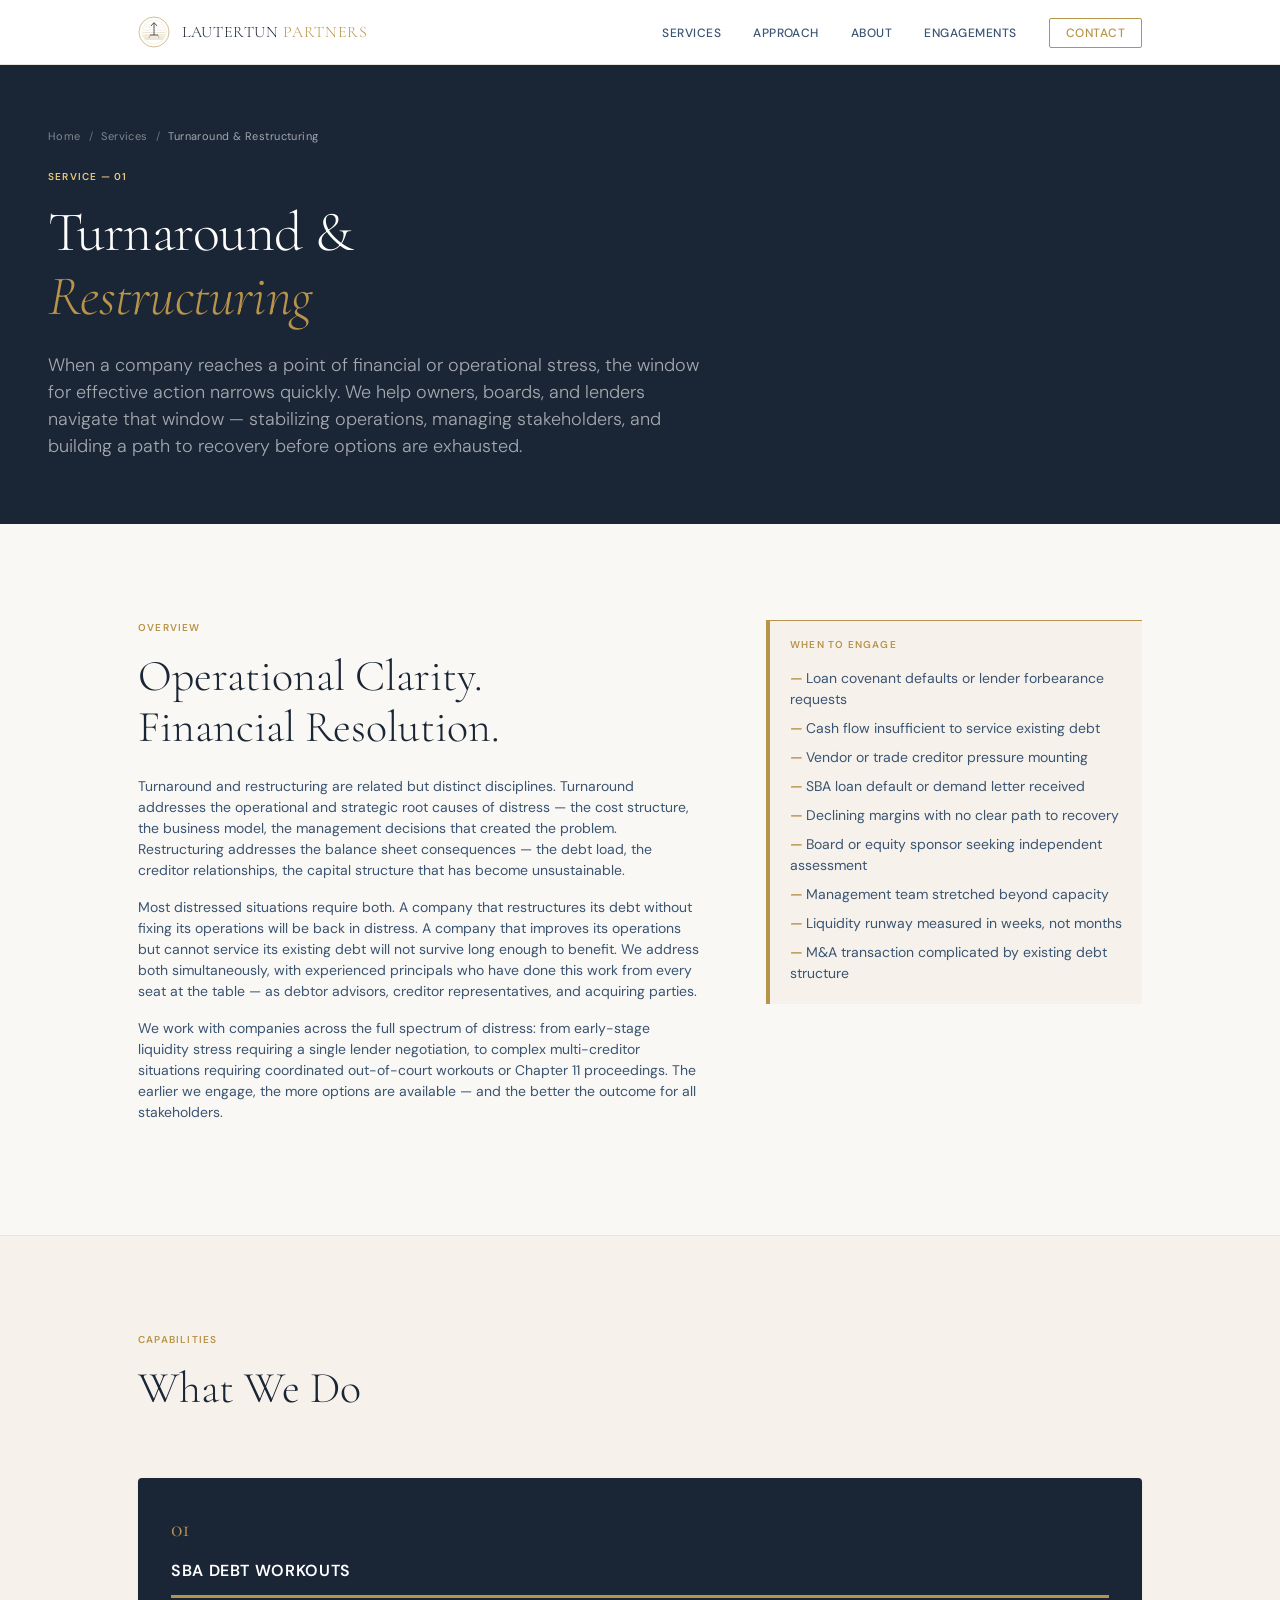
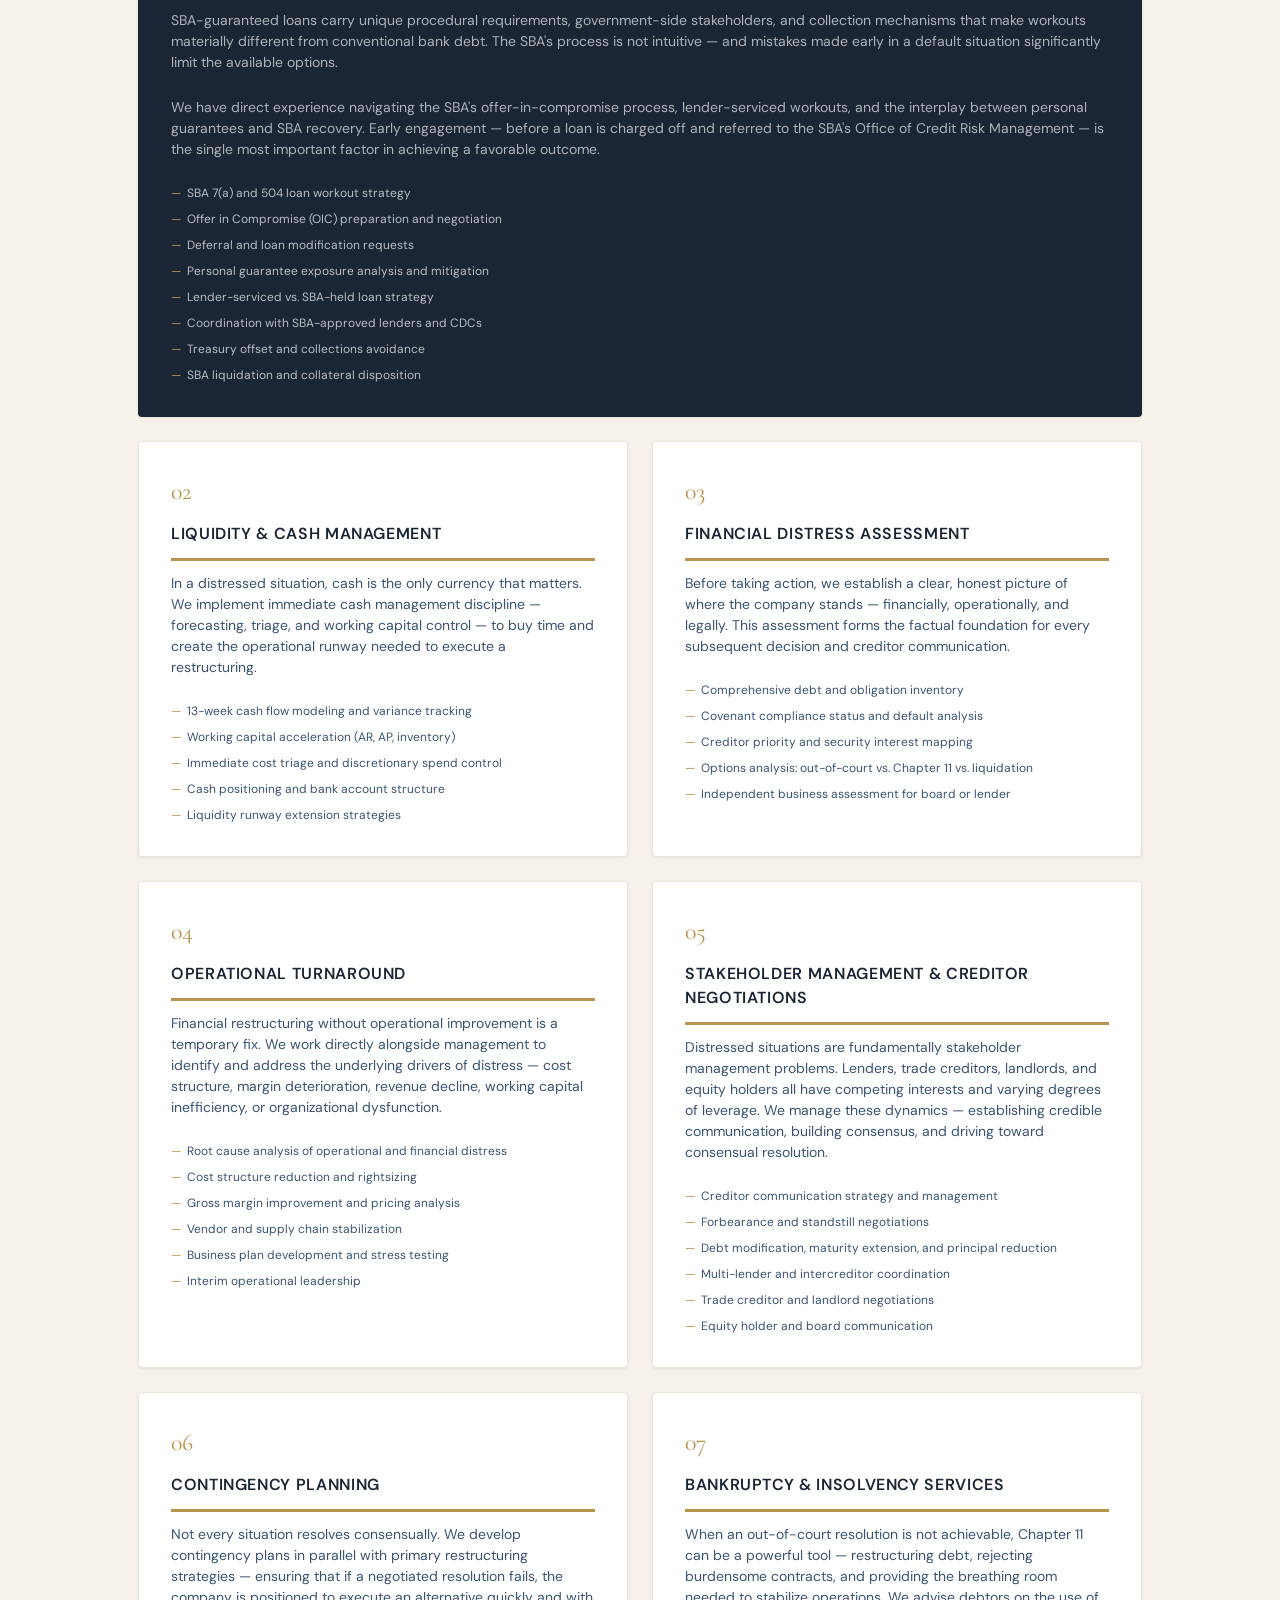
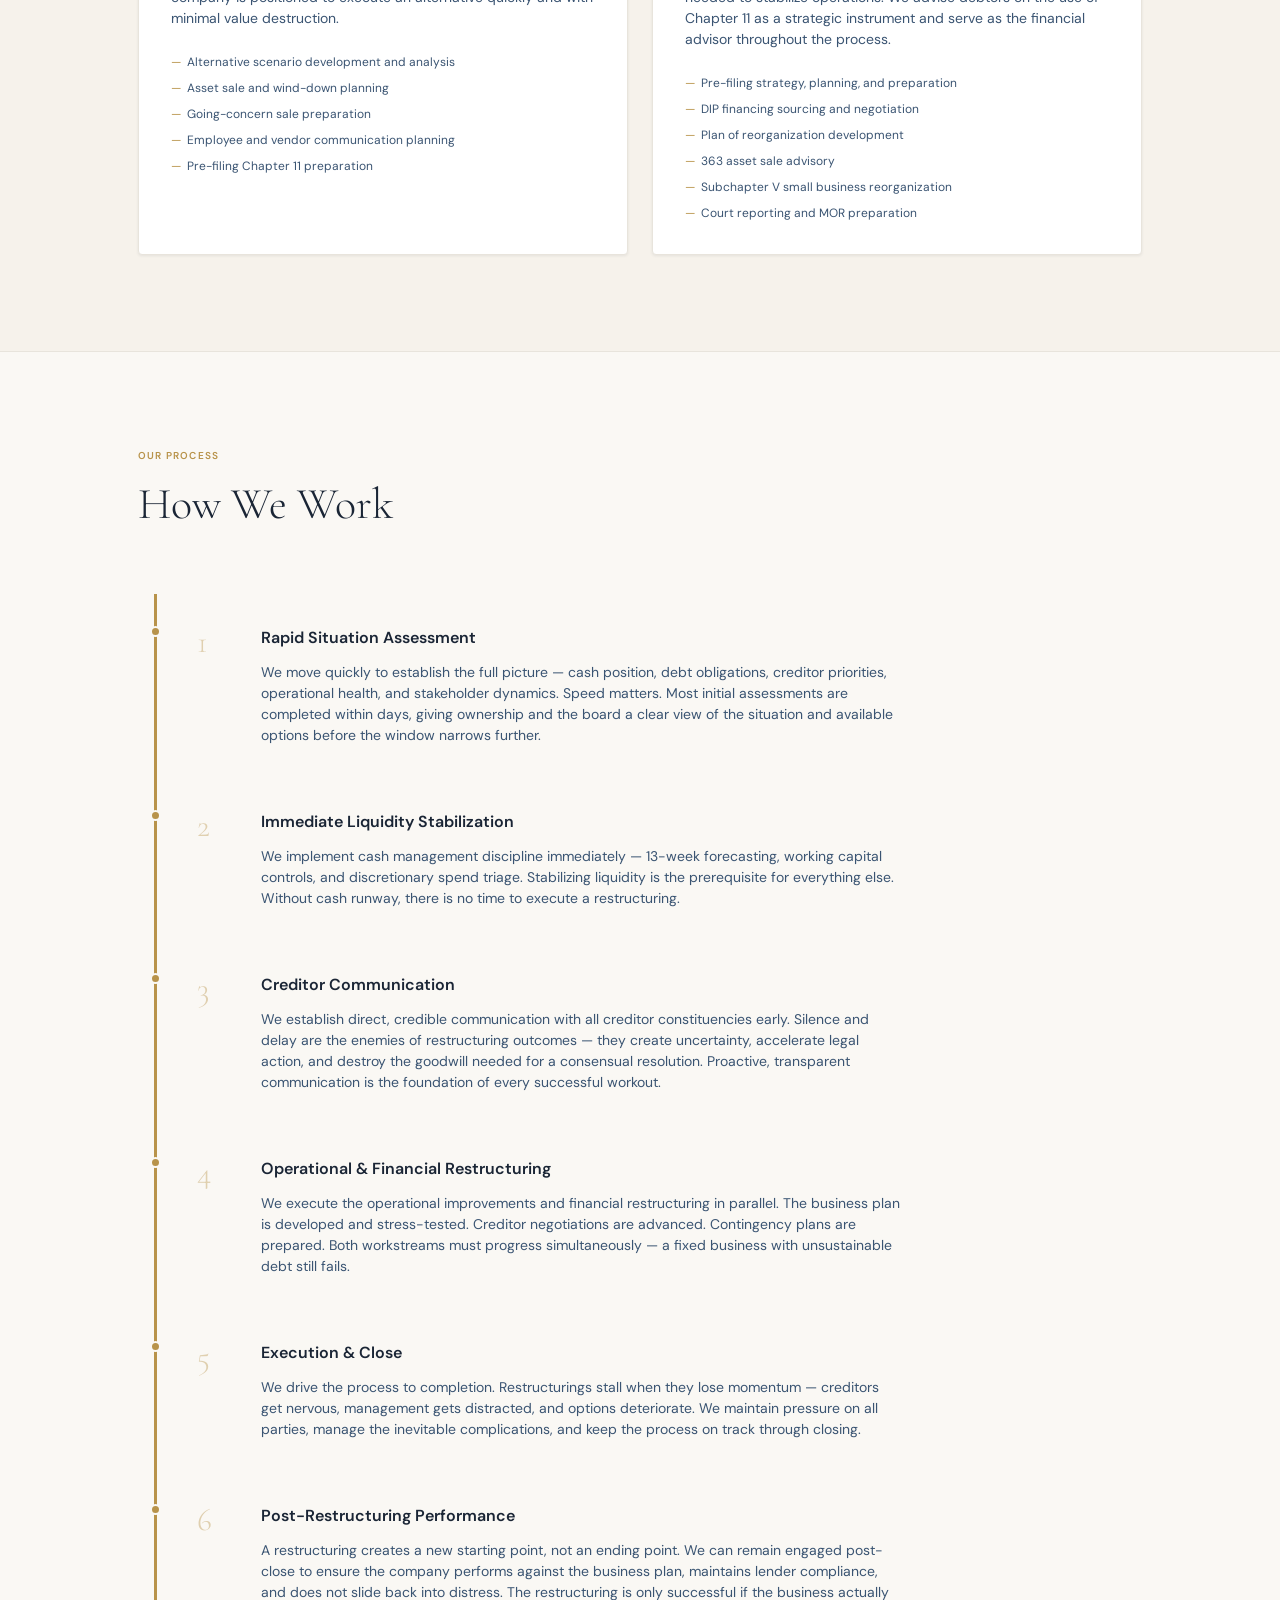
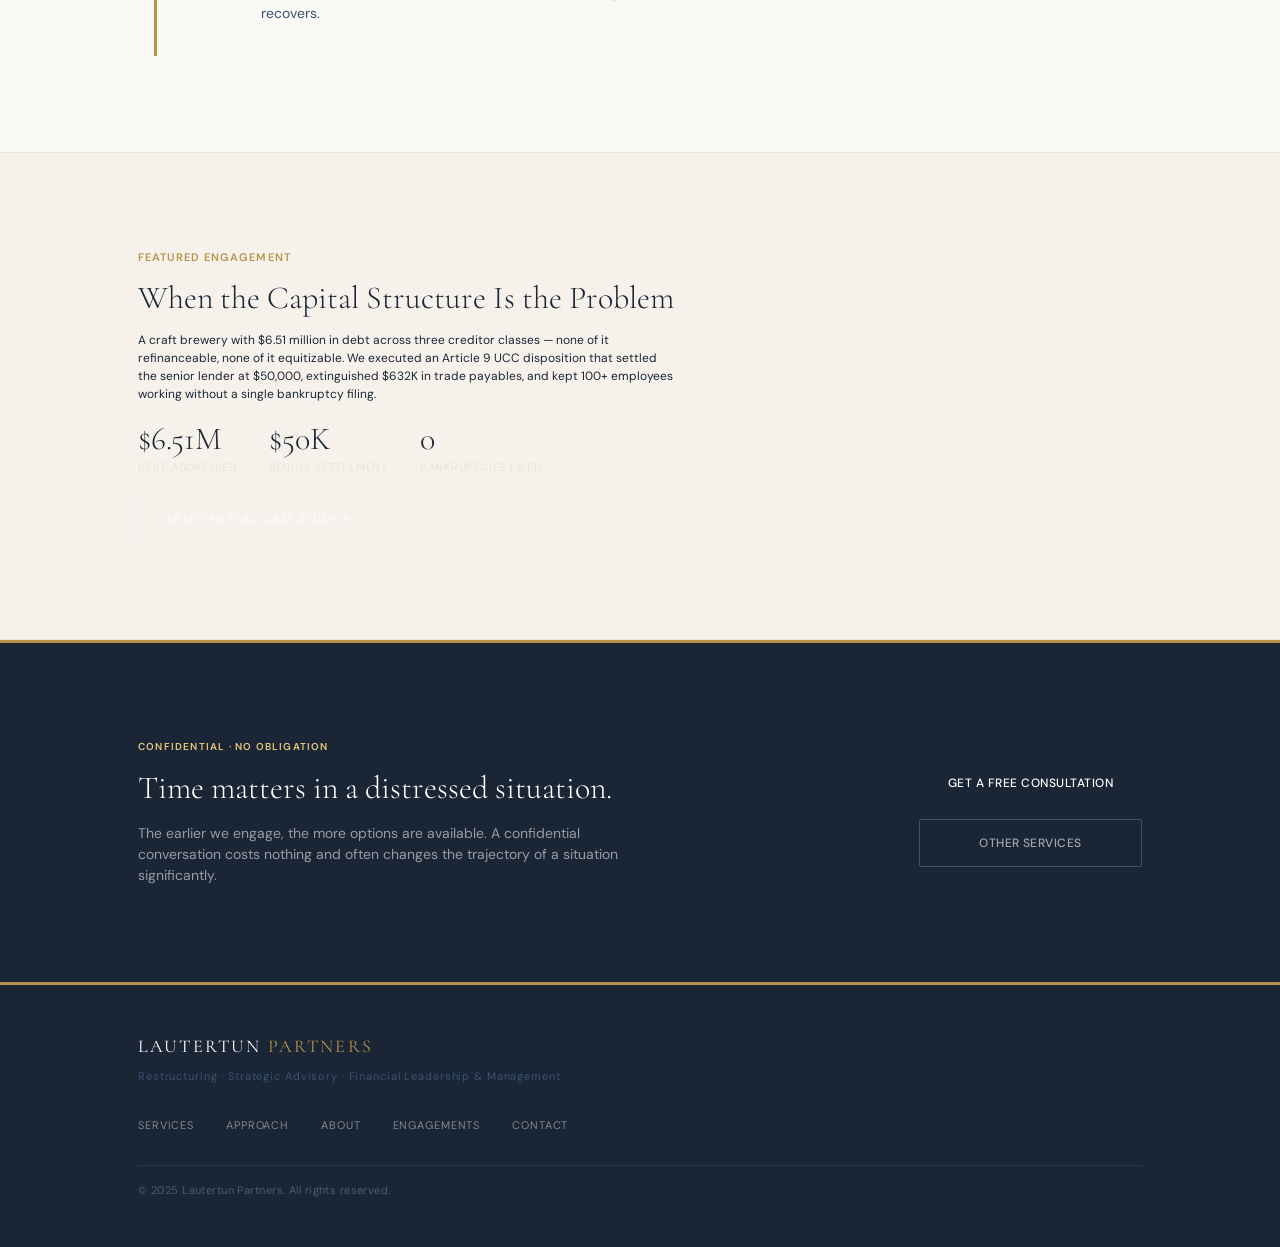
<file: restructuring.html>
<!DOCTYPE html>
<html lang="en">
<head>
<meta charset="UTF-8">
<meta name="viewport" content="width=device-width, initial-scale=1.0">
<title>Turnaround &amp; Restructuring | SBA Debt Workouts — Lautertun Partners</title>
<meta name="description" content="Turnaround and restructuring advisory for companies in financial distress. SBA 7(a) and 504 loan workouts, offer in compromise, creditor negotiations, and Chapter 11 guidance for lower middle market businesses.">
<meta name="robots" content="index, follow">
<link rel="canonical" href="https://lautertunpartners.com/restructuring.html">
<meta property="og:type" content="website">
<meta property="og:url" content="https://lautertunpartners.com/restructuring.html">
<meta property="og:title" content="Turnaround &amp; Restructuring | SBA Debt Workouts — Lautertun Partners">
<meta property="og:description" content="SBA loan workouts, offer in compromise, creditor negotiations, and Chapter 11 advisory for distressed lower middle market companies.">
<meta property="og:site_name" content="Lautertun Partners">
<link rel="icon" type="image/svg+xml" href="favicon.svg">
<link rel="preconnect" href="https://fonts.googleapis.com">
<link href="https://fonts.googleapis.com/css2?family=Cormorant+Garamond:ital,wght@0,300;0,400;0,500;0,600;1,300;1,400&family=DM+Sans:wght@300;400;500;600&display=swap" rel="stylesheet">
<link rel="stylesheet" href="lautertun-brand.css">
<link rel="stylesheet" href="site.css">
<link rel="stylesheet" href="service-page.css">
<link rel="stylesheet" href="case-study.css">
</head>
<body>

<!-- ── NAVIGATION ─────────────────────────────────────────────────────────── -->
<header class="nav-wrap">
  <nav class="nav-inner">
    <a href="index.html" class="nav-logo" aria-label="Lautertun Partners">
      <svg width="32" height="32" viewBox="0 0 64 64" fill="none" xmlns="http://www.w3.org/2000/svg">
        <circle cx="32" cy="32" r="30" stroke="#B8934A" stroke-width="1.2" fill="none"/>
        <circle cx="32" cy="32" r="24" stroke="#B8934A" stroke-width="0.6" fill="none" opacity="0.4"/>
        <clipPath id="nc"><circle cx="32" cy="32" r="23"/></clipPath>
        <g clip-path="url(#nc)">
          <line x1="9" y1="46" x2="55" y2="46" stroke="#B8934A" stroke-width="1.1" opacity="0.9"/>
          <line x1="9" y1="42" x2="55" y2="42" stroke="#B8934A" stroke-width="1.0" opacity="0.8"/>
          <line x1="9" y1="38" x2="55" y2="38" stroke="#B8934A" stroke-width="0.9" opacity="0.7"/>
          <line x1="9" y1="33" x2="55" y2="33" stroke="#B8934A" stroke-width="0.8" opacity="0.6"/>
          <line x1="9" y1="28" x2="55" y2="28" stroke="#B8934A" stroke-width="0.7" opacity="0.5"/>
          <line x1="9" y1="22" x2="55" y2="22" stroke="#B8934A" stroke-width="0.6" opacity="0.4"/>
          <line x1="9" y1="17" x2="55" y2="17" stroke="#B8934A" stroke-width="0.5" opacity="0.3"/>
        </g>
        <line x1="32" y1="38" x2="32" y2="14" stroke="#1A2535" stroke-width="1.5"/>
        <polyline points="26,20 32,13 38,20" stroke="#1A2535" stroke-width="1.5" fill="none" stroke-linejoin="round"/>
        <line x1="24" y1="38" x2="40" y2="38" stroke="#1A2535" stroke-width="1.5"/>
        <line x1="24" y1="38" x2="22" y2="44" stroke="#1A2535" stroke-width="1" opacity="0.5"/>
        <line x1="40" y1="38" x2="42" y2="44" stroke="#1A2535" stroke-width="1" opacity="0.5"/>
      </svg>
      <span class="nav-wordmark">LAUTERTUN <em>PARTNERS</em></span>
    </a>
    <ul class="nav-links">
      <li class="nav-has-dropdown">
        <a href="index.html#services">Services</a>
        <ul class="nav-dropdown">
          <li><a href="restructuring.html">Turnaround &amp; Restructuring</a></li>
          <li><a href="advisory.html">Strategic Advisory</a></li>
          <li><a href="financial-leadership.html">Office of the CFO</a></li>
        </ul>
      </li>
      <li><a href="index.html#approach">Approach</a></li>
      <li><a href="index.html#about">About</a></li>
      <li><a href="cases.html">Engagements</a></li>
      <li><a href="index.html#contact" class="nav-cta">Contact</a></li>
    </ul>
    <button class="nav-toggle" aria-label="Open menu" aria-expanded="false">
      <span></span><span></span><span></span>
    </button>
  </nav>
</header>


<!-- ── PAGE HERO ──────────────────────────────────────────────────────────── -->
<section class="page-hero">
  <div class="page-hero-inner container">
    <div class="breadcrumb">
      <a href="index.html">Home</a>
      <span>/</span>
      <a href="index.html#services">Services</a>
      <span>/</span>
      <span>Turnaround &amp; Restructuring</span>
    </div>
    <span class="ltp-overline" style="color:#E8C97A">Service — 01</span>
    <h1>Turnaround &amp;<br><em>Restructuring</em></h1>
    <p class="page-hero-sub">When a company reaches a point of financial or operational stress, the window for effective action narrows quickly. We help owners, boards, and lenders navigate that window — stabilizing operations, managing stakeholders, and building a path to recovery before options are exhausted.</p>
  </div>
</section>


<!-- ── OVERVIEW ───────────────────────────────────────────────────────────── -->
<section class="section sp-overview">
  <div class="container sp-two-col">
    <div class="sp-overview-text">
      <span class="ltp-overline">Overview</span>
      <h2>Operational Clarity.<br>Financial Resolution.</h2>
      <p>Turnaround and restructuring are related but distinct disciplines. Turnaround addresses the operational and strategic root causes of distress — the cost structure, the business model, the management decisions that created the problem. Restructuring addresses the balance sheet consequences — the debt load, the creditor relationships, the capital structure that has become unsustainable.</p>
      <p>Most distressed situations require both. A company that restructures its debt without fixing its operations will be back in distress. A company that improves its operations but cannot service its existing debt will not survive long enough to benefit. We address both simultaneously, with experienced principals who have done this work from every seat at the table — as debtor advisors, creditor representatives, and acquiring parties.</p>
      <p>We work with companies across the full spectrum of distress: from early-stage liquidity stress requiring a single lender negotiation, to complex multi-creditor situations requiring coordinated out-of-court workouts or Chapter 11 proceedings. The earlier we engage, the more options are available — and the better the outcome for all stakeholders.</p>
    </div>
    <div class="sp-overview-callout ltp-highlight-box">
      <span class="ltp-overline">When to Engage</span>
      <ul>
        <li>Loan covenant defaults or lender forbearance requests</li>
        <li>Cash flow insufficient to service existing debt</li>
        <li>Vendor or trade creditor pressure mounting</li>
        <li>SBA loan default or demand letter received</li>
        <li>Declining margins with no clear path to recovery</li>
        <li>Board or equity sponsor seeking independent assessment</li>
        <li>Management team stretched beyond capacity</li>
        <li>Liquidity runway measured in weeks, not months</li>
        <li>M&amp;A transaction complicated by existing debt structure</li>
      </ul>
    </div>
  </div>
</section>


<!-- ── CAPABILITIES ───────────────────────────────────────────────────────── -->
<section class="section sp-capabilities">
  <div class="container">
    <div class="section-header">
      <span class="ltp-overline">Capabilities</span>
      <h2>What We Do</h2>
    </div>
    <div class="sp-cap-grid">

      <div class="sp-cap-card sp-cap-card--featured">
        <div class="sp-cap-number ltp-section-number">01</div>
        <h3>SBA Debt Workouts</h3>
        <p>SBA-guaranteed loans carry unique procedural requirements, government-side stakeholders, and collection mechanisms that make workouts materially different from conventional bank debt. The SBA's process is not intuitive — and mistakes made early in a default situation significantly limit the available options.</p>
        <p style="margin-top: 16px;">We have direct experience navigating the SBA's offer-in-compromise process, lender-serviced workouts, and the interplay between personal guarantees and SBA recovery. Early engagement — before a loan is charged off and referred to the SBA's Office of Credit Risk Management — is the single most important factor in achieving a favorable outcome.</p>
        <ul class="service-list" style="margin-top: 16px;">
          <li>SBA 7(a) and 504 loan workout strategy</li>
          <li>Offer in Compromise (OIC) preparation and negotiation</li>
          <li>Deferral and loan modification requests</li>
          <li>Personal guarantee exposure analysis and mitigation</li>
          <li>Lender-serviced vs. SBA-held loan strategy</li>
          <li>Coordination with SBA-approved lenders and CDCs</li>
          <li>Treasury offset and collections avoidance</li>
          <li>SBA liquidation and collateral disposition</li>
        </ul>
      </div>

      <div class="sp-cap-card">
        <div class="sp-cap-number ltp-section-number">02</div>
        <h3>Liquidity &amp; Cash Management</h3>
        <p>In a distressed situation, cash is the only currency that matters. We implement immediate cash management discipline — forecasting, triage, and working capital control — to buy time and create the operational runway needed to execute a restructuring.</p>
        <ul class="service-list">
          <li>13-week cash flow modeling and variance tracking</li>
          <li>Working capital acceleration (AR, AP, inventory)</li>
          <li>Immediate cost triage and discretionary spend control</li>
          <li>Cash positioning and bank account structure</li>
          <li>Liquidity runway extension strategies</li>
        </ul>
      </div>

      <div class="sp-cap-card">
        <div class="sp-cap-number ltp-section-number">03</div>
        <h3>Financial Distress Assessment</h3>
        <p>Before taking action, we establish a clear, honest picture of where the company stands — financially, operationally, and legally. This assessment forms the factual foundation for every subsequent decision and creditor communication.</p>
        <ul class="service-list">
          <li>Comprehensive debt and obligation inventory</li>
          <li>Covenant compliance status and default analysis</li>
          <li>Creditor priority and security interest mapping</li>
          <li>Options analysis: out-of-court vs. Chapter 11 vs. liquidation</li>
          <li>Independent business assessment for board or lender</li>
        </ul>
      </div>

      <div class="sp-cap-card">
        <div class="sp-cap-number ltp-section-number">04</div>
        <h3>Operational Turnaround</h3>
        <p>Financial restructuring without operational improvement is a temporary fix. We work directly alongside management to identify and address the underlying drivers of distress — cost structure, margin deterioration, revenue decline, working capital inefficiency, or organizational dysfunction.</p>
        <ul class="service-list">
          <li>Root cause analysis of operational and financial distress</li>
          <li>Cost structure reduction and rightsizing</li>
          <li>Gross margin improvement and pricing analysis</li>
          <li>Vendor and supply chain stabilization</li>
          <li>Business plan development and stress testing</li>
          <li>Interim operational leadership</li>
        </ul>
      </div>

      <div class="sp-cap-card">
        <div class="sp-cap-number ltp-section-number">05</div>
        <h3>Stakeholder Management &amp; Creditor Negotiations</h3>
        <p>Distressed situations are fundamentally stakeholder management problems. Lenders, trade creditors, landlords, and equity holders all have competing interests and varying degrees of leverage. We manage these dynamics — establishing credible communication, building consensus, and driving toward consensual resolution.</p>
        <ul class="service-list">
          <li>Creditor communication strategy and management</li>
          <li>Forbearance and standstill negotiations</li>
          <li>Debt modification, maturity extension, and principal reduction</li>
          <li>Multi-lender and intercreditor coordination</li>
          <li>Trade creditor and landlord negotiations</li>
          <li>Equity holder and board communication</li>
        </ul>
      </div>

      <div class="sp-cap-card">
        <div class="sp-cap-number ltp-section-number">06</div>
        <h3>Contingency Planning</h3>
        <p>Not every situation resolves consensually. We develop contingency plans in parallel with primary restructuring strategies — ensuring that if a negotiated resolution fails, the company is positioned to execute an alternative quickly and with minimal value destruction.</p>
        <ul class="service-list">
          <li>Alternative scenario development and analysis</li>
          <li>Asset sale and wind-down planning</li>
          <li>Going-concern sale preparation</li>
          <li>Employee and vendor communication planning</li>
          <li>Pre-filing Chapter 11 preparation</li>
        </ul>
      </div>

      <div class="sp-cap-card">
        <div class="sp-cap-number ltp-section-number">07</div>
        <h3>Bankruptcy &amp; Insolvency Services</h3>
        <p>When an out-of-court resolution is not achievable, Chapter 11 can be a powerful tool — restructuring debt, rejecting burdensome contracts, and providing the breathing room needed to stabilize operations. We advise debtors on the use of Chapter 11 as a strategic instrument and serve as the financial advisor throughout the process.</p>
        <ul class="service-list">
          <li>Pre-filing strategy, planning, and preparation</li>
          <li>DIP financing sourcing and negotiation</li>
          <li>Plan of reorganization development</li>
          <li>363 asset sale advisory</li>
          <li>Subchapter V small business reorganization</li>
          <li>Court reporting and MOR preparation</li>
        </ul>
      </div>

    </div>
  </div>
</section>


<!-- ── PROCESS ────────────────────────────────────────────────────────────── -->
<section class="section sp-process">
  <div class="container">
    <div class="section-header">
      <span class="ltp-overline">Our Process</span>
      <h2>How We Work</h2>
    </div>
    <div class="sp-process-steps">
      <div class="sp-step">
        <div class="sp-step-num">1</div>
        <div class="sp-step-content">
          <h4>Rapid Situation Assessment</h4>
          <p>We move quickly to establish the full picture — cash position, debt obligations, creditor priorities, operational health, and stakeholder dynamics. Speed matters. Most initial assessments are completed within days, giving ownership and the board a clear view of the situation and available options before the window narrows further.</p>
        </div>
      </div>
      <div class="sp-step">
        <div class="sp-step-num">2</div>
        <div class="sp-step-content">
          <h4>Immediate Liquidity Stabilization</h4>
          <p>We implement cash management discipline immediately — 13-week forecasting, working capital controls, and discretionary spend triage. Stabilizing liquidity is the prerequisite for everything else. Without cash runway, there is no time to execute a restructuring.</p>
        </div>
      </div>
      <div class="sp-step">
        <div class="sp-step-num">3</div>
        <div class="sp-step-content">
          <h4>Creditor Communication</h4>
          <p>We establish direct, credible communication with all creditor constituencies early. Silence and delay are the enemies of restructuring outcomes — they create uncertainty, accelerate legal action, and destroy the goodwill needed for a consensual resolution. Proactive, transparent communication is the foundation of every successful workout.</p>
        </div>
      </div>
      <div class="sp-step">
        <div class="sp-step-num">4</div>
        <div class="sp-step-content">
          <h4>Operational &amp; Financial Restructuring</h4>
          <p>We execute the operational improvements and financial restructuring in parallel. The business plan is developed and stress-tested. Creditor negotiations are advanced. Contingency plans are prepared. Both workstreams must progress simultaneously — a fixed business with unsustainable debt still fails.</p>
        </div>
      </div>
      <div class="sp-step">
        <div class="sp-step-num">5</div>
        <div class="sp-step-content">
          <h4>Execution &amp; Close</h4>
          <p>We drive the process to completion. Restructurings stall when they lose momentum — creditors get nervous, management gets distracted, and options deteriorate. We maintain pressure on all parties, manage the inevitable complications, and keep the process on track through closing.</p>
        </div>
      </div>
      <div class="sp-step">
        <div class="sp-step-num">6</div>
        <div class="sp-step-content">
          <h4>Post-Restructuring Performance</h4>
          <p>A restructuring creates a new starting point, not an ending point. We can remain engaged post-close to ensure the company performs against the business plan, maintains lender compliance, and does not slide back into distress. The restructuring is only successful if the business actually recovers.</p>
        </div>
      </div>
    </div>
  </div>
</section>


<!-- ── FEATURED CASE ──────────────────────────────────────────────────────── -->
<section class="section sp-featured-case">
  <div class="container sp-fc-inner">
    <div>
      <div class="sp-fc-tag">Featured Engagement</div>
      <h3>When the Capital Structure Is the Problem</h3>
      <p>A craft brewery with $6.51 million in debt across three creditor classes — none of it refinanceable, none of it equitizable. We executed an Article 9 UCC disposition that settled the senior lender at $50,000, extinguished $632K in trade payables, and kept 100+ employees working without a single bankruptcy filing.</p>
      <div class="sp-fc-stats">
        <div>
          <div class="sp-fc-stat-val">$6.51M</div>
          <div class="sp-fc-stat-label">Debt addressed</div>
        </div>
        <div>
          <div class="sp-fc-stat-val">$50K</div>
          <div class="sp-fc-stat-label">Senior settlement</div>
        </div>
        <div>
          <div class="sp-fc-stat-val">0</div>
          <div class="sp-fc-stat-label">Bankruptcies filed</div>
        </div>
      </div>
      <a href="case-brewery.html" class="btn-outline">Read the Full Case Study →</a>
    </div>
  </div>
</section>

<!-- ── CTA ────────────────────────────────────────────────────────────────── -->
<section class="section sp-cta">
  <div class="container sp-cta-inner">
    <div>
      <span class="ltp-overline">Confidential · No Obligation</span>
      <h2>Time matters in a distressed situation.</h2>
      <p>The earlier we engage, the more options are available. A confidential conversation costs nothing and often changes the trajectory of a situation significantly.</p>
    </div>
    <div class="sp-cta-actions">
      <a href="index.html#contact" class="btn-primary">Get a Free Consultation</a>
      <a href="index.html#services" class="btn-outline">Other Services</a>
    </div>
  </div>
</section>


<!-- ── FOOTER ─────────────────────────────────────────────────────────────── -->
<footer class="footer">
  <div class="container footer-inner">
    <div class="footer-brand">
      <span class="footer-wordmark ltp-wordmark">LAUTERTUN <span>PARTNERS</span></span>
      <p class="ltp-tagline" style="margin-top:8px">Restructuring · Strategic Advisory · Financial Leadership &amp; Management</p>
    </div>
    <nav class="footer-nav" aria-label="Footer navigation">
      <a href="index.html#services">Services</a>
      <a href="index.html#approach">Approach</a>
      <a href="index.html#about">About</a>
      <a href="cases.html">Engagements</a>
      <a href="index.html#contact">Contact</a>
    </nav>
    <p class="footer-legal">&copy; 2025 Lautertun Partners. All rights reserved.</p>
  </div>
</footer>

<script>
  const toggle = document.querySelector('.nav-toggle');
  const navLinks = document.querySelector('.nav-links');
  toggle.addEventListener('click', () => {
    const open = toggle.getAttribute('aria-expanded') === 'true';
    toggle.setAttribute('aria-expanded', String(!open));
    navLinks.classList.toggle('is-open');
  });
  const nav = document.querySelector('.nav-wrap');
  window.addEventListener('scroll', () => {
    nav.classList.toggle('is-scrolled', window.scrollY > 20);
  }, { passive: true });
</script>
</body>
</html>
</file>
<file: lautertun-brand.css>
/**
 * LAUTERTUN PARTNERS — Brand Identity System
 * CSS Custom Properties
 * ─────────────────────────────────────────────────────────────────────────────
 * Import or link this file to apply the full brand token set to any web project.
 * All tokens are defined on :root for global scope.
 *
 * Google Fonts import (include in <head> or at top of your main CSS):
 * @import url('https://fonts.googleapis.com/css2?family=Cormorant+Garamond:ital,wght@0,300;0,400;0,500;0,600;1,400;1,500&family=DM+Sans:wght@300;400;500;600&display=swap');
 *
 * Tagline: Restructuring · Strategic Advisory · Financial Leadership & Management
 */

@import url('https://fonts.googleapis.com/css2?family=Cormorant+Garamond:ital,wght@0,300;0,400;0,500;0,600;1,400;1,500&family=DM+Sans:wght@300;400;500;600&display=swap');

:root {

  /* ── COLORS ─────────────────────────────────────────────────────────────── */

  --color-ink-navy:       #1A2535;   /* Primary — headlines, wordmark part 1, dark bg */
  --color-gold:           #B8934A;   /* Primary — accents, rules, wordmark part 2     */
  --color-steel:          #3A5472;   /* Secondary — body copy, secondary text         */
  --color-sage:           #4A7868;   /* Tertiary — use sparingly                      */
  --color-parchment:      #F6F2EB;   /* Surface — highlight boxes, section bgs        */
  --color-cream:          #FAF8F4;   /* Surface — page/card backgrounds               */
  --color-light-rule:     #E8E4DC;   /* Utility — table borders, dividers             */
  --color-white:          #FFFFFF;
  --color-black:          #000000;

  /* Semantic aliases */
  --color-text-primary:   var(--color-ink-navy);
  --color-text-body:      var(--color-steel);
  --color-text-muted:     var(--color-light-rule);
  --color-accent:         var(--color-gold);
  --color-bg-page:        var(--color-cream);
  --color-bg-surface:     var(--color-parchment);
  --color-border:         var(--color-light-rule);


  /* ── TYPOGRAPHY ─────────────────────────────────────────────────────────── */

  --font-serif:  "Cormorant Garamond", Georgia, serif;
  --font-sans:   "DM Sans", system-ui, sans-serif;
  --font-legal:  "Times New Roman", Times, serif;

  /* Scale */
  --text-xs:     0.6875rem;   /*  11px — tagline / overlines */
  --text-sm:     0.75rem;     /*  12px — footnotes / captions */
  --text-base:   0.875rem;    /*  14px — standard body */
  --text-md:     1rem;        /*  16px — slightly larger body */
  --text-lg:     1.125rem;    /*  18px — lead / intro */
  --text-xl:     1.5rem;      /*  24px — subsection heads */
  --text-2xl:    2rem;        /*  32px — section heads */
  --text-3xl:    2.75rem;     /*  44px — display */
  --text-4xl:    4rem;        /*  64px — hero / cover title */

  /* Weights */
  --weight-light:   300;
  --weight-regular: 400;
  --weight-medium:  500;
  --weight-semibold:600;

  /* Line heights */
  --leading-tight:  1.15;
  --leading-snug:   1.3;
  --leading-normal: 1.5;
  --leading-legal:  1.0;    /* single-spaced legal docs */

  /* Letter spacing */
  --tracking-tight:  -0.01em;
  --tracking-normal:  0;
  --tracking-wide:    0.04em;
  --tracking-wider:   0.08em;
  --tracking-widest:  0.12em;  /* wordmark / all-caps labels */


  /* ── SPACING (base-8) ───────────────────────────────────────────────────── */

  --space-1:   4px;
  --space-2:   8px;
  --space-3:  12px;
  --space-4:  16px;
  --space-5:  20px;
  --space-6:  24px;
  --space-8:  32px;
  --space-10: 40px;
  --space-12: 48px;
  --space-16: 64px;
  --space-20: 80px;
  --space-24: 96px;


  /* ── BORDERS & RULES ────────────────────────────────────────────────────── */

  --border-hairline:     1px solid var(--color-light-rule);
  --border-thin:         1px solid var(--color-steel);
  --border-gold-rule:    3px solid var(--color-gold);
  --border-gold-thick:   4px solid var(--color-gold);   /* highlight box left accent */
  --border-radius-sm:    2px;
  --border-radius-md:    4px;
  --border-radius-lg:    8px;


  /* ── SHADOWS ────────────────────────────────────────────────────────────── */

  --shadow-sm:   0 1px 3px rgba(26, 37, 53, 0.08);
  --shadow-md:   0 4px 12px rgba(26, 37, 53, 0.10);
  --shadow-lg:   0 8px 24px rgba(26, 37, 53, 0.14);


  /* ── COMPONENT TOKENS ───────────────────────────────────────────────────── */

  /* Highlight box (proposal section callouts) */
  --highlight-bg:          var(--color-parchment);
  --highlight-border-left: var(--border-gold-thick);
  --highlight-border-top:  1px solid var(--color-gold);
  --highlight-label-color: var(--color-gold);
  --highlight-padding:     16px 20px;

  /* Header / letterhead */
  --header-rule-height:    3px;
  --header-rule-color:     var(--color-gold);
  --header-bg:             var(--color-white);

  /* Footer */
  --footer-rule-color:     var(--color-light-rule);
  --footer-text-color:     var(--color-steel);
  --footer-accent-color:   var(--color-gold);
  --footer-font-size:      var(--text-xs);

  /* Tables — proposal */
  --table-header-bg:       var(--color-ink-navy);
  --table-header-text:     var(--color-white);
  --table-row-alt-bg:      var(--color-cream);
  --table-row-bg:          var(--color-white);
  --table-border:          var(--color-light-rule);

  /* Signature lines */
  --sig-line-color:        var(--color-ink-navy);
  --sig-line-width:        1px;


  /* ── LOGOMARK ───────────────────────────────────────────────────────────── */

  /* Inline SVG as background-image; or use the <img> src below in HTML */
  --logomark-size-sm:   24px;
  --logomark-size-md:   36px;
  --logomark-size-lg:   48px;
  --logomark-size-hero: 120px;
}


/* ── UTILITY CLASSES ─────────────────────────────────────────────────────── */

/* Wordmark */
.ltp-wordmark {
  font-family: var(--font-serif);
  font-weight: var(--weight-regular);
  letter-spacing: var(--tracking-widest);
  color: var(--color-ink-navy);
}
.ltp-wordmark span {
  color: var(--color-gold);
}

/* Tagline */
.ltp-tagline {
  font-family: var(--font-sans);
  font-size: var(--text-xs);
  font-weight: var(--weight-regular);
  letter-spacing: var(--tracking-wider);
  color: var(--color-steel);
  text-transform: none;
}

/* Section overline label (e.g. "KEY FINDINGS") */
.ltp-overline {
  font-family: var(--font-sans);
  font-size: 0.625rem;          /* 10px */
  font-weight: var(--weight-semibold);
  letter-spacing: var(--tracking-widest);
  color: var(--color-gold);
  text-transform: uppercase;
}

/* Proposal section number + heading */
.ltp-section-number {
  font-family: var(--font-serif);
  font-size: var(--text-xl);
  color: var(--color-gold);
}
.ltp-section-title {
  font-family: var(--font-sans);
  font-size: var(--text-md);
  font-weight: var(--weight-semibold);
  letter-spacing: var(--tracking-wide);
  color: var(--color-ink-navy);
  text-transform: uppercase;
}

/* Gold rule divider */
.ltp-gold-rule {
  border: none;
  border-bottom: var(--border-gold-rule);
  margin: var(--space-4) 0;
}

/* Thin rule divider */
.ltp-thin-rule {
  border: none;
  border-bottom: var(--border-hairline);
  margin: var(--space-4) 0;
}

/* Highlight / callout box */
.ltp-highlight-box {
  background:   var(--highlight-bg);
  border-left:  var(--highlight-border-left);
  border-top:   var(--highlight-border-top);
  padding:      var(--highlight-padding);
}
.ltp-highlight-box .ltp-overline {
  display: block;
  margin-bottom: var(--space-3);
}
.ltp-highlight-box li {
  list-style: none;
  padding: var(--space-1) 0;
  font-family: var(--font-sans);
  font-size: var(--text-base);
  color: var(--color-steel);
}
.ltp-highlight-box li::before {
  content: "— ";
  color: var(--color-gold);
  font-weight: var(--weight-semibold);
}

/* Body copy */
.ltp-body {
  font-family: var(--font-sans);
  font-size:   var(--text-base);
  font-weight: var(--weight-regular);
  line-height: var(--leading-normal);
  color:       var(--color-steel);
}

/* Legal body */
.ltp-legal {
  font-family: var(--font-legal);
  font-size:   var(--text-md);
  line-height: var(--leading-legal);
  color:       var(--color-black);
  text-align:  justify;
}


/* ── LOGOMARK USAGE ──────────────────────────────────────────────────────── */
/*
  Embed the logo as an <img> using the base64 data URI, or inline the SVG.

  <img src="[data-uri]"
       alt="Lautertun Partners" width="36" height="36">

  Or inline the raw SVG from lautertun-brand.js: LOGOMARK_SVG
*/
</file>
<file: site.css>
/* ── LAUTERTUN PARTNERS — Site Styles ───────────────────────────────────── */
/* Depends on lautertun-brand.css for all design tokens                      */

*, *::before, *::after { box-sizing: border-box; margin: 0; padding: 0; }

html { scroll-behavior: smooth; }

body {
  background: var(--color-bg-page);
  color: var(--color-text-primary);
  font-family: var(--font-sans);
  font-size: var(--text-base);
  line-height: var(--leading-normal);
  -webkit-font-smoothing: antialiased;
}

/* ── CONTAINER ───────────────────────────────────────────────────────────── */
.container {
  max-width: 1100px;
  margin: 0 auto;
  padding: 0 var(--space-12);
}

@media (max-width: 768px) {
  .container { padding: 0 var(--space-6); }
}


/* ── NAVIGATION ──────────────────────────────────────────────────────────── */
.nav-wrap {
  position: fixed;
  top: 0; left: 0; right: 0;
  z-index: 100;
  background: var(--color-white);
  border-bottom: var(--border-hairline);
  transition: box-shadow 0.2s ease;
}
.nav-wrap.is-scrolled {
  box-shadow: var(--shadow-md);
}
.nav-inner {
  max-width: 1100px;
  margin: 0 auto;
  padding: 0 var(--space-12);
  height: 64px;
  display: flex;
  align-items: center;
  justify-content: space-between;
  gap: var(--space-8);
}

.nav-logo {
  display: flex;
  align-items: center;
  gap: var(--space-3);
  text-decoration: none;
  flex-shrink: 0;
}
.nav-wordmark {
  font-family: var(--font-serif);
  font-size: 1rem;
  font-weight: var(--weight-light);
  letter-spacing: var(--tracking-wide);
  color: var(--color-ink-navy);
}
.nav-wordmark em {
  font-style: normal;
  color: var(--color-gold);
}

.nav-links {
  display: flex;
  align-items: center;
  gap: var(--space-8);
  list-style: none;
}
.nav-links a {
  font-family: var(--font-sans);
  font-size: var(--text-sm);
  font-weight: var(--weight-medium);
  letter-spacing: var(--tracking-wide);
  text-transform: uppercase;
  color: var(--color-steel);
  text-decoration: none;
  transition: color 0.15s ease;
}
.nav-links a:hover { color: var(--color-ink-navy); }

/* ── NAV DROPDOWN ────────────────────────────────────────────────────────── */
.nav-has-dropdown { position: relative; }
.nav-dropdown {
  display: none;
  position: absolute;
  top: calc(100% + 8px);
  left: 50%;
  transform: translateX(-50%);
  background: var(--color-white);
  border: var(--border-hairline);
  border-top: 3px solid var(--color-gold);
  min-width: 260px;
  padding: var(--space-2) 0;
  box-shadow: var(--shadow-md);
  list-style: none;
  z-index: 200;
  border-radius: 0 0 var(--border-radius-sm) var(--border-radius-sm);
}
.nav-has-dropdown:hover .nav-dropdown { display: block; }
.nav-dropdown li a {
  display: block;
  padding: var(--space-3) var(--space-6);
  font-size: var(--text-sm);
  font-weight: var(--weight-regular);
  letter-spacing: 0;
  text-transform: none;
  color: var(--color-steel);
  white-space: nowrap;
  border: none !important;
  transition: color 0.15s, background 0.15s;
}
.nav-dropdown li a:hover {
  color: var(--color-ink-navy);
  background: var(--color-bg-surface);
}

.nav-cta {
  color: var(--color-gold) !important;
  border: 1px solid var(--color-gold);
  padding: 6px 16px;
  border-radius: var(--border-radius-sm);
  transition: background 0.15s ease, color 0.15s ease !important;
}
.nav-cta:hover {
  background: var(--color-gold) !important;
  color: var(--color-white) !important;
}

.nav-toggle {
  display: none;
  flex-direction: column;
  gap: 5px;
  background: none;
  border: none;
  cursor: pointer;
  padding: var(--space-2);
}
.nav-toggle span {
  display: block;
  width: 22px;
  height: 1.5px;
  background: var(--color-ink-navy);
  transition: transform 0.2s ease, opacity 0.2s ease;
}

@media (max-width: 768px) {
  .nav-inner { padding: 0 var(--space-6); }
  .nav-toggle { display: flex; }
  .nav-links {
    display: none;
    position: absolute;
    top: 64px; left: 0; right: 0;
    flex-direction: column;
    align-items: flex-start;
    gap: 0;
    background: var(--color-white);
    border-bottom: var(--border-hairline);
    padding: var(--space-4) var(--space-6);
  }
  .nav-links.is-open { display: flex; }
  .nav-links li { width: 100%; }
  .nav-links a {
    display: block;
    padding: var(--space-3) 0;
    border-bottom: var(--border-hairline);
    width: 100%;
  }
  .nav-links li:last-child a { border-bottom: none; }
  .nav-cta {
    border: none !important;
    padding: var(--space-3) 0 !important;
  }
}


/* ── BUTTONS ─────────────────────────────────────────────────────────────── */
.btn-primary {
  display: inline-block;
  font-family: var(--font-sans);
  font-size: var(--text-sm);
  font-weight: var(--weight-medium);
  letter-spacing: var(--tracking-wide);
  text-transform: uppercase;
  color: var(--color-white);
  background: var(--color-ink-navy);
  border: 1px solid var(--color-ink-navy);
  padding: 14px 28px;
  border-radius: var(--border-radius-sm);
  text-decoration: none;
  cursor: pointer;
  transition: background 0.15s ease, border-color 0.15s ease;
}
.btn-primary:hover {
  background: var(--color-gold);
  border-color: var(--color-gold);
}
.btn-ghost {
  display: inline-block;
  font-family: var(--font-sans);
  font-size: var(--text-sm);
  font-weight: var(--weight-medium);
  letter-spacing: var(--tracking-wide);
  text-transform: uppercase;
  color: rgba(255,255,255,0.7);
  border: 1px solid rgba(255,255,255,0.25);
  padding: 14px 28px;
  border-radius: var(--border-radius-sm);
  text-decoration: none;
  transition: color 0.15s ease, border-color 0.15s ease;
}
.btn-ghost:hover {
  color: var(--color-white);
  border-color: rgba(255,255,255,0.6);
}
.btn-full { width: 100%; text-align: center; }


/* ── SECTION COMMON ──────────────────────────────────────────────────────── */
.section {
  padding: var(--space-24) 0;
}
.section-header {
  margin-bottom: var(--space-16);
}
.section-header .ltp-overline {
  display: block;
  margin-bottom: var(--space-4);
}
.section-header h2 {
  font-family: var(--font-serif);
  font-size: var(--text-3xl);
  font-weight: var(--weight-light);
  line-height: var(--leading-tight);
  color: var(--color-ink-navy);
}

@media (max-width: 768px) {
  .section { padding: var(--space-16) 0; }
  .section-header h2 { font-size: var(--text-2xl); }
}


/* ── HERO ────────────────────────────────────────────────────────────────── */
.hero {
  background: var(--color-ink-navy);
  padding-top: calc(64px + var(--space-20));
  padding-bottom: var(--space-24);
  padding-left: var(--space-12);
  padding-right: var(--space-12);
  min-height: 90vh;
  display: flex;
  align-items: center;
  position: relative;
  overflow: hidden;
}
.hero-inner {
  max-width: 680px;
  margin: 0 auto 0 calc((100% - 1100px) / 2 + var(--space-12));
  position: relative;
  z-index: 1;
}
.hero-eyebrow {
  display: block;
  margin-bottom: var(--space-6);
  color: #E8C97A;
  letter-spacing: var(--tracking-widest);
}
.hero-headline {
  font-family: var(--font-serif);
  font-size: clamp(3rem, 6vw, var(--text-4xl));
  font-weight: var(--weight-light);
  line-height: var(--leading-tight);
  color: var(--color-white);
  margin-bottom: var(--space-6);
  letter-spacing: var(--tracking-tight);
}
.hero-headline em {
  font-style: italic;
  color: var(--color-gold);
}
.hero-sub {
  font-family: var(--font-sans);
  font-size: var(--text-lg);
  font-weight: var(--weight-light);
  line-height: var(--leading-normal);
  color: rgba(255,255,255,0.6);
  max-width: 520px;
  margin-bottom: var(--space-10);
}
.hero-actions {
  display: flex;
  gap: var(--space-4);
  flex-wrap: wrap;
}
.hero-mark {
  position: absolute;
  right: max(var(--space-12), calc((100% - 1100px) / 2 + var(--space-12)));
  top: 50%;
  transform: translateY(-50%);
  width: clamp(200px, 30vw, 360px);
  opacity: 0.55;
  pointer-events: none;
}

@media (max-width: 900px) {
  .hero-inner { margin-left: var(--space-6); margin-right: var(--space-6); }
  .hero-mark { display: none; }
  .hero { padding-left: var(--space-6); padding-right: var(--space-6); }
}


/* ── SERVICES ────────────────────────────────────────────────────────────── */
.services {
  background: var(--color-bg-page);
}
.services-grid {
  display: grid;
  grid-template-columns: repeat(3, 1fr);
  gap: var(--space-8);
}
.service-card {
  padding: var(--space-8);
  background: var(--color-white);
  border: var(--border-hairline);
  border-radius: var(--border-radius-md);
  box-shadow: var(--shadow-sm);
}
.service-card .ltp-gold-rule {
  margin: var(--space-4) 0;
}
.service-number {
  font-size: var(--text-xl);
  color: var(--color-gold);
  margin-bottom: var(--space-2);
}
.service-card h3 {
  font-family: var(--font-sans);
  font-size: var(--text-md);
  font-weight: var(--weight-semibold);
  letter-spacing: var(--tracking-wide);
  color: var(--color-ink-navy);
  text-transform: uppercase;
  margin-bottom: var(--space-4);
}
.service-card > p {
  font-size: var(--text-base);
  line-height: var(--leading-normal);
  color: var(--color-steel);
  margin-bottom: var(--space-6);
}
.service-list {
  list-style: none;
  display: flex;
  flex-direction: column;
  gap: var(--space-2);
}
.service-list li {
  font-size: var(--text-sm);
  color: var(--color-steel);
  padding-left: var(--space-4);
  position: relative;
}
.service-list li::before {
  content: "—";
  position: absolute;
  left: 0;
  color: var(--color-gold);
}

.service-card { position: relative; cursor: pointer; transition: box-shadow 0.15s, transform 0.15s; }
.service-card:hover { box-shadow: var(--shadow-md); transform: translateY(-2px); }
.service-link::after {
  content: '';
  position: absolute;
  inset: 0;
}

.service-link {
  display: inline-block;
  margin-top: var(--space-6);
  font-size: var(--text-sm);
  font-weight: var(--weight-medium);
  letter-spacing: var(--tracking-wide);
  color: var(--color-gold);
  text-decoration: none;
  transition: color 0.15s;
}
.service-link:hover { color: var(--color-ink-navy); }

@media (max-width: 900px) {
  .services-grid { grid-template-columns: 1fr; gap: var(--space-6); }
}


/* ── APPROACH ────────────────────────────────────────────────────────────── */
.approach {
  background: var(--color-bg-surface);
  border-top: var(--border-hairline);
  border-bottom: var(--border-hairline);
}
.approach-inner {
  display: grid;
  grid-template-columns: 1fr 2fr;
  gap: var(--space-16);
  align-items: center;
}
.approach-mark {
  display: flex;
  align-items: center;
  justify-content: center;
}
.approach-mark svg {
  width: 100%;
  max-width: 260px;
}
.approach-content .ltp-overline {
  display: block;
  margin-bottom: var(--space-4);
}
.approach-content h2 {
  font-family: var(--font-serif);
  font-size: var(--text-3xl);
  font-weight: var(--weight-light);
  line-height: var(--leading-tight);
  color: var(--color-ink-navy);
  margin-bottom: var(--space-6);
}
.approach-lead {
  font-size: var(--text-lg);
  font-weight: var(--weight-light);
  color: var(--color-ink-navy);
  line-height: var(--leading-snug);
  margin-bottom: var(--space-4);
}
.approach-content p {
  font-size: var(--text-base);
  color: var(--color-steel);
  line-height: var(--leading-normal);
  margin-bottom: var(--space-4);
  max-width: 600px;
}
.approach-pillars {
  display: grid;
  grid-template-columns: repeat(3, 1fr);
  gap: var(--space-6);
  margin-top: var(--space-10);
  padding-top: var(--space-8);
  border-top: var(--border-hairline);
}
.pillar .pillar-label {
  display: block;
  margin-bottom: var(--space-2);
}
.pillar p {
  font-size: var(--text-sm) !important;
  margin-bottom: 0 !important;
}

@media (max-width: 900px) {
  .approach-inner { grid-template-columns: 1fr; }
  .approach-mark { display: none; }
  .approach-pillars { grid-template-columns: 1fr; gap: var(--space-4); }
}


/* ── ABOUT ───────────────────────────────────────────────────────────────── */
.about {
  background: var(--color-ink-navy);
}
.about .section-header h2 {
  color: var(--color-white);
}
.about .section-header .ltp-overline {
  color: #E8C97A;
}
.about-grid {
  display: grid;
  grid-template-columns: 3fr 2fr;
  gap: var(--space-16);
  align-items: start;
}
.about-lead {
  font-size: var(--text-lg);
  font-weight: var(--weight-light);
  color: rgba(255,255,255,0.85);
  line-height: var(--leading-snug);
  margin-bottom: var(--space-6);
}
.about-text p {
  font-size: var(--text-base);
  color: rgba(255,255,255,0.55);
  line-height: var(--leading-normal);
  margin-bottom: var(--space-4);
}
.about-stats {
  display: flex;
  flex-direction: column;
  gap: var(--space-8);
}
.stat {
  padding-top: var(--space-6);
  border-top: 1px solid rgba(184,147,74,0.3);
}
.stat-num {
  font-family: var(--font-serif);
  font-size: var(--text-2xl);
  font-weight: var(--weight-light);
  color: var(--color-gold);
  line-height: var(--leading-tight);
  margin-bottom: var(--space-2);
}
.stat-label {
  font-size: var(--text-xs);
  letter-spacing: var(--tracking-wider);
  text-transform: uppercase;
  color: rgba(255,255,255,0.4);
}

@media (max-width: 900px) {
  .about-grid { grid-template-columns: 1fr; }
  .about-stats { flex-direction: row; flex-wrap: wrap; }
  .stat { flex: 1 1 140px; }
}


/* ── CONTACT ─────────────────────────────────────────────────────────────── */
.contact {
  background: var(--color-bg-page);
  border-top: var(--border-hairline);
}
.contact-inner {
  display: grid;
  grid-template-columns: 1fr 1fr;
  gap: var(--space-16);
  align-items: start;
}
.contact-content .ltp-overline {
  display: block;
  margin-bottom: var(--space-4);
}
.contact-content h2 {
  font-family: var(--font-serif);
  font-size: var(--text-3xl);
  font-weight: var(--weight-light);
  line-height: var(--leading-tight);
  color: var(--color-ink-navy);
  margin-bottom: var(--space-6);
}
.contact-content > p {
  font-size: var(--text-base);
  color: var(--color-steel);
  line-height: var(--leading-normal);
  margin-bottom: var(--space-8);
}
.contact-details {
  display: flex;
  flex-direction: column;
  gap: var(--space-4);
}
.contact-item {
  display: flex;
  flex-direction: column;
  gap: var(--space-1);
}
.contact-label { display: block; }
.contact-item a {
  font-size: var(--text-md);
  color: var(--color-ink-navy);
  text-decoration: none;
}
.contact-item a:hover { color: var(--color-gold); }

/* Form feedback */
.form-success {
  background: var(--color-white);
  border: var(--border-hairline);
  border-radius: var(--border-radius-md);
  padding: var(--space-8);
  text-align: center;
  color: var(--color-steel);
  font-size: var(--text-base);
}
.form-error {
  color: #c0392b;
  font-size: var(--text-sm);
  margin-bottom: var(--space-3);
}
.field-error {
  color: #c0392b;
  font-size: var(--text-xs);
}

/* Form */
.contact-form {
  background: var(--color-white);
  border: var(--border-hairline);
  border-radius: var(--border-radius-md);
  padding: var(--space-8);
  box-shadow: var(--shadow-sm);
  display: flex;
  flex-direction: column;
  gap: var(--space-5);
}
.form-field {
  display: flex;
  flex-direction: column;
  gap: var(--space-2);
}
.form-field label {
  font-size: var(--text-xs);
  font-weight: var(--weight-semibold);
  letter-spacing: var(--tracking-wider);
  text-transform: uppercase;
  color: var(--color-steel);
}
.form-field input,
.form-field textarea {
  font-family: var(--font-sans);
  font-size: var(--text-base);
  color: var(--color-ink-navy);
  background: var(--color-bg-page);
  border: var(--border-hairline);
  border-radius: var(--border-radius-sm);
  padding: 10px 14px;
  outline: none;
  transition: border-color 0.15s ease;
  resize: vertical;
}
.form-field input::placeholder,
.form-field textarea::placeholder {
  color: var(--color-border);
}
.form-field input:focus,
.form-field textarea:focus {
  border-color: var(--color-gold);
}

@media (max-width: 900px) {
  .contact-inner { grid-template-columns: 1fr; }
}


/* ── FOOTER ──────────────────────────────────────────────────────────────── */
.footer {
  background: var(--color-ink-navy);
  border-top: 3px solid var(--color-gold);
  padding: var(--space-12) 0;
}
.footer-inner {
  display: flex;
  flex-direction: column;
  gap: var(--space-8);
}
.footer-wordmark {
  font-size: var(--text-lg);
  display: block;
}
.footer-nav {
  display: flex;
  gap: var(--space-8);
  flex-wrap: wrap;
}
.footer-nav a {
  font-size: var(--text-xs);
  letter-spacing: var(--tracking-wider);
  text-transform: uppercase;
  color: rgba(255,255,255,0.45);
  text-decoration: none;
  transition: color 0.15s ease;
}
.footer-nav a:hover { color: var(--color-gold); }
.footer-legal {
  font-size: var(--text-xs);
  color: rgba(255,255,255,0.25);
  letter-spacing: var(--tracking-wide);
  padding-top: var(--space-4);
  border-top: 1px solid rgba(255,255,255,0.08);
}

/* Footer wordmark on dark bg */
.footer-wordmark.ltp-wordmark {
  color: var(--color-white);
}

@media (max-width: 768px) {
  .footer-nav { gap: var(--space-6); }
}
</file>
<file: service-page.css>
/* ── SERVICE PAGE STYLES ─────────────────────────────────────────────────── */

/* ── PAGE HERO ───────────────────────────────────────────────────────────── */
.page-hero {
  background: var(--color-ink-navy);
  padding-top: calc(64px + var(--space-16));
  padding-bottom: var(--space-16);
}
.page-hero-inner {
  max-width: 760px;
  margin-left: 0;
}
.breadcrumb {
  display: flex;
  align-items: center;
  gap: var(--space-2);
  margin-bottom: var(--space-6);
  font-size: var(--text-xs);
  letter-spacing: var(--tracking-wide);
  color: rgba(255,255,255,0.35);
}
.breadcrumb a {
  color: rgba(255,255,255,0.45);
  text-decoration: none;
  transition: color 0.15s;
}
.breadcrumb a:hover { color: var(--color-gold); }
.breadcrumb span:last-child { color: rgba(255,255,255,0.6); }

.page-hero .ltp-overline {
  display: block;
  margin-bottom: var(--space-4);
}
.page-hero h1 {
  font-family: var(--font-serif);
  font-size: clamp(2.5rem, 5vw, 3.5rem);
  font-weight: var(--weight-light);
  line-height: var(--leading-tight);
  color: var(--color-white);
  margin-bottom: var(--space-6);
  letter-spacing: var(--tracking-tight);
}
.page-hero h1 em {
  font-style: italic;
  color: var(--color-gold);
}
.page-hero-sub {
  font-family: var(--font-sans);
  font-size: var(--text-lg);
  font-weight: var(--weight-light);
  line-height: var(--leading-normal);
  color: rgba(255,255,255,0.6);
  max-width: 680px;
}


/* ── OVERVIEW ────────────────────────────────────────────────────────────── */
.sp-overview {
  background: var(--color-bg-page);
}
.sp-two-col {
  display: grid;
  grid-template-columns: 3fr 2fr;
  gap: var(--space-16);
  align-items: start;
}
.sp-overview-text .ltp-overline {
  display: block;
  margin-bottom: var(--space-4);
}
.sp-overview-text h2 {
  font-family: var(--font-serif);
  font-size: var(--text-3xl);
  font-weight: var(--weight-light);
  line-height: var(--leading-tight);
  color: var(--color-ink-navy);
  margin-bottom: var(--space-6);
}
.sp-overview-text p {
  font-size: var(--text-base);
  color: var(--color-steel);
  line-height: var(--leading-normal);
  margin-bottom: var(--space-4);
}
.sp-overview-callout {
  position: sticky;
  top: calc(64px + var(--space-8));
}

@media (max-width: 900px) {
  .sp-two-col { grid-template-columns: 1fr; }
  .sp-overview-callout { position: static; }
}


/* ── CAPABILITIES ────────────────────────────────────────────────────────── */
.sp-capabilities {
  background: var(--color-bg-surface);
  border-top: var(--border-hairline);
  border-bottom: var(--border-hairline);
}
.sp-cap-grid {
  display: grid;
  grid-template-columns: repeat(2, 1fr);
  gap: var(--space-6);
}
.sp-cap-card {
  background: var(--color-white);
  border: var(--border-hairline);
  border-radius: var(--border-radius-md);
  padding: var(--space-8);
  box-shadow: var(--shadow-sm);
}
.sp-cap-card--featured {
  grid-column: 1 / -1;
  background: var(--color-ink-navy);
  border-color: transparent;
}
.sp-cap-card--featured .sp-cap-number { color: var(--color-gold) !important; }
.sp-cap-card--featured h3 { color: var(--color-white) !important; border-bottom-color: var(--color-gold); }
.sp-cap-card--featured > p { color: rgba(255,255,255,0.65) !important; }
.sp-cap-card--featured p { color: rgba(255,255,255,0.65); }
.sp-cap-card--featured .service-list li { color: rgba(255,255,255,0.7) !important; }

.sp-cap-number {
  font-size: var(--text-xl);
  color: var(--color-gold);
  margin-bottom: var(--space-3);
}
.sp-cap-card h3 {
  font-family: var(--font-sans);
  font-size: var(--text-md);
  font-weight: var(--weight-semibold);
  letter-spacing: var(--tracking-wide);
  color: var(--color-ink-navy);
  text-transform: uppercase;
  margin-bottom: var(--space-3);
  padding-bottom: var(--space-3);
  border-bottom: var(--border-gold-rule);
}
.sp-cap-card > p {
  font-size: var(--text-base);
  color: var(--color-steel);
  line-height: var(--leading-normal);
  margin-bottom: var(--space-6);
}
.sp-cap-card .service-list {
  list-style: none;
  display: flex;
  flex-direction: column;
  gap: var(--space-2);
}
.sp-cap-card .service-list li {
  font-size: var(--text-sm);
  color: var(--color-steel);
  padding-left: var(--space-4);
  position: relative;
}
.sp-cap-card .service-list li::before {
  content: "—";
  position: absolute;
  left: 0;
  color: var(--color-gold);
}

@media (max-width: 768px) {
  .sp-cap-grid { grid-template-columns: 1fr; }
  .sp-cap-card--featured { grid-column: 1; }
}


/* ── PROCESS ─────────────────────────────────────────────────────────────── */
.sp-process {
  background: var(--color-bg-page);
}
.sp-process-steps {
  display: flex;
  flex-direction: column;
  gap: 0;
  border-left: var(--border-gold-rule);
  margin-left: var(--space-4);
}
.sp-step {
  display: flex;
  gap: var(--space-8);
  padding: var(--space-8) 0 var(--space-8) var(--space-10);
  position: relative;
}
.sp-step::before {
  content: '';
  position: absolute;
  left: -7px;
  top: var(--space-8);
  width: 11px;
  height: 11px;
  border-radius: 50%;
  background: var(--color-gold);
  border: 2px solid var(--color-bg-page);
}
.sp-step-num {
  font-family: var(--font-serif);
  font-size: var(--text-2xl);
  font-weight: var(--weight-light);
  color: var(--color-gold);
  opacity: 0.4;
  flex-shrink: 0;
  line-height: 1;
  min-width: 2rem;
}
.sp-step-content h4 {
  font-family: var(--font-sans);
  font-size: var(--text-md);
  font-weight: var(--weight-semibold);
  color: var(--color-ink-navy);
  margin-bottom: var(--space-3);
}
.sp-step-content p {
  font-size: var(--text-base);
  color: var(--color-steel);
  line-height: var(--leading-normal);
  max-width: 640px;
}

@media (max-width: 768px) {
  .sp-process-steps { margin-left: var(--space-2); }
  .sp-step { padding-left: var(--space-6); gap: var(--space-4); }
}


/* ── CTA ─────────────────────────────────────────────────────────────────── */
.sp-cta {
  background: var(--color-ink-navy);
  border-top: 3px solid var(--color-gold);
}
.sp-cta-inner {
  display: flex;
  align-items: center;
  justify-content: space-between;
  gap: var(--space-12);
  flex-wrap: wrap;
}
.sp-cta .ltp-overline { display: block; margin-bottom: var(--space-4); color: #E8C97A; }
.sp-cta h2 {
  font-family: var(--font-serif);
  font-size: var(--text-2xl);
  font-weight: var(--weight-light);
  color: var(--color-white);
  margin-bottom: var(--space-4);
  line-height: var(--leading-tight);
}
.sp-cta p {
  font-size: var(--text-base);
  color: rgba(255,255,255,0.55);
  line-height: var(--leading-normal);
  max-width: 520px;
}
.sp-cta-actions {
  display: flex;
  flex-direction: column;
  gap: var(--space-3);
  flex-shrink: 0;
}

.btn-outline {
  display: inline-block;
  font-family: var(--font-sans);
  font-size: var(--text-sm);
  font-weight: var(--weight-medium);
  letter-spacing: var(--tracking-wide);
  text-transform: uppercase;
  color: rgba(255,255,255,0.6);
  border: 1px solid rgba(255,255,255,0.2);
  padding: 14px 28px;
  border-radius: var(--border-radius-sm);
  text-decoration: none;
  text-align: center;
  transition: color 0.15s, border-color 0.15s;
}
.btn-outline:hover {
  color: var(--color-white);
  border-color: rgba(255,255,255,0.5);
}

@media (max-width: 768px) {
  .sp-cta-inner { flex-direction: column; align-items: flex-start; }
  .sp-cta-actions { flex-direction: row; flex-wrap: wrap; }
}
</file>
<file: case-study.css>
/* ── CASE STUDY STYLES ────────────────────────────────────────────────────── */
/* Depends on lautertun-brand.css and site.css                                */

/* ── HERO STATS BAR ───────────────────────────────────────────────────────── */
.cs-stats {
  display: flex;
  gap: var(--space-10);
  margin-top: var(--space-10);
  padding-top: var(--space-8);
  border-top: 1px solid rgba(255,255,255,0.15);
  flex-wrap: wrap;
}
.cs-stat-value {
  font-family: var(--font-serif);
  font-size: clamp(1.8rem, 3vw, 2.5rem);
  font-weight: var(--weight-light);
  color: var(--color-gold);
  line-height: 1;
  margin-bottom: var(--space-2);
}
.cs-stat-label {
  font-size: var(--text-xs);
  font-weight: var(--weight-semibold);
  letter-spacing: 0.09em;
  text-transform: uppercase;
  color: rgba(255,255,255,0.45);
}

/* ── SECTION PROSE ────────────────────────────────────────────────────────── */
.cs-prose h3 {
  font-family: var(--font-serif);
  font-size: var(--text-xl);
  font-weight: var(--weight-light);
  color: var(--color-ink-navy);
  margin-bottom: var(--space-4);
  margin-top: var(--space-8);
}
.cs-prose h3:first-child { margin-top: 0; }
.cs-prose p {
  font-size: var(--text-base);
  color: var(--color-text-secondary);
  line-height: var(--leading-relaxed);
  margin-bottom: var(--space-4);
}
.cs-prose ul {
  padding-left: var(--space-6);
  margin-bottom: var(--space-4);
}
.cs-prose ul li {
  font-size: var(--text-base);
  color: var(--color-text-secondary);
  line-height: var(--leading-relaxed);
  margin-bottom: var(--space-2);
}
.cs-prose strong { color: var(--color-ink-navy); font-weight: var(--weight-semibold); }

/* ── METRICS ROW ──────────────────────────────────────────────────────────── */
.cs-metrics {
  display: grid;
  grid-template-columns: repeat(auto-fit, minmax(160px, 1fr));
  gap: var(--space-4);
  margin: var(--space-8) 0;
}
.cs-metric {
  background: var(--color-parchment);
  border: var(--border-hairline);
  border-radius: var(--border-radius-md);
  padding: var(--space-6);
  text-align: center;
}
.cs-metric-value {
  font-family: var(--font-serif);
  font-size: clamp(1.6rem, 2.5vw, 2.2rem);
  font-weight: var(--weight-light);
  color: var(--color-ink-navy);
  line-height: 1.1;
  margin-bottom: var(--space-2);
}
.cs-metric-value.gold { color: var(--color-gold); }
.cs-metric-label {
  font-size: var(--text-xs);
  font-weight: var(--weight-semibold);
  letter-spacing: 0.07em;
  text-transform: uppercase;
  color: var(--color-text-muted);
}
.cs-metric-sub {
  font-size: 0.7rem;
  color: var(--color-text-muted);
  margin-top: var(--space-1);
}

/* ── DEBT TABLE ───────────────────────────────────────────────────────────── */
.cs-table-wrap { overflow-x: auto; margin: var(--space-8) 0; }
.cs-table {
  width: 100%;
  border-collapse: collapse;
  font-size: var(--text-sm);
}
.cs-table th {
  text-align: left;
  font-size: var(--text-xs);
  font-weight: var(--weight-semibold);
  letter-spacing: 0.08em;
  text-transform: uppercase;
  color: var(--color-text-muted);
  padding: var(--space-3) var(--space-4);
  border-bottom: 2px solid var(--color-ink-navy);
  white-space: nowrap;
}
.cs-table td {
  padding: var(--space-4);
  border-bottom: var(--border-hairline);
  color: var(--color-text-primary);
  vertical-align: top;
}
.cs-table tr.cs-table-total td {
  border-top: 2px solid var(--color-ink-navy);
  border-bottom: none;
  font-weight: var(--weight-semibold);
  color: var(--color-ink-navy);
}
.cs-table .td-num {
  font-family: var(--font-serif);
  font-size: var(--text-base);
  font-weight: var(--weight-light);
  white-space: nowrap;
}
.cs-table .td-result { color: var(--color-gold); font-weight: var(--weight-semibold); }
.cs-table .td-status {
  font-size: var(--text-xs);
  color: var(--color-text-muted);
  font-style: italic;
}

/* ── BEFORE / AFTER ───────────────────────────────────────────────────────── */
.cs-ba {
  display: grid;
  grid-template-columns: 1fr 1fr;
  gap: var(--space-4);
  margin: var(--space-8) 0;
}
.cs-ba-col {
  border-radius: var(--border-radius-md);
  padding: var(--space-6);
}
.cs-ba-col--before {
  background: #faf4f4;
  border: 1px solid #e8d5d5;
}
.cs-ba-col--after {
  background: var(--color-ink-navy);
}
.cs-ba-label {
  font-size: var(--text-xs);
  font-weight: var(--weight-semibold);
  letter-spacing: 0.1em;
  text-transform: uppercase;
  margin-bottom: var(--space-4);
}
.cs-ba-col--before .cs-ba-label { color: #b85c5c; }
.cs-ba-col--after .cs-ba-label  { color: var(--color-gold); }
.cs-ba-col ul { list-style: none; padding: 0; margin: 0; display: flex; flex-direction: column; gap: var(--space-3); }
.cs-ba-col--before li { font-size: var(--text-sm); color: var(--color-text-primary); padding-left: var(--space-5); position: relative; }
.cs-ba-col--before li::before { content: '✕'; position: absolute; left: 0; color: #b85c5c; font-size: 0.75rem; top: 1px; }
.cs-ba-col--after li  { font-size: var(--text-sm); color: rgba(255,255,255,0.82); padding-left: var(--space-5); position: relative; }
.cs-ba-col--after li::before  { content: '✓'; position: absolute; left: 0; color: var(--color-gold); font-size: 0.75rem; top: 1px; }

/* ── PROCESS PHASES ───────────────────────────────────────────────────────── */
.cs-phases {
  display: flex;
  flex-direction: column;
  gap: var(--space-6);
  margin: var(--space-8) 0;
}
.cs-phase {
  display: grid;
  grid-template-columns: 200px 1fr;
  gap: var(--space-8);
  padding-bottom: var(--space-6);
  border-bottom: var(--border-hairline);
}
.cs-phase:last-child { border-bottom: none; padding-bottom: 0; }
.cs-phase-label { display: flex; flex-direction: column; }
.cs-phase-num {
  font-family: var(--font-serif);
  font-size: 3rem;
  font-weight: var(--weight-light);
  color: var(--color-parchment);
  line-height: 1;
  margin-bottom: var(--space-2);
}
.cs-phase-title {
  font-size: var(--text-xs);
  font-weight: var(--weight-semibold);
  letter-spacing: 0.1em;
  text-transform: uppercase;
  color: var(--color-gold);
  margin-bottom: var(--space-1);
}
.cs-phase-duration {
  font-size: var(--text-xs);
  color: var(--color-text-muted);
}
.cs-phase-content h4 {
  font-family: var(--font-sans);
  font-size: var(--text-base);
  font-weight: var(--weight-semibold);
  color: var(--color-ink-navy);
  margin-bottom: var(--space-3);
}
.cs-phase-content p {
  font-size: var(--text-sm);
  color: var(--color-text-secondary);
  line-height: var(--leading-relaxed);
  margin-bottom: var(--space-3);
}
.cs-phase-content ul { padding-left: var(--space-5); }
.cs-phase-content li {
  font-size: var(--text-sm);
  color: var(--color-text-secondary);
  line-height: var(--leading-relaxed);
  margin-bottom: var(--space-2);
}

/* ── RELATED CASE ─────────────────────────────────────────────────────────── */
.cs-related {
  background: var(--color-parchment);
  border: var(--border-hairline);
  border-radius: var(--border-radius-md);
  padding: var(--space-7) var(--space-8);
  display: flex;
  align-items: center;
  justify-content: space-between;
  gap: var(--space-8);
  flex-wrap: wrap;
  margin: var(--space-10) 0;
}
.cs-related-label {
  font-size: var(--text-xs);
  font-weight: var(--weight-semibold);
  letter-spacing: 0.1em;
  text-transform: uppercase;
  color: var(--color-gold);
  margin-bottom: var(--space-2);
}
.cs-related h3 {
  font-family: var(--font-serif);
  font-size: var(--text-xl);
  font-weight: var(--weight-light);
  color: var(--color-ink-navy);
  margin-bottom: var(--space-2);
}
.cs-related p {
  font-size: var(--text-sm);
  color: var(--color-text-secondary);
  max-width: 480px;
  line-height: var(--leading-relaxed);
}

/* ── FEATURED CASE BLOCK (on service pages) ───────────────────────────────── */
.sp-featured-case {
  background: var(--color-parchment);
  border-top: var(--border-hairline);
  border-bottom: var(--border-hairline);
}
.sp-fc-inner {
  display: grid;
  grid-template-columns: 1fr auto;
  gap: var(--space-10);
  align-items: center;
}
.sp-fc-tag {
  font-size: var(--text-xs);
  font-weight: var(--weight-semibold);
  letter-spacing: 0.1em;
  text-transform: uppercase;
  color: var(--color-gold);
  margin-bottom: var(--space-3);
}
.sp-fc-inner h3 {
  font-family: var(--font-serif);
  font-size: var(--text-2xl);
  font-weight: var(--weight-light);
  color: var(--color-ink-navy);
  margin-bottom: var(--space-3);
  line-height: var(--leading-snug);
}
.sp-fc-inner p {
  font-size: var(--text-sm);
  color: var(--color-text-secondary);
  line-height: var(--leading-relaxed);
  max-width: 540px;
  margin-bottom: var(--space-5);
}
.sp-fc-stats {
  display: flex;
  gap: var(--space-8);
  flex-wrap: wrap;
  margin-bottom: var(--space-5);
}
.sp-fc-stat-val {
  font-family: var(--font-serif);
  font-size: var(--text-2xl);
  font-weight: var(--weight-light);
  color: var(--color-ink-navy);
  line-height: 1;
  margin-bottom: var(--space-1);
}
.sp-fc-stat-label {
  font-size: var(--text-xs);
  color: var(--color-text-muted);
  text-transform: uppercase;
  letter-spacing: 0.07em;
}

/* ── CASES OVERVIEW GRID ──────────────────────────────────────────────────── */
.cases-hero-sub {
  font-size: var(--text-lg);
  color: rgba(255,255,255,0.65);
  max-width: 560px;
  margin-top: var(--space-4);
  line-height: var(--leading-relaxed);
}
.cases-grid {
  display: grid;
  grid-template-columns: repeat(auto-fit, minmax(300px, 1fr));
  gap: var(--space-6);
  margin-top: var(--space-10);
}
.case-card {
  background: var(--color-white);
  border: var(--border-hairline);
  border-radius: var(--border-radius-md);
  padding: var(--space-8);
  box-shadow: var(--shadow-sm);
  position: relative;
  cursor: pointer;
  transition: box-shadow 0.15s, transform 0.15s;
  display: flex;
  flex-direction: column;
}
.case-card:hover { box-shadow: var(--shadow-md); transform: translateY(-2px); }
.case-card-service {
  font-size: var(--text-xs);
  font-weight: var(--weight-semibold);
  letter-spacing: 0.1em;
  text-transform: uppercase;
  color: var(--color-gold);
  margin-bottom: var(--space-3);
}
.case-card h3 {
  font-family: var(--font-serif);
  font-size: var(--text-xl);
  font-weight: var(--weight-light);
  color: var(--color-ink-navy);
  margin-bottom: var(--space-2);
  line-height: var(--leading-snug);
}
.case-card-client {
  font-size: var(--text-xs);
  font-weight: var(--weight-semibold);
  letter-spacing: 0.07em;
  text-transform: uppercase;
  color: var(--color-text-muted);
  margin-bottom: var(--space-4);
}
.case-card p {
  font-size: var(--text-sm);
  color: var(--color-text-secondary);
  line-height: var(--leading-relaxed);
  margin-bottom: var(--space-6);
  flex: 1;
}
.case-card-stat-val {
  font-family: var(--font-serif);
  font-size: var(--text-2xl);
  font-weight: var(--weight-light);
  color: var(--color-ink-navy);
  line-height: 1;
  margin-bottom: var(--space-1);
}
.case-card-stat-label {
  font-size: var(--text-xs);
  color: var(--color-text-muted);
  text-transform: uppercase;
  letter-spacing: 0.07em;
  margin-bottom: var(--space-5);
}
.case-link {
  font-size: var(--text-sm);
  font-weight: var(--weight-semibold);
  color: var(--color-gold);
  text-decoration: none;
  letter-spacing: 0.02em;
}
.case-link::after { content: ''; position: absolute; inset: 0; }
hr.ltp-gold-rule { border: none; border-top: 2px solid var(--color-gold); width: 40px; margin: var(--space-4) 0; }

/* ── HOMEPAGE CASE STUDIES SECTION ───────────────────────────────────────── */
.cs-home-grid {
  display: grid;
  grid-template-columns: repeat(auto-fit, minmax(280px, 1fr));
  gap: var(--space-5);
  margin-top: var(--space-8);
}
.cs-home-card {
  background: var(--color-white);
  border: var(--border-hairline);
  border-radius: var(--border-radius-md);
  padding: var(--space-7);
  box-shadow: var(--shadow-sm);
  position: relative;
  cursor: pointer;
  transition: box-shadow 0.15s, transform 0.15s;
}
.cs-home-card:hover { box-shadow: var(--shadow-md); transform: translateY(-2px); }
.cs-home-card-tag {
  font-size: var(--text-xs);
  font-weight: var(--weight-semibold);
  letter-spacing: 0.09em;
  text-transform: uppercase;
  color: var(--color-gold);
  margin-bottom: var(--space-3);
}
.cs-home-card h4 {
  font-family: var(--font-serif);
  font-size: var(--text-lg);
  font-weight: var(--weight-light);
  color: var(--color-ink-navy);
  margin-bottom: var(--space-3);
  line-height: var(--leading-snug);
}
.cs-home-card p {
  font-size: var(--text-sm);
  color: var(--color-text-secondary);
  line-height: var(--leading-relaxed);
  margin-bottom: var(--space-5);
}
.cs-home-stat {
  font-family: var(--font-serif);
  font-size: var(--text-2xl);
  font-weight: var(--weight-light);
  color: var(--color-ink-navy);
  line-height: 1;
  margin-bottom: var(--space-1);
}
.cs-home-stat-label {
  font-size: var(--text-xs);
  color: var(--color-text-muted);
  text-transform: uppercase;
  letter-spacing: 0.07em;
  margin-bottom: var(--space-5);
}
.cs-home-link {
  font-size: var(--text-sm);
  font-weight: var(--weight-semibold);
  color: var(--color-gold);
  text-decoration: none;
}
.cs-home-link::after { content: ''; position: absolute; inset: 0; }

/* ── RESPONSIVE ───────────────────────────────────────────────────────────── */
@media (max-width: 768px) {
  .cs-ba { grid-template-columns: 1fr; }
  .cs-phase { grid-template-columns: 1fr; gap: var(--space-4); }
  .cs-phase-num { font-size: 2rem; }
  .sp-fc-inner { grid-template-columns: 1fr; }
  .cs-related { flex-direction: column; align-items: flex-start; }
  .cs-stats { gap: var(--space-6); }
}
</file>
